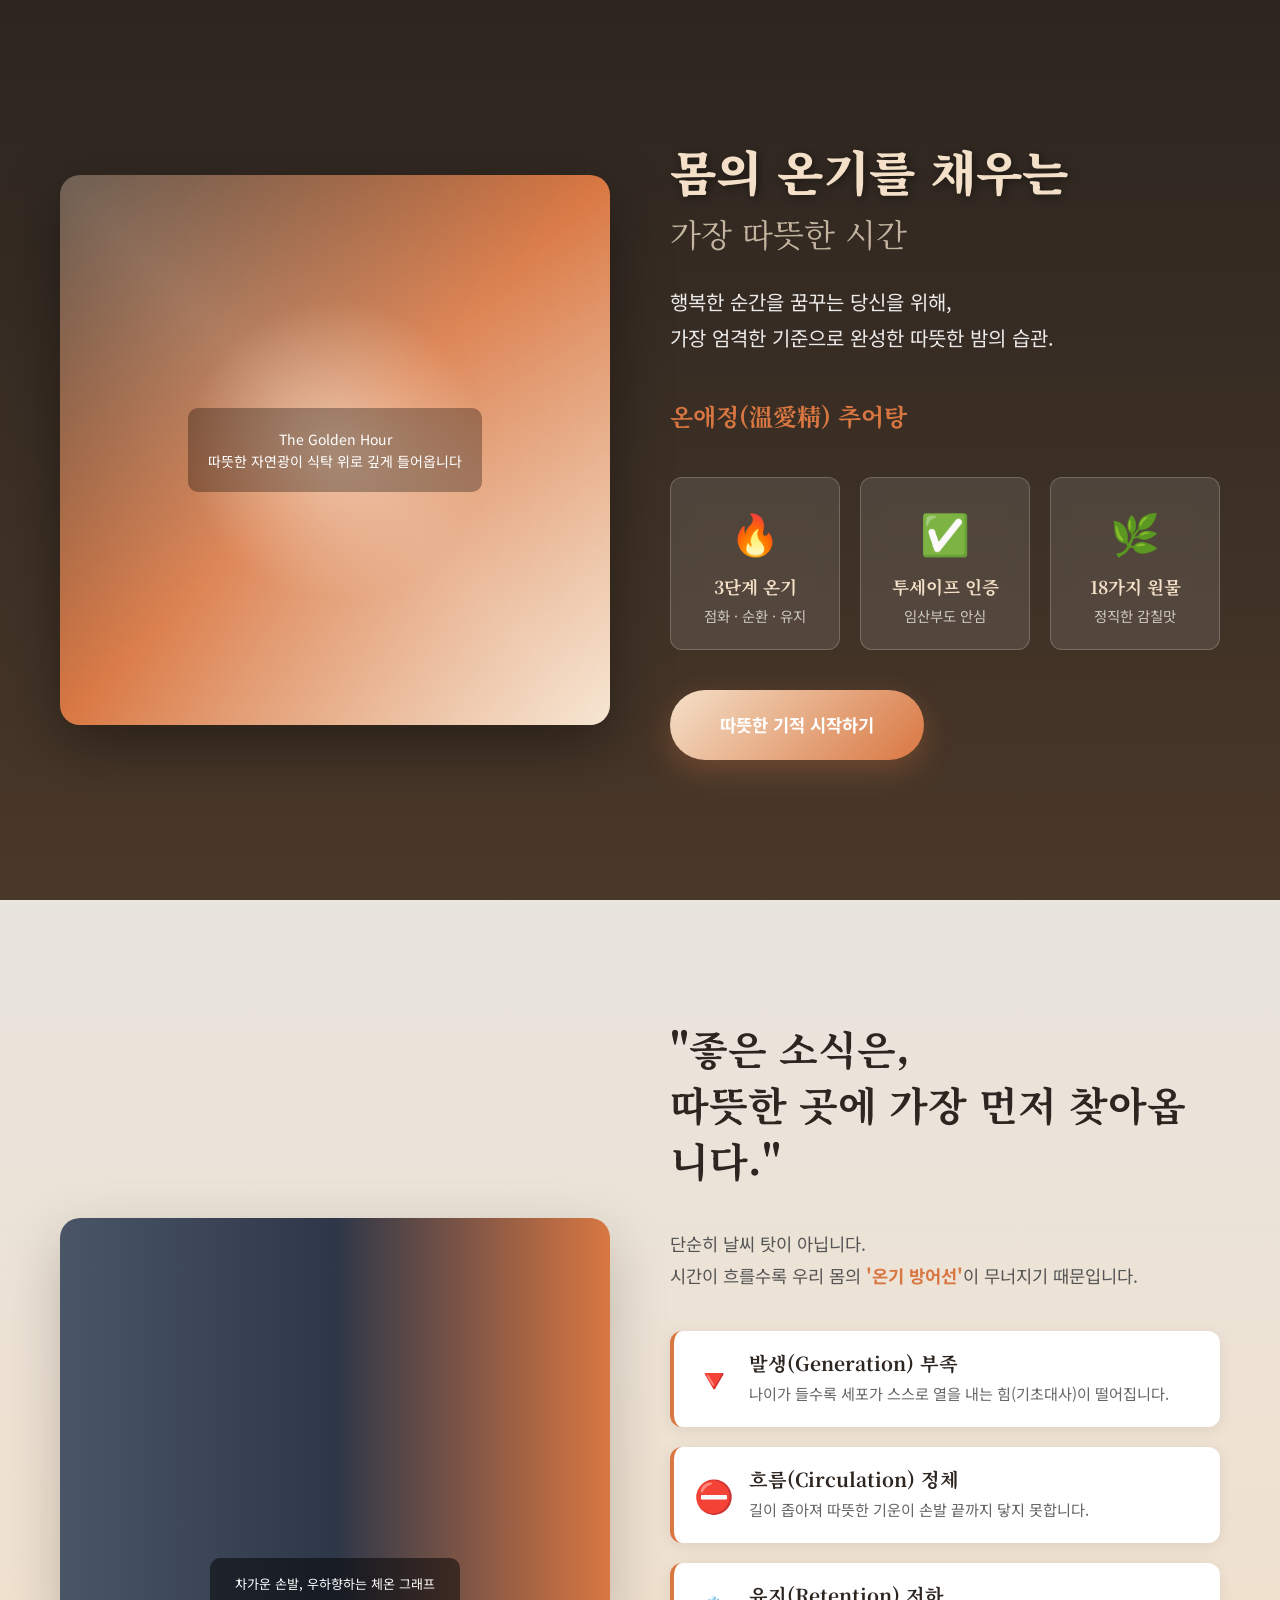
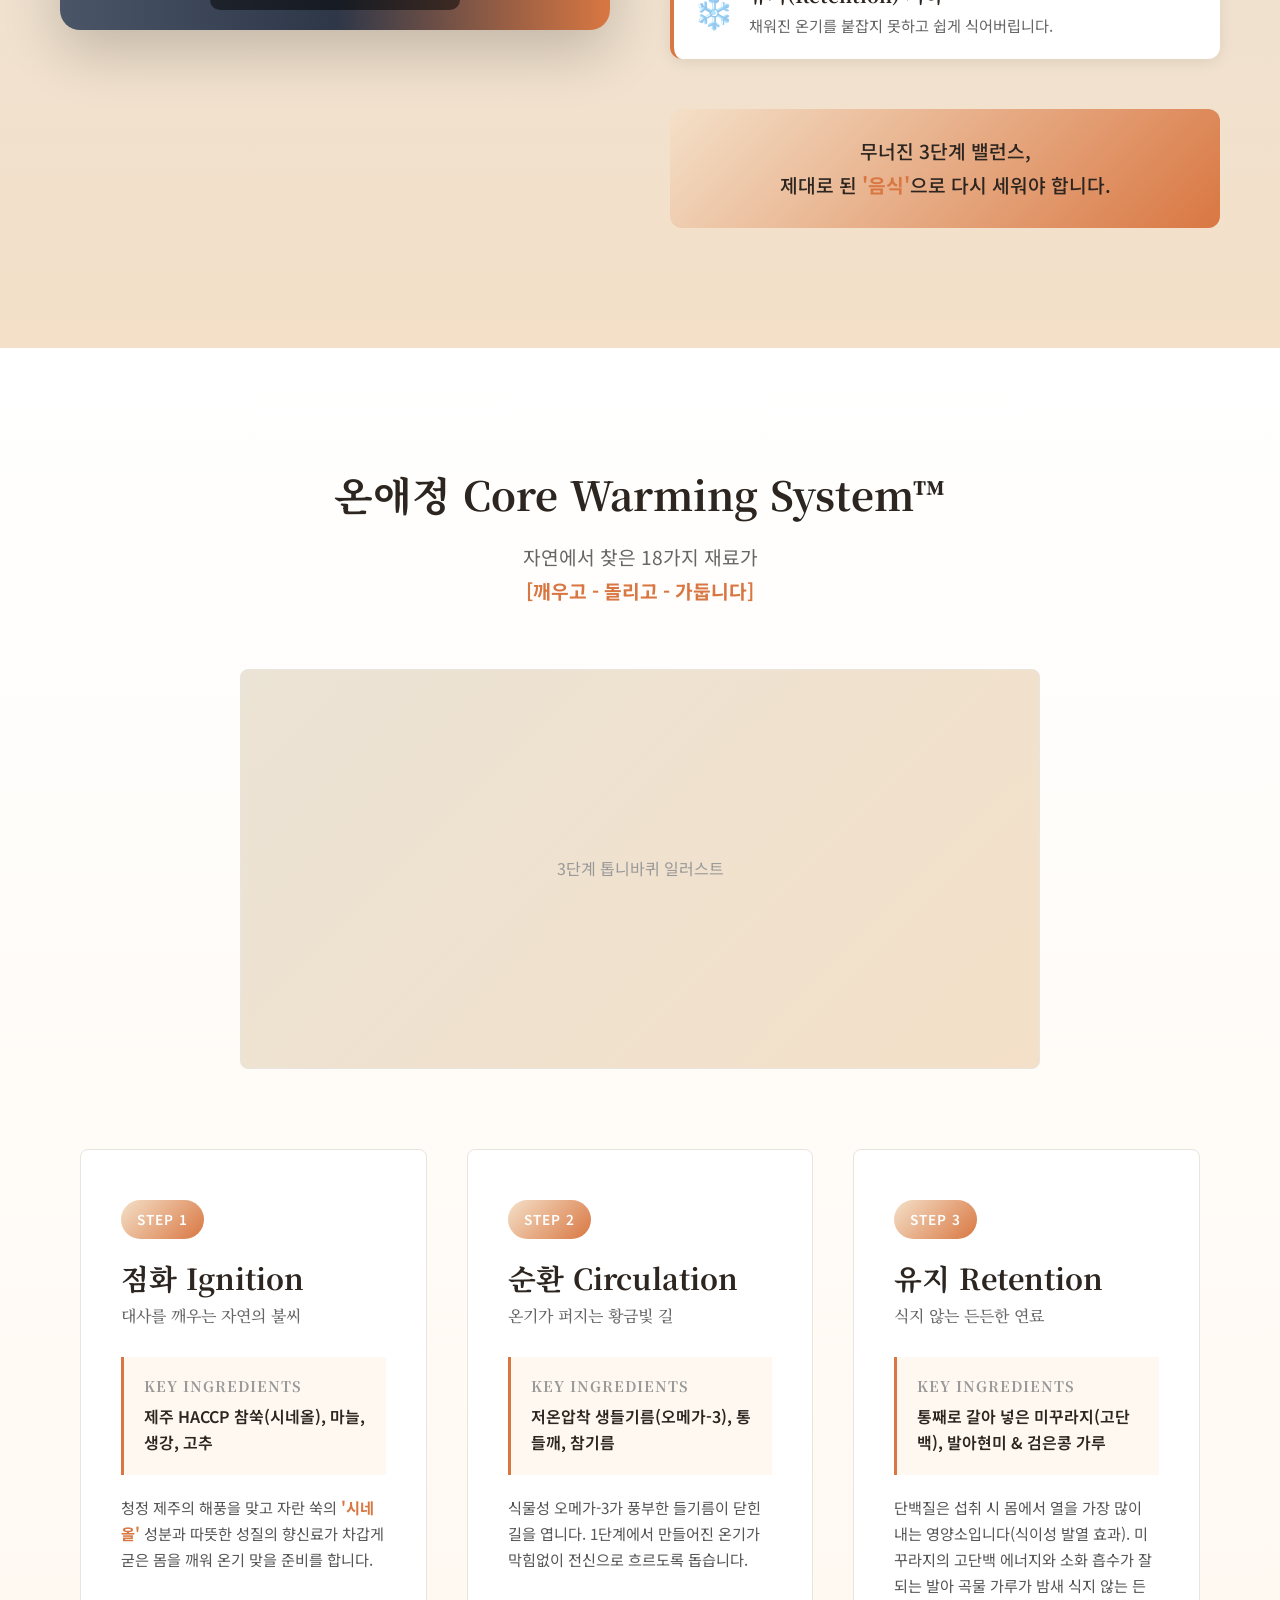
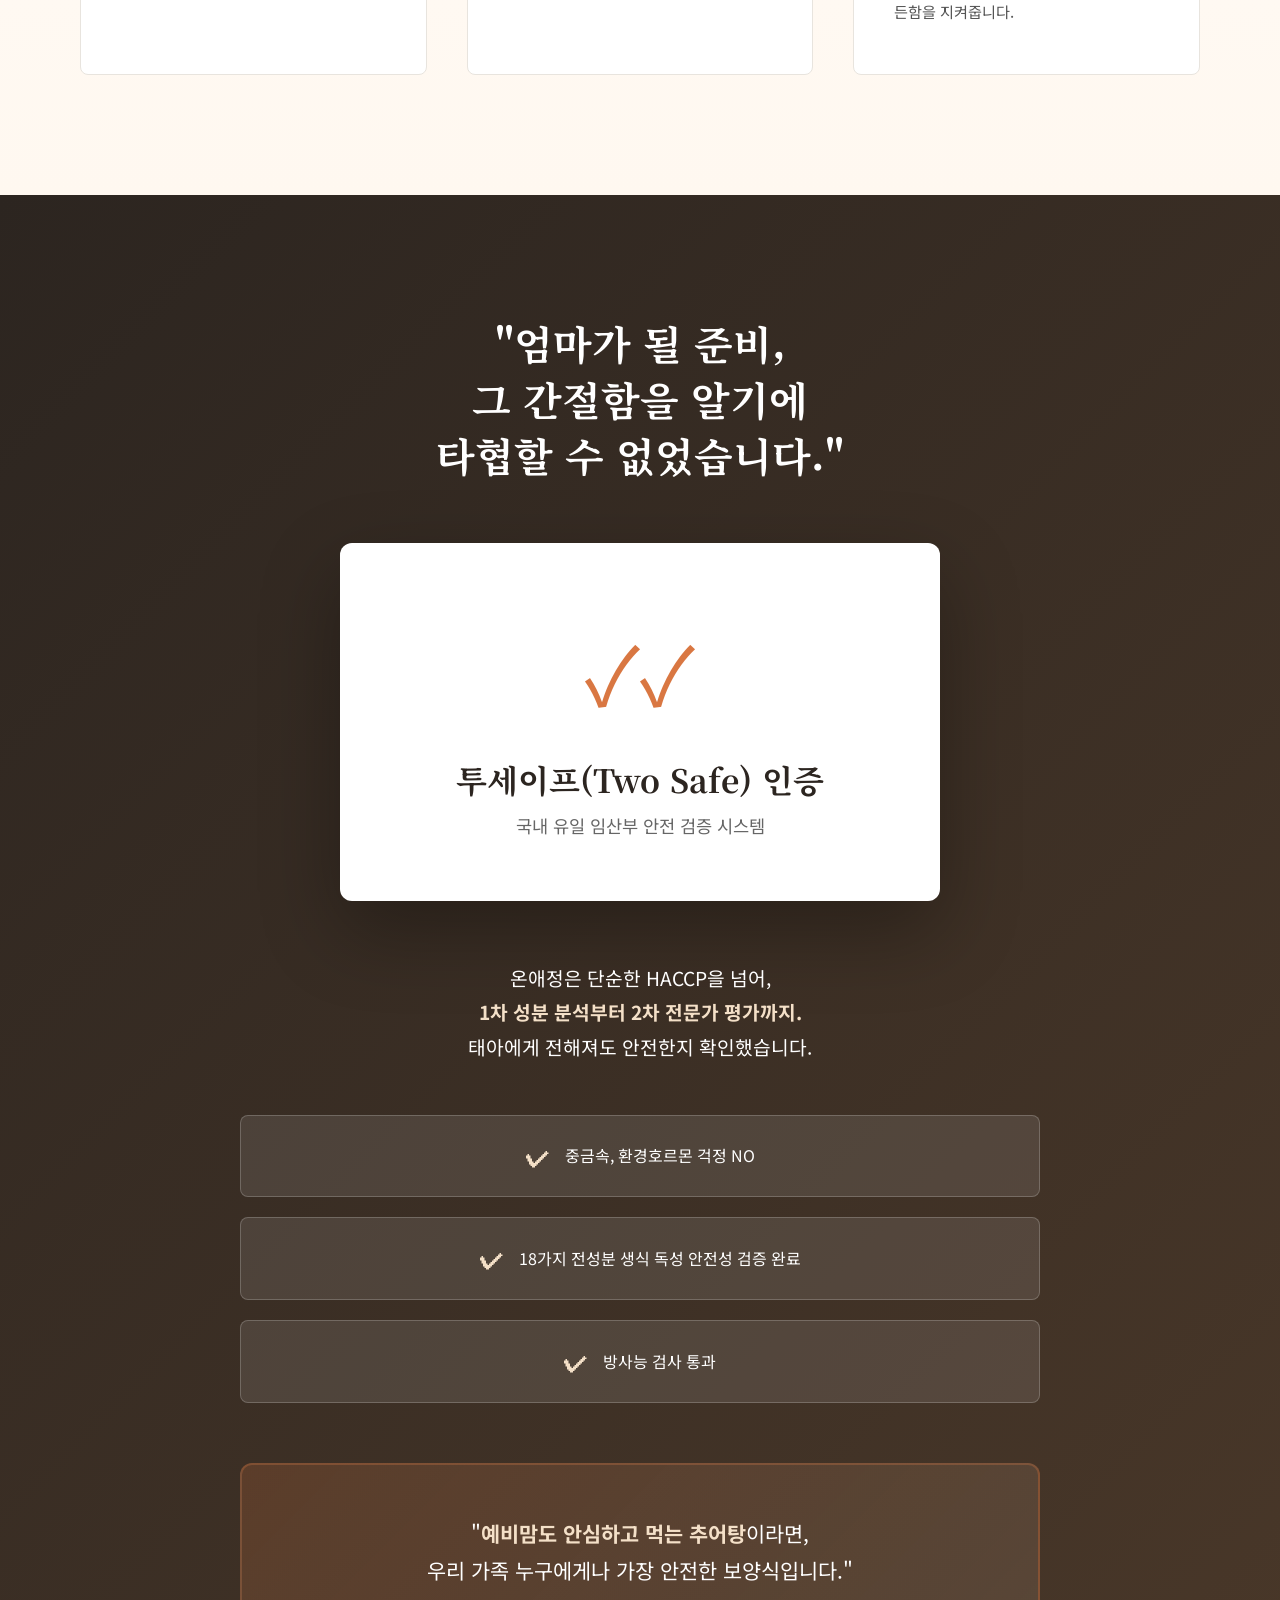
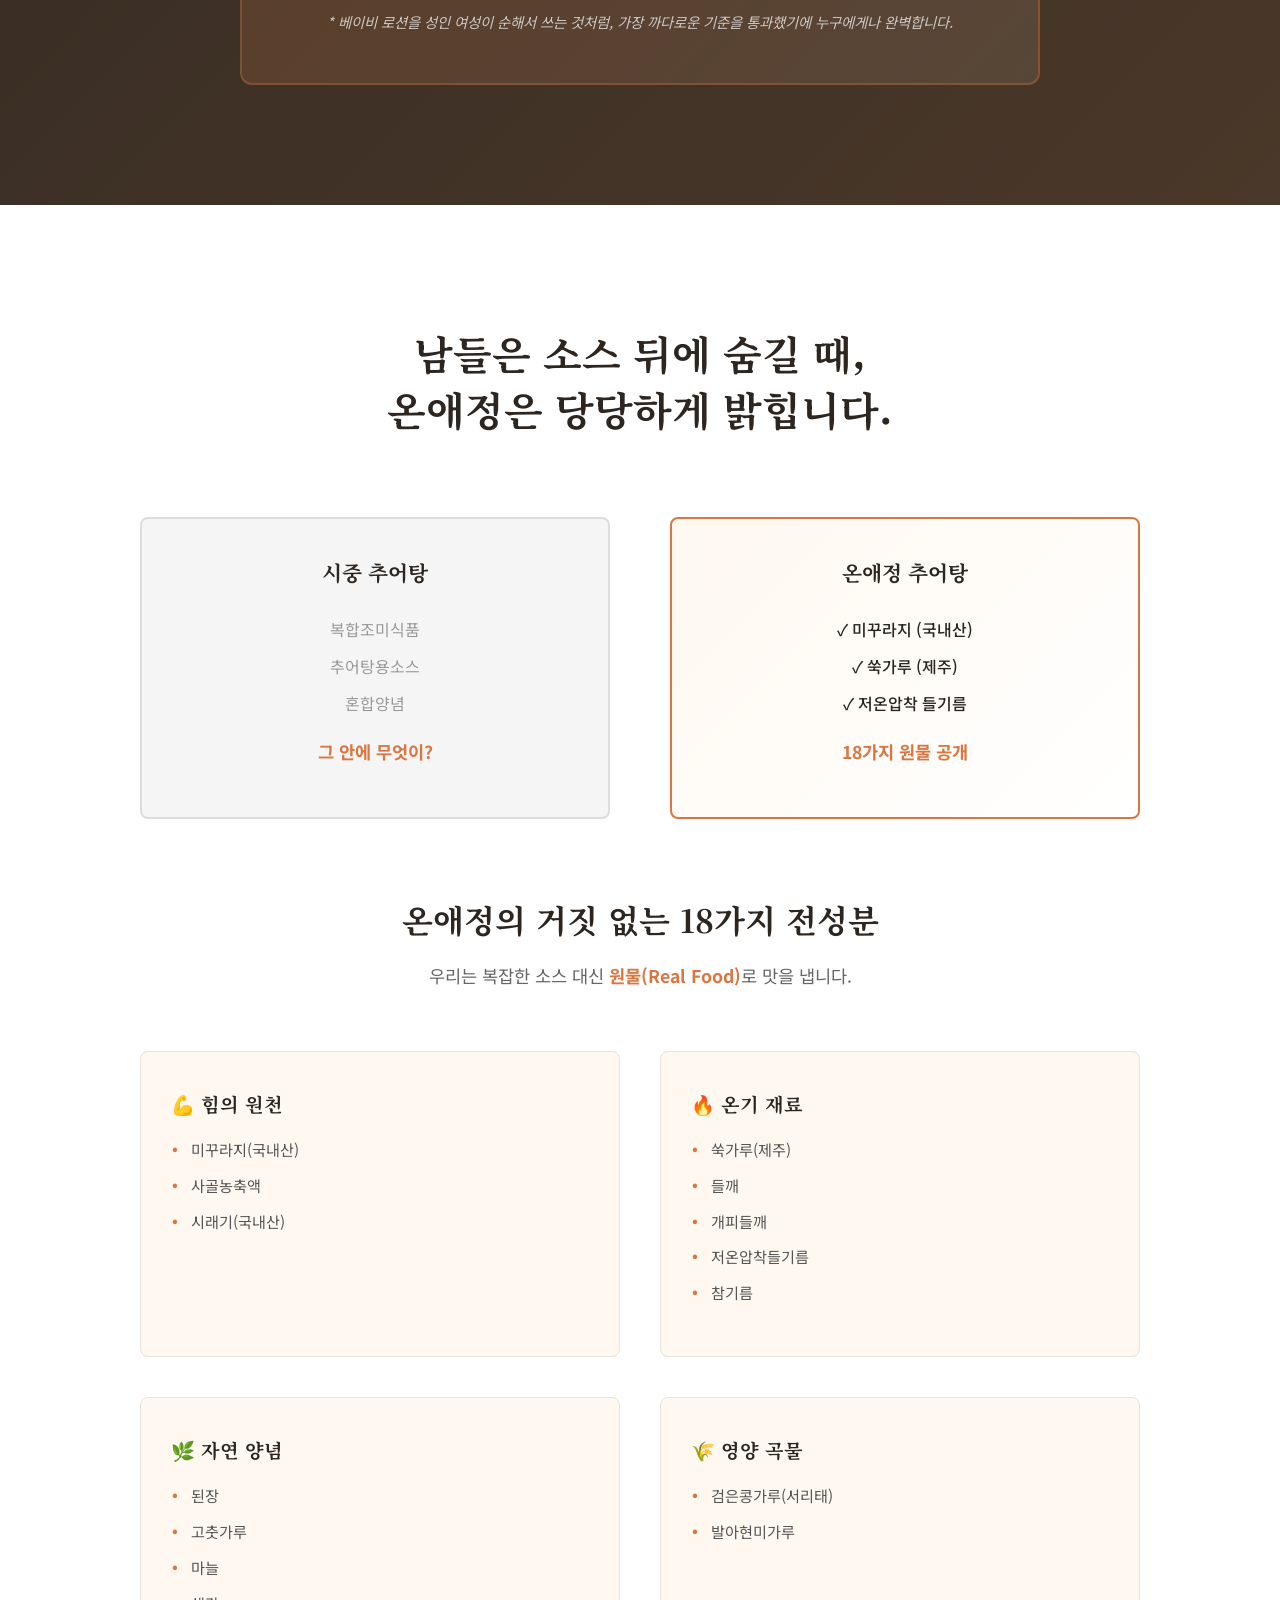
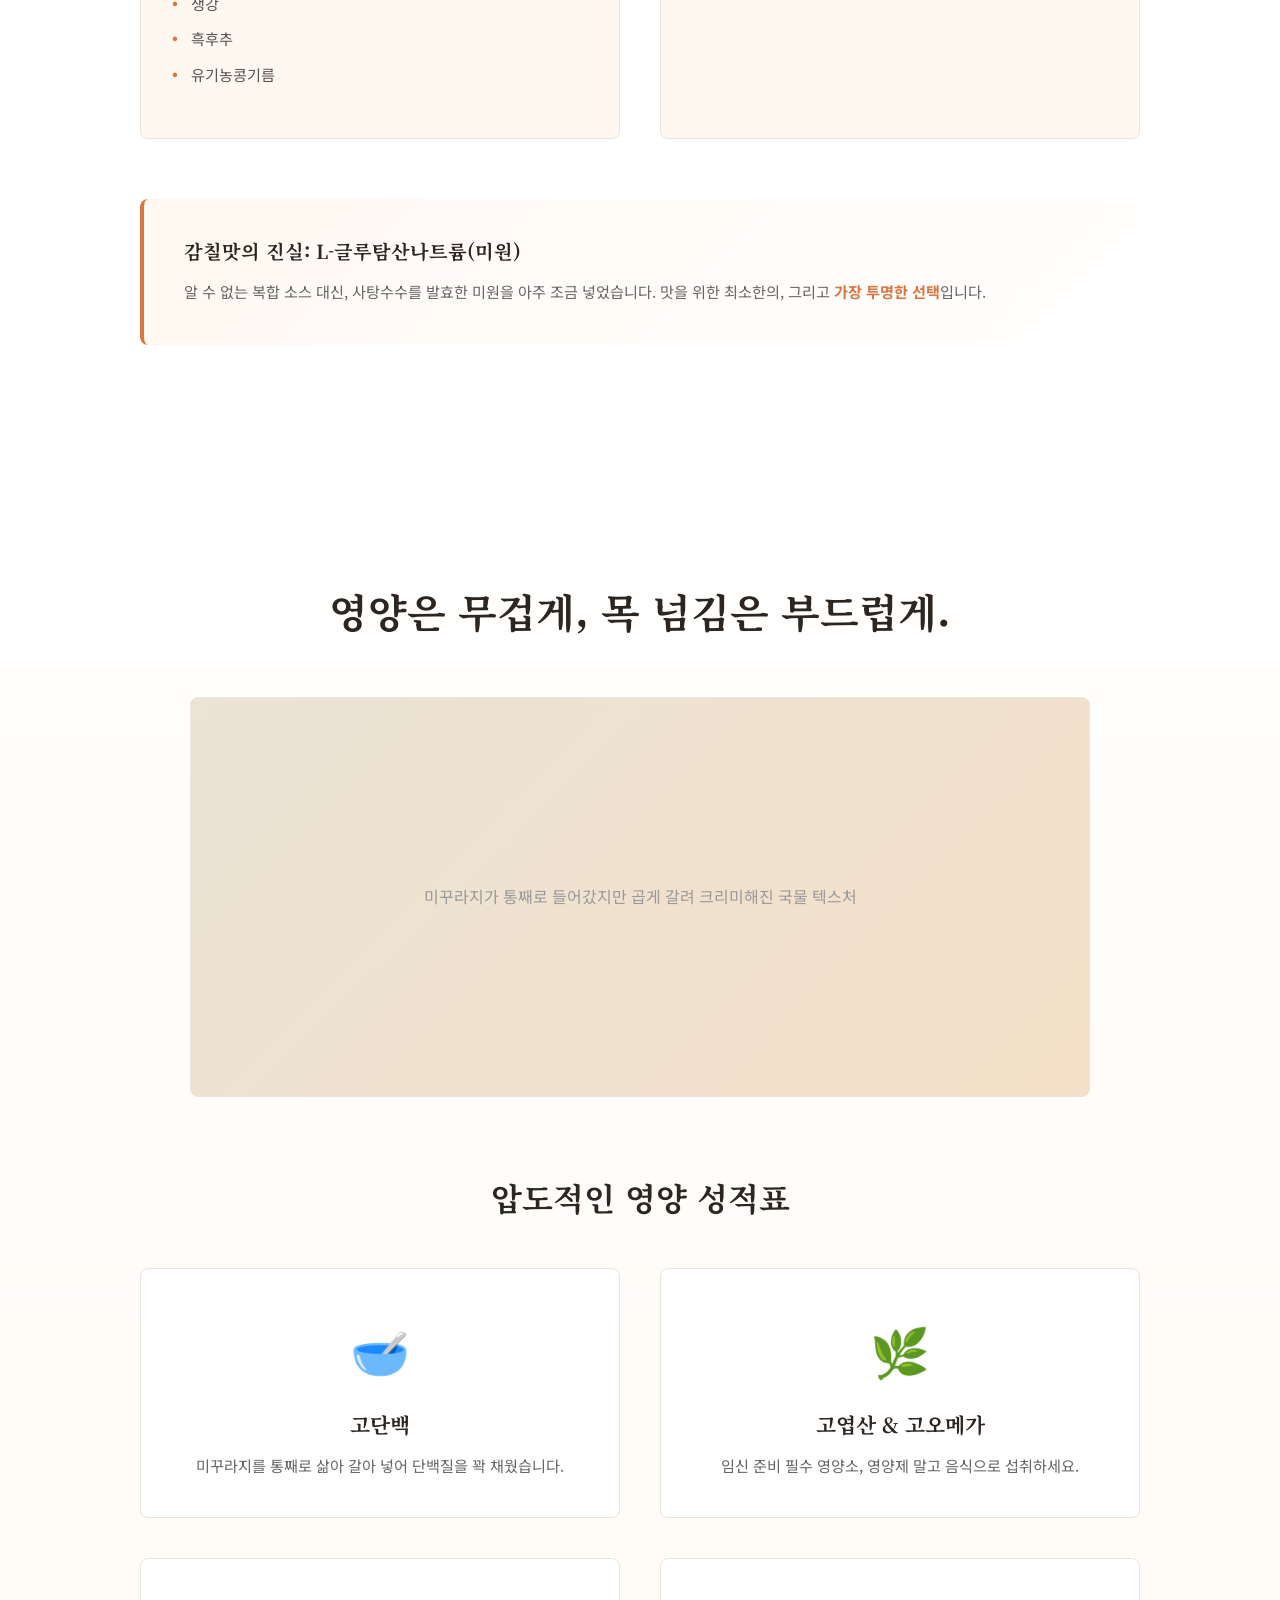
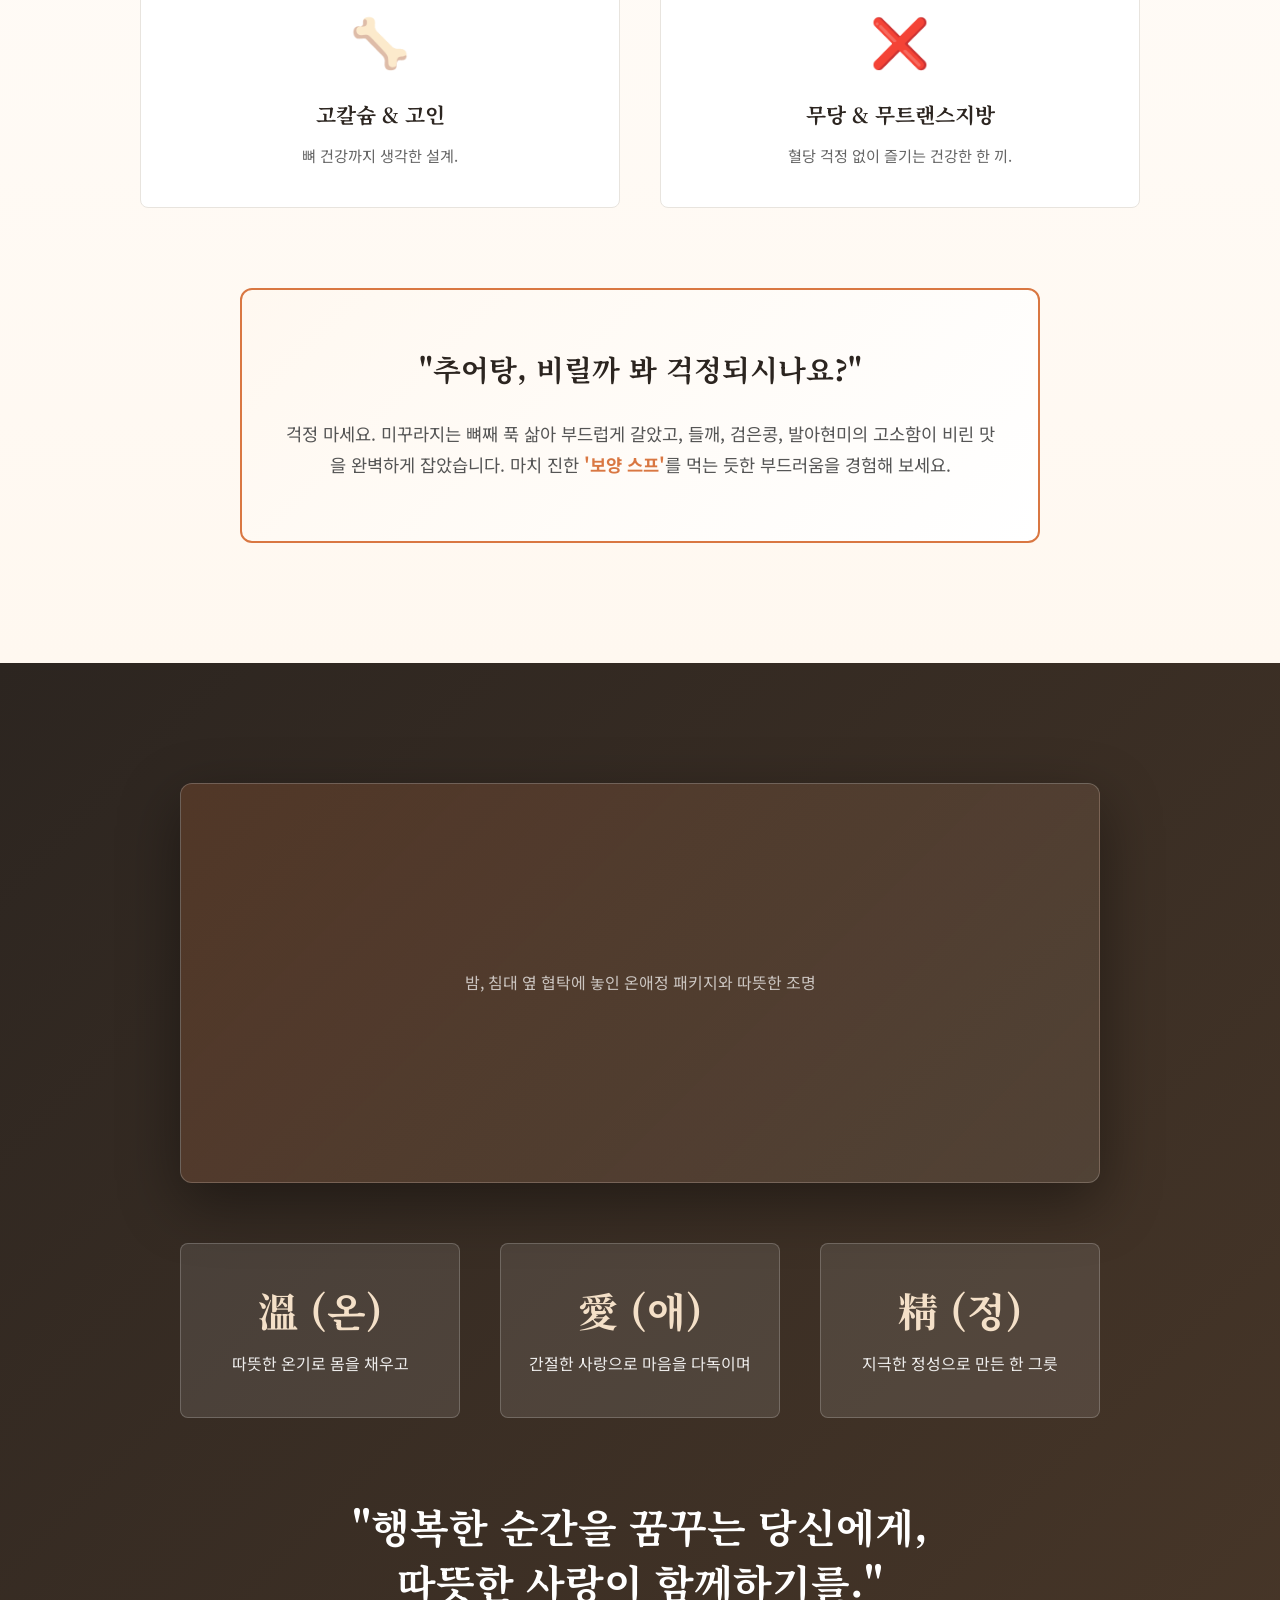
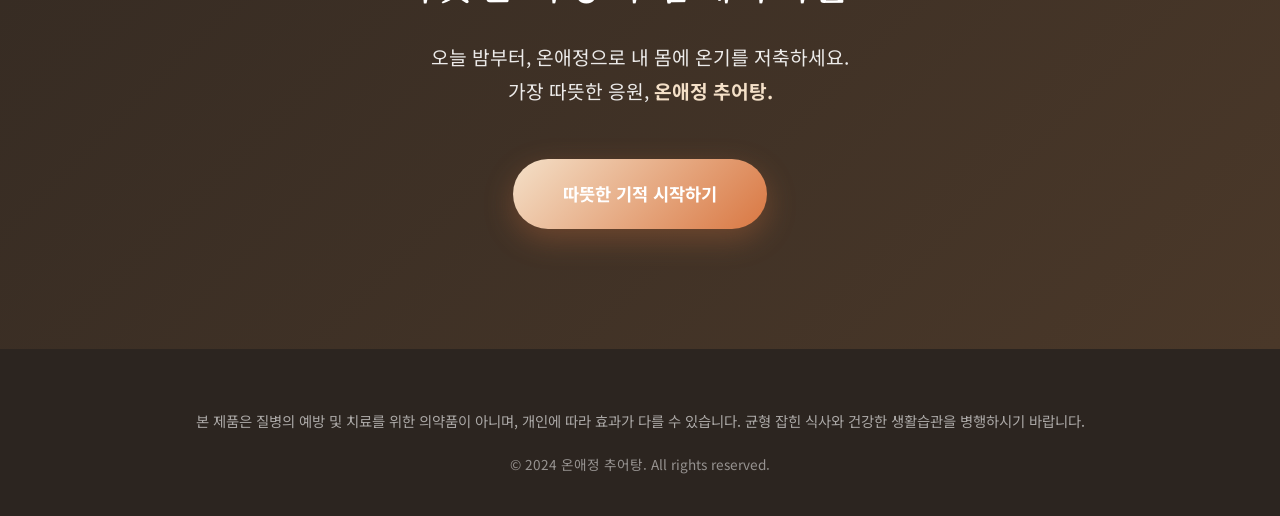
<file: index.html>
<!DOCTYPE html>
<html lang="ko">
<head>
    <meta charset="UTF-8">
    <meta name="viewport" content="width=device-width, initial-scale=1.0">
    <title>온애정 추어탕 - 몸의 온기를 채우는 가장 따뜻한 시간</title>
    <link rel="preconnect" href="https://fonts.googleapis.com">
    <link rel="preconnect" href="https://fonts.gstatic.com" crossorigin>
    <link href="https://fonts.googleapis.com/css2?family=Noto+Sans+KR:wght@300;400;500;600;700;900&family=Noto+Serif+KR:wght@400;600;700;900&display=swap" rel="stylesheet">
    <link rel="stylesheet" href="styles_golden.css">
</head>
<body>
    <!-- Progress Bar -->
    <div class="scroll-progress"></div>

    <!-- SECTION 1. INTRO - The Golden Hour -->
    <section class="intro-section">
        <div class="intro-container">
            <div class="intro-hero-image">
                <!-- AI Generated Image: Golden hour light on dining table -->
                <div class="hero-image-placeholder">
                    <div class="hero-glow"></div>
                    <div class="hero-light-effect"></div>
                    <p class="hero-image-desc">The Golden Hour<br>따뜻한 자연광이 식탁 위로 깊게 들어옵니다</p>
                </div>
            </div>
            
            <div class="intro-content">
                <h1 class="intro-title">
                    <span class="intro-title-main">몸의 온기를 채우는</span>
                    <span class="intro-title-sub">가장 따뜻한 시간</span>
                </h1>
                
                <p class="intro-copy">
                    행복한 순간을 꿈꾸는 당신을 위해,<br>
                    가장 엄격한 기준으로 완성한 따뜻한 밤의 습관.
                </p>
                
                <p class="intro-brand">온애정(溫愛精) 추어탕</p>
                
                <div class="intro-feature-cards">
                    <div class="feature-card">
                        <div class="feature-icon">🔥</div>
                        <h3>3단계 온기</h3>
                        <p>점화 · 순환 · 유지</p>
                    </div>
                    <div class="feature-card">
                        <div class="feature-icon">✅</div>
                        <h3>투세이프 인증</h3>
                        <p>임산부도 안심</p>
                    </div>
                    <div class="feature-card">
                        <div class="feature-icon">🌿</div>
                        <h3>18가지 원물</h3>
                        <p>정직한 감칠맛</p>
                    </div>
                </div>
                
                <a href="#solution" class="intro-cta">따뜻한 기적 시작하기</a>
            </div>
        </div>
    </section>

    <!-- SECTION 2. PROBLEM - 공감과 문제 제기 -->
    <section class="problem-section">
        <div class="problem-container">
            <div class="problem-visual">
                <!-- AI Generated Image: Cold hands, socks, temperature graph -->
                <div class="problem-image-placeholder">
                    <div class="coldness-visual"></div>
                    <p class="problem-image-desc">차가운 손발, 우하향하는 체온 그래프</p>
                </div>
            </div>
            
            <div class="problem-content">
                <h2 class="problem-title">
                    "좋은 소식은,<br>
                    따뜻한 곳에 가장 먼저 찾아옵니다."
                </h2>
                
                <p class="problem-intro">
                    단순히 날씨 탓이 아닙니다.<br>
                    시간이 흐를수록 우리 몸의 <strong>'온기 방어선'</strong>이 무너지기 때문입니다.
                </p>
                
                <div class="problem-list">
                    <div class="problem-item">
                        <div class="problem-icon">🔻</div>
                        <div class="problem-text">
                            <h4>발생(Generation) 부족</h4>
                            <p>나이가 들수록 세포가 스스로 열을 내는 힘(기초대사)이 떨어집니다.</p>
                        </div>
                    </div>
                    <div class="problem-item">
                        <div class="problem-icon">⛔</div>
                        <div class="problem-text">
                            <h4>흐름(Circulation) 정체</h4>
                            <p>길이 좁아져 따뜻한 기운이 손발 끝까지 닿지 못합니다.</p>
                        </div>
                    </div>
                    <div class="problem-item">
                        <div class="problem-icon">❄️</div>
                        <div class="problem-text">
                            <h4>유지(Retention) 저하</h4>
                            <p>채워진 온기를 붙잡지 못하고 쉽게 식어버립니다.</p>
                        </div>
                    </div>
                </div>
                
                <p class="problem-conclusion">
                    무너진 3단계 밸런스,<br>
                    제대로 된 <strong>'음식'</strong>으로 다시 세워야 합니다.
                </p>
            </div>
        </div>
    </section>

    <!-- SECTION 3. SOLUTION - Core Warming System™ -->
    <section id="solution" class="solution-section-anchor">
        <div class="solution-container-anchor">
            <div class="solution-header-anchor">
                <h2 class="solution-title-anchor">온애정 Core Warming System™</h2>
                <p class="solution-subtitle-anchor">
                    자연에서 찾은 18가지 재료가<br>
                    <strong>[깨우고 - 돌리고 - 가둡니다]</strong>
                </p>
            </div>
            
            <!-- AI Generated: 3-step mechanism illustration -->
            <div class="mechanism-visual">
                <div class="mechanism-placeholder">
                    <p>3단계 톱니바퀴 일러스트</p>
                </div>
            </div>
            
            <!-- 3 Steps -->
            <div class="steps-anchor-grid">
                <!-- STEP 1: Ignition -->
                <div class="step-anchor-card">
                    <div class="step-badge">STEP 1</div>
                    <h3 class="step-title-main">점화 Ignition</h3>
                    <h4 class="step-title-sub">대사를 깨우는 자연의 불씨</h4>
                    
                    <div class="step-ingredients">
                        <h5>Key Ingredients</h5>
                        <p>제주 HACCP 참쑥(시네올), 마늘, 생강, 고추</p>
                    </div>
                    
                    <div class="step-logic">
                        <p>
                            청정 제주의 해풍을 맞고 자란 쑥의 <strong>'시네올'</strong> 성분과 
                            따뜻한 성질의 향신료가 차갑게 굳은 몸을 깨워 
                            온기 맞을 준비를 합니다.
                        </p>
                    </div>
                </div>
                
                <!-- STEP 2: Circulation -->
                <div class="step-anchor-card">
                    <div class="step-badge">STEP 2</div>
                    <h3 class="step-title-main">순환 Circulation</h3>
                    <h4 class="step-title-sub">온기가 퍼지는 황금빛 길</h4>
                    
                    <div class="step-ingredients">
                        <h5>Key Ingredients</h5>
                        <p>저온압착 생들기름(오메가-3), 통들깨, 참기름</p>
                    </div>
                    
                    <div class="step-logic">
                        <p>
                            식물성 오메가-3가 풍부한 들기름이 닫힌 길을 엽니다. 
                            1단계에서 만들어진 온기가 막힘없이 전신으로 
                            흐르도록 돕습니다.
                        </p>
                    </div>
                </div>
                
                <!-- STEP 3: Retention -->
                <div class="step-anchor-card">
                    <div class="step-badge">STEP 3</div>
                    <h3 class="step-title-main">유지 Retention</h3>
                    <h4 class="step-title-sub">식지 않는 든든한 연료</h4>
                    
                    <div class="step-ingredients">
                        <h5>Key Ingredients</h5>
                        <p>통째로 갈아 넣은 미꾸라지(고단백), 발아현미 & 검은콩 가루</p>
                    </div>
                    
                    <div class="step-logic">
                        <p>
                            단백질은 섭취 시 몸에서 열을 가장 많이 내는 영양소입니다(식이성 발열 효과). 
                            미꾸라지의 고단백 에너지와 소화 흡수가 잘되는 발아 곡물 가루가 
                            밤새 식지 않는 든든함을 지켜줍니다.
                        </p>
                    </div>
                </div>
            </div>
        </div>
    </section>

    <!-- SECTION 4. SAFETY - 투세이프 인증 (Anchor & Expand) -->
    <section class="safety-section-anchor">
        <div class="safety-container-anchor">
            <div class="safety-header-anchor">
                <h2 class="safety-title-anchor">
                    "엄마가 될 준비,<br>
                    그 간절함을 알기에<br>
                    타협할 수 없었습니다."
                </h2>
            </div>
            
            <!-- Two-Safe Badge (Large) -->
            <div class="twosafe-badge-large">
                <div class="badge-icon-large">✓✓</div>
                <h3>투세이프(Two Safe) 인증</h3>
                <p>국내 유일 임산부 안전 검증 시스템</p>
            </div>
            
            <div class="safety-content-anchor">
                <p class="safety-intro">
                    온애정은 단순한 HACCP을 넘어,<br>
                    <strong>1차 성분 분석부터 2차 전문가 평가까지.</strong><br>
                    태아에게 전해져도 안전한지 확인했습니다.
                </p>
                
                <div class="safety-checks">
                    <div class="check-item">
                        <div class="check-icon">✔</div>
                        <p>중금속, 환경호르몬 걱정 NO</p>
                    </div>
                    <div class="check-item">
                        <div class="check-icon">✔</div>
                        <p>18가지 전성분 생식 독성 안전성 검증 완료</p>
                    </div>
                    <div class="check-item">
                        <div class="check-icon">✔</div>
                        <p>방사능 검사 통과</p>
                    </div>
                </div>
                
                <div class="safety-expand-message">
                    <p class="expand-copy">
                        "<strong>예비맘도 안심하고 먹는 추어탕</strong>이라면,<br>
                        우리 가족 누구에게나 가장 안전한 보양식입니다."
                    </p>
                    <p class="expand-note">
                        * 베이비 로션을 성인 여성이 순해서 쓰는 것처럼, 
                        가장 까다로운 기준을 통과했기에 누구에게나 완벽합니다.
                    </p>
                </div>
            </div>
        </div>
    </section>

    <!-- SECTION 5. TRANSPARENCY - 클린 라벨 -->
    <section class="transparency-section-anchor">
        <div class="transparency-container-anchor">
            <div class="transparency-header-anchor">
                <h2 class="transparency-title-anchor">
                    남들은 소스 뒤에 숨길 때,<br>
                    온애정은 당당하게 밝힙니다.
                </h2>
            </div>
            
            <!-- Visual Comparison -->
            <div class="comparison-visual">
                <div class="comparison-before">
                    <h3>시중 추어탕</h3>
                    <div class="ingredient-hidden">
                        <p>복합조미식품</p>
                        <p>추어탕용소스</p>
                        <p>혼합양념</p>
                        <p class="question">그 안에 무엇이?</p>
                    </div>
                </div>
                <div class="comparison-after">
                    <h3>온애정 추어탕</h3>
                    <div class="ingredient-revealed">
                        <p>✓ 미꾸라지 (국내산)</p>
                        <p>✓ 쑥가루 (제주)</p>
                        <p>✓ 저온압착 들기름</p>
                        <p class="answer">18가지 원물 공개</p>
                    </div>
                </div>
            </div>
            
            <div class="transparency-content">
                <h3 class="ingredients-title">온애정의 거짓 없는 18가지 전성분</h3>
                <p class="ingredients-intro">
                    우리는 복잡한 소스 대신 <strong>원물(Real Food)</strong>로 맛을 냅니다.
                </p>
                
                <div class="ingredients-grid-anchor">
                    <div class="ingredient-category">
                        <h4>💪 힘의 원천</h4>
                        <ul>
                            <li>미꾸라지(국내산)</li>
                            <li>사골농축액</li>
                            <li>시래기(국내산)</li>
                        </ul>
                    </div>
                    
                    <div class="ingredient-category">
                        <h4>🔥 온기 재료</h4>
                        <ul>
                            <li>쑥가루(제주)</li>
                            <li>들깨</li>
                            <li>개피들깨</li>
                            <li>저온압착들기름</li>
                            <li>참기름</li>
                        </ul>
                    </div>
                    
                    <div class="ingredient-category">
                        <h4>🌿 자연 양념</h4>
                        <ul>
                            <li>된장</li>
                            <li>고춧가루</li>
                            <li>마늘</li>
                            <li>생강</li>
                            <li>흑후추</li>
                            <li>유기농콩기름</li>
                        </ul>
                    </div>
                    
                    <div class="ingredient-category">
                        <h4>🌾 영양 곡물</h4>
                        <ul>
                            <li>검은콩가루(서리태)</li>
                            <li>발아현미가루</li>
                        </ul>
                    </div>
                </div>
                
                <!-- MSG 투명 공개 -->
                <div class="msg-transparency">
                    <h4>감칠맛의 진실: L-글루탐산나트륨(미원)</h4>
                    <p class="msg-note">
                        알 수 없는 복합 소스 대신, 사탕수수를 발효한 미원을 아주 조금 넣었습니다. 
                        맛을 위한 최소한의, 그리고 <strong>가장 투명한 선택</strong>입니다.
                    </p>
                </div>
            </div>
        </div>
    </section>

    <!-- SECTION 6. NUTRITION & TASTE - 영양 스펙 & 맛 -->
    <section class="nutrition-section-anchor">
        <div class="nutrition-container-anchor">
            <div class="nutrition-header">
                <h2 class="nutrition-title">영양은 무겁게, 목 넘김은 부드럽게.</h2>
            </div>
            
            <!-- Visual: Creamy texture close-up -->
            <div class="texture-visual">
                <div class="texture-placeholder">
                    <p>미꾸라지가 통째로 들어갔지만 곱게 갈려 크리미해진 국물 텍스처</p>
                </div>
            </div>
            
            <div class="nutrition-specs">
                <h3>압도적인 영양 성적표</h3>
                
                <div class="specs-grid">
                    <div class="spec-card">
                        <div class="spec-icon">🥣</div>
                        <h4>고단백</h4>
                        <p>미꾸라지를 통째로 삶아 갈아 넣어 단백질을 꽉 채웠습니다.</p>
                    </div>
                    
                    <div class="spec-card">
                        <div class="spec-icon">🌿</div>
                        <h4>고엽산 & 고오메가</h4>
                        <p>임신 준비 필수 영양소, 영양제 말고 음식으로 섭취하세요.</p>
                    </div>
                    
                    <div class="spec-card">
                        <div class="spec-icon">🦴</div>
                        <h4>고칼슘 & 고인</h4>
                        <p>뼈 건강까지 생각한 설계.</p>
                    </div>
                    
                    <div class="spec-card">
                        <div class="spec-icon">❌</div>
                        <h4>무당 & 무트랜스지방</h4>
                        <p>혈당 걱정 없이 즐기는 건강한 한 끼.</p>
                    </div>
                </div>
            </div>
            
            <div class="taste-section">
                <h3>"추어탕, 비릴까 봐 걱정되시나요?"</h3>
                <p class="taste-answer">
                    걱정 마세요. 미꾸라지는 뼈째 푹 삶아 부드럽게 갈았고, 
                    들깨, 검은콩, 발아현미의 고소함이 비린 맛을 완벽하게 잡았습니다. 
                    마치 진한 <strong>'보양 스프'</strong>를 먹는 듯한 부드러움을 경험해 보세요.
                </p>
            </div>
        </div>
    </section>

    <!-- SECTION 7. OUTRO - 아웃트로 -->
    <section class="outro-section-anchor">
        <div class="outro-container-anchor">
            <!-- Visual: Peaceful night scene -->
            <div class="outro-visual">
                <div class="outro-image-placeholder">
                    <p>밤, 침대 옆 협탁에 놓인 온애정 패키지와 따뜻한 조명</p>
                </div>
            </div>
            
            <div class="outro-content-anchor">
                <div class="brand-meaning">
                    <div class="meaning-item">
                        <h3>溫 (온)</h3>
                        <p>따뜻한 온기로 몸을 채우고</p>
                    </div>
                    <div class="meaning-item">
                        <h3>愛 (애)</h3>
                        <p>간절한 사랑으로 마음을 다독이며</p>
                    </div>
                    <div class="meaning-item">
                        <h3>精 (정)</h3>
                        <p>지극한 정성으로 만든 한 그릇</p>
                    </div>
                </div>
                
                <h2 class="outro-title">
                    "행복한 순간을 꿈꾸는 당신에게,<br>
                    따뜻한 사랑이 함께하기를."
                </h2>
                
                <p class="outro-copy">
                    오늘 밤부터, 온애정으로 내 몸에 온기를 저축하세요.<br>
                    가장 따뜻한 응원, <strong>온애정 추어탕.</strong>
                </p>
                
                <a href="#" class="outro-cta">따뜻한 기적 시작하기</a>
            </div>
        </div>
    </section>

    <!-- FOOTER -->
    <footer class="footer">
        <div class="footer-container">
            <div class="footer-legal">
                <p class="footer-disclaimer">
                    본 제품은 질병의 예방 및 치료를 위한 의약품이 아니며, 
                    개인에 따라 효과가 다를 수 있습니다. 
                    균형 잡힌 식사와 건강한 생활습관을 병행하시기 바랍니다.
                </p>
                <p class="footer-copyright">
                    &copy; 2024 온애정 추어탕. All rights reserved.
                </p>
            </div>
        </div>
    </footer>

    <script src="script_golden.js"></script>
</body>
</html>
</file>
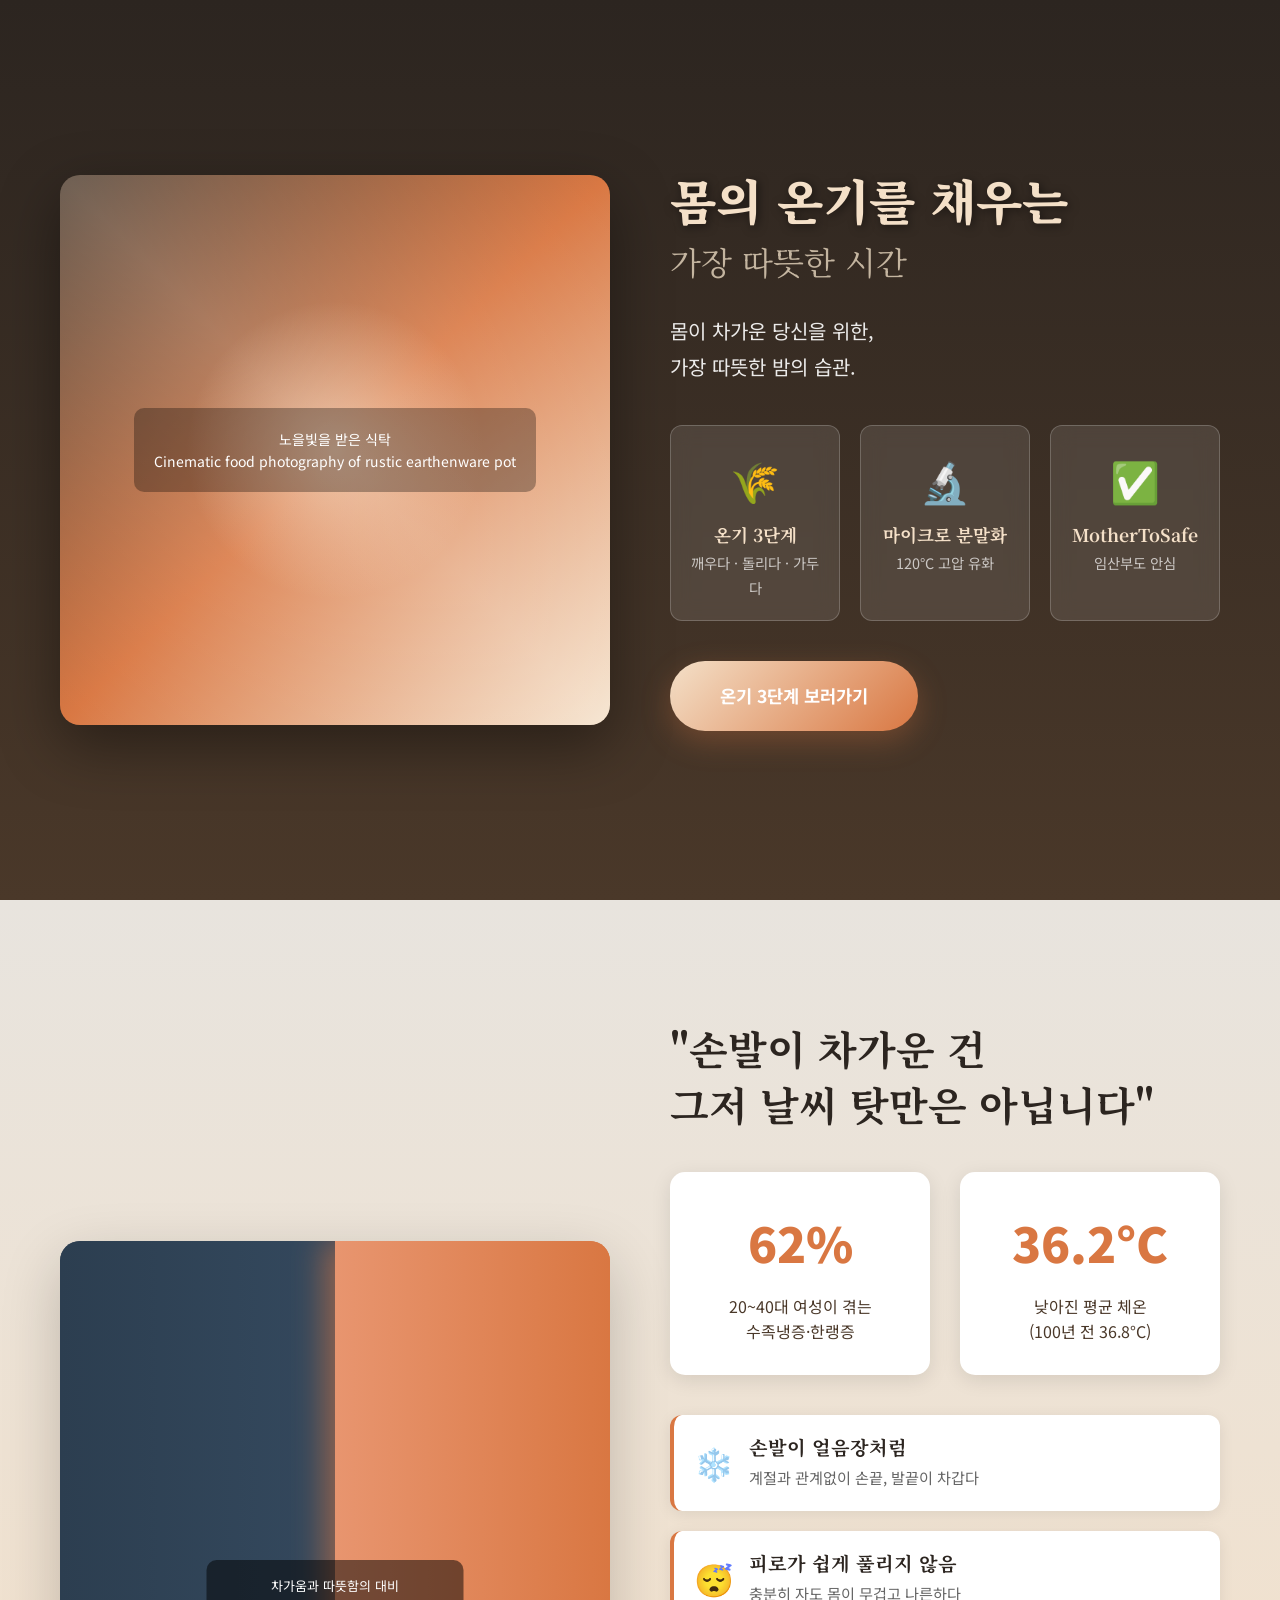
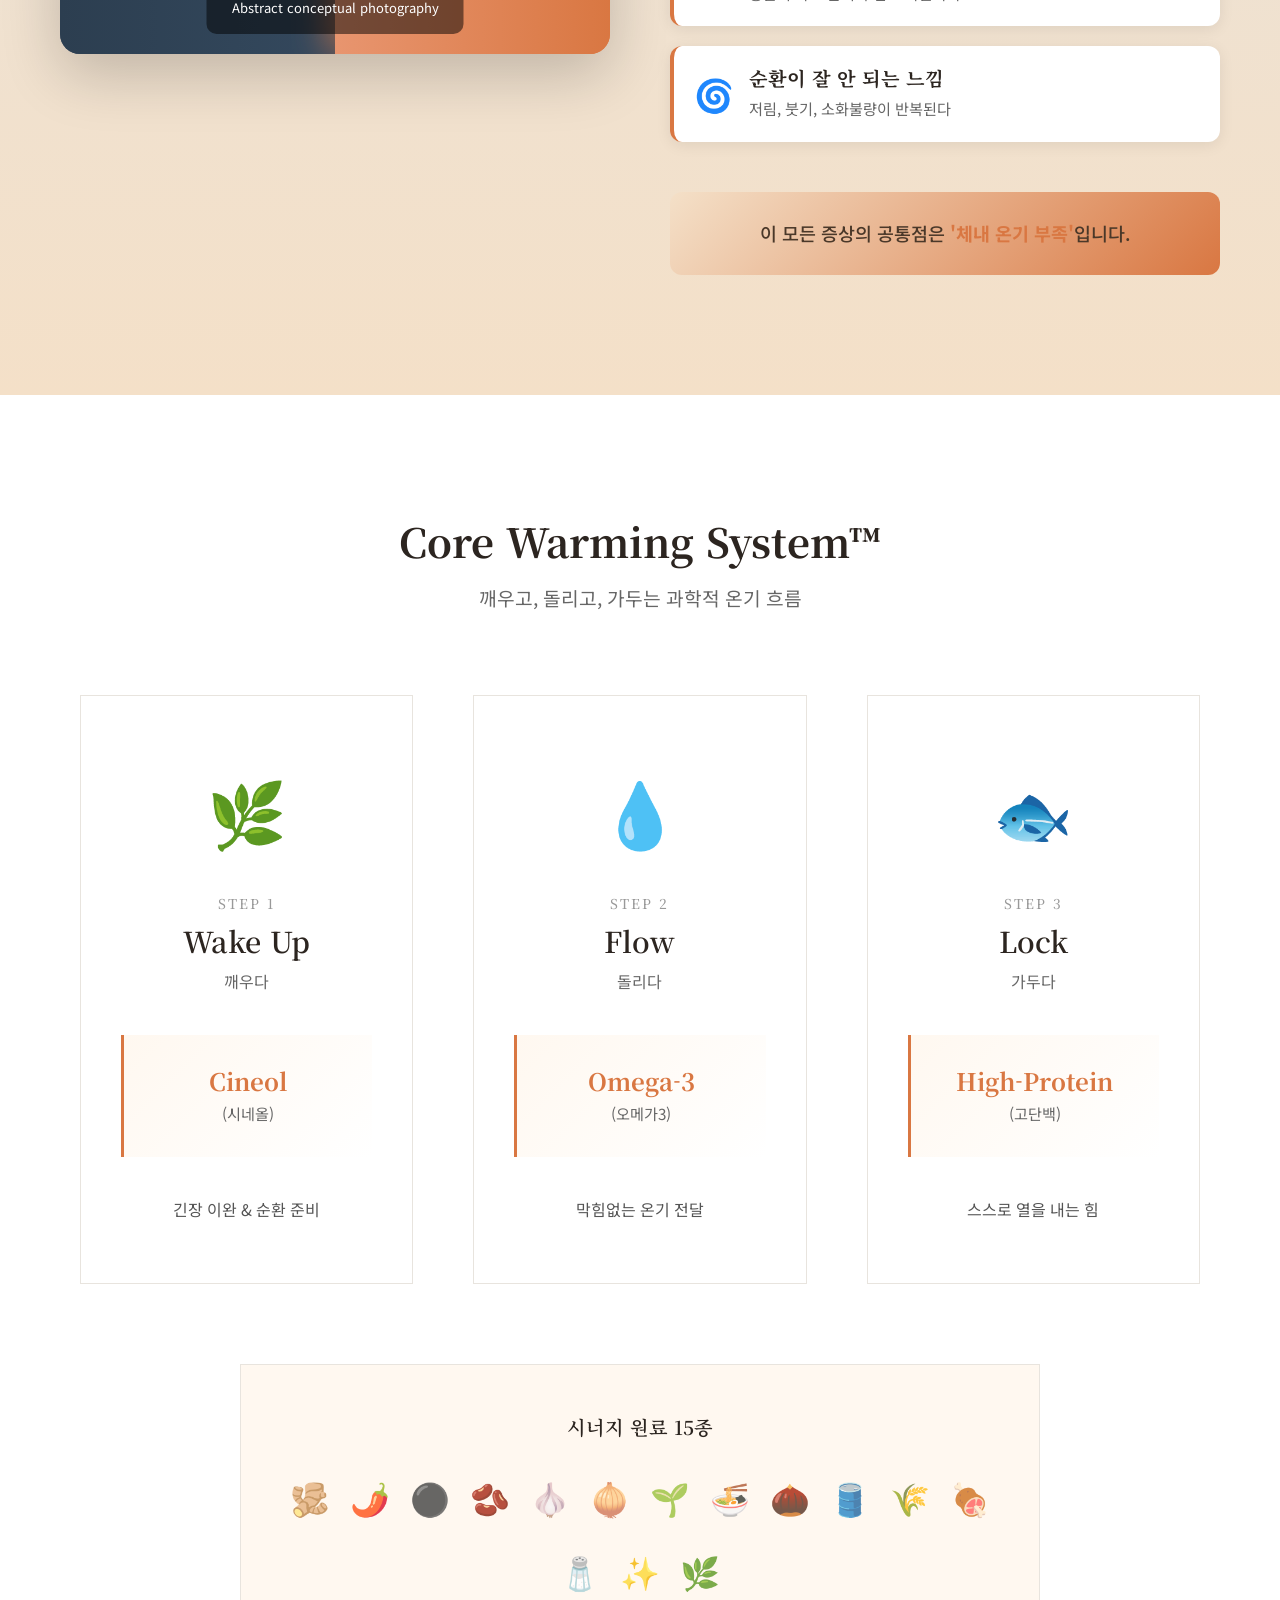
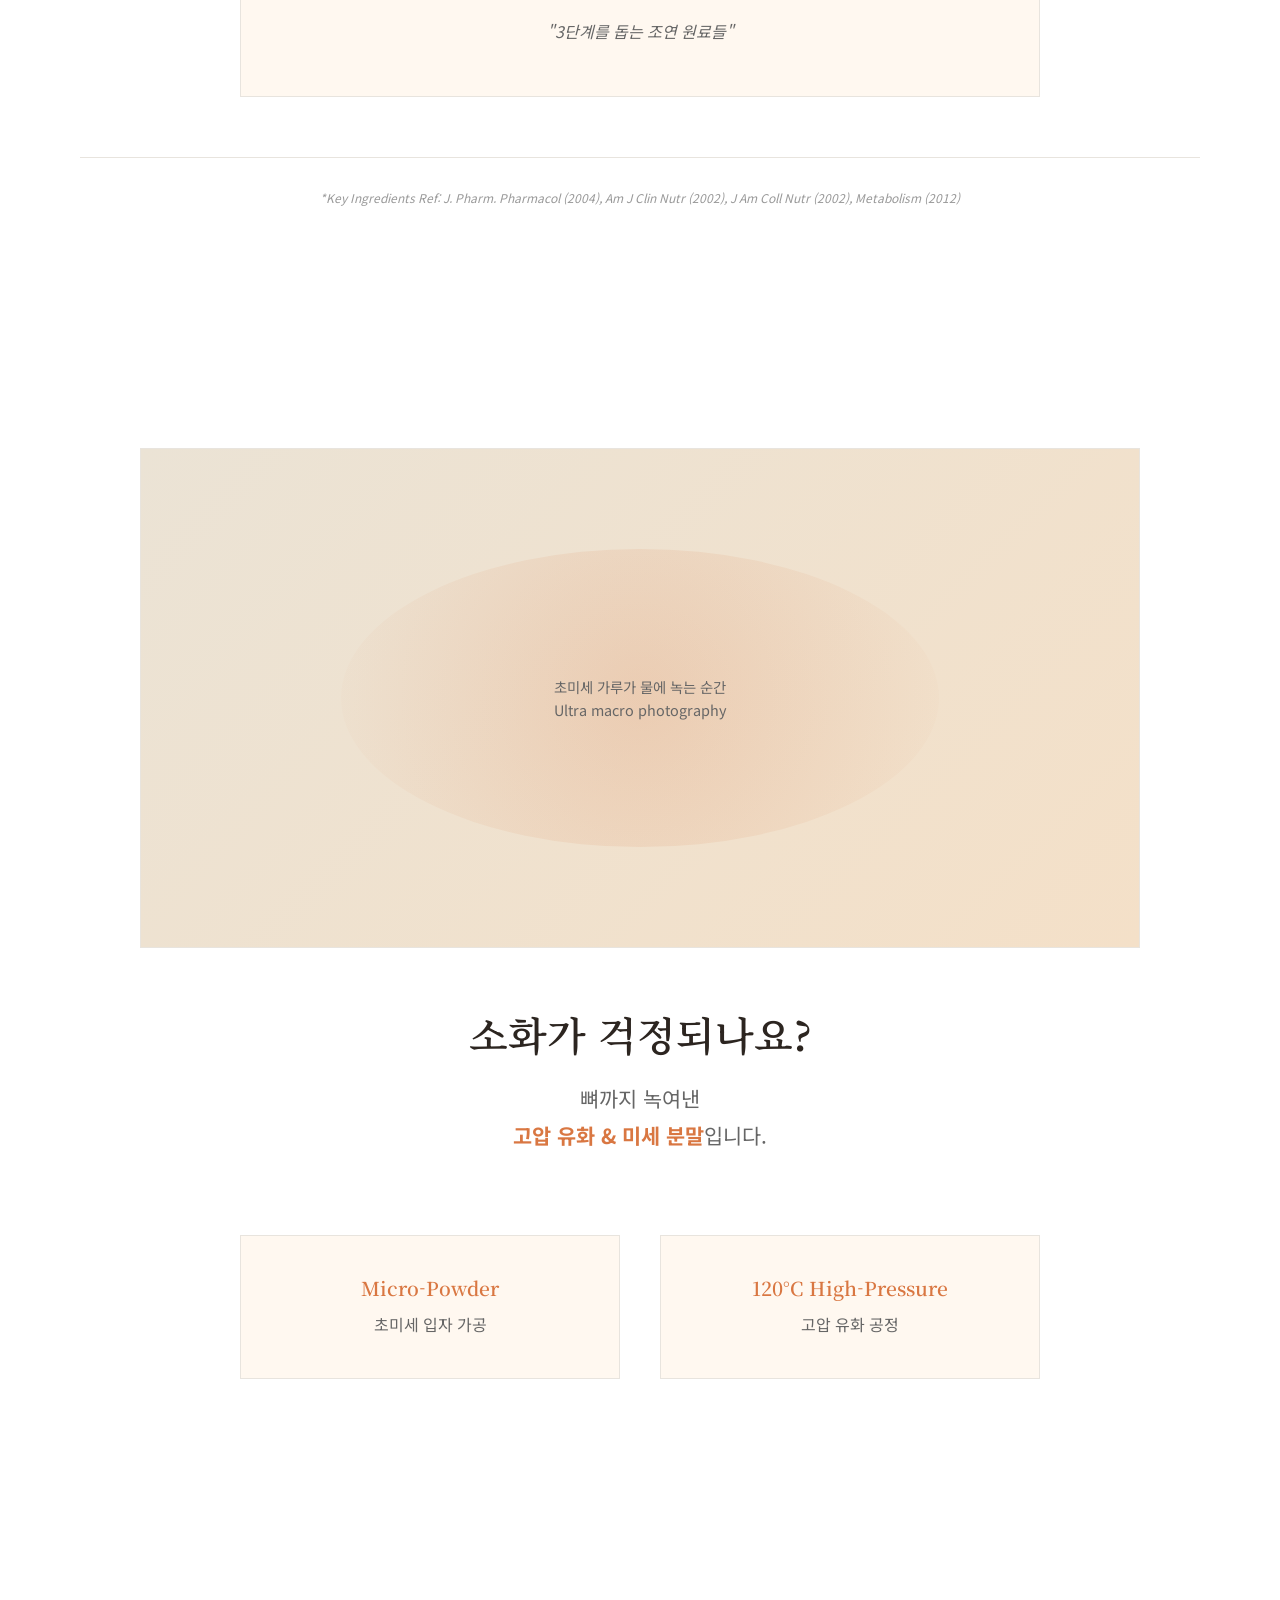
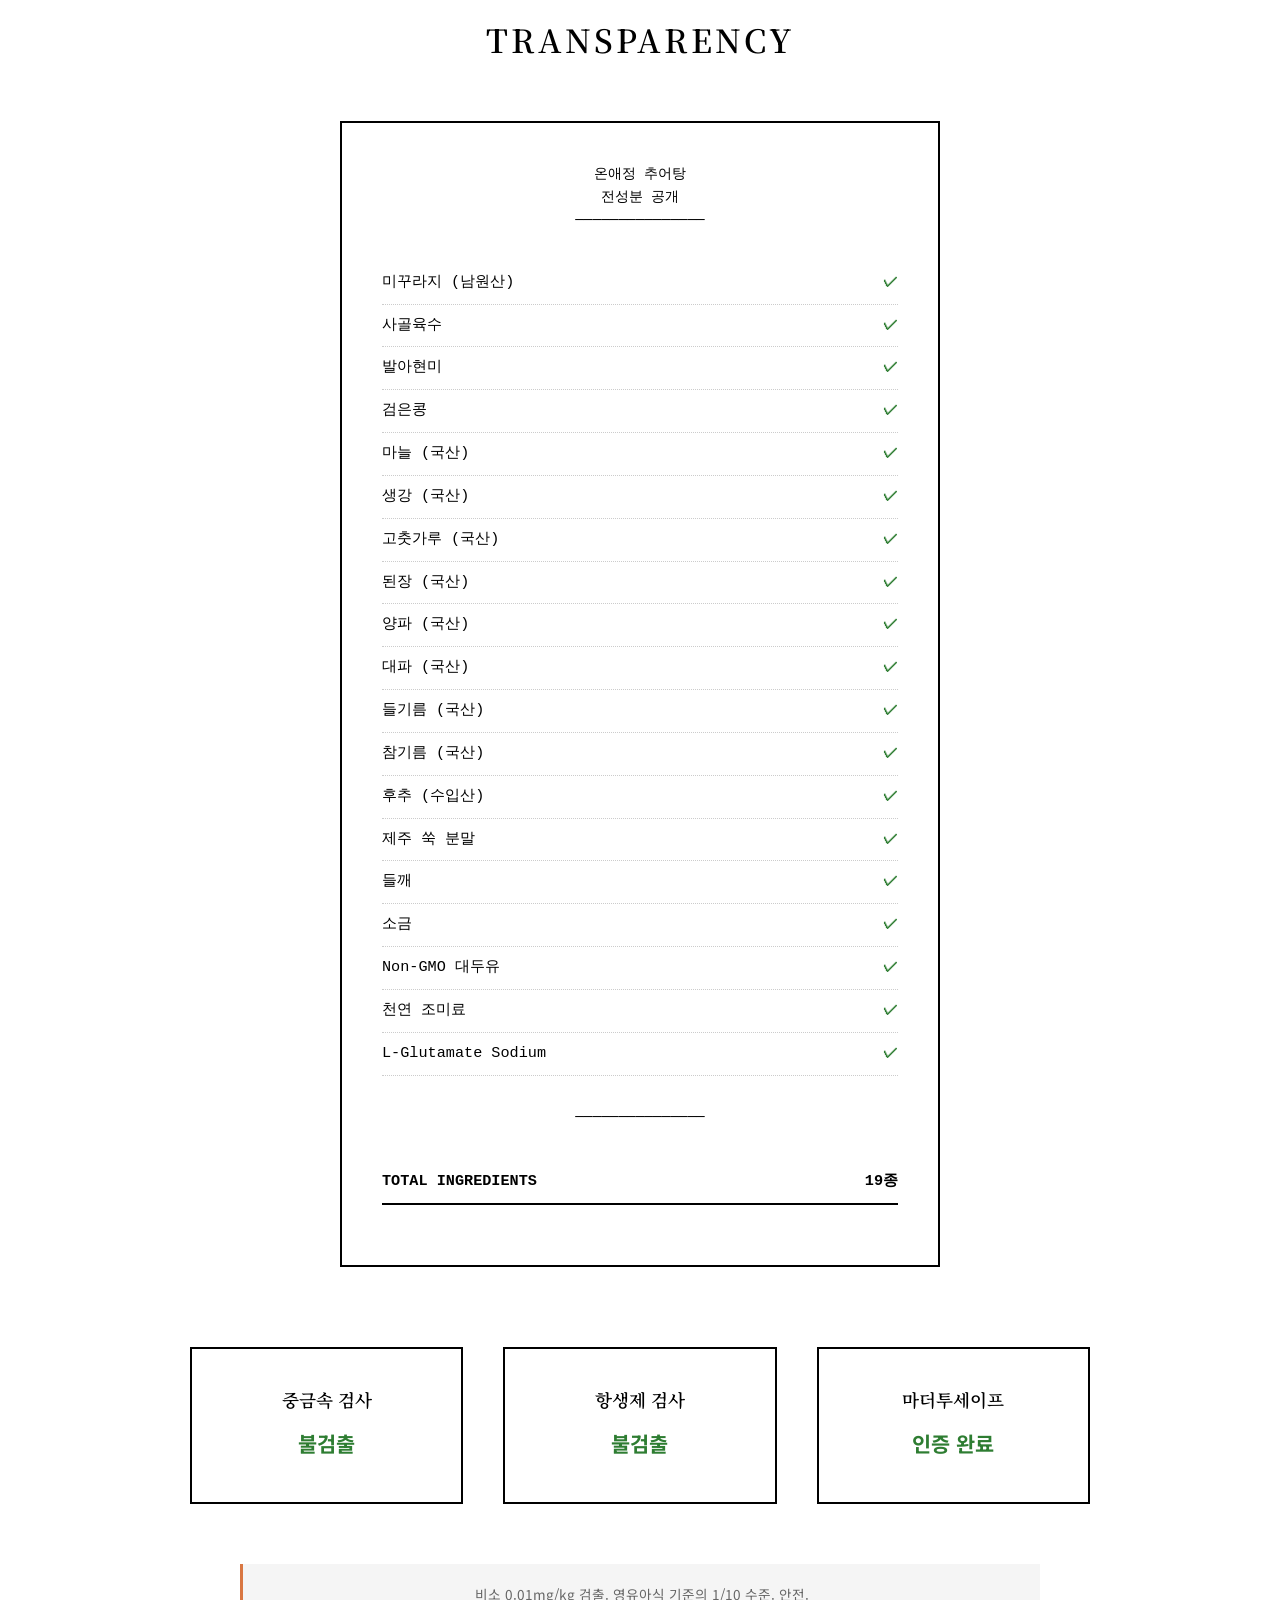
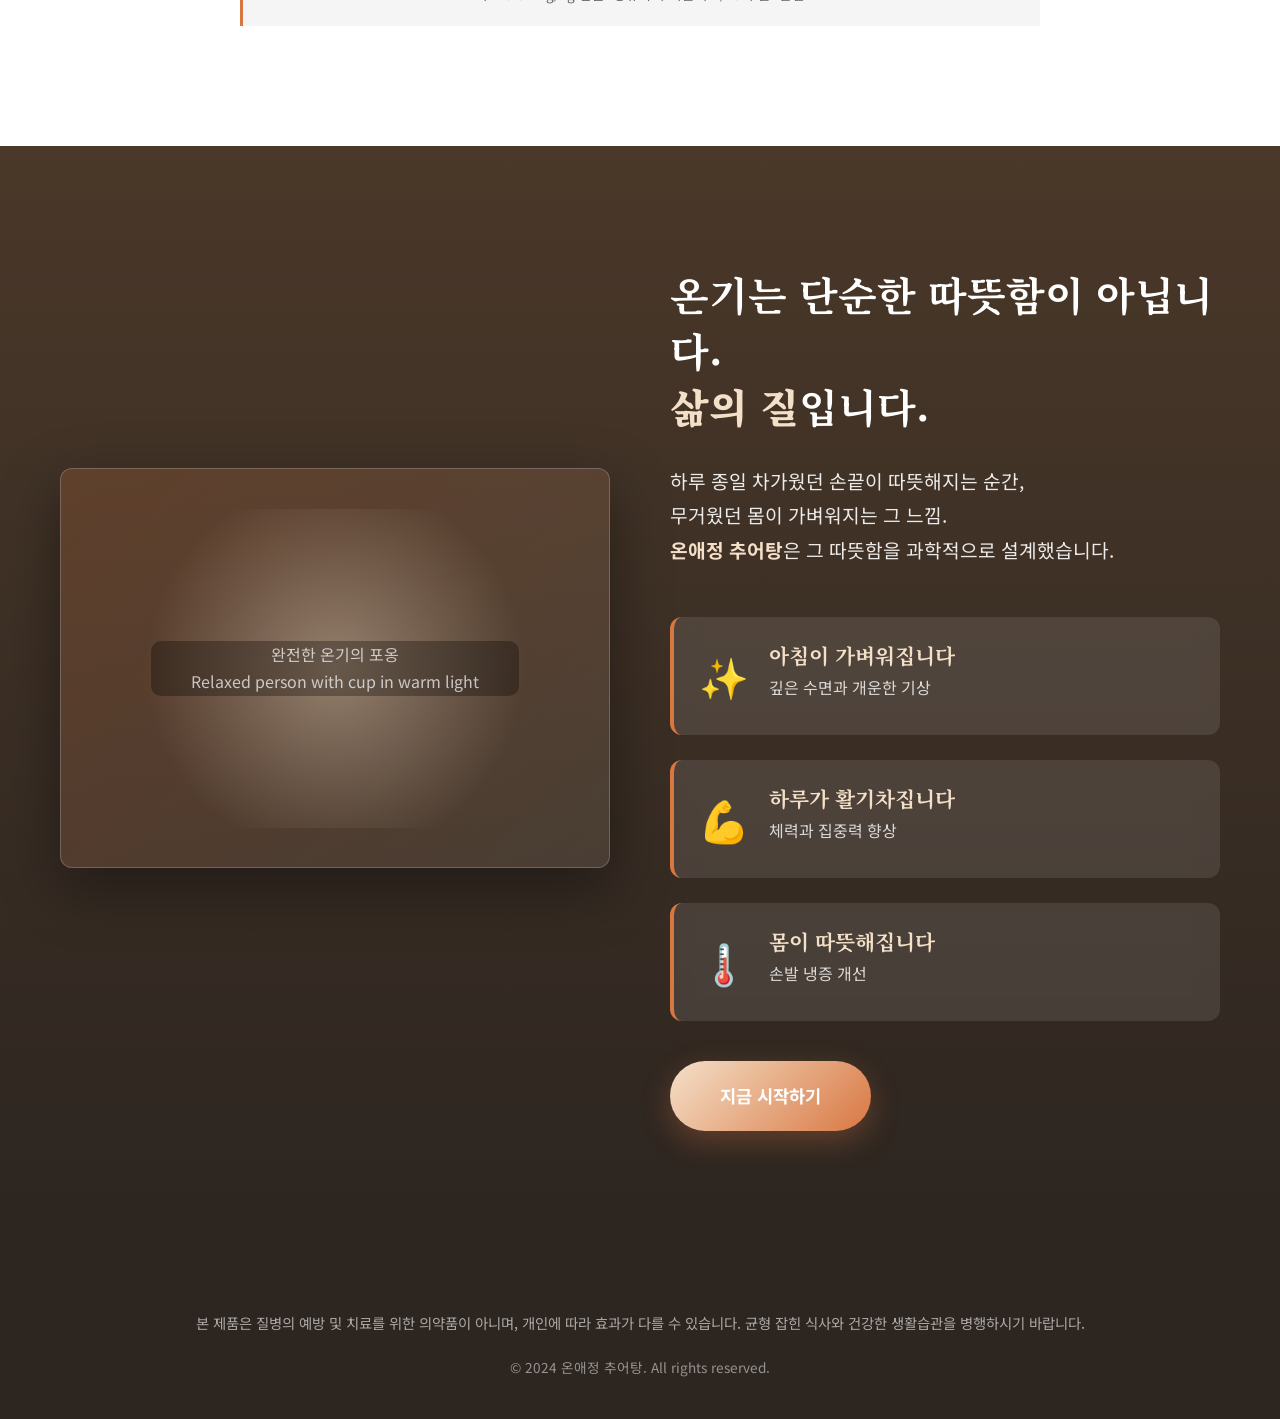
<file: index_before_anchor_expand.html>
<!DOCTYPE html>
<html lang="ko">
<head>
    <meta charset="UTF-8">
    <meta name="viewport" content="width=device-width, initial-scale=1.0">
    <title>온애정 추어탕 - 몸의 온기를 채우는 가장 따뜻한 시간</title>
    <link rel="preconnect" href="https://fonts.googleapis.com">
    <link rel="preconnect" href="https://fonts.gstatic.com" crossorigin>
    <link href="https://fonts.googleapis.com/css2?family=Noto+Sans+KR:wght@300;400;500;600;700;900&family=Noto+Serif+KR:wght@400;600;700;900&display=swap" rel="stylesheet">
    <link rel="stylesheet" href="styles_golden.css">
</head>
<body>
    <!-- Progress Bar -->
    <div class="scroll-progress"></div>

    <!-- SECTION 1. INTRO - 노을빛을 받은 식탁 -->
    <section class="intro-section">
        <div class="intro-container">
            <div class="intro-hero-image">
                <!-- AI Generated Image Placeholder -->
                <div class="hero-image-placeholder">
                    <div class="hero-glow"></div>
                    <div class="hero-light-effect"></div>
                    <p class="hero-image-desc">노을빛을 받은 식탁<br>Cinematic food photography of rustic earthenware pot</p>
                </div>
            </div>
            
            <div class="intro-content">
                <h1 class="intro-title">
                    <span class="intro-title-main">몸의 온기를 채우는</span>
                    <span class="intro-title-sub">가장 따뜻한 시간</span>
                </h1>
                
                <p class="intro-copy">
                    몸이 차가운 당신을 위한,<br>
                    가장 따뜻한 밤의 습관.
                </p>
                
                <div class="intro-feature-cards">
                    <div class="feature-card">
                        <div class="feature-icon">🌾</div>
                        <h3>온기 3단계</h3>
                        <p>깨우다 · 돌리다 · 가두다</p>
                    </div>
                    <div class="feature-card">
                        <div class="feature-icon">🔬</div>
                        <h3>마이크로 분말화</h3>
                        <p>120°C 고압 유화</p>
                    </div>
                    <div class="feature-card">
                        <div class="feature-icon">✅</div>
                        <h3>MotherToSafe</h3>
                        <p>임산부도 안심</p>
                    </div>
                </div>
                
                <a href="#solution" class="intro-cta">온기 3단계 보러가기</a>
            </div>
        </div>
    </section>

    <!-- SECTION 2. PROBLEM - 차가움과 따뜻함의 대비 -->
    <section class="problem-section">
        <div class="problem-container">
            <div class="problem-visual">
                <!-- AI Generated Image Placeholder -->
                <div class="problem-image-placeholder">
                    <div class="coldness-side"></div>
                    <div class="warmth-side"></div>
                    <p class="problem-image-desc">차가움과 따뜻함의 대비<br>Abstract conceptual photography</p>
                </div>
            </div>
            
            <div class="problem-content">
                <h2 class="problem-title">
                    "손발이 차가운 건<br>
                    그저 날씨 탓만은 아닙니다"
                </h2>
                
                <div class="problem-facts">
                    <div class="fact-item">
                        <div class="fact-number">62%</div>
                        <div class="fact-desc">20~40대 여성이 겪는<br>수족냉증·한랭증</div>
                    </div>
                    <div class="fact-item">
                        <div class="fact-number">36.2°C</div>
                        <div class="fact-desc">낮아진 평균 체온<br>(100년 전 36.8°C)</div>
                    </div>
                </div>
                
                <div class="problem-list">
                    <div class="problem-item">
                        <div class="problem-icon">❄️</div>
                        <div class="problem-text">
                            <h4>손발이 얼음장처럼</h4>
                            <p>계절과 관계없이 손끝, 발끝이 차갑다</p>
                        </div>
                    </div>
                    <div class="problem-item">
                        <div class="problem-icon">😴</div>
                        <div class="problem-text">
                            <h4>피로가 쉽게 풀리지 않음</h4>
                            <p>충분히 자도 몸이 무겁고 나른하다</p>
                        </div>
                    </div>
                    <div class="problem-item">
                        <div class="problem-icon">🌀</div>
                        <div class="problem-text">
                            <h4>순환이 잘 안 되는 느낌</h4>
                            <p>저림, 붓기, 소화불량이 반복된다</p>
                        </div>
                    </div>
                </div>
                
                <div class="problem-conclusion">
                    <p>이 모든 증상의 공통점은 <strong>'체내 온기 부족'</strong>입니다.</p>
                </div>
            </div>
        </div>
    </section>

    <!-- SECTION 3. SOLUTION - Clean & Chic 온기 3단계 -->
    <section class="solution-section-clean">
        <div class="solution-container-clean">
            <div class="solution-header-clean">
                <h2 class="solution-title-clean">Core Warming System™</h2>
                <p class="solution-subtitle-clean">
                    깨우고, 돌리고, 가두는 과학적 온기 흐름
                </p>
            </div>
            
            <!-- Clean & Chic 3단 카드 -->
            <div class="steps-clean-grid">
                <!-- STEP 1: Wake Up -->
                <div class="step-clean-card">
                    <div class="step-icon-clean">🌿</div>
                    <h3 class="step-number-clean">STEP 1</h3>
                    <h4 class="step-title-en">Wake Up</h4>
                    <p class="step-title-kr">깨우다</p>
                    
                    <div class="step-keyword">
                        <h5 class="keyword-title">Cineol</h5>
                        <p class="keyword-subtitle">(시네올)</p>
                    </div>
                    
                    <p class="step-oneline">긴장 이완 & 순환 준비</p>
                </div>
                
                <!-- STEP 2: Flow -->
                <div class="step-clean-card">
                    <div class="step-icon-clean">💧</div>
                    <h3 class="step-number-clean">STEP 2</h3>
                    <h4 class="step-title-en">Flow</h4>
                    <p class="step-title-kr">돌리다</p>
                    
                    <div class="step-keyword">
                        <h5 class="keyword-title">Omega-3</h5>
                        <p class="keyword-subtitle">(오메가3)</p>
                    </div>
                    
                    <p class="step-oneline">막힘없는 온기 전달</p>
                </div>
                
                <!-- STEP 3: Lock -->
                <div class="step-clean-card">
                    <div class="step-icon-clean">🐟</div>
                    <h3 class="step-number-clean">STEP 3</h3>
                    <h4 class="step-title-en">Lock</h4>
                    <p class="step-title-kr">가두다</p>
                    
                    <div class="step-keyword">
                        <h5 class="keyword-title">High-Protein</h5>
                        <p class="keyword-subtitle">(고단백)</p>
                    </div>
                    
                    <p class="step-oneline">스스로 열을 내는 힘</p>
                </div>
            </div>
            
            <!-- 시너지 원료 15종 -->
            <div class="synergy-ingredients">
                <h4 class="synergy-title">시너지 원료 15종</h4>
                <div class="ingredient-icons">
                    <span class="ingredient-icon-small" title="생강">🫚</span>
                    <span class="ingredient-icon-small" title="고춧가루">🌶️</span>
                    <span class="ingredient-icon-small" title="흑후추">⚫</span>
                    <span class="ingredient-icon-small" title="검은콩">🫘</span>
                    <span class="ingredient-icon-small" title="마늘">🧄</span>
                    <span class="ingredient-icon-small" title="양파">🧅</span>
                    <span class="ingredient-icon-small" title="대파">🌱</span>
                    <span class="ingredient-icon-small" title="된장">🍜</span>
                    <span class="ingredient-icon-small" title="들깨">🌰</span>
                    <span class="ingredient-icon-small" title="참기름">🛢️</span>
                    <span class="ingredient-icon-small" title="발아현미">🌾</span>
                    <span class="ingredient-icon-small" title="사골육수">🍖</span>
                    <span class="ingredient-icon-small" title="소금">🧂</span>
                    <span class="ingredient-icon-small" title="천연조미료">✨</span>
                    <span class="ingredient-icon-small" title="대두유">🌿</span>
                </div>
                <p class="synergy-subtitle">"3단계를 돕는 조연 원료들"</p>
            </div>
            
            <!-- 하단 각주 -->
            <div class="steps-footer-references">
                <p class="ref-footnote">
                    *Key Ingredients Ref: J. Pharm. Pharmacol (2004), Am J Clin Nutr (2002), J Am Coll Nutr (2002), Metabolism (2012)
                </p>
            </div>
        </div>
    </section>

    <!-- SECTION 4. TECHNOLOGY - Clean & Chic 스타일 -->
    <section class="technology-section-clean">
        <div class="technology-container-clean">
            <!-- 매크로 이미지 Hero -->
            <div class="technology-hero-image">
                <div class="technology-image-placeholder-clean">
                    <div class="powder-dissolving-effect"></div>
                    <p class="tech-image-desc-clean">초미세 가루가 물에 녹는 순간<br>Ultra macro photography</p>
                </div>
            </div>
            
            <!-- 메시지 (간결하게) -->
            <div class="technology-message-clean">
                <h2 class="technology-title-clean">소화가 걱정되나요?</h2>
                <p class="technology-subtitle-clean">
                    뼈까지 녹여낸<br>
                    <strong>고압 유화 & 미세 분말</strong>입니다.
                </p>
            </div>
            
            <!-- 기술 스펙 (최소화) -->
            <div class="technology-specs-clean">
                <div class="spec-item-clean">
                    <h4>Micro-Powder</h4>
                    <p>초미세 입자 가공</p>
                </div>
                <div class="spec-item-clean">
                    <h4>120°C High-Pressure</h4>
                    <p>고압 유화 공정</p>
                </div>
            </div>
        </div>
    </section>

    <!-- SECTION 5. TRANSPARENCY - 영수증 컨셉 (Clean & Chic) -->
    <section class="trust-section-clean">
        <div class="trust-container-clean">
            <h2 class="trust-title-clean">TRANSPARENCY</h2>
            
            
            <!-- 영수증 스타일 박스 -->
            <div class="receipt-box-clean">
                <div class="receipt-header-clean">
                    <p>온애정 추어탕</p>
                    <p>전성분 공개</p>
                    <p>───────────────</p>
                </div>
                
                <div class="receipt-items-clean">
                    <div class="receipt-line-clean">
                        <span class="item-name">미꾸라지 (남원산)</span>
                        <span class="item-check">✓</span>
                    </div>
                    <div class="receipt-line-clean">
                        <span class="item-name">사골육수</span>
                        <span class="item-check">✓</span>
                    </div>
                    <div class="receipt-line-clean">
                        <span class="item-name">발아현미</span>
                        <span class="item-check">✓</span>
                    </div>
                    <div class="receipt-line-clean">
                        <span class="item-name">검은콩</span>
                        <span class="item-check">✓</span>
                    </div>
                    <div class="receipt-line-clean">
                        <span class="item-name">마늘 (국산)</span>
                        <span class="item-check">✓</span>
                    </div>
                    <div class="receipt-line-clean">
                        <span class="item-name">생강 (국산)</span>
                        <span class="item-check">✓</span>
                    </div>
                    <div class="receipt-line-clean">
                        <span class="item-name">고춧가루 (국산)</span>
                        <span class="item-check">✓</span>
                    </div>
                    <div class="receipt-line-clean">
                        <span class="item-name">된장 (국산)</span>
                        <span class="item-check">✓</span>
                    </div>
                    <div class="receipt-line-clean">
                        <span class="item-name">양파 (국산)</span>
                        <span class="item-check">✓</span>
                    </div>
                    <div class="receipt-line-clean">
                        <span class="item-name">대파 (국산)</span>
                        <span class="item-check">✓</span>
                    </div>
                    <div class="receipt-line-clean">
                        <span class="item-name">들기름 (국산)</span>
                        <span class="item-check">✓</span>
                    </div>
                    <div class="receipt-line-clean">
                        <span class="item-name">참기름 (국산)</span>
                        <span class="item-check">✓</span>
                    </div>
                    <div class="receipt-line-clean">
                        <span class="item-name">후추 (수입산)</span>
                        <span class="item-check">✓</span>
                    </div>
                    <div class="receipt-line-clean">
                        <span class="item-name">제주 쑥 분말</span>
                        <span class="item-check">✓</span>
                    </div>
                    <div class="receipt-line-clean">
                        <span class="item-name">들깨</span>
                        <span class="item-check">✓</span>
                    </div>
                    <div class="receipt-line-clean">
                        <span class="item-name">소금</span>
                        <span class="item-check">✓</span>
                    </div>
                    <div class="receipt-line-clean">
                        <span class="item-name">Non-GMO 대두유</span>
                        <span class="item-check">✓</span>
                    </div>
                    <div class="receipt-line-clean">
                        <span class="item-name">천연 조미료</span>
                        <span class="item-check">✓</span>
                    </div>
                    <div class="receipt-line-clean">
                        <span class="item-name">L-Glutamate Sodium</span>
                        <span class="item-check">✓</span>
                    </div>
                </div>
                
                <div class="receipt-footer-clean">
                    <p>───────────────</p>
                    <div class="receipt-line-clean total-line">
                        <span>TOTAL INGREDIENTS</span>
                        <span>19종</span>
                    </div>
                </div>
            </div>
            
            <!-- 검사 성적서 -->
            <div class="certificate-grid-clean">
                <div class="cert-item-clean">
                    <h4>중금속 검사</h4>
                    <p class="cert-result-clean">불검출</p>
                </div>
                <div class="cert-item-clean">
                    <h4>항생제 검사</h4>
                    <p class="cert-result-clean">불검출</p>
                </div>
                <div class="cert-item-clean">
                    <h4>마더투세이프</h4>
                    <p class="cert-result-clean">인증 완료</p>
                </div>
            </div>
            
            <!-- 팩트 메시지 -->
            <div class="trust-footnote-clean">
                <p>비소 0.01mg/kg 검출. 영유아식 기준의 1/10 수준. 안전.</p>
            </div>
        </div>
    </section>

    <!-- SECTION 6. OUTRO - 완전한 온기의 포옹 -->
    <section class="outro-section">
        <div class="outro-container">
            <!-- AI Generated Lifestyle Image -->
            <div class="outro-visual">
                <div class="outro-image-placeholder">
                    <div class="hygge-scene"></div>
                    <p class="outro-image-desc">완전한 온기의 포옹<br>Relaxed person with cup in warm light</p>
                </div>
            </div>
            
            <div class="outro-content">
                <h2 class="outro-title">
                    온기는 단순한 따뜻함이 아닙니다.<br>
                    <span class="outro-emphasis">삶의 질</span>입니다.
                </h2>
                
                <p class="outro-copy">
                    하루 종일 차가웠던 손끝이 따뜻해지는 순간,<br>
                    무거웠던 몸이 가벼워지는 그 느낌.<br>
                    <strong>온애정 추어탕</strong>은 그 따뜻함을 과학적으로 설계했습니다.
                </p>
                
                <div class="outro-benefits">
                    <div class="benefit-item">
                        <div class="benefit-icon">✨</div>
                        <div class="benefit-text">
                            <h4>아침이 가벼워집니다</h4>
                            <p>깊은 수면과 개운한 기상</p>
                        </div>
                    </div>
                    <div class="benefit-item">
                        <div class="benefit-icon">💪</div>
                        <div class="benefit-text">
                            <h4>하루가 활기차집니다</h4>
                            <p>체력과 집중력 향상</p>
                        </div>
                    </div>
                    <div class="benefit-item">
                        <div class="benefit-icon">🌡️</div>
                        <div class="benefit-text">
                            <h4>몸이 따뜻해집니다</h4>
                            <p>손발 냉증 개선</p>
                        </div>
                    </div>
                </div>
                
                <a href="#" class="outro-cta">지금 시작하기</a>
            </div>
        </div>
    </section>

    <!-- FOOTER -->
    <footer class="footer">
        <div class="footer-container">
            <div class="footer-legal">
                <p class="footer-disclaimer">
                    본 제품은 질병의 예방 및 치료를 위한 의약품이 아니며, 
                    개인에 따라 효과가 다를 수 있습니다. 
                    균형 잡힌 식사와 건강한 생활습관을 병행하시기 바랍니다.
                </p>
                <p class="footer-copyright">
                    &copy; 2024 온애정 추어탕. All rights reserved.
                </p>
            </div>
        </div>
    </footer>

    <script src="script_golden.js"></script>
</body>
</html>
</file>
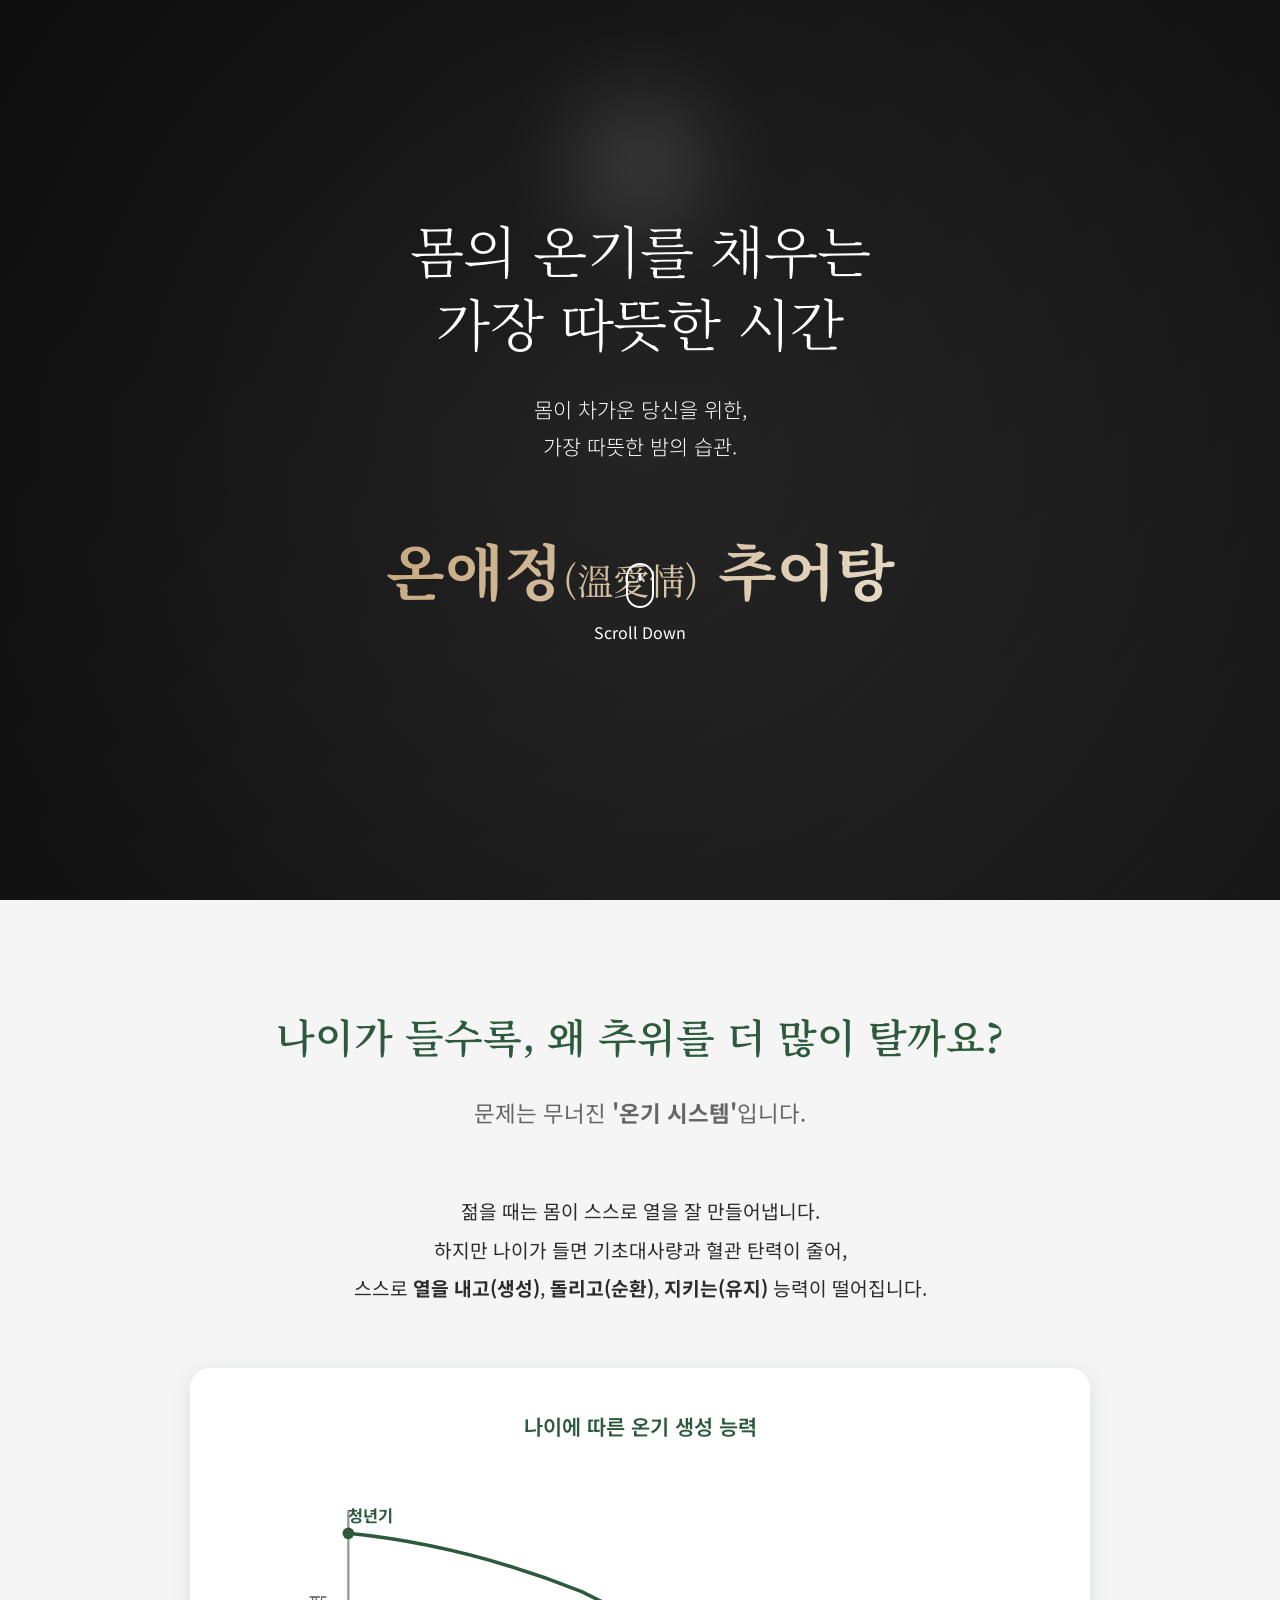
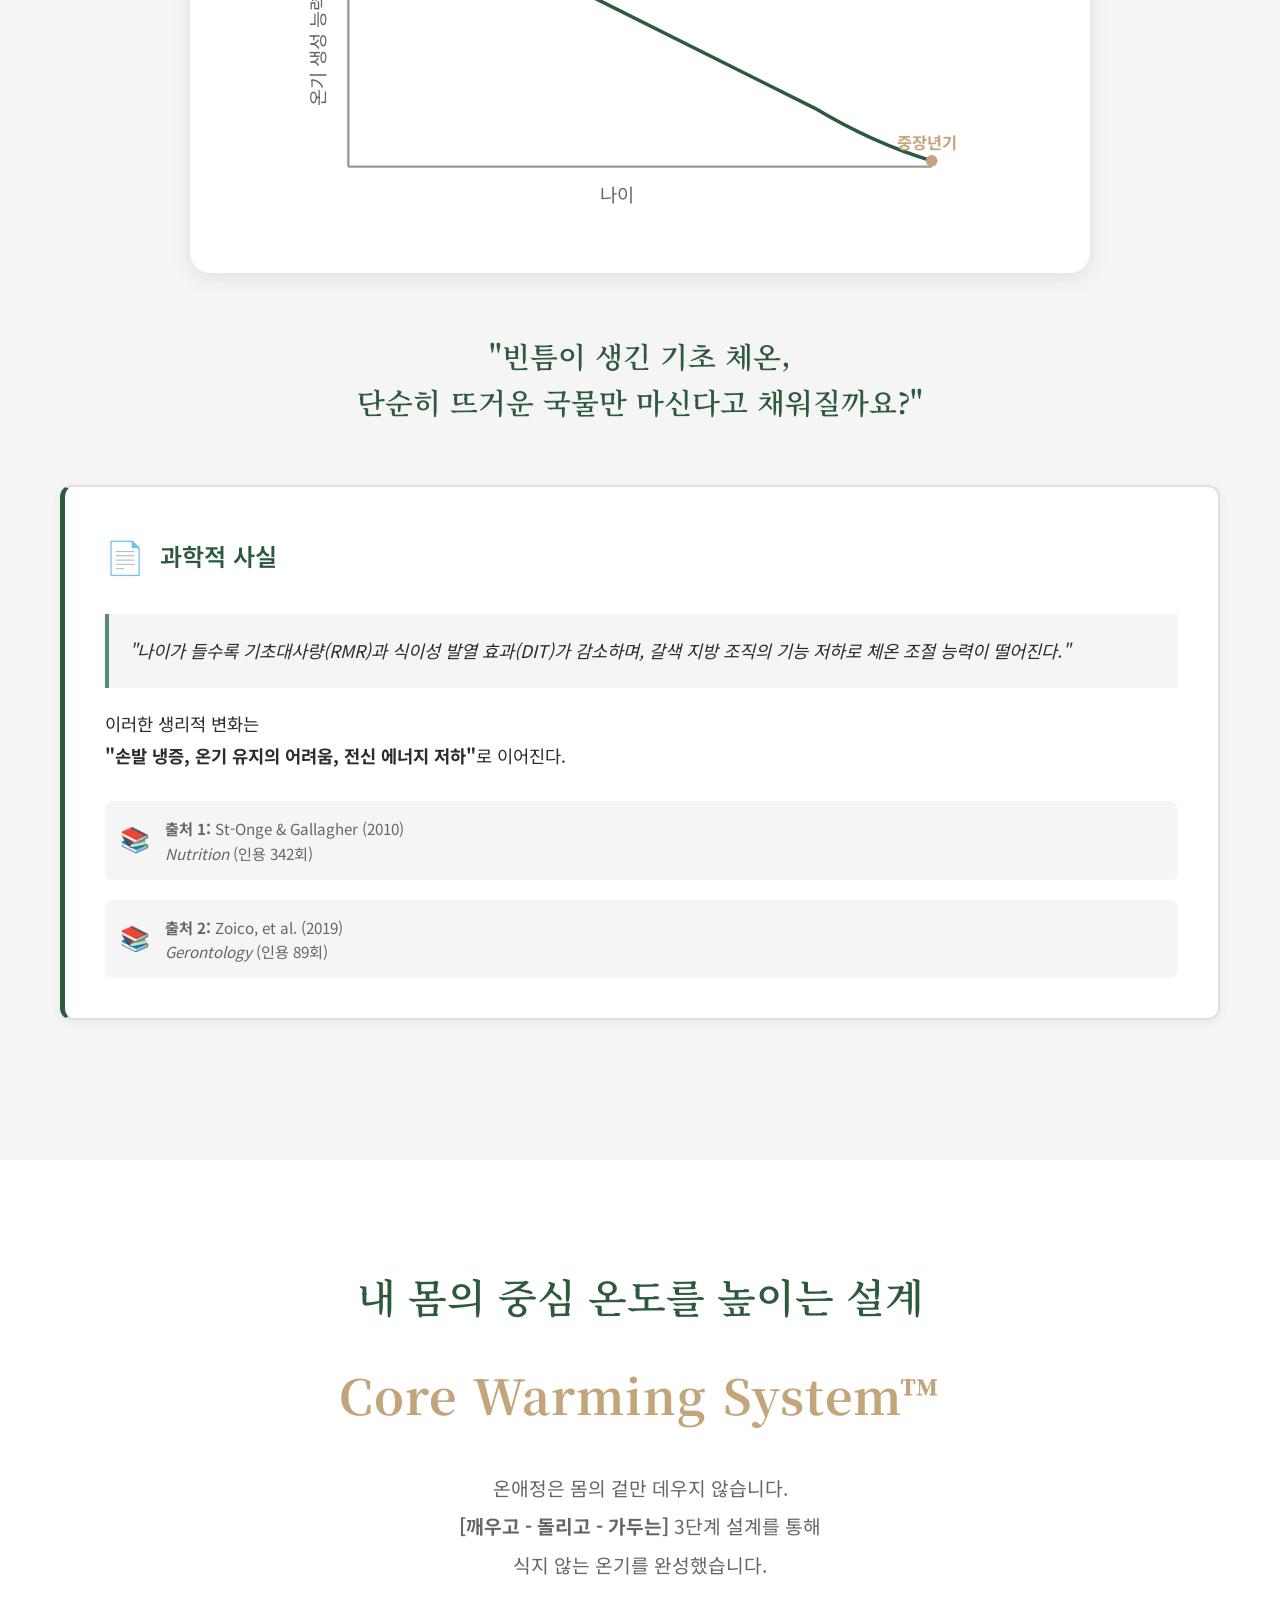
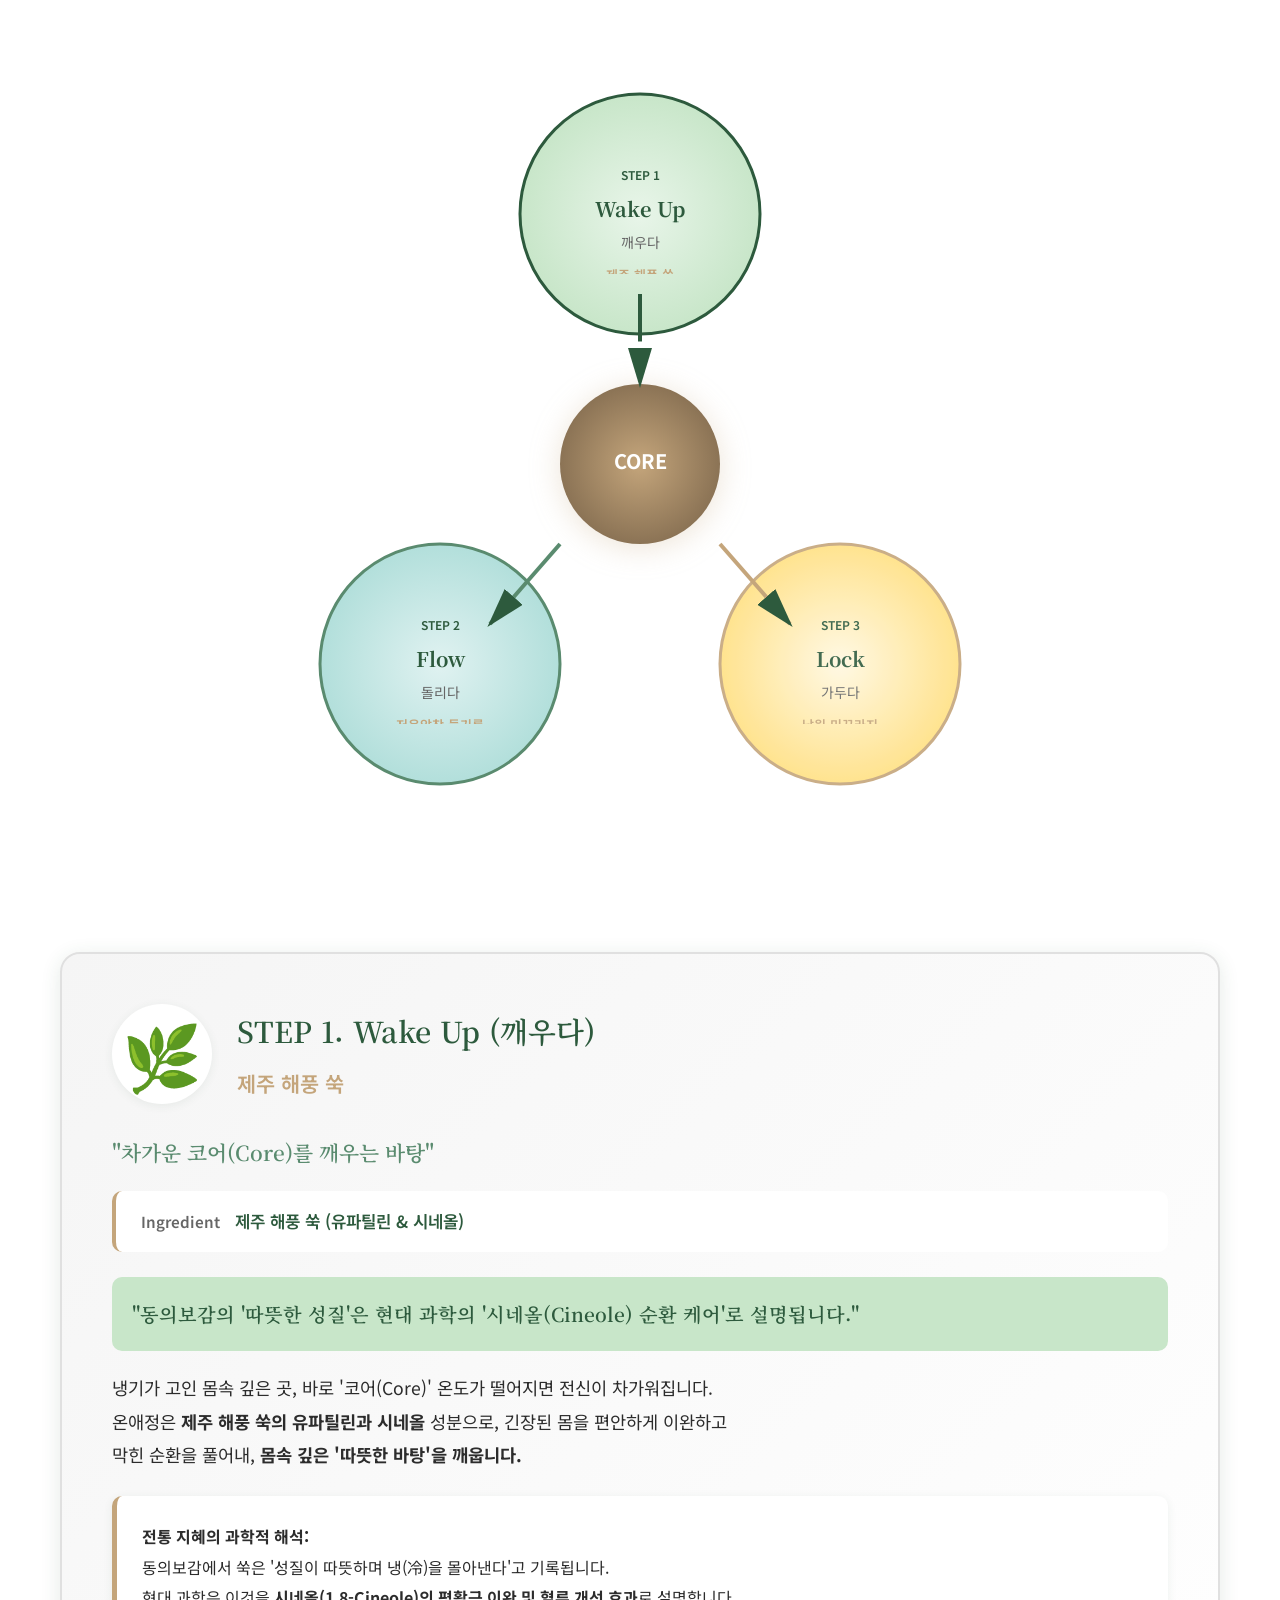
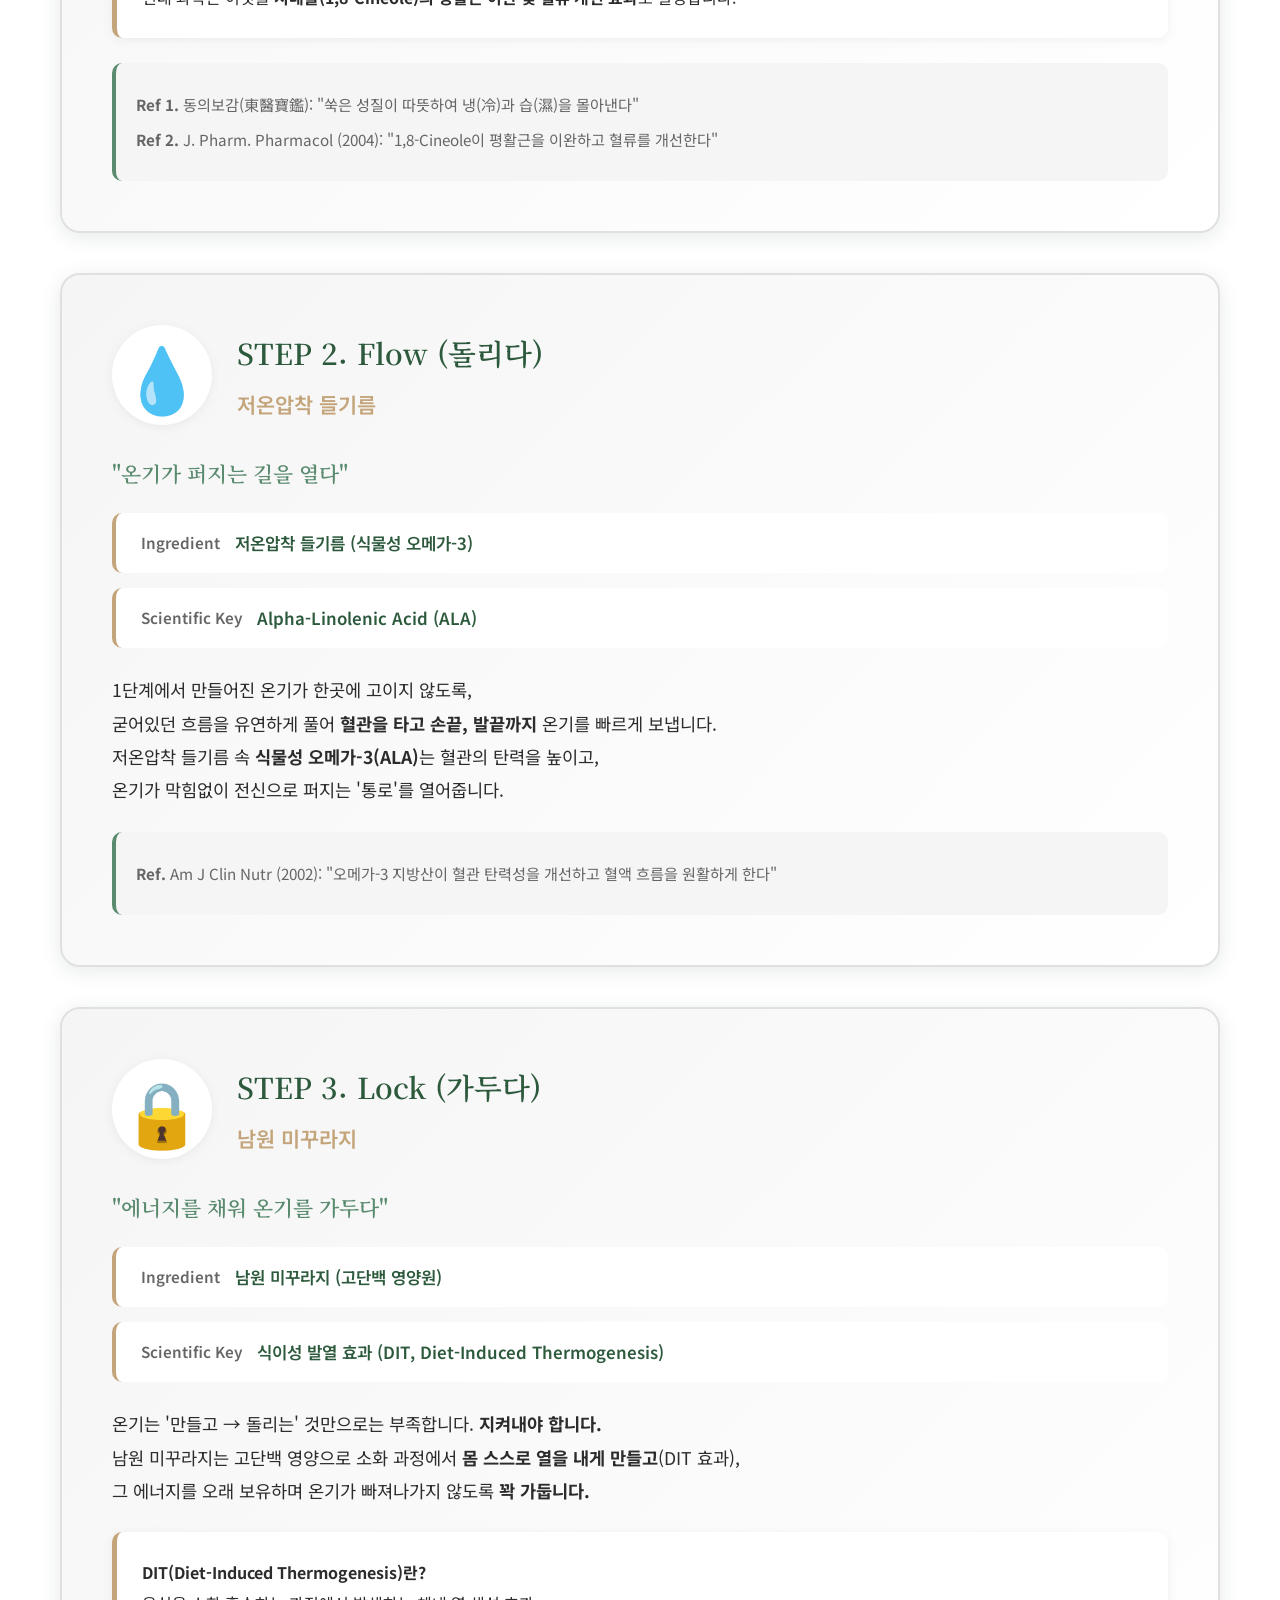
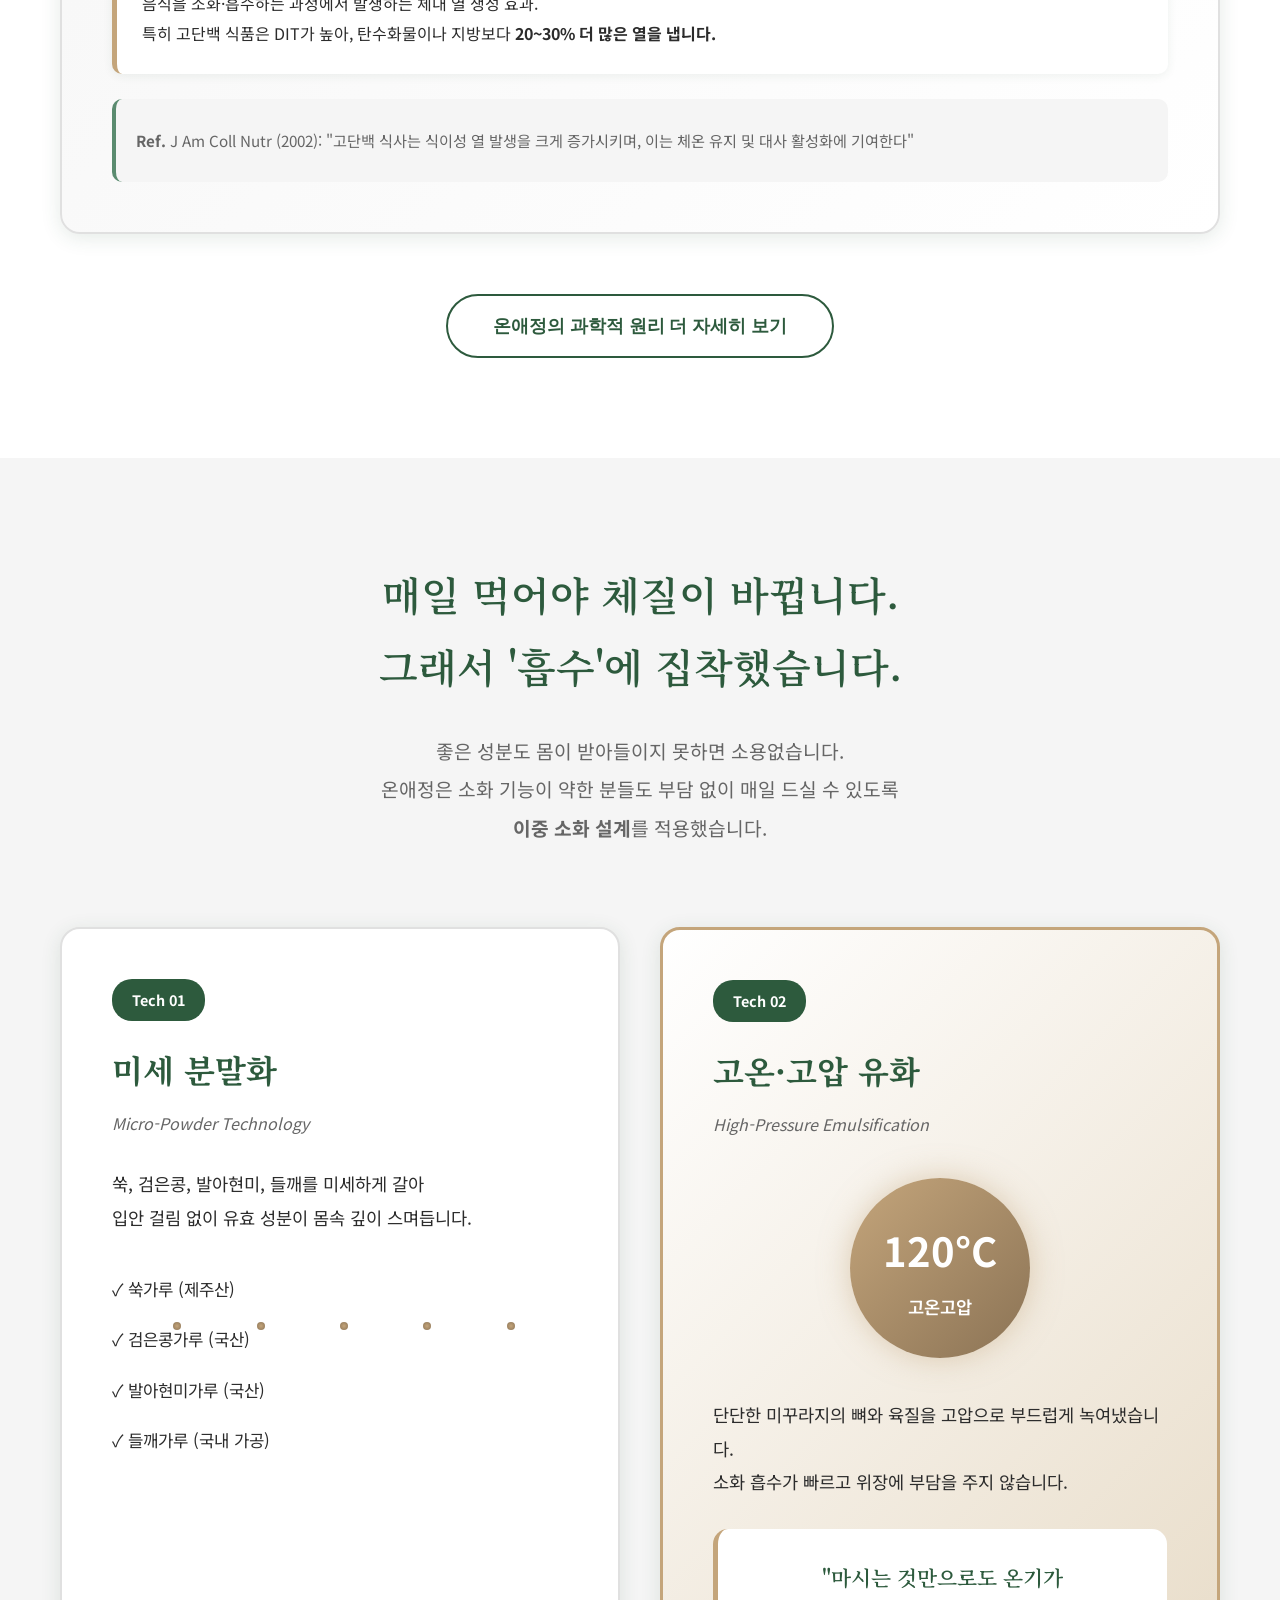
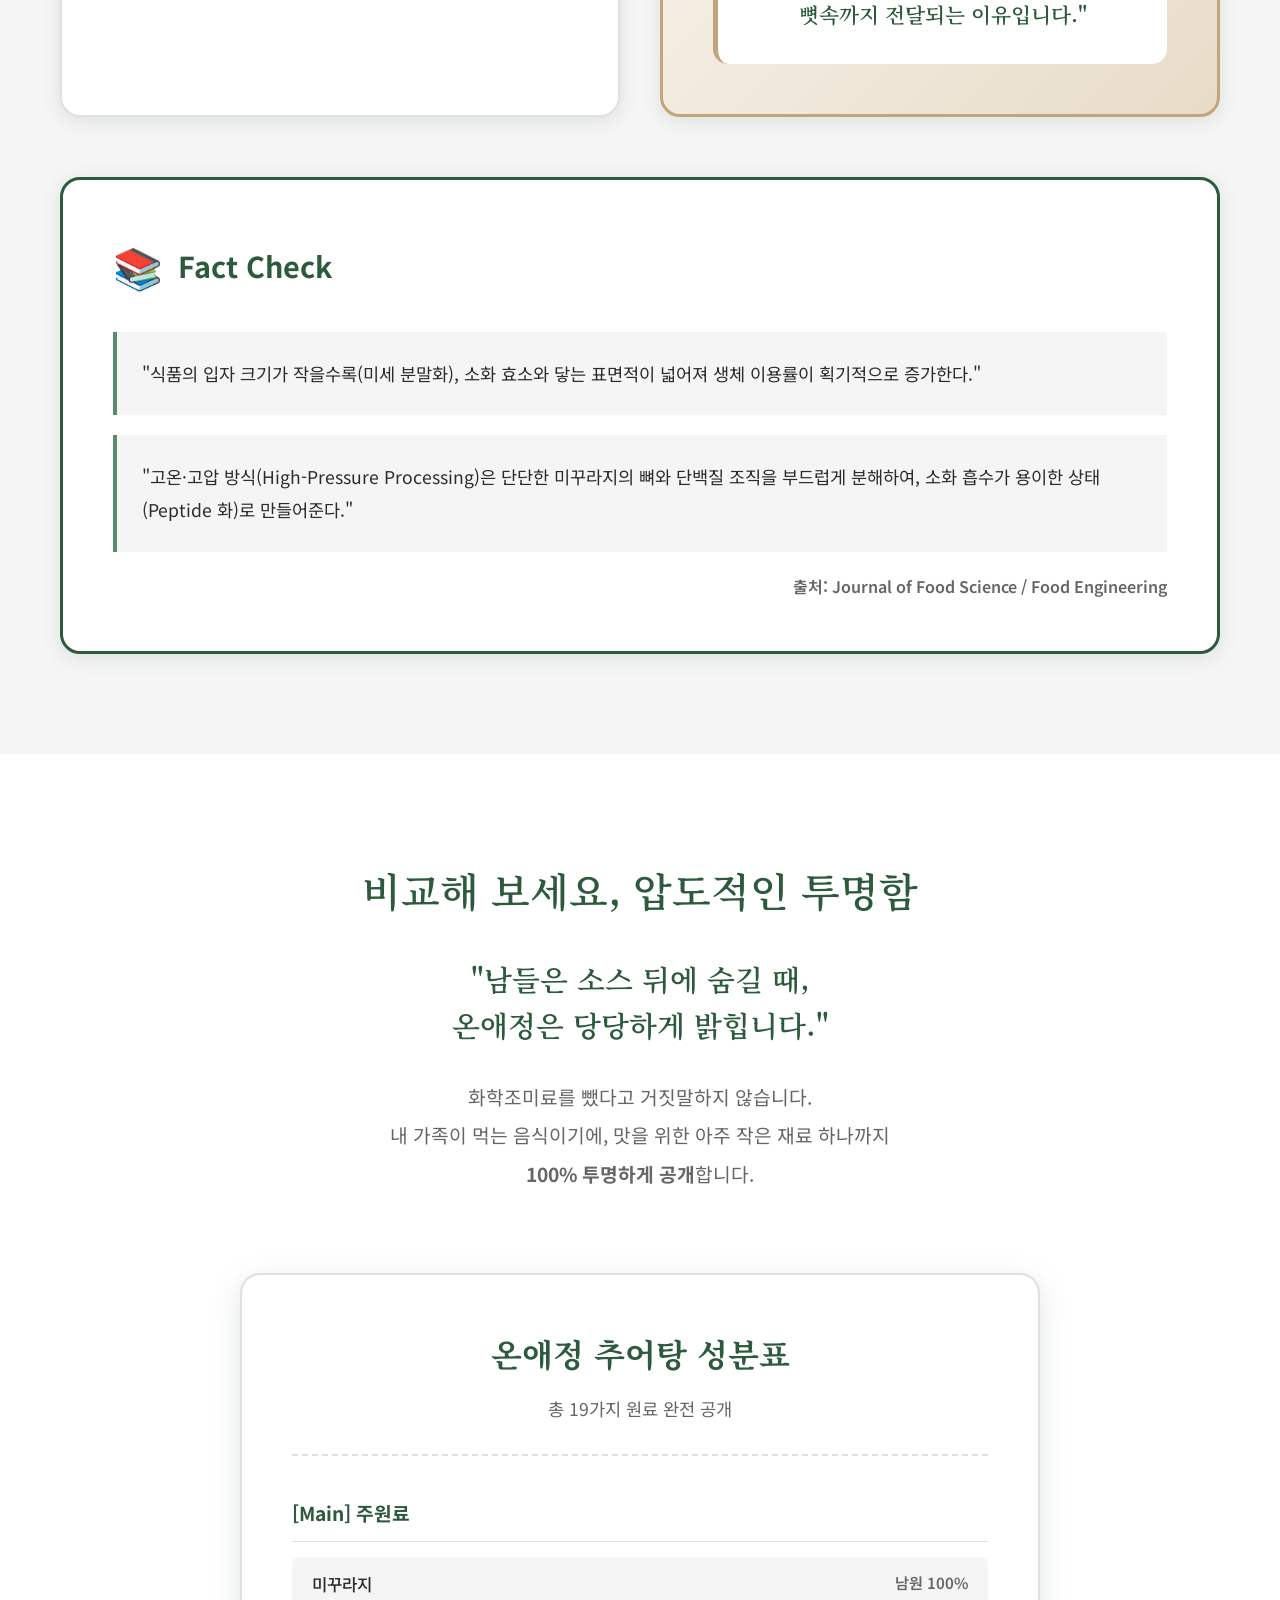
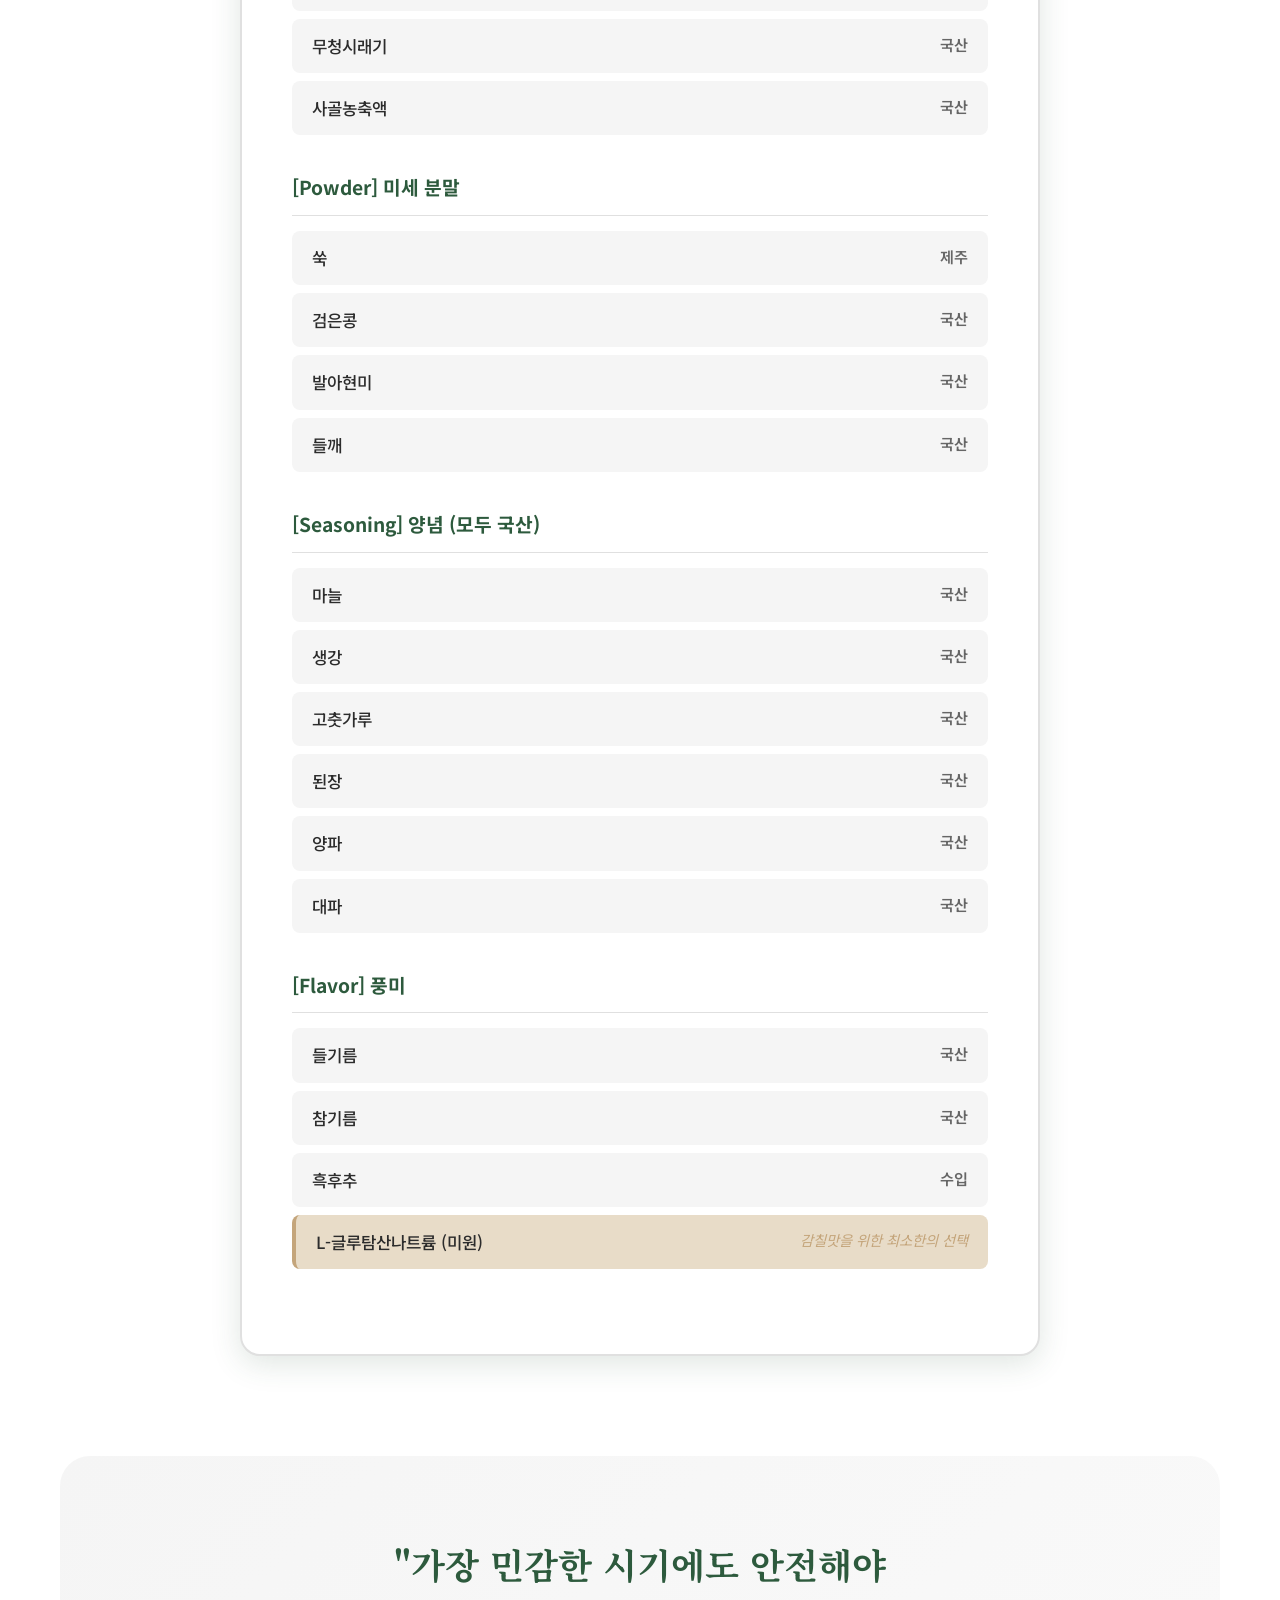
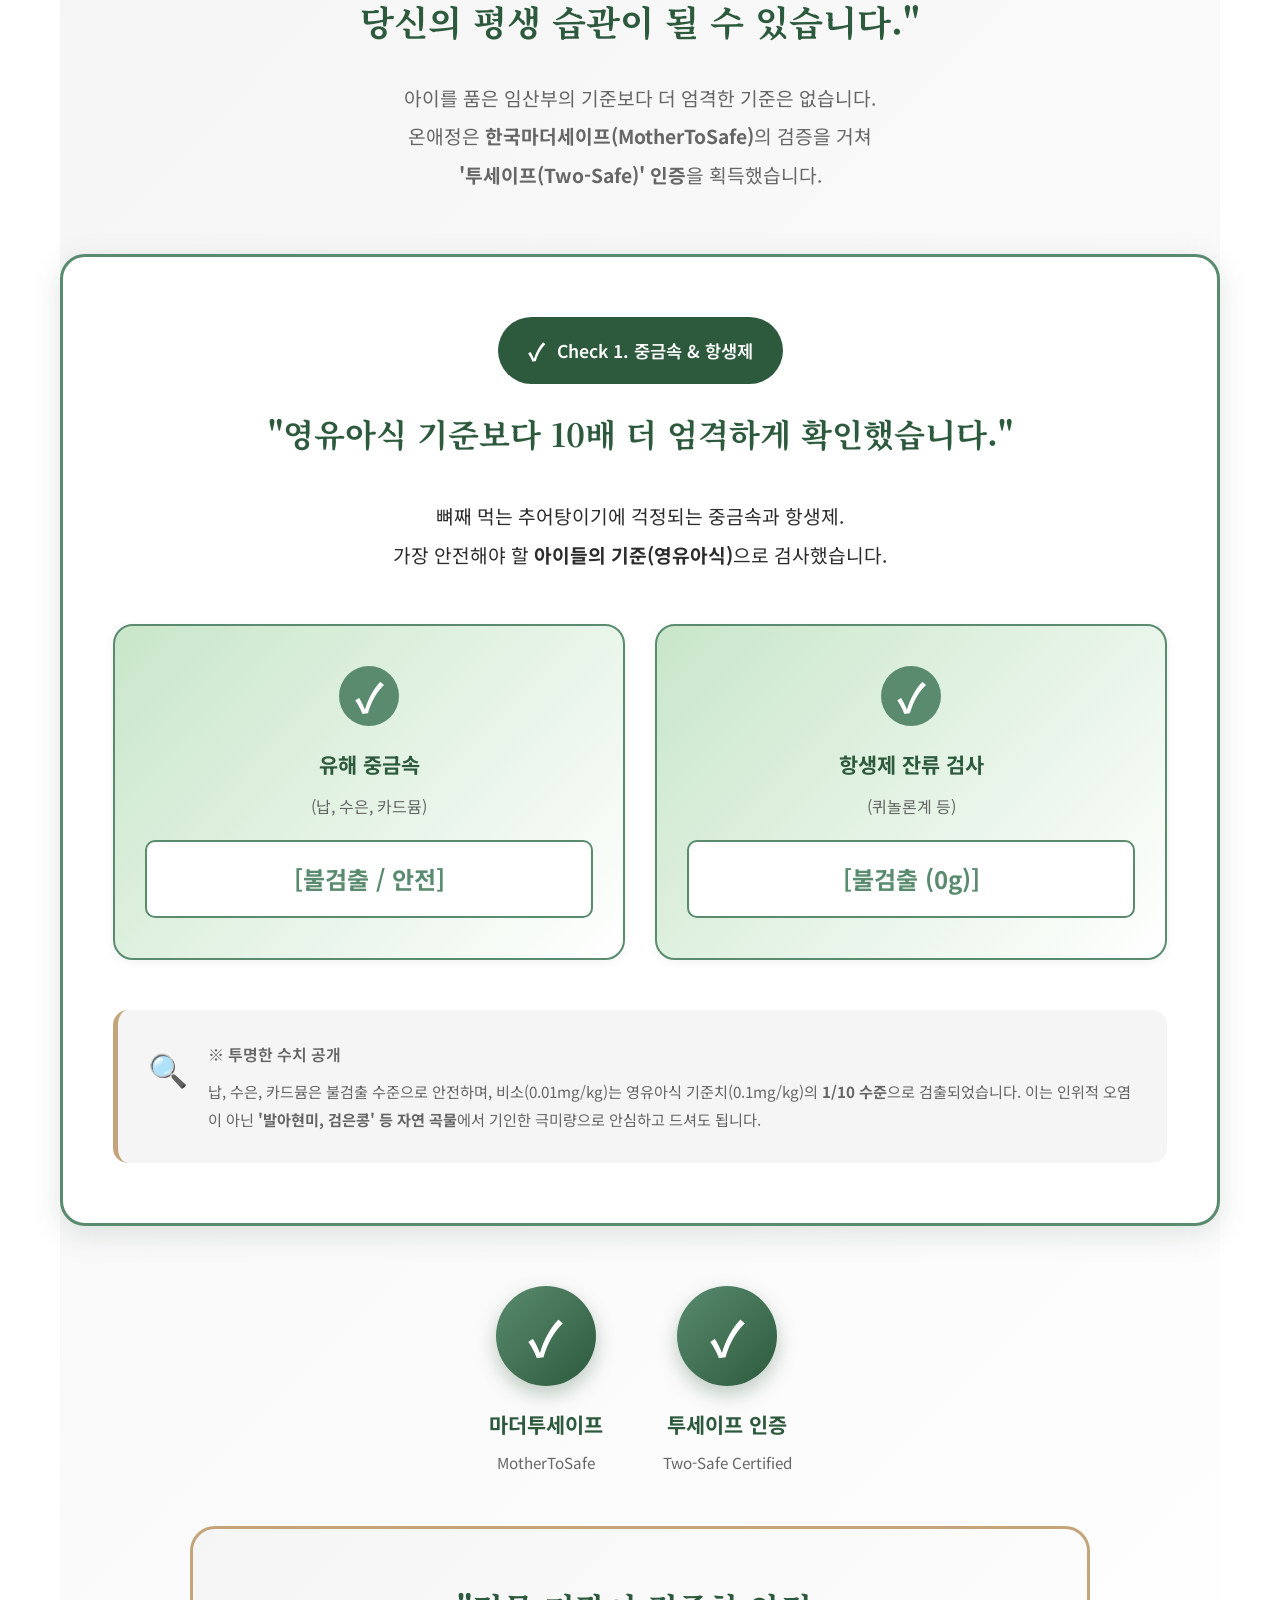
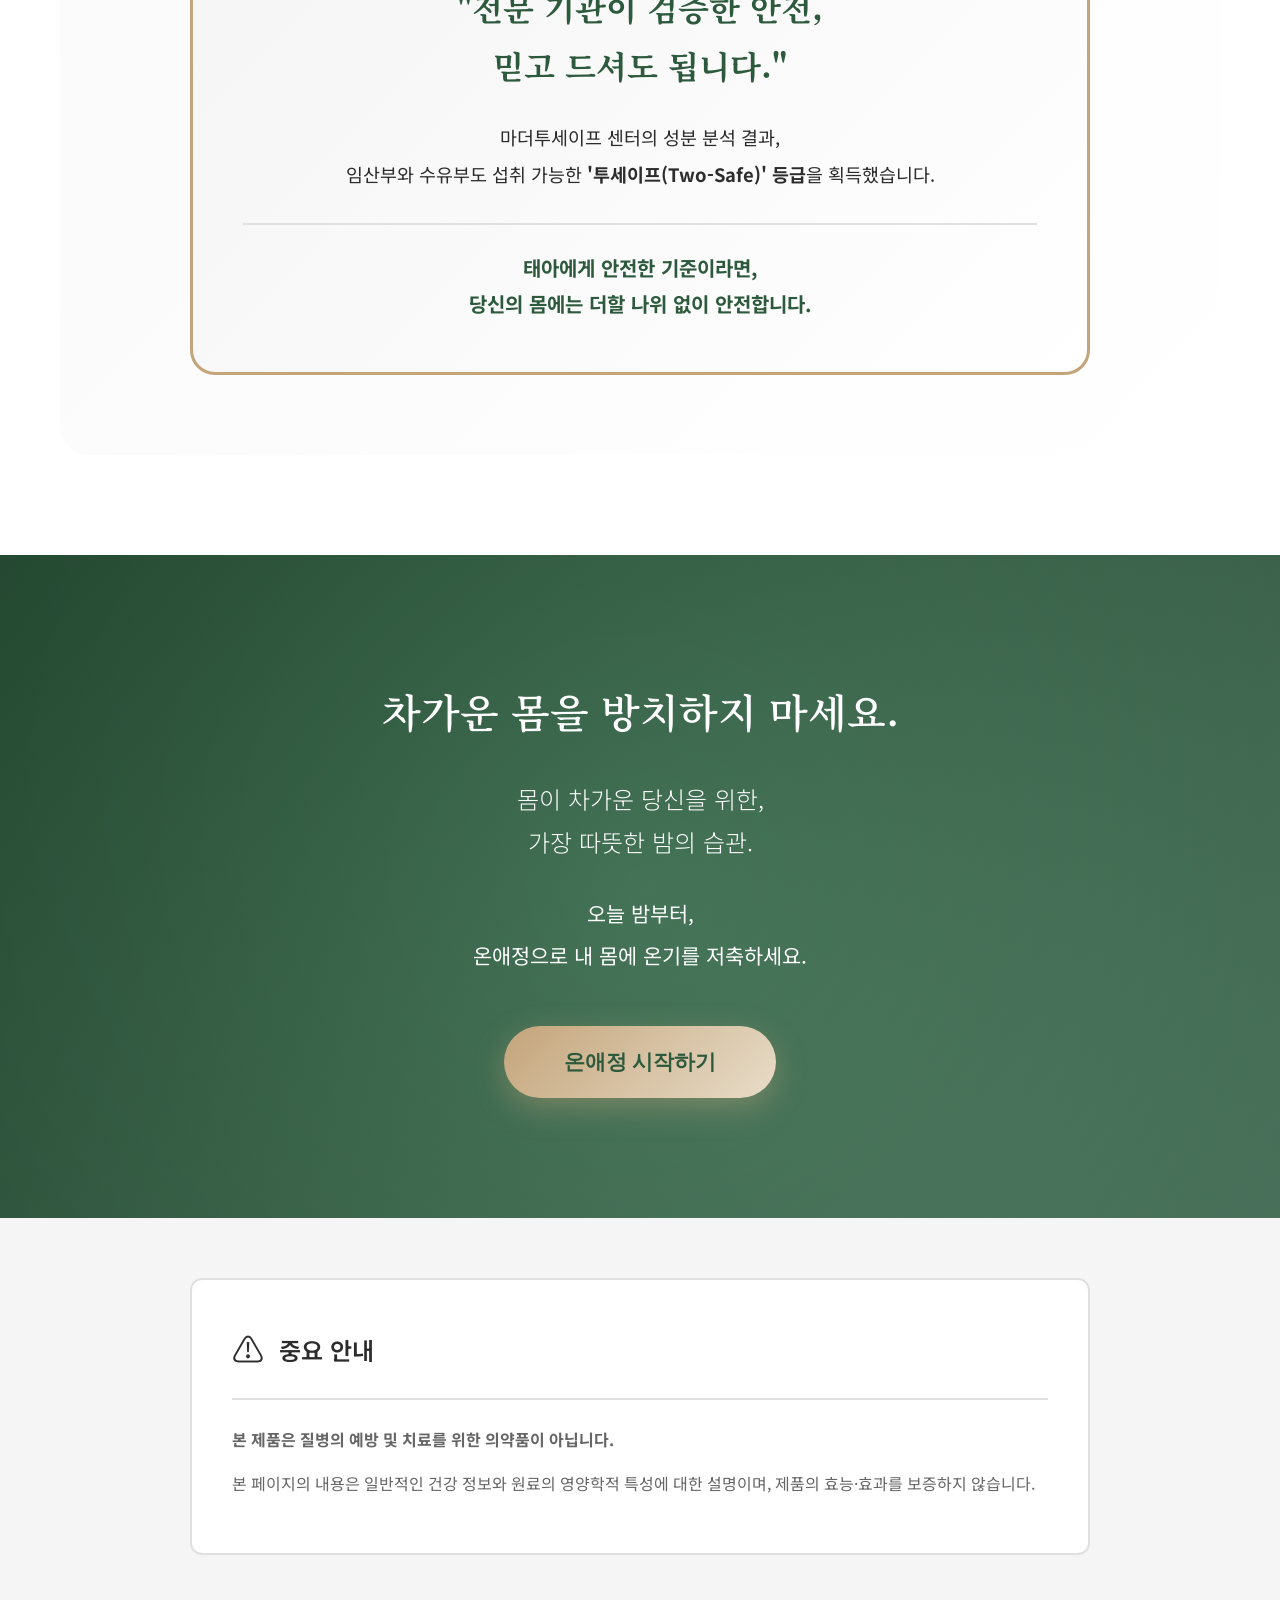
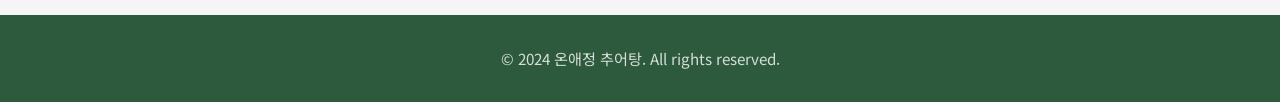
<file: index_before_clean_chic.html>
<!DOCTYPE html>
<html lang="ko">
<head>
    <meta charset="UTF-8">
    <meta name="viewport" content="width=device-width, initial-scale=1.0">
    <title>온애정 추어탕 - 몸의 온기를 채우는 가장 따뜻한 시간</title>
    <link rel="stylesheet" href="styles_v3.css">
    <link rel="preconnect" href="https://fonts.googleapis.com">
    <link rel="preconnect" href="https://fonts.gstatic.com" crossorigin>
    <link href="https://fonts.googleapis.com/css2?family=Noto+Serif+KR:wght@300;400;600;700&family=Noto+Sans+KR:wght@300;400;500;600;700&display=swap" rel="stylesheet">
</head>
<body>
    <!-- SECTION 1: 인트로 (Hook) -->
    <section class="intro-section">
        <div class="intro-overlay"></div>
        <div class="intro-content">
            <div class="steam-effect"></div>
            <h1 class="intro-title fade-in-up">몸의 온기를 채우는<br>가장 따뜻한 시간</h1>
            <p class="intro-subtitle fade-in-up delay-1">몸이 차가운 당신을 위한,<br>가장 따뜻한 밤의 습관.</p>
            <h2 class="brand-name fade-in-up delay-2">온애정<span class="hanja">(溫愛情)</span> 추어탕</h2>
            <div class="scroll-indicator">
                <div class="mouse"></div>
                <p>Scroll Down</p>
            </div>
        </div>
    </section>

    <!-- SECTION 2: 문제 제기 (The Problem) -->
    <section class="problem-section">
        <div class="container">
            <div class="problem-header">
                <h2 class="section-title">나이가 들수록, 왜 추위를 더 많이 탈까요?</h2>
                <p class="section-subtitle">문제는 무너진 <strong>'온기 시스템'</strong>입니다.</p>
            </div>

            <div class="problem-content">
                <div class="problem-text">
                    <p class="problem-desc">
                        젊을 때는 몸이 스스로 열을 잘 만들어냅니다.<br>
                        하지만 나이가 들면 기초대사량과 혈관 탄력이 줄어,<br>
                        스스로 <strong>열을 내고(생성)</strong>, <strong>돌리고(순환)</strong>, <strong>지키는(유지)</strong> 능력이 떨어집니다.
                    </p>
                </div>

                <!-- 그래프 -->
                <div class="aging-graph">
                    <div class="graph-container">
                        <div class="graph-title">나이에 따른 온기 생성 능력</div>
                        <svg viewBox="0 0 600 300" class="graph-svg">
                            <!-- 축 -->
                            <line x1="50" y1="250" x2="550" y2="250" stroke="#999" stroke-width="2"/>
                            <line x1="50" y1="250" x2="50" y2="30" stroke="#999" stroke-width="2"/>
                            
                            <!-- 그래프 선 -->
                            <path class="graph-line" d="M50,50 Q150,60 250,100 Q350,150 450,200 Q500,230 550,245" 
                                  stroke="#2D5A3D" stroke-width="3" fill="none" stroke-dasharray="1000" stroke-dashoffset="1000">
                                <animate attributeName="stroke-dashoffset" from="1000" to="0" dur="2s" fill="freeze" begin="0.5s"/>
                            </path>
                            
                            <!-- 포인트 -->
                            <circle cx="50" cy="50" r="5" fill="#2D5A3D" opacity="0">
                                <animate attributeName="opacity" from="0" to="1" dur="0.3s" begin="2.5s" fill="freeze"/>
                            </circle>
                            <circle cx="550" cy="245" r="5" fill="#C4A57B" opacity="0">
                                <animate attributeName="opacity" from="0" to="1" dur="0.3s" begin="2.5s" fill="freeze"/>
                            </circle>
                            
                            <!-- 라벨 -->
                            <text x="50" y="40" font-size="14" fill="#2D5A3D" font-weight="bold">청년기</text>
                            <text x="520" y="235" font-size="14" fill="#C4A57B" font-weight="bold">중장년기</text>
                            
                            <!-- X축 라벨 -->
                            <text x="280" y="280" font-size="16" fill="#666" text-anchor="middle">나이</text>
                            <!-- Y축 라벨 -->
                            <text x="30" y="150" font-size="16" fill="#666" text-anchor="middle" transform="rotate(-90 30 150)">온기 생성 능력</text>
                        </svg>
                    </div>
                </div>
            </div>

            <div class="problem-emphasis">
                <p class="emphasis-quote">"빈틈이 생긴 기초 체온,<br>단순히 뜨거운 국물만 마신다고 채워질까요?"</p>
            </div>

            <!-- 논문 박스 -->
            <div class="paper-box">
                <div class="paper-header">
                    <span class="paper-icon">📄</span>
                    <h4>과학적 사실</h4>
                </div>
                <div class="paper-content">
                    <blockquote>
                        "나이가 들수록 기초대사량(RMR)과 식이성 발열 효과(DIT)가 감소하며,
                        갈색 지방 조직의 기능 저하로 체온 조절 능력이 떨어진다."
                    </blockquote>
                    <p class="paper-result">
                        이러한 생리적 변화는<br>
                        <strong>"손발 냉증, 온기 유지의 어려움, 전신 에너지 저하"</strong>로 이어진다.
                    </p>
                    <div class="paper-references">
                        <div class="reference-item">
                            <span class="ref-icon">📚</span>
                            <div class="ref-text">
                                <strong>출처 1:</strong> St-Onge & Gallagher (2010)<br>
                                <em>Nutrition</em> (인용 342회)
                            </div>
                        </div>
                        <div class="reference-item">
                            <span class="ref-icon">📚</span>
                            <div class="ref-text">
                                <strong>출처 2:</strong> Zoico, et al. (2019)<br>
                                <em>Gerontology</em> (인용 89회)
                            </div>
                        </div>
                    </div>
                </div>
            </div>
        </div>
    </section>

    <!-- SECTION 3: 솔루션 (Core Warming System) -->
    <section class="solution-section">
        <div class="container">
            <div class="solution-header">
                <h2 class="section-title">내 몸의 중심 온도를 높이는 설계</h2>
                <h3 class="system-title">Core Warming System™</h3>
                <p class="solution-subtitle">
                    온애정은 몸의 겉만 데우지 않습니다.<br>
                    <strong>[깨우고 - 돌리고 - 가두는]</strong> 3단계 설계를 통해<br>
                    식지 않는 온기를 완성했습니다.
                </p>
            </div>

            <!-- 3단계 순환형 다이어그램 -->
            <div class="core-system-diagram">
                <svg viewBox="0 0 800 800" class="system-svg">
                    <!-- 중앙 코어 -->
                    <circle cx="400" cy="400" r="80" fill="url(#coreGradient)" class="core-circle"/>
                    <text x="400" y="405" font-size="20" font-weight="bold" fill="#fff" text-anchor="middle">CORE</text>
                    
                    <!-- STEP 1: Wake Up (상단) -->
                    <g class="step-node step-1" opacity="0">
                        <circle cx="400" cy="150" r="120" fill="url(#step1Gradient)" stroke="#2D5A3D" stroke-width="3"/>
                        <foreignObject x="310" y="90" width="180" height="120">
                            <div xmlns="http://www.w3.org/1999/xhtml" class="step-content">
                                <div class="step-number">STEP 1</div>
                                <div class="step-title">Wake Up</div>
                                <div class="step-subtitle">깨우다</div>
                                <div class="step-ingredient">제주 해풍 쑥</div>
                            </div>
                        </foreignObject>
                        <animate attributeName="opacity" from="0" to="1" dur="0.8s" begin="1s" fill="freeze"/>
                    </g>
                    
                    <!-- STEP 2: Flow (좌하단) -->
                    <g class="step-node step-2" opacity="0">
                        <circle cx="200" cy="600" r="120" fill="url(#step2Gradient)" stroke="#5A8B6F" stroke-width="3"/>
                        <foreignObject x="110" y="540" width="180" height="120">
                            <div xmlns="http://www.w3.org/1999/xhtml" class="step-content">
                                <div class="step-number">STEP 2</div>
                                <div class="step-title">Flow</div>
                                <div class="step-subtitle">돌리다</div>
                                <div class="step-ingredient">저온압착 들기름</div>
                            </div>
                        </foreignObject>
                        <animate attributeName="opacity" from="0" to="1" dur="0.8s" begin="1.8s" fill="freeze"/>
                    </g>
                    
                    <!-- STEP 3: Lock (우하단) -->
                    <g class="step-node step-3" opacity="0">
                        <circle cx="600" cy="600" r="120" fill="url(#step3Gradient)" stroke="#C4A57B" stroke-width="3"/>
                        <foreignObject x="510" y="540" width="180" height="120">
                            <div xmlns="http://www.w3.org/1999/xhtml" class="step-content">
                                <div class="step-number">STEP 3</div>
                                <div class="step-title">Lock</div>
                                <div class="step-subtitle">가두다</div>
                                <div class="step-ingredient">남원 미꾸라지</div>
                            </div>
                        </foreignObject>
                        <animate attributeName="opacity" from="0" to="1" dur="0.8s" begin="2.6s" fill="freeze"/>
                    </g>
                    
                    <!-- 순환 화살표 -->
                    <path class="flow-arrow arrow-1" d="M400,230 L400,320" stroke="#2D5A3D" stroke-width="4" fill="none" marker-end="url(#arrowhead)" stroke-dasharray="90" stroke-dashoffset="90">
                        <animate attributeName="stroke-dashoffset" from="90" to="0" dur="0.6s" begin="3s" fill="freeze"/>
                    </path>
                    <path class="flow-arrow arrow-2" d="M320,480 L250,560" stroke="#5A8B6F" stroke-width="4" fill="none" marker-end="url(#arrowhead)" stroke-dasharray="120" stroke-dashoffset="120">
                        <animate attributeName="stroke-dashoffset" from="120" to="0" dur="0.6s" begin="3.6s" fill="freeze"/>
                    </path>
                    <path class="flow-arrow arrow-3" d="M480,480 L550,560" stroke="#C4A57B" stroke-width="4" fill="none" marker-end="url(#arrowhead)" stroke-dasharray="120" stroke-dashoffset="120">
                        <animate attributeName="stroke-dashoffset" from="120" to="0" dur="0.6s" begin="4.2s" fill="freeze"/>
                    </path>
                    
                    <!-- 그라데이션 정의 -->
                    <defs>
                        <radialGradient id="coreGradient">
                            <stop offset="0%" style="stop-color:#C4A57B;stop-opacity:1" />
                            <stop offset="100%" style="stop-color:#8B7355;stop-opacity:1" />
                        </radialGradient>
                        <radialGradient id="step1Gradient">
                            <stop offset="0%" style="stop-color:#E8F5E9;stop-opacity:1" />
                            <stop offset="100%" style="stop-color:#C8E6C9;stop-opacity:1" />
                        </radialGradient>
                        <radialGradient id="step2Gradient">
                            <stop offset="0%" style="stop-color:#E0F2F1;stop-opacity:1" />
                            <stop offset="100%" style="stop-color:#B2DFDB;stop-opacity:1" />
                        </radialGradient>
                        <radialGradient id="step3Gradient">
                            <stop offset="0%" style="stop-color:#FFF8E1;stop-opacity:1" />
                            <stop offset="100%" style="stop-color:#FFE082;stop-opacity:1" />
                        </radialGradient>
                        <marker id="arrowhead" markerWidth="10" markerHeight="10" refX="9" refY="3" orient="auto">
                            <polygon points="0 0, 10 3, 0 6" fill="#2D5A3D" />
                        </marker>
                    </defs>
                </svg>
            </div>

            <!-- 3단계 상세 설명 -->
            <div class="steps-detail">
                <!-- STEP 1 -->
                <div class="step-detail-card">
                    <div class="step-detail-header">
                        <div class="step-icon-large">🌿</div>
                        <div class="step-detail-title">
                            <h3>STEP 1. Wake Up (깨우다)</h3>
                            <h4>제주 해풍 쑥</h4>
                        </div>
                    </div>
                    <div class="step-detail-content">
                        <p class="step-detail-subtitle">"차가운 코어(Core)를 깨우는 바탕"</p>
                        <div class="step-detail-component">
                            <span class="component-label">Ingredient</span>
                            <span class="component-value">제주 해풍 쑥 (유파틸린 & 시네올)</span>
                        </div>
                        <div class="step-integrated-desc">
                            <p class="integrated-highlight">"동의보감의 '따뜻한 성질'은 현대 과학의 '시네올(Cineole) 순환 케어'로 설명됩니다."</p>
                            <p class="step-detail-desc">
                                냉기가 고인 몸속 깊은 곳, 바로 '코어(Core)' 온도가 떨어지면 전신이 차가워집니다.<br>
                                온애정은 <strong>제주 해풍 쑥의 유파틸린과 시네올</strong> 성분으로, 긴장된 몸을 편안하게 이완하고<br>
                                막힌 순환을 풀어내, <strong>몸속 깊은 '따뜻한 바탕'을 깨웁니다.</strong>
                            </p>
                            <p class="step-scientific-note">
                                <strong>전통 지혜의 과학적 해석:</strong><br>
                                동의보감에서 쑥은 '성질이 따뜻하며 냉(冷)을 몰아낸다'고 기록됩니다.<br>
                                현대 과학은 이것을 <strong>시네올(1,8-Cineole)의 평활근 이완 및 혈류 개선 효과</strong>로 설명합니다.
                            </p>
                        </div>
                        <div class="step-references">
                            <p class="ref-small"><strong>Ref 1.</strong> 동의보감(東醫寶鑑): "쑥은 성질이 따뜻하여 냉(冷)과 습(濕)을 몰아낸다"</p>
                            <p class="ref-small"><strong>Ref 2.</strong> J. Pharm. Pharmacol (2004): "1,8-Cineole이 평활근을 이완하고 혈류를 개선한다"</p>
                        </div>
                    </div>
                </div>

                <!-- STEP 2 -->
                <div class="step-detail-card">
                    <div class="step-detail-header">
                        <div class="step-icon-large">💧</div>
                        <div class="step-detail-title">
                            <h3>STEP 2. Flow (돌리다)</h3>
                            <h4>저온압착 들기름</h4>
                        </div>
                    </div>
                    <div class="step-detail-content">
                        <p class="step-detail-subtitle">"온기가 퍼지는 길을 열다"</p>
                        <div class="step-detail-component">
                            <span class="component-label">Ingredient</span>
                            <span class="component-value">저온압착 들기름 (식물성 오메가-3)</span>
                        </div>
                        <div class="step-detail-component" style="margin-top: 15px;">
                            <span class="component-label">Scientific Key</span>
                            <span class="component-value">Alpha-Linolenic Acid (ALA)</span>
                        </div>
                        <p class="step-detail-desc" style="margin-top: 25px;">
                            1단계에서 만들어진 온기가 한곳에 고이지 않도록,<br>
                            굳어있던 흐름을 유연하게 풀어 <strong>혈관을 타고 손끝, 발끝까지</strong> 온기를 빠르게 보냅니다.<br>
                            저온압착 들기름 속 <strong>식물성 오메가-3(ALA)</strong>는 혈관의 탄력을 높이고,<br>
                            온기가 막힘없이 전신으로 퍼지는 '통로'를 열어줍니다.
                        </p>
                        <div class="step-references">
                            <p class="ref-small"><strong>Ref.</strong> Am J Clin Nutr (2002): "오메가-3 지방산이 혈관 탄력성을 개선하고 혈액 흐름을 원활하게 한다"</p>
                        </div>
                    </div>
                </div>

                <!-- STEP 3 -->
                <div class="step-detail-card">
                    <div class="step-detail-header">
                        <div class="step-icon-large">🔒</div>
                        <div class="step-detail-title">
                            <h3>STEP 3. Lock (가두다)</h3>
                            <h4>남원 미꾸라지</h4>
                        </div>
                    </div>
                    <div class="step-detail-content">
                        <p class="step-detail-subtitle">"에너지를 채워 온기를 가두다"</p>
                        <div class="step-detail-component">
                            <span class="component-label">Ingredient</span>
                            <span class="component-value">남원 미꾸라지 (고단백 영양원)</span>
                        </div>
                        <div class="step-detail-component" style="margin-top: 15px;">
                            <span class="component-label">Scientific Key</span>
                            <span class="component-value">식이성 발열 효과 (DIT, Diet-Induced Thermogenesis)</span>
                        </div>
                        <p class="step-detail-desc" style="margin-top: 25px;">
                            온기는 '만들고 → 돌리는' 것만으로는 부족합니다. <strong>지켜내야 합니다.</strong><br>
                            남원 미꾸라지는 고단백 영양으로 소화 과정에서 <strong>몸 스스로 열을 내게 만들고</strong>(DIT 효과),<br>
                            그 에너지를 오래 보유하며 온기가 빠져나가지 않도록 <strong>꽉 가둡니다.</strong>
                        </p>
                        <p class="step-scientific-note">
                            <strong>DIT(Diet-Induced Thermogenesis)란?</strong><br>
                            음식을 소화·흡수하는 과정에서 발생하는 체내 열 생성 효과.<br>
                            특히 고단백 식품은 DIT가 높아, 탄수화물이나 지방보다 <strong>20~30% 더 많은 열을 냅니다.</strong>
                        </p>
                        <div class="step-references">
                            <p class="ref-small"><strong>Ref.</strong> J Am Coll Nutr (2002): "고단백 식사는 식이성 열 발생을 크게 증가시키며, 이는 체온 유지 및 대사 활성화에 기여한다"</p>
                        </div>
                    </div>
                </div>
            </div>

            <!-- CTA 버튼 -->
            <div class="section-cta">
                <button class="cta-button-secondary">온애정의 과학적 원리 더 자세히 보기</button>
            </div>
        </div>
    </section>

    <!-- SECTION 4: 기술력 (Absorption Technology) -->
    <section class="technology-section">
        <div class="container">
            <div class="tech-header">
                <h2 class="section-title">매일 먹어야 체질이 바뀝니다.<br>그래서 '흡수'에 집착했습니다.</h2>
                <p class="tech-subtitle">
                    좋은 성분도 몸이 받아들이지 못하면 소용없습니다.<br>
                    온애정은 소화 기능이 약한 분들도 부담 없이 매일 드실 수 있도록<br>
                    <strong>이중 소화 설계</strong>를 적용했습니다.
                </p>
            </div>

            <!-- 기술 카드 -->
            <div class="tech-cards">
                <!-- Tech 01 -->
                <div class="tech-card">
                    <div class="tech-card-number">Tech 01</div>
                    <h3 class="tech-card-title">미세 분말화</h3>
                    <p class="tech-card-subtitle">Micro-Powder Technology</p>
                    <div class="tech-card-visual">
                        <div class="powder-animation">
                            <div class="powder-particle"></div>
                            <div class="powder-particle"></div>
                            <div class="powder-particle"></div>
                            <div class="powder-particle"></div>
                            <div class="powder-particle"></div>
                        </div>
                    </div>
                    <p class="tech-card-desc">
                        쑥, 검은콩, 발아현미, 들깨를 미세하게 갈아<br>
                        입안 걸림 없이 유효 성분이 몸속 깊이 스며듭니다.
                    </p>
                    <ul class="tech-card-list">
                        <li>✓ 쑥가루 (제주산)</li>
                        <li>✓ 검은콩가루 (국산)</li>
                        <li>✓ 발아현미가루 (국산)</li>
                        <li>✓ 들깨가루 (국내 가공)</li>
                    </ul>
                </div>

                <!-- Tech 02 -->
                <div class="tech-card tech-card-highlight">
                    <div class="tech-card-number">Tech 02</div>
                    <h3 class="tech-card-title">고온·고압 유화</h3>
                    <p class="tech-card-subtitle">High-Pressure Emulsification</p>
                    <div class="tech-card-visual">
                        <div class="pressure-gauge">
                            <div class="gauge-circle">
                                <div class="gauge-value">120°C</div>
                                <div class="gauge-label">고온고압</div>
                            </div>
                        </div>
                    </div>
                    <p class="tech-card-desc">
                        단단한 미꾸라지의 뼈와 육질을 고압으로 부드럽게 녹여냈습니다.<br>
                        소화 흡수가 빠르고 위장에 부담을 주지 않습니다.
                    </p>
                    <div class="tech-highlight-box">
                        <p>"마시는 것만으로도 온기가<br>뼛속까지 전달되는 이유입니다."</p>
                    </div>
                </div>
            </div>

            <!-- 논문 팩트 체크 -->
            <div class="fact-check-box">
                <div class="fact-header">
                    <span class="fact-icon">📚</span>
                    <h4>Fact Check</h4>
                </div>
                <div class="fact-content">
                    <blockquote>
                        "식품의 입자 크기가 작을수록(미세 분말화), 소화 효소와 닿는 표면적이 넓어져 
                        생체 이용률이 획기적으로 증가한다."
                    </blockquote>
                    <blockquote>
                        "고온·고압 방식(High-Pressure Processing)은 단단한 미꾸라지의 뼈와 단백질 조직을 
                        부드럽게 분해하여, 소화 흡수가 용이한 상태(Peptide 화)로 만들어준다."
                    </blockquote>
                    <p class="fact-source">출처: Journal of Food Science / Food Engineering</p>
                </div>
            </div>
        </div>
    </section>

    <!-- SECTION 5: 투명성 (Transparency) -->
    <section class="transparency-section">
        <div class="container">
            <div class="transparency-header">
                <h2 class="section-title">비교해 보세요, 압도적인 투명함</h2>
                <p class="transparency-quote">"남들은 소스 뒤에 숨길 때,<br>온애정은 당당하게 밝힙니다."</p>
                <p class="transparency-desc">
                    화학조미료를 뺐다고 거짓말하지 않습니다.<br>
                    내 가족이 먹는 음식이기에, 맛을 위한 아주 작은 재료 하나까지<br>
                    <strong>100% 투명하게 공개</strong>합니다.
                </p>
            </div>

            <!-- 성분표 리스트 -->
            <div class="ingredient-receipt">
                <div class="receipt-header">
                    <h3>온애정 추어탕 성분표</h3>
                    <p class="receipt-subtitle">총 19가지 원료 완전 공개</p>
                </div>

                <div class="receipt-category">
                    <h4 class="receipt-category-title">[Main] 주원료</h4>
                    <ul class="receipt-list">
                        <li><span class="item-name">미꾸라지</span><span class="item-origin">남원 100%</span></li>
                        <li><span class="item-name">무청시래기</span><span class="item-origin">국산</span></li>
                        <li><span class="item-name">사골농축액</span><span class="item-origin">국산</span></li>
                    </ul>
                </div>

                <div class="receipt-category">
                    <h4 class="receipt-category-title">[Powder] 미세 분말</h4>
                    <ul class="receipt-list">
                        <li><span class="item-name">쑥</span><span class="item-origin">제주</span></li>
                        <li><span class="item-name">검은콩</span><span class="item-origin">국산</span></li>
                        <li><span class="item-name">발아현미</span><span class="item-origin">국산</span></li>
                        <li><span class="item-name">들깨</span><span class="item-origin">국산</span></li>
                    </ul>
                </div>

                <div class="receipt-category">
                    <h4 class="receipt-category-title">[Seasoning] 양념 (모두 국산)</h4>
                    <ul class="receipt-list">
                        <li><span class="item-name">마늘</span><span class="item-origin">국산</span></li>
                        <li><span class="item-name">생강</span><span class="item-origin">국산</span></li>
                        <li><span class="item-name">고춧가루</span><span class="item-origin">국산</span></li>
                        <li><span class="item-name">된장</span><span class="item-origin">국산</span></li>
                        <li><span class="item-name">양파</span><span class="item-origin">국산</span></li>
                        <li><span class="item-name">대파</span><span class="item-origin">국산</span></li>
                    </ul>
                </div>

                <div class="receipt-category">
                    <h4 class="receipt-category-title">[Flavor] 풍미</h4>
                    <ul class="receipt-list">
                        <li><span class="item-name">들기름</span><span class="item-origin">국산</span></li>
                        <li><span class="item-name">참기름</span><span class="item-origin">국산</span></li>
                        <li><span class="item-name">흑후추</span><span class="item-origin">수입</span></li>
                        <li class="receipt-highlight">
                            <span class="item-name">L-글루탐산나트륨 (미원)</span>
                            <span class="item-note">감칠맛을 위한 최소한의 선택</span>
                        </li>
                    </ul>
                </div>
            </div>

            <!-- 투명성 & 안전 확장 섹션 -->
            <div class="safety-extended-section">
                <h2 class="safety-main-title">"가장 민감한 시기에도 안전해야<br>당신의 평생 습관이 될 수 있습니다."</h2>
                <p class="safety-intro">
                    아이를 품은 임산부의 기준보다 더 엄격한 기준은 없습니다.<br>
                    온애정은 <strong>한국마더세이프(MotherToSafe)</strong>의 검증을 거쳐<br>
                    <strong>'투세이프(Two-Safe)' 인증</strong>을 획득했습니다.
                </p>

                <!-- 통합 검증 박스 -->
                <div class="verification-box-unified">
                    <div class="verification-main-header">
                        <div class="check-badge">
                            <span class="check-icon">✓</span>
                            <span class="check-text">Check 1. 중금속 & 항생제</span>
                        </div>
                        <h3 class="verification-main-title">"영유아식 기준보다 10배 더 엄격하게 확인했습니다."</h3>
                    </div>
                    
                    <p class="verification-main-desc">
                        뼈째 먹는 추어탕이기에 걱정되는 중금속과 항생제.<br>
                        가장 안전해야 할 <strong>아이들의 기준(영유아식)</strong>으로 검사했습니다.
                    </p>

                    <!-- 안전 결과 그리드 -->
                    <div class="safety-results-grid">
                        <div class="safety-result-card">
                            <div class="result-icon">✓</div>
                            <div class="result-title">유해 중금속</div>
                            <div class="result-subtitle">(납, 수은, 카드뮴)</div>
                            <div class="result-status-safe">[불검출 / 안전]</div>
                        </div>
                        <div class="safety-result-card">
                            <div class="result-icon">✓</div>
                            <div class="result-title">항생제 잔류 검사</div>
                            <div class="result-subtitle">(퀴놀론계 등)</div>
                            <div class="result-status-safe">[불검출 (0g)]</div>
                        </div>
                    </div>

                    <!-- 투명 수치 공개 각주 -->
                    <div class="safety-footnote">
                        <div class="footnote-icon">🔍</div>
                        <div class="footnote-content">
                            <p class="footnote-title">※ 투명한 수치 공개</p>
                            <p class="footnote-text">
                                납, 수은, 카드뮴은 불검출 수준으로 안전하며, 비소(0.01mg/kg)는 영유아식 기준치(0.1mg/kg)의 <strong>1/10 수준</strong>으로 검출되었습니다. 
                                이는 인위적 오염이 아닌 <strong>'발아현미, 검은콩' 등 자연 곡물</strong>에서 기인한 극미량으로 안심하고 드셔도 됩니다.
                            </p>
                        </div>
                    </div>
                </div>

                <!-- 인증 및 마무리 -->
                <div class="certification-conclusion">
                    <div class="cert-badges-row">
                        <div class="cert-badge-item">
                            <div class="cert-badge-circle">
                                <span class="cert-badge-icon">✓</span>
                            </div>
                            <p class="cert-badge-name">마더투세이프</p>
                            <p class="cert-badge-sub">MotherToSafe</p>
                        </div>
                        <div class="cert-badge-item">
                            <div class="cert-badge-circle">
                                <span class="cert-badge-icon">✓</span>
                            </div>
                            <p class="cert-badge-name">투세이프 인증</p>
                            <p class="cert-badge-sub">Two-Safe Certified</p>
                        </div>
                    </div>
                    
                    <div class="conclusion-message-box">
                        <p class="conclusion-quote">"전문 기관이 검증한 안전,<br>믿고 드셔도 됩니다."</p>
                        <p class="conclusion-detail">
                            마더투세이프 센터의 성분 분석 결과,<br>
                            임산부와 수유부도 섭취 가능한 <strong>'투세이프(Two-Safe)' 등급</strong>을 획득했습니다.
                        </p>
                        <p class="conclusion-final">
                            <strong>태아에게 안전한 기준이라면,<br>당신의 몸에는 더할 나위 없이 안전합니다.</strong>
                        </p>
                    </div>
                </div>
            </div>
        </div>
    </section>

    <!-- SECTION 6: 아웃트로 (Call to Action) -->
    <section class="outro-section">
        <div class="outro-overlay"></div>
        <div class="container">
            <div class="outro-content">
                <h2 class="outro-title">차가운 몸을 방치하지 마세요.</h2>
                <p class="outro-subtitle">
                    몸이 차가운 당신을 위한,<br>
                    가장 따뜻한 밤의 습관.
                </p>
                <p class="outro-message">
                    오늘 밤부터,<br>
                    온애정으로 내 몸에 온기를 저축하세요.
                </p>
                <button class="cta-button-main">온애정 시작하기</button>
            </div>
        </div>
    </section>

    <!-- 법적 고지사항 -->
    <section class="legal-section">
        <div class="container">
            <div class="legal-notice">
                <div class="legal-header">
                    <span class="legal-icon">⚠️</span>
                    <h3>중요 안내</h3>
                </div>
                <div class="legal-content">
                    <p><strong>본 제품은 질병의 예방 및 치료를 위한 의약품이 아닙니다.</strong></p>
                    <p>본 페이지의 내용은 일반적인 건강 정보와 원료의 영양학적 특성에 대한 설명이며,
                    제품의 효능·효과를 보증하지 않습니다.</p>
                </div>
            </div>
        </div>
    </section>

    <!-- 푸터 -->
    <footer class="footer">
        <div class="container">
            <p>&copy; 2024 온애정 추어탕. All rights reserved.</p>
        </div>
    </footer>

    <script src="script_v3.js"></script>
</body>
</html>
</file>
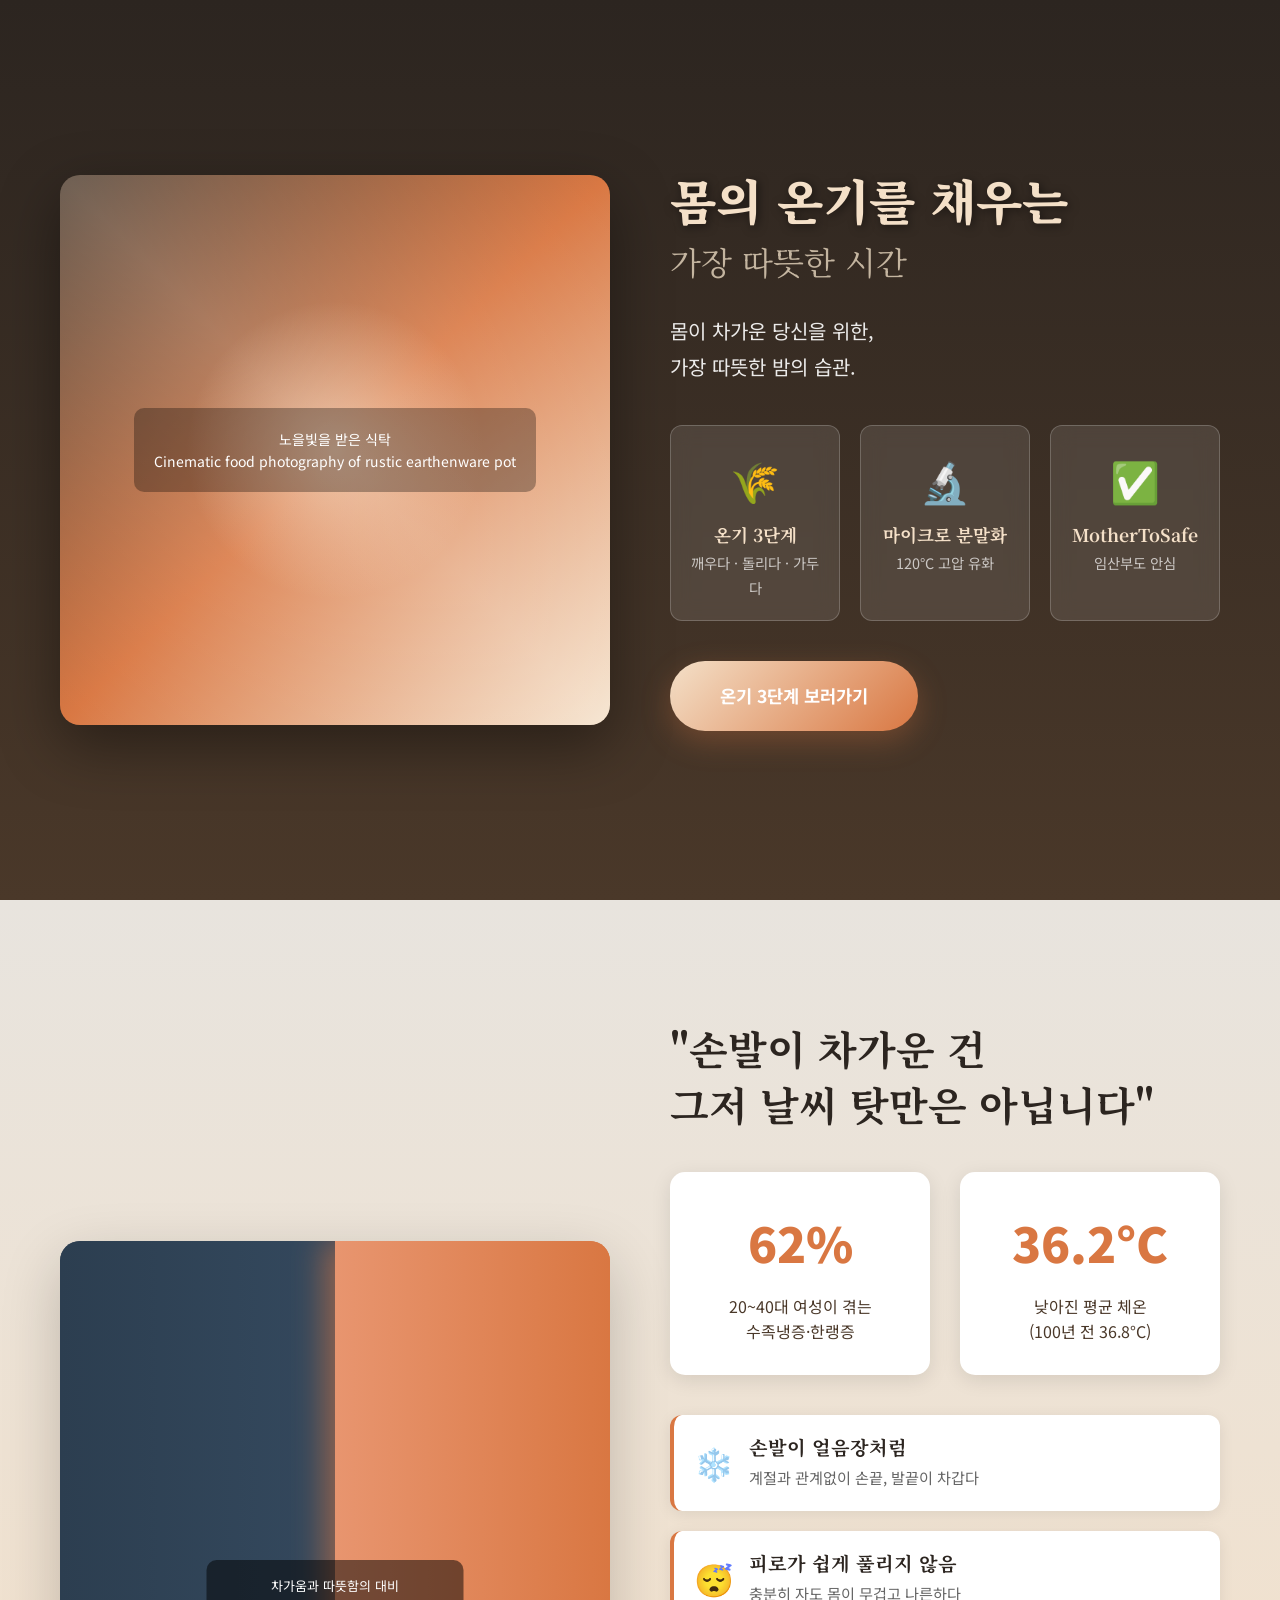
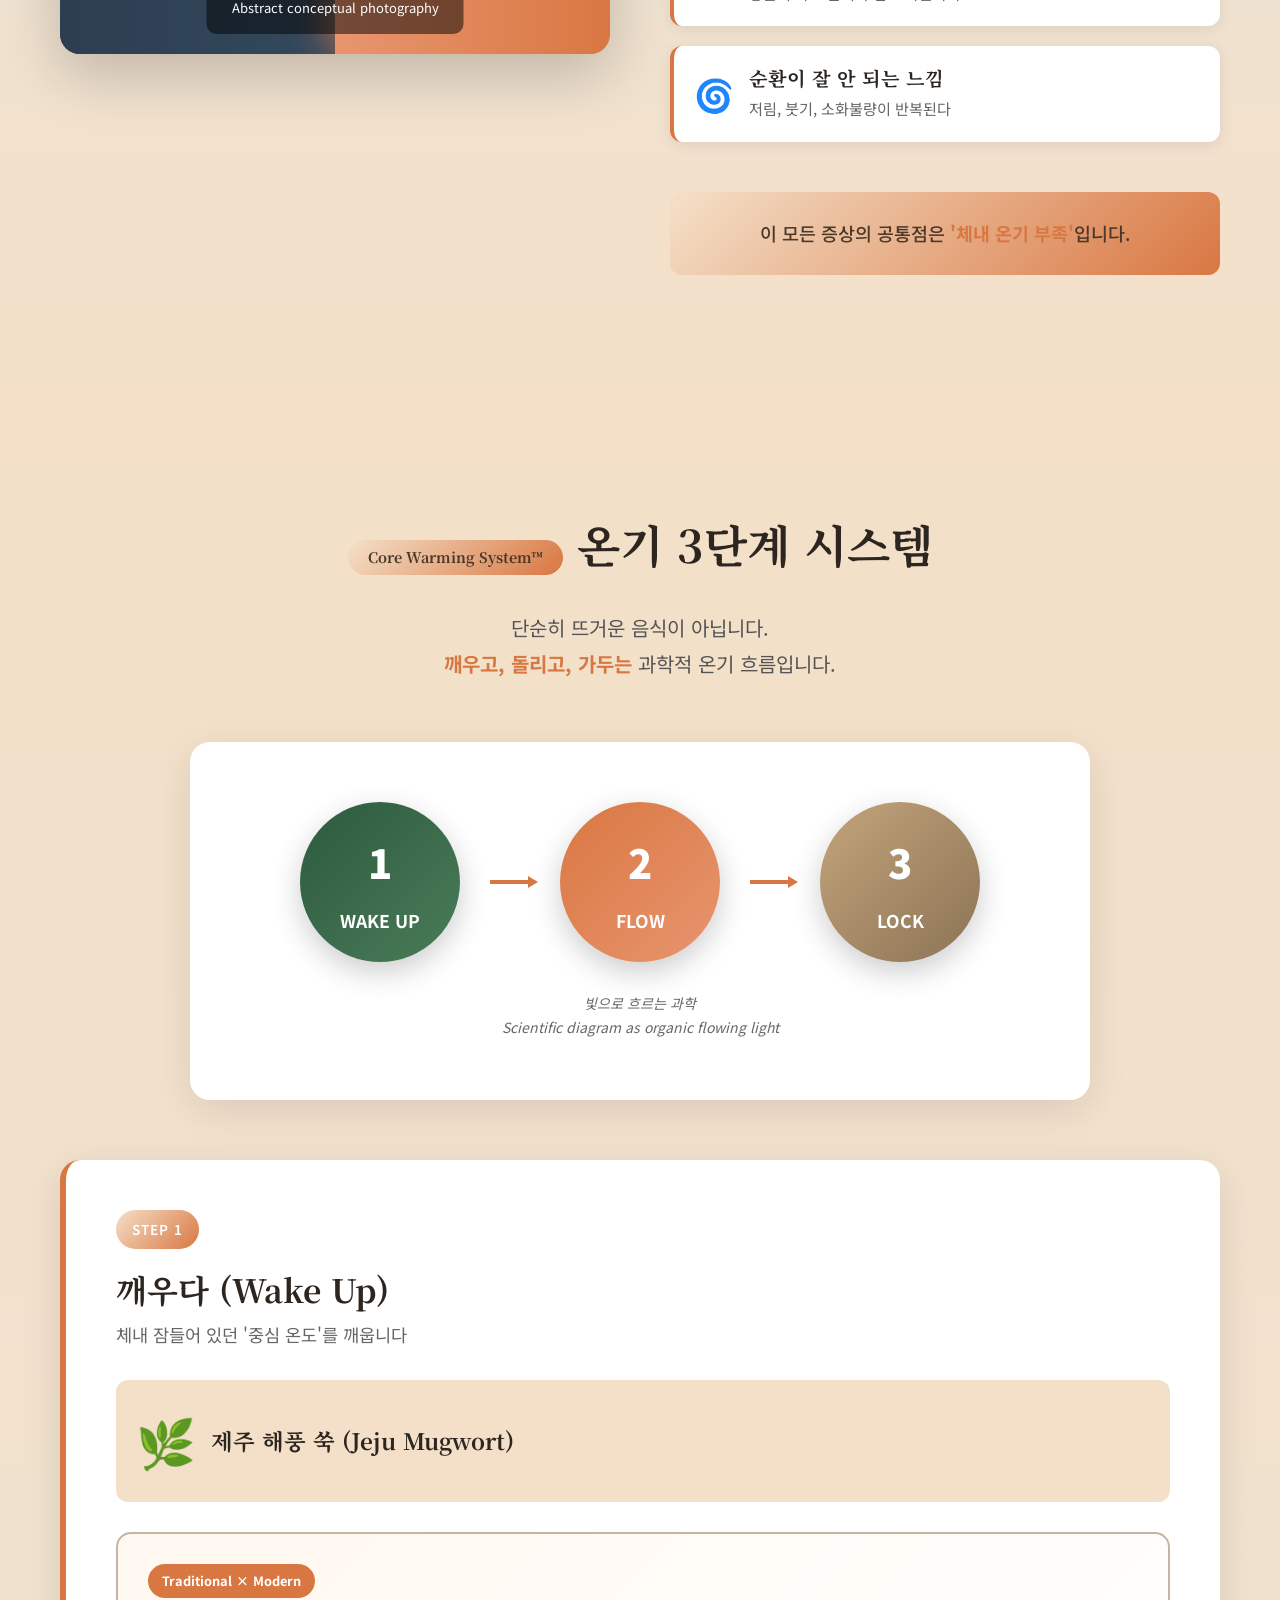
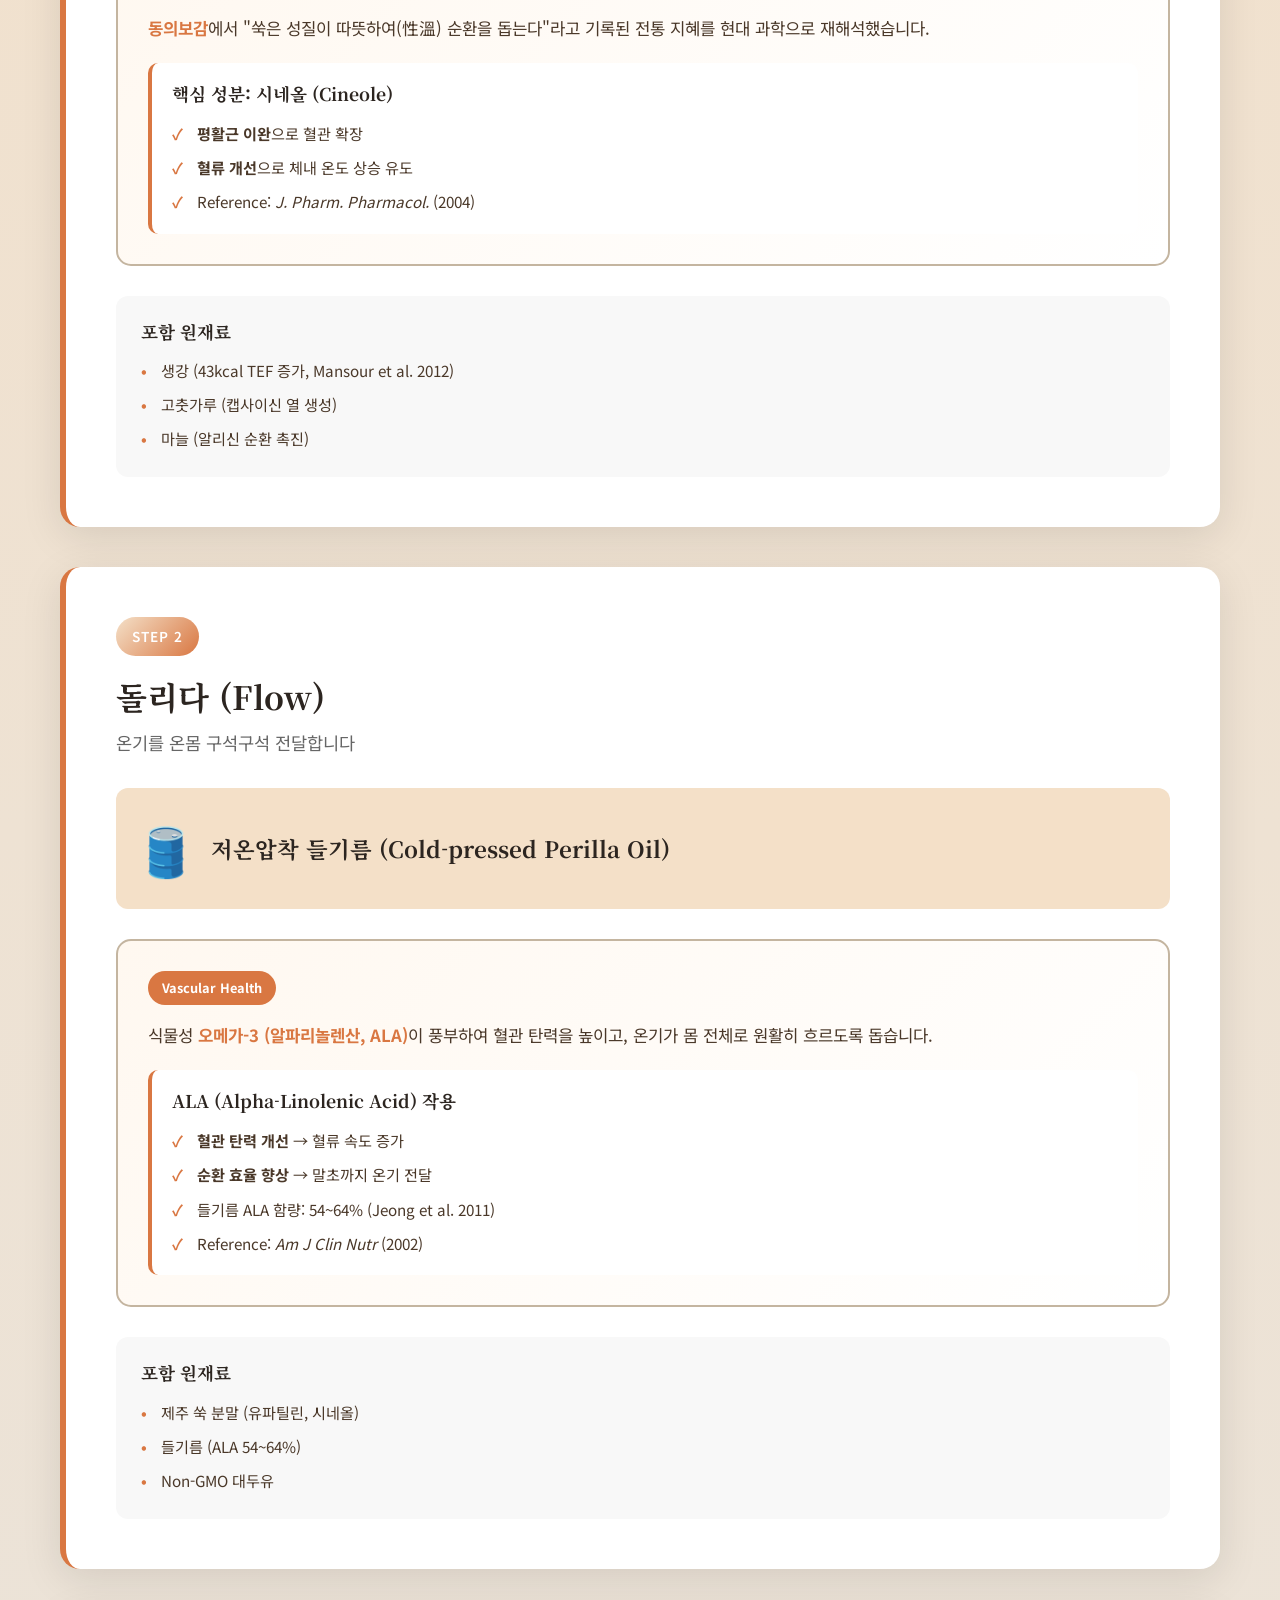
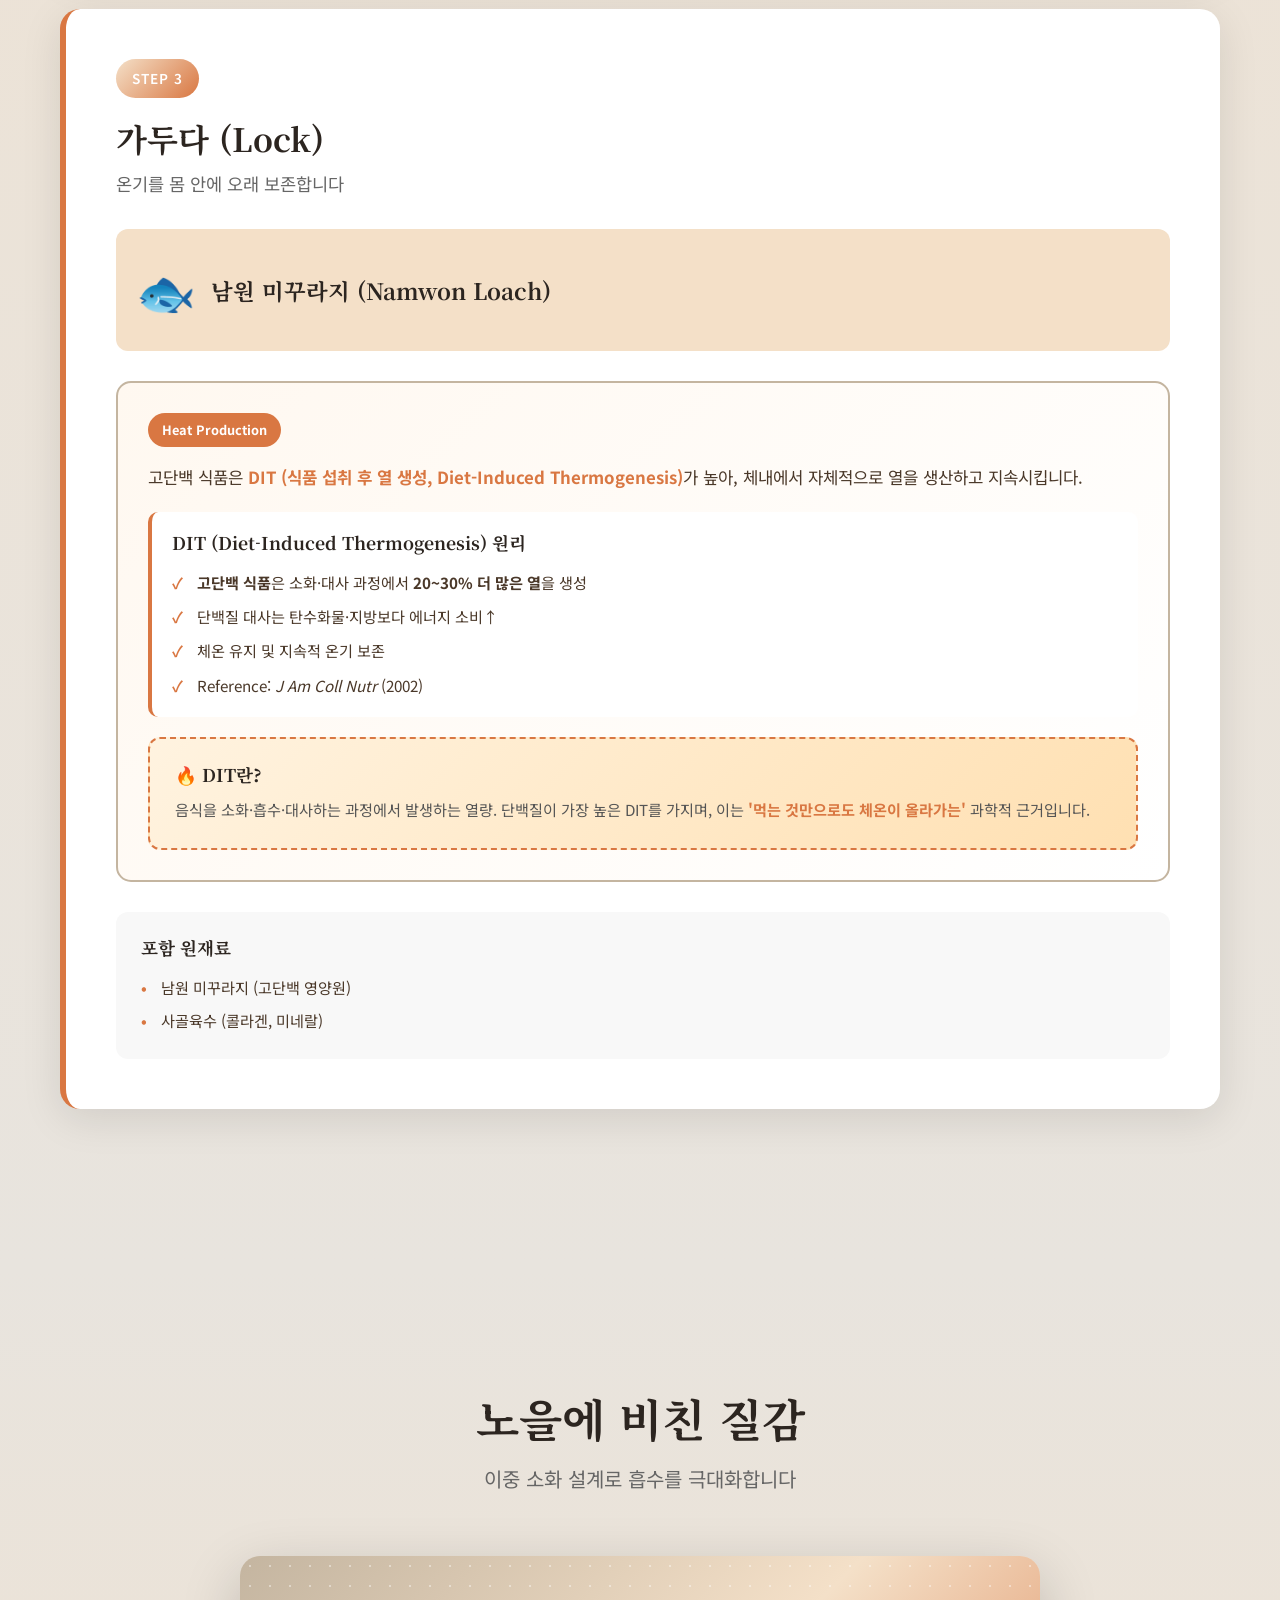
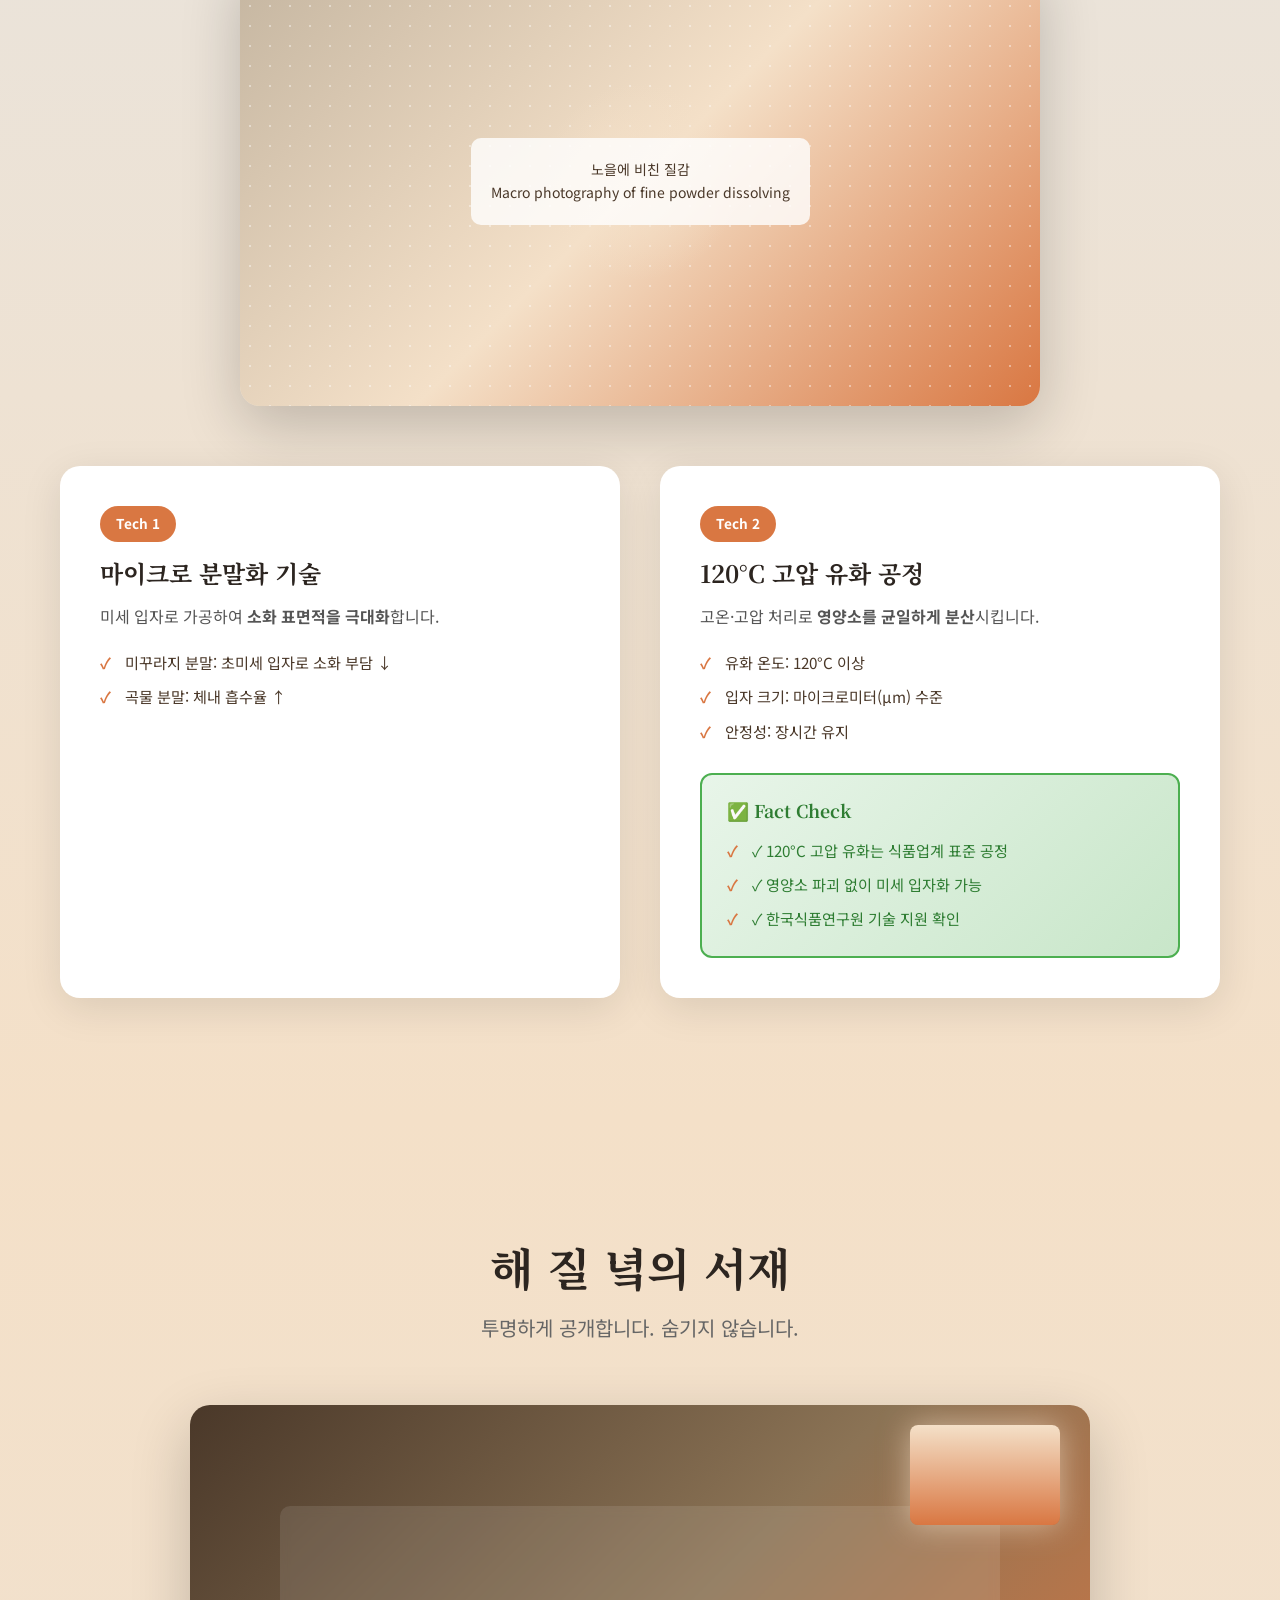
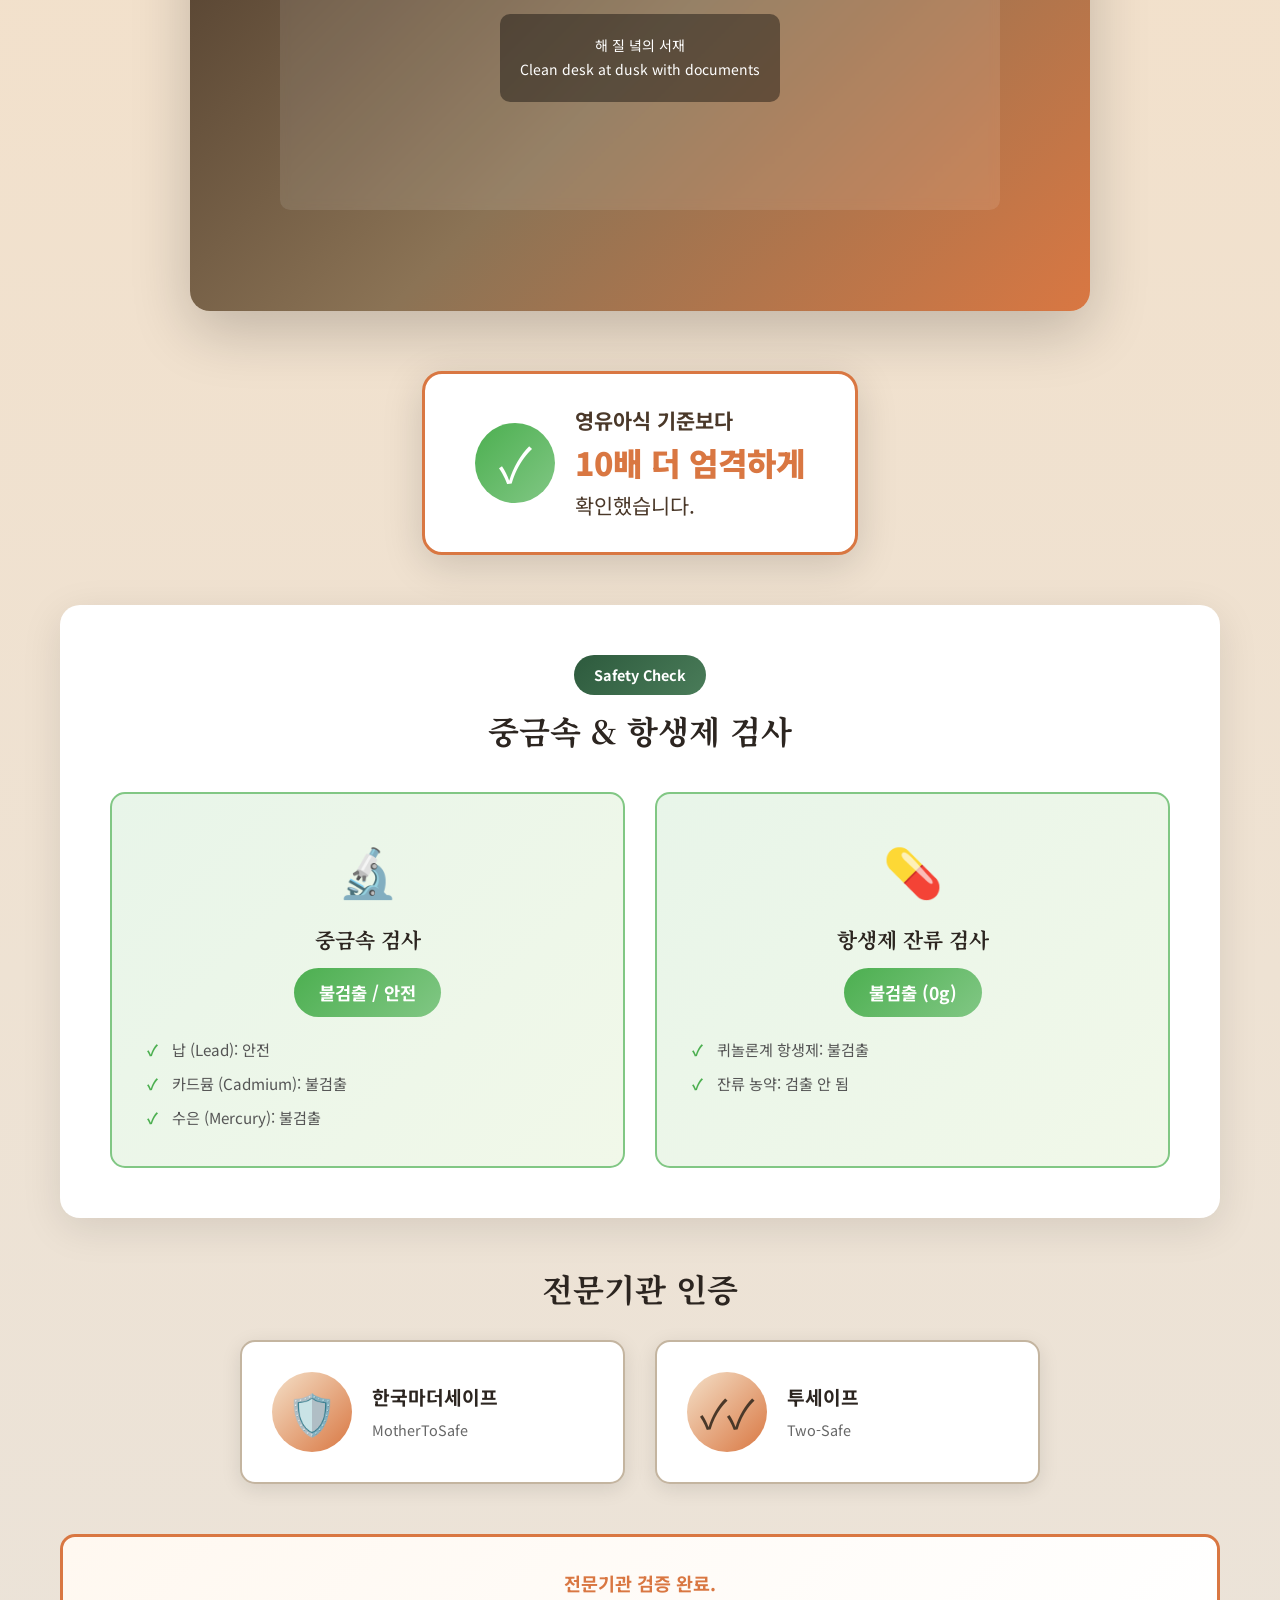
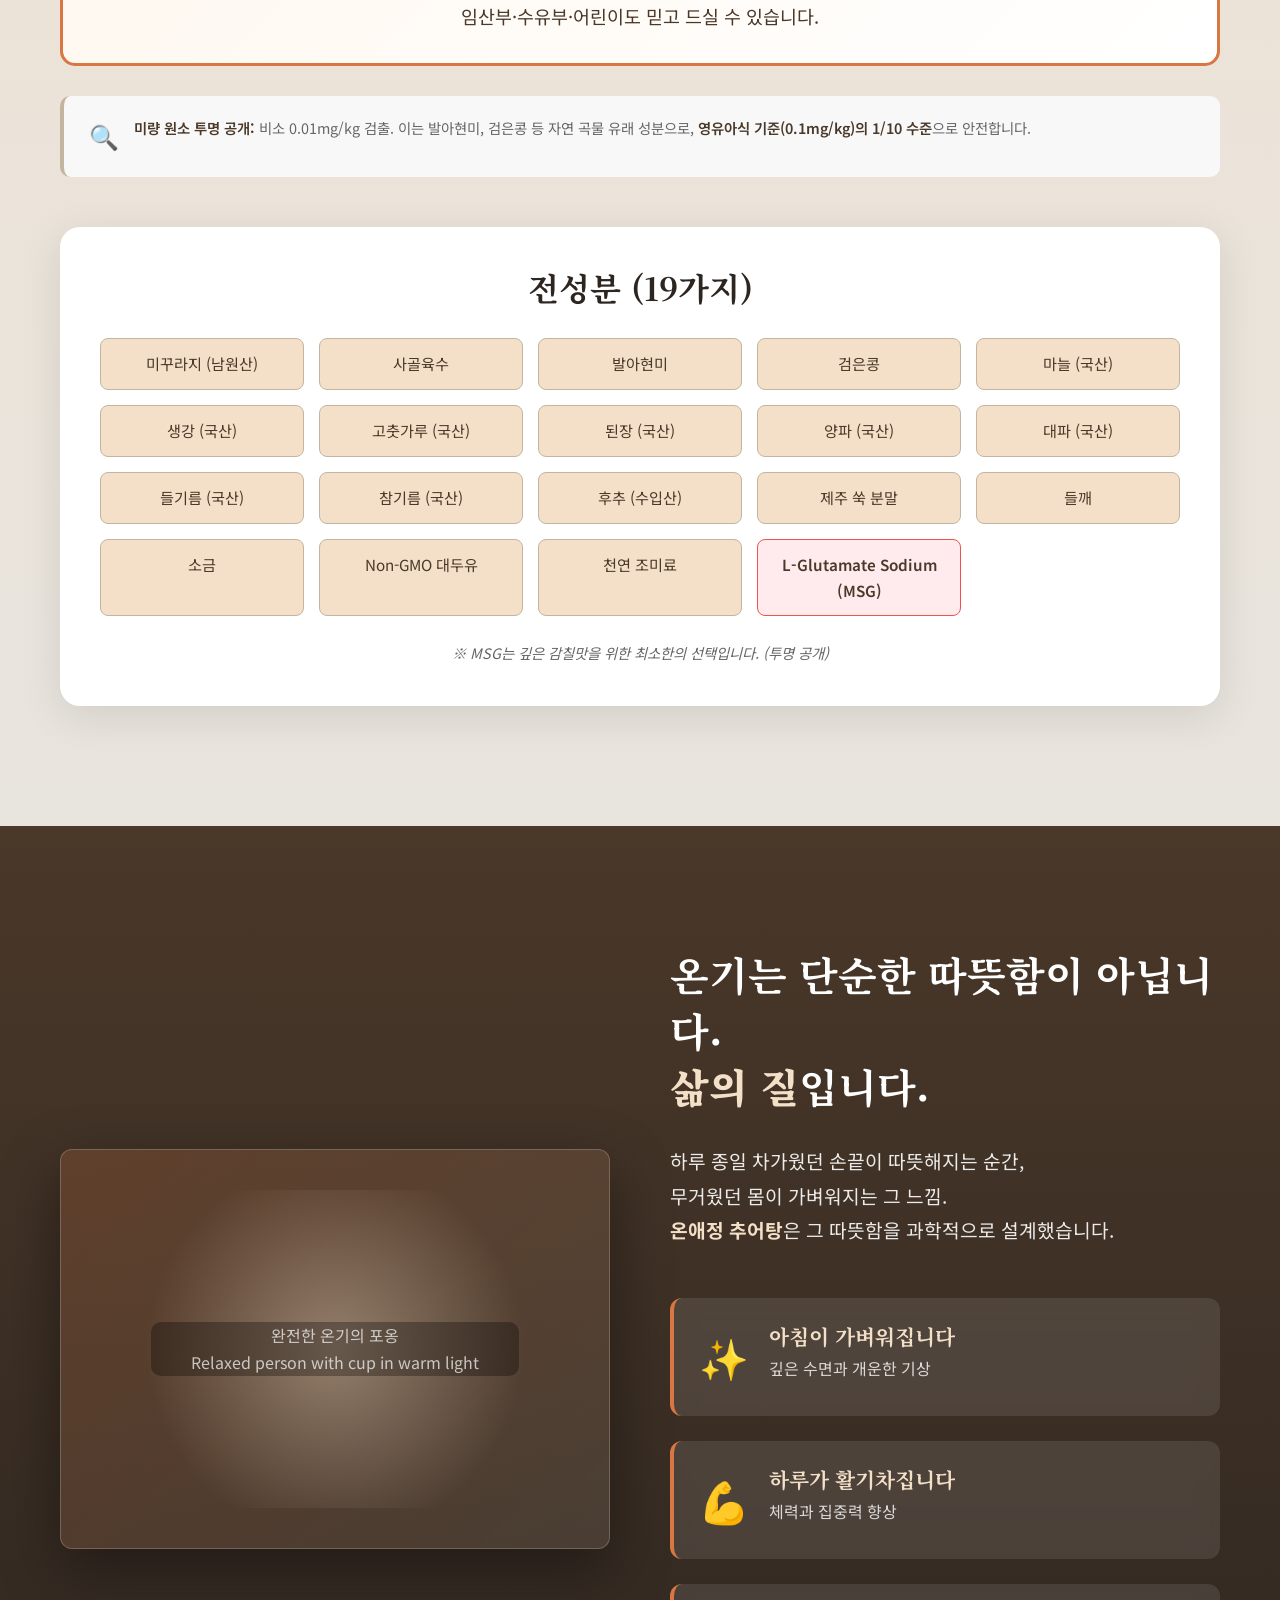
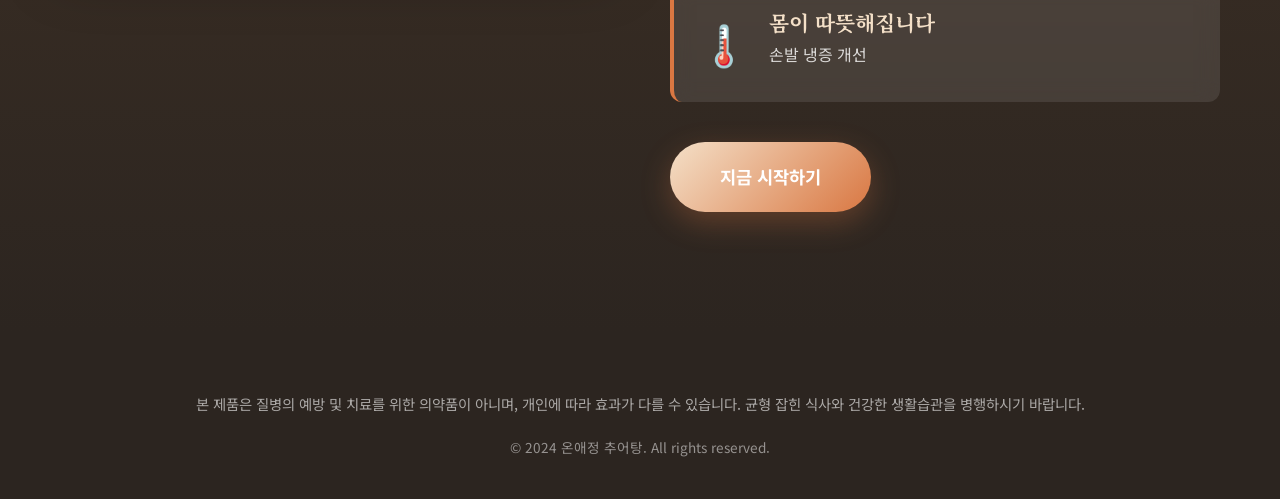
<file: index_golden.html>
<!DOCTYPE html>
<html lang="ko">
<head>
    <meta charset="UTF-8">
    <meta name="viewport" content="width=device-width, initial-scale=1.0">
    <title>온애정 추어탕 - 몸의 온기를 채우는 가장 따뜻한 시간</title>
    <link rel="preconnect" href="https://fonts.googleapis.com">
    <link rel="preconnect" href="https://fonts.gstatic.com" crossorigin>
    <link href="https://fonts.googleapis.com/css2?family=Noto+Sans+KR:wght@300;400;500;600;700;900&family=Noto+Serif+KR:wght@400;600;700;900&display=swap" rel="stylesheet">
    <link rel="stylesheet" href="styles_golden.css">
</head>
<body>
    <!-- Progress Bar -->
    <div class="scroll-progress"></div>

    <!-- SECTION 1. INTRO - 노을빛을 받은 식탁 -->
    <section class="intro-section">
        <div class="intro-container">
            <div class="intro-hero-image">
                <!-- AI Generated Image Placeholder -->
                <div class="hero-image-placeholder">
                    <div class="hero-glow"></div>
                    <div class="hero-light-effect"></div>
                    <p class="hero-image-desc">노을빛을 받은 식탁<br>Cinematic food photography of rustic earthenware pot</p>
                </div>
            </div>
            
            <div class="intro-content">
                <h1 class="intro-title">
                    <span class="intro-title-main">몸의 온기를 채우는</span>
                    <span class="intro-title-sub">가장 따뜻한 시간</span>
                </h1>
                
                <p class="intro-copy">
                    몸이 차가운 당신을 위한,<br>
                    가장 따뜻한 밤의 습관.
                </p>
                
                <div class="intro-feature-cards">
                    <div class="feature-card">
                        <div class="feature-icon">🌾</div>
                        <h3>온기 3단계</h3>
                        <p>깨우다 · 돌리다 · 가두다</p>
                    </div>
                    <div class="feature-card">
                        <div class="feature-icon">🔬</div>
                        <h3>마이크로 분말화</h3>
                        <p>120°C 고압 유화</p>
                    </div>
                    <div class="feature-card">
                        <div class="feature-icon">✅</div>
                        <h3>MotherToSafe</h3>
                        <p>임산부도 안심</p>
                    </div>
                </div>
                
                <a href="#solution" class="intro-cta">온기 3단계 보러가기</a>
            </div>
        </div>
    </section>

    <!-- SECTION 2. PROBLEM - 차가움과 따뜻함의 대비 -->
    <section class="problem-section">
        <div class="problem-container">
            <div class="problem-visual">
                <!-- AI Generated Image Placeholder -->
                <div class="problem-image-placeholder">
                    <div class="coldness-side"></div>
                    <div class="warmth-side"></div>
                    <p class="problem-image-desc">차가움과 따뜻함의 대비<br>Abstract conceptual photography</p>
                </div>
            </div>
            
            <div class="problem-content">
                <h2 class="problem-title">
                    "손발이 차가운 건<br>
                    그저 날씨 탓만은 아닙니다"
                </h2>
                
                <div class="problem-facts">
                    <div class="fact-item">
                        <div class="fact-number">62%</div>
                        <div class="fact-desc">20~40대 여성이 겪는<br>수족냉증·한랭증</div>
                    </div>
                    <div class="fact-item">
                        <div class="fact-number">36.2°C</div>
                        <div class="fact-desc">낮아진 평균 체온<br>(100년 전 36.8°C)</div>
                    </div>
                </div>
                
                <div class="problem-list">
                    <div class="problem-item">
                        <div class="problem-icon">❄️</div>
                        <div class="problem-text">
                            <h4>손발이 얼음장처럼</h4>
                            <p>계절과 관계없이 손끝, 발끝이 차갑다</p>
                        </div>
                    </div>
                    <div class="problem-item">
                        <div class="problem-icon">😴</div>
                        <div class="problem-text">
                            <h4>피로가 쉽게 풀리지 않음</h4>
                            <p>충분히 자도 몸이 무겁고 나른하다</p>
                        </div>
                    </div>
                    <div class="problem-item">
                        <div class="problem-icon">🌀</div>
                        <div class="problem-text">
                            <h4>순환이 잘 안 되는 느낌</h4>
                            <p>저림, 붓기, 소화불량이 반복된다</p>
                        </div>
                    </div>
                </div>
                
                <div class="problem-conclusion">
                    <p>이 모든 증상의 공통점은 <strong>'체내 온기 부족'</strong>입니다.</p>
                </div>
            </div>
        </div>
    </section>

    <!-- SECTION 3. SOLUTION - 빛으로 흐르는 과학 (Core Warming System) -->
    <section class="solution-section">
        <div class="solution-container">
            <div class="solution-header">
                <h2 class="solution-title">
                    <span class="title-badge">Core Warming System™</span>
                    온기 3단계 시스템
                </h2>
                <p class="solution-subtitle">
                    단순히 뜨거운 음식이 아닙니다.<br>
                    <strong>깨우고, 돌리고, 가두는</strong> 과학적 온기 흐름입니다.
                </p>
            </div>
            
            <!-- AI Generated Diagram Image -->
            <div class="solution-visual">
                <div class="solution-diagram-placeholder">
                    <div class="diagram-flow">
                        <div class="flow-circle circle-wake">
                            <span class="circle-number">1</span>
                            <span class="circle-label">Wake Up</span>
                        </div>
                        <div class="flow-arrow"></div>
                        <div class="flow-circle circle-flow">
                            <span class="circle-number">2</span>
                            <span class="circle-label">Flow</span>
                        </div>
                        <div class="flow-arrow"></div>
                        <div class="flow-circle circle-lock">
                            <span class="circle-number">3</span>
                            <span class="circle-label">Lock</span>
                        </div>
                    </div>
                    <p class="diagram-image-desc">빛으로 흐르는 과학<br>Scientific diagram as organic flowing light</p>
                </div>
            </div>
            
            <!-- STEP 1: Wake Up - 깨우다 -->
            <div class="step-card step-wake">
                <div class="step-header">
                    <div class="step-badge">STEP 1</div>
                    <h3 class="step-title">깨우다 (Wake Up)</h3>
                    <p class="step-subtitle">체내 잠들어 있던 '중심 온도'를 깨웁니다</p>
                </div>
                
                <div class="step-content">
                    <div class="step-ingredient">
                        <div class="ingredient-icon">🌿</div>
                        <h4>제주 해풍 쑥 (Jeju Mugwort)</h4>
                    </div>
                    
                    <div class="step-science">
                        <div class="science-badge">Traditional × Modern</div>
                        <p class="science-text">
                            <strong>동의보감</strong>에서 "쑥은 성질이 따뜻하여(性溫) 순환을 돕는다"라고 기록된 전통 지혜를 현대 과학으로 재해석했습니다.
                        </p>
                        <div class="science-detail">
                            <h5>핵심 성분: 시네올 (Cineole)</h5>
                            <ul>
                                <li><strong>평활근 이완</strong>으로 혈관 확장</li>
                                <li><strong>혈류 개선</strong>으로 체내 온도 상승 유도</li>
                                <li>Reference: <em>J. Pharm. Pharmacol.</em> (2004)</li>
                            </ul>
                        </div>
                    </div>
                    
                    <div class="step-ingredients-list">
                        <h5>포함 원재료</h5>
                        <ul>
                            <li>생강 (43kcal TEF 증가, Mansour et al. 2012)</li>
                            <li>고춧가루 (캡사이신 열 생성)</li>
                            <li>마늘 (알리신 순환 촉진)</li>
                        </ul>
                    </div>
                </div>
            </div>
            
            <!-- STEP 2: Flow - 돌리다 -->
            <div class="step-card step-flow">
                <div class="step-header">
                    <div class="step-badge">STEP 2</div>
                    <h3 class="step-title">돌리다 (Flow)</h3>
                    <p class="step-subtitle">온기를 온몸 구석구석 전달합니다</p>
                </div>
                
                <div class="step-content">
                    <div class="step-ingredient">
                        <div class="ingredient-icon">🛢️</div>
                        <h4>저온압착 들기름 (Cold-pressed Perilla Oil)</h4>
                    </div>
                    
                    <div class="step-science">
                        <div class="science-badge">Vascular Health</div>
                        <p class="science-text">
                            식물성 <strong>오메가-3 (알파리놀렌산, ALA)</strong>이 풍부하여 혈관 탄력을 높이고, 온기가 몸 전체로 원활히 흐르도록 돕습니다.
                        </p>
                        <div class="science-detail">
                            <h5>ALA (Alpha-Linolenic Acid) 작용</h5>
                            <ul>
                                <li><strong>혈관 탄력 개선</strong> → 혈류 속도 증가</li>
                                <li><strong>순환 효율 향상</strong> → 말초까지 온기 전달</li>
                                <li>들기름 ALA 함량: 54~64% (Jeong et al. 2011)</li>
                                <li>Reference: <em>Am J Clin Nutr</em> (2002)</li>
                            </ul>
                        </div>
                    </div>
                    
                    <div class="step-ingredients-list">
                        <h5>포함 원재료</h5>
                        <ul>
                            <li>제주 쑥 분말 (유파틸린, 시네올)</li>
                            <li>들기름 (ALA 54~64%)</li>
                            <li>Non-GMO 대두유</li>
                        </ul>
                    </div>
                </div>
            </div>
            
            <!-- STEP 3: Lock - 가두다 -->
            <div class="step-card step-lock">
                <div class="step-header">
                    <div class="step-badge">STEP 3</div>
                    <h3 class="step-title">가두다 (Lock)</h3>
                    <p class="step-subtitle">온기를 몸 안에 오래 보존합니다</p>
                </div>
                
                <div class="step-content">
                    <div class="step-ingredient">
                        <div class="ingredient-icon">🐟</div>
                        <h4>남원 미꾸라지 (Namwon Loach)</h4>
                    </div>
                    
                    <div class="step-science">
                        <div class="science-badge">Heat Production</div>
                        <p class="science-text">
                            고단백 식품은 <strong>DIT (식품 섭취 후 열 생성, Diet-Induced Thermogenesis)</strong>가 높아, 체내에서 자체적으로 열을 생산하고 지속시킵니다.
                        </p>
                        <div class="science-detail">
                            <h5>DIT (Diet-Induced Thermogenesis) 원리</h5>
                            <ul>
                                <li><strong>고단백 식품</strong>은 소화·대사 과정에서 <strong>20~30% 더 많은 열</strong>을 생성</li>
                                <li>단백질 대사는 탄수화물·지방보다 에너지 소비↑</li>
                                <li>체온 유지 및 지속적 온기 보존</li>
                                <li>Reference: <em>J Am Coll Nutr</em> (2002)</li>
                            </ul>
                        </div>
                        
                        <div class="dit-concept-box">
                            <h5>🔥 DIT란?</h5>
                            <p>음식을 소화·흡수·대사하는 과정에서 발생하는 열량. 단백질이 가장 높은 DIT를 가지며, 이는 <strong>'먹는 것만으로도 체온이 올라가는'</strong> 과학적 근거입니다.</p>
                        </div>
                    </div>
                    
                    <div class="step-ingredients-list">
                        <h5>포함 원재료</h5>
                        <ul>
                            <li>남원 미꾸라지 (고단백 영양원)</li>
                            <li>사골육수 (콜라겐, 미네랄)</li>
                        </ul>
                    </div>
                </div>
            </div>
        </div>
    </section>

    <!-- SECTION 4. TECHNOLOGY - 노을에 비친 질감 -->
    <section class="technology-section">
        <div class="technology-container">
            <div class="technology-header">
                <h2 class="technology-title">노을에 비친 질감</h2>
                <p class="technology-subtitle">이중 소화 설계로 흡수를 극대화합니다</p>
            </div>
            
            <!-- AI Generated Macro Image -->
            <div class="technology-visual">
                <div class="technology-image-placeholder">
                    <div class="powder-particles"></div>
                    <div class="golden-backlight"></div>
                    <p class="tech-image-desc">노을에 비친 질감<br>Macro photography of fine powder dissolving</p>
                </div>
            </div>
            
            <div class="technology-content">
                <div class="tech-card">
                    <div class="tech-badge">Tech 1</div>
                    <h3>마이크로 분말화 기술</h3>
                    <p>미세 입자로 가공하여 <strong>소화 표면적을 극대화</strong>합니다.</p>
                    <ul>
                        <li>미꾸라지 분말: 초미세 입자로 소화 부담 ↓</li>
                        <li>곡물 분말: 체내 흡수율 ↑</li>
                    </ul>
                </div>
                
                <div class="tech-card">
                    <div class="tech-badge">Tech 2</div>
                    <h3>120°C 고압 유화 공정</h3>
                    <p>고온·고압 처리로 <strong>영양소를 균일하게 분산</strong>시킵니다.</p>
                    <ul>
                        <li>유화 온도: 120°C 이상</li>
                        <li>입자 크기: 마이크로미터(μm) 수준</li>
                        <li>안정성: 장시간 유지</li>
                    </ul>
                    
                    <div class="tech-fact-check">
                        <h4>✅ Fact Check</h4>
                        <ul>
                            <li>✓ 120°C 고압 유화는 식품업계 표준 공정</li>
                            <li>✓ 영양소 파괴 없이 미세 입자화 가능</li>
                            <li>✓ 한국식품연구원 기술 지원 확인</li>
                        </ul>
                    </div>
                </div>
            </div>
        </div>
    </section>

    <!-- SECTION 5. TRANSPARENCY - 해 질 녘의 서재 -->
    <section class="transparency-section">
        <div class="transparency-container">
            <div class="transparency-header">
                <h2 class="transparency-title">해 질 녘의 서재</h2>
                <p class="transparency-subtitle">투명하게 공개합니다. 숨기지 않습니다.</p>
            </div>
            
            <!-- AI Generated Study Image -->
            <div class="transparency-visual">
                <div class="transparency-image-placeholder">
                    <div class="desk-scene"></div>
                    <div class="sunset-window"></div>
                    <p class="transparency-image-desc">해 질 녘의 서재<br>Clean desk at dusk with documents</p>
                </div>
            </div>
            
            <!-- Main Safety Message -->
            <div class="safety-main-message">
                <div class="safety-badge-large">
                    <div class="badge-icon">✓</div>
                    <div class="badge-text">
                        <strong>영유아식 기준보다</strong><br>
                        <span class="badge-emphasis">10배 더 엄격하게</span><br>
                        확인했습니다.
                    </div>
                </div>
            </div>
            
            <!-- Safety Check Box -->
            <div class="safety-check-box">
                <div class="check-header">
                    <div class="check-badge">Safety Check</div>
                    <h3>중금속 & 항생제 검사</h3>
                </div>
                
                <div class="safety-results">
                    <div class="result-card">
                        <div class="result-icon">🔬</div>
                        <h4>중금속 검사</h4>
                        <div class="result-status">
                            <span class="status-badge status-safe">불검출 / 안전</span>
                        </div>
                        <ul class="result-details">
                            <li>납 (Lead): 안전</li>
                            <li>카드뮴 (Cadmium): 불검출</li>
                            <li>수은 (Mercury): 불검출</li>
                        </ul>
                    </div>
                    
                    <div class="result-card">
                        <div class="result-icon">💊</div>
                        <h4>항생제 잔류 검사</h4>
                        <div class="result-status">
                            <span class="status-badge status-safe">불검출 (0g)</span>
                        </div>
                        <ul class="result-details">
                            <li>퀴놀론계 항생제: 불검출</li>
                            <li>잔류 농약: 검출 안 됨</li>
                        </ul>
                    </div>
                </div>
            </div>
            
            <!-- Certification Badges -->
            <div class="certification-section">
                <h3 class="certification-title">전문기관 인증</h3>
                <div class="certification-badges">
                    <div class="cert-badge cert-mothertosafe">
                        <div class="cert-icon">🛡️</div>
                        <div class="cert-text">
                            <strong>한국마더세이프</strong>
                            <span>MotherToSafe</span>
                        </div>
                    </div>
                    <div class="cert-badge cert-twosafe">
                        <div class="cert-icon">✓✓</div>
                        <div class="cert-text">
                            <strong>투세이프</strong>
                            <span>Two-Safe</span>
                        </div>
                    </div>
                </div>
            </div>
            
            <!-- Safety Conclusion -->
            <div class="safety-conclusion">
                <p>
                    <strong>전문기관 검증 완료.</strong><br>
                    임산부·수유부·어린이도 믿고 드실 수 있습니다.
                </p>
            </div>
            
            <!-- Arsenic Footnote (작고 안심되게) -->
            <div class="safety-footnote">
                <div class="footnote-icon">🔍</div>
                <p>
                    <strong>미량 원소 투명 공개:</strong> 비소 0.01mg/kg 검출. 
                    이는 발아현미, 검은콩 등 자연 곡물 유래 성분으로, 
                    <strong>영유아식 기준(0.1mg/kg)의 1/10 수준</strong>으로 안전합니다.
                </p>
            </div>
            
            <!-- Ingredient List -->
            <div class="ingredient-receipt">
                <h3>전성분 (19가지)</h3>
                <div class="ingredient-grid">
                    <div class="ingredient-item">미꾸라지 (남원산)</div>
                    <div class="ingredient-item">사골육수</div>
                    <div class="ingredient-item">발아현미</div>
                    <div class="ingredient-item">검은콩</div>
                    <div class="ingredient-item">마늘 (국산)</div>
                    <div class="ingredient-item">생강 (국산)</div>
                    <div class="ingredient-item">고춧가루 (국산)</div>
                    <div class="ingredient-item">된장 (국산)</div>
                    <div class="ingredient-item">양파 (국산)</div>
                    <div class="ingredient-item">대파 (국산)</div>
                    <div class="ingredient-item">들기름 (국산)</div>
                    <div class="ingredient-item">참기름 (국산)</div>
                    <div class="ingredient-item">후추 (수입산)</div>
                    <div class="ingredient-item">제주 쑥 분말</div>
                    <div class="ingredient-item">들깨</div>
                    <div class="ingredient-item">소금</div>
                    <div class="ingredient-item">Non-GMO 대두유</div>
                    <div class="ingredient-item">천연 조미료</div>
                    <div class="ingredient-item ingredient-msg">L-Glutamate Sodium (MSG)</div>
                </div>
                <p class="ingredient-note">
                    ※ MSG는 깊은 감칠맛을 위한 최소한의 선택입니다. (투명 공개)
                </p>
            </div>
        </div>
    </section>

    <!-- SECTION 6. OUTRO - 완전한 온기의 포옹 -->
    <section class="outro-section">
        <div class="outro-container">
            <!-- AI Generated Lifestyle Image -->
            <div class="outro-visual">
                <div class="outro-image-placeholder">
                    <div class="hygge-scene"></div>
                    <p class="outro-image-desc">완전한 온기의 포옹<br>Relaxed person with cup in warm light</p>
                </div>
            </div>
            
            <div class="outro-content">
                <h2 class="outro-title">
                    온기는 단순한 따뜻함이 아닙니다.<br>
                    <span class="outro-emphasis">삶의 질</span>입니다.
                </h2>
                
                <p class="outro-copy">
                    하루 종일 차가웠던 손끝이 따뜻해지는 순간,<br>
                    무거웠던 몸이 가벼워지는 그 느낌.<br>
                    <strong>온애정 추어탕</strong>은 그 따뜻함을 과학적으로 설계했습니다.
                </p>
                
                <div class="outro-benefits">
                    <div class="benefit-item">
                        <div class="benefit-icon">✨</div>
                        <div class="benefit-text">
                            <h4>아침이 가벼워집니다</h4>
                            <p>깊은 수면과 개운한 기상</p>
                        </div>
                    </div>
                    <div class="benefit-item">
                        <div class="benefit-icon">💪</div>
                        <div class="benefit-text">
                            <h4>하루가 활기차집니다</h4>
                            <p>체력과 집중력 향상</p>
                        </div>
                    </div>
                    <div class="benefit-item">
                        <div class="benefit-icon">🌡️</div>
                        <div class="benefit-text">
                            <h4>몸이 따뜻해집니다</h4>
                            <p>손발 냉증 개선</p>
                        </div>
                    </div>
                </div>
                
                <a href="#" class="outro-cta">지금 시작하기</a>
            </div>
        </div>
    </section>

    <!-- FOOTER -->
    <footer class="footer">
        <div class="footer-container">
            <div class="footer-legal">
                <p class="footer-disclaimer">
                    본 제품은 질병의 예방 및 치료를 위한 의약품이 아니며, 
                    개인에 따라 효과가 다를 수 있습니다. 
                    균형 잡힌 식사와 건강한 생활습관을 병행하시기 바랍니다.
                </p>
                <p class="footer-copyright">
                    &copy; 2024 온애정 추어탕. All rights reserved.
                </p>
            </div>
        </div>
    </footer>

    <script src="script_golden.js"></script>
</body>
</html>
</file>
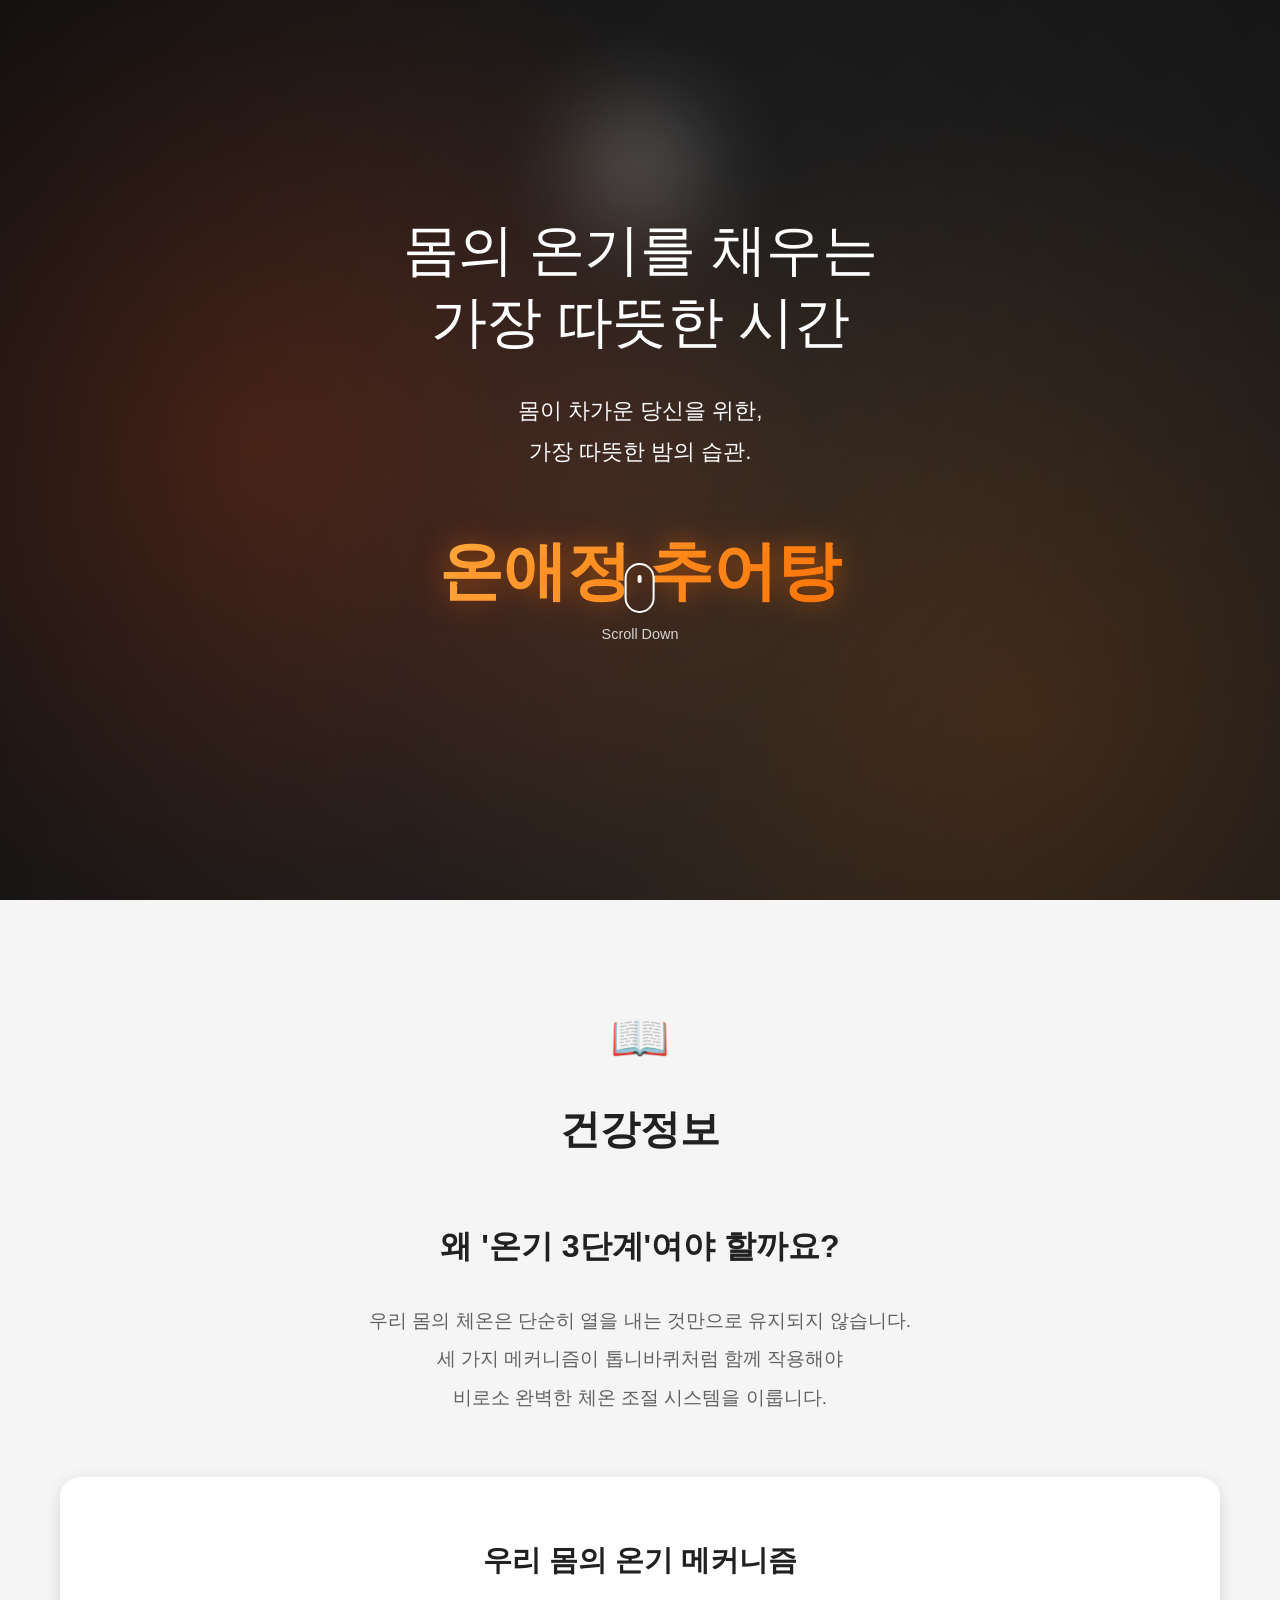
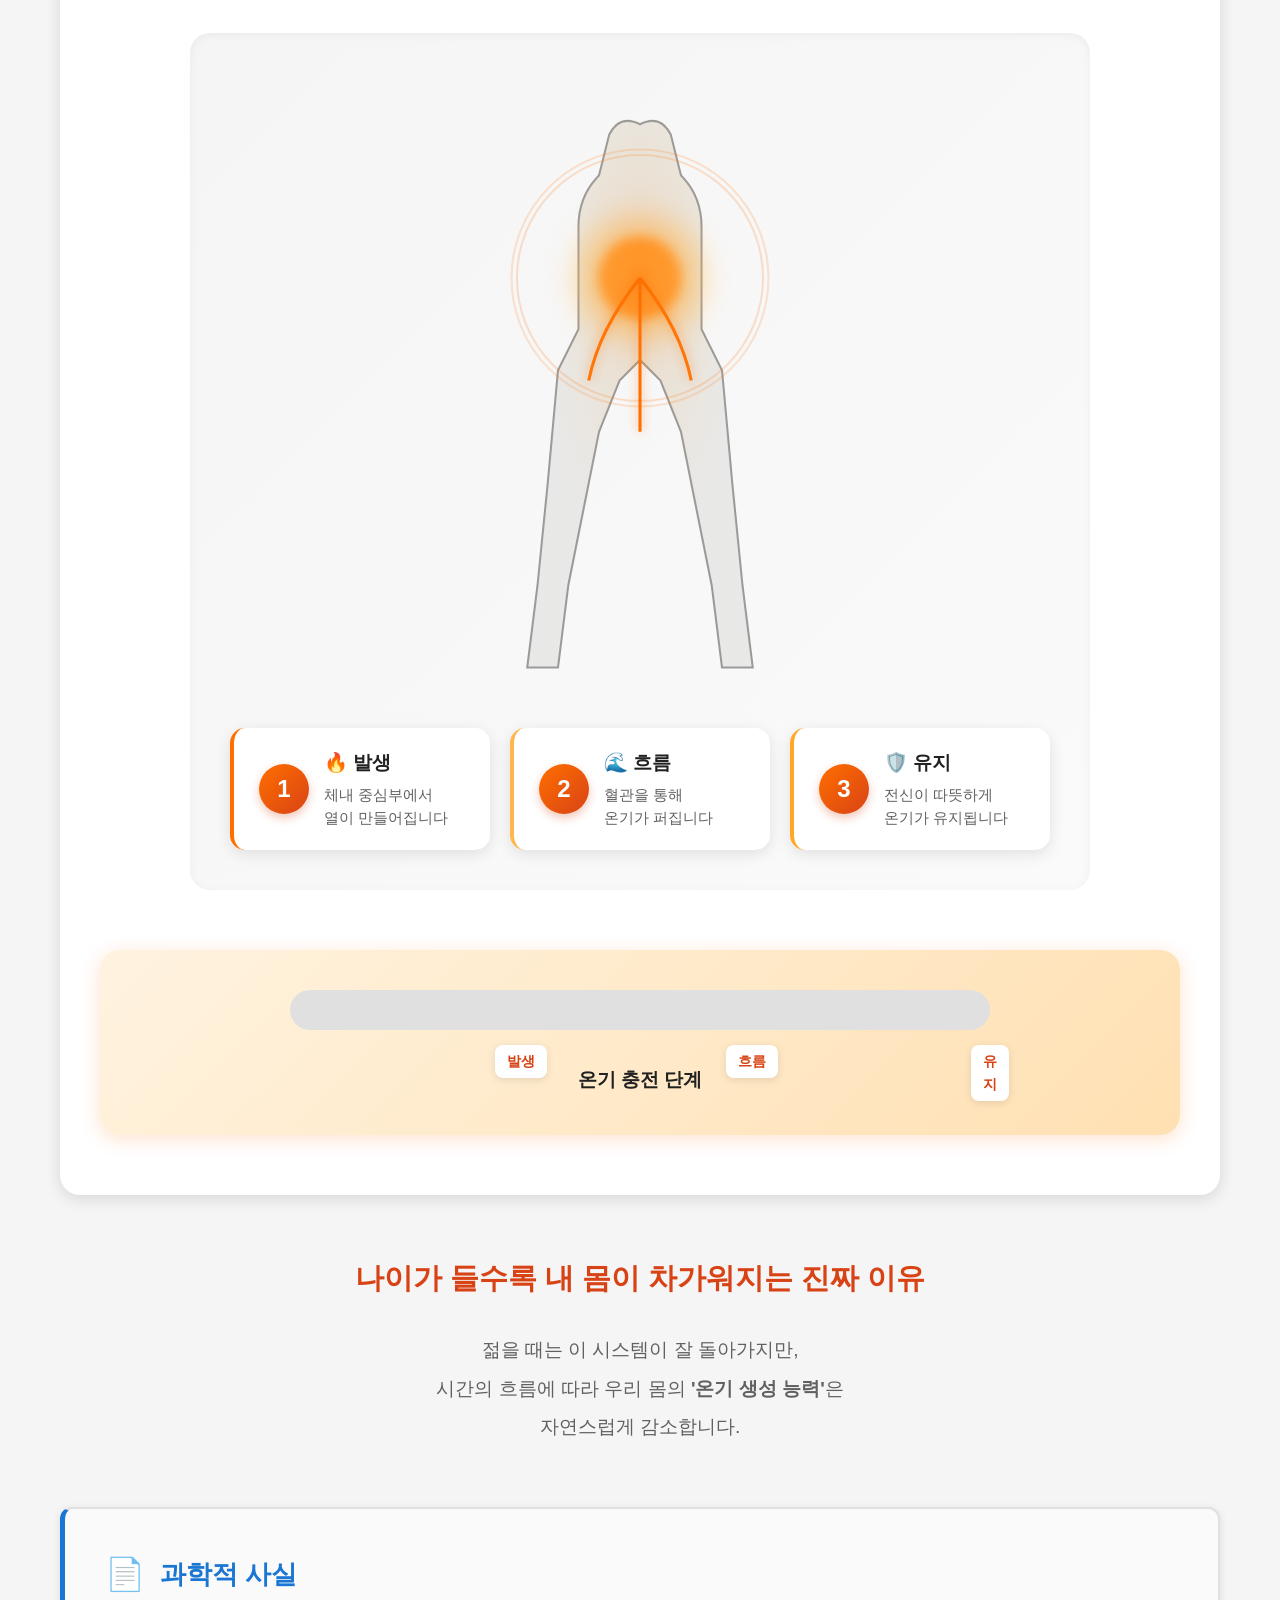
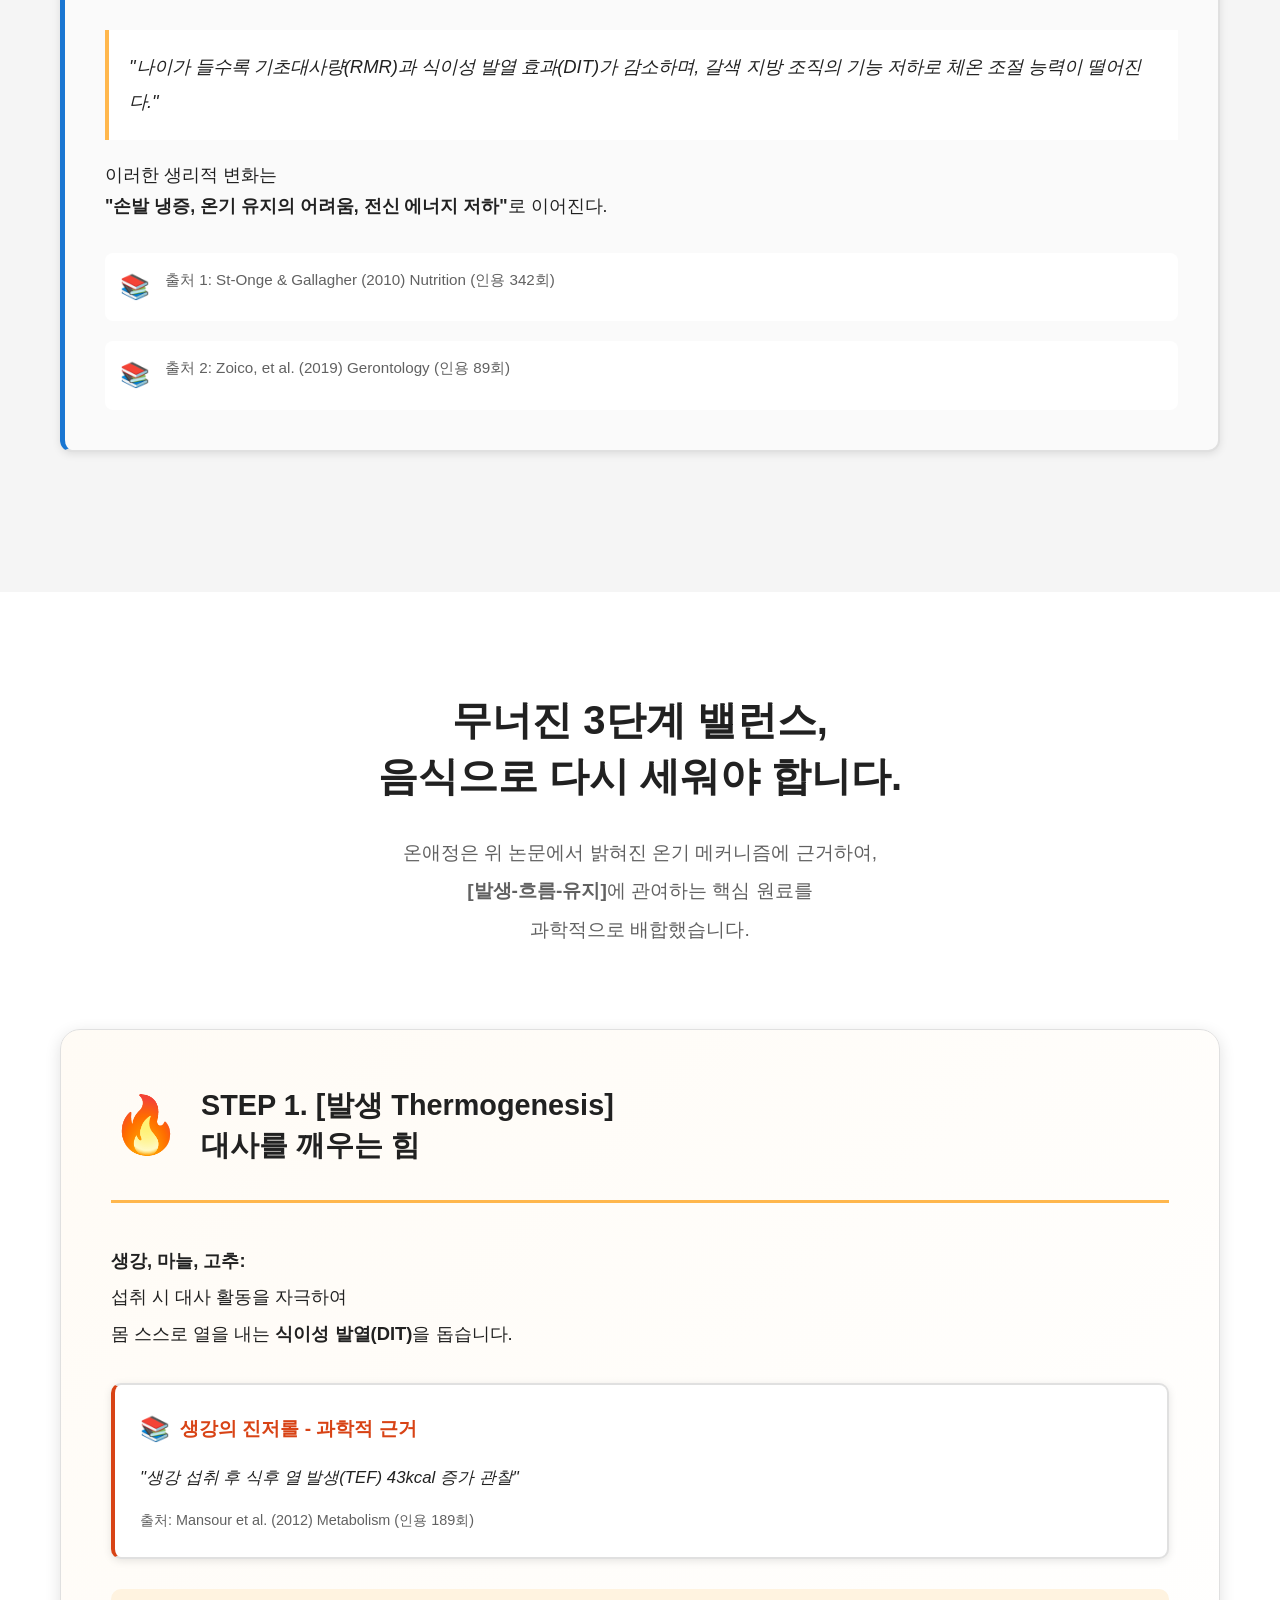
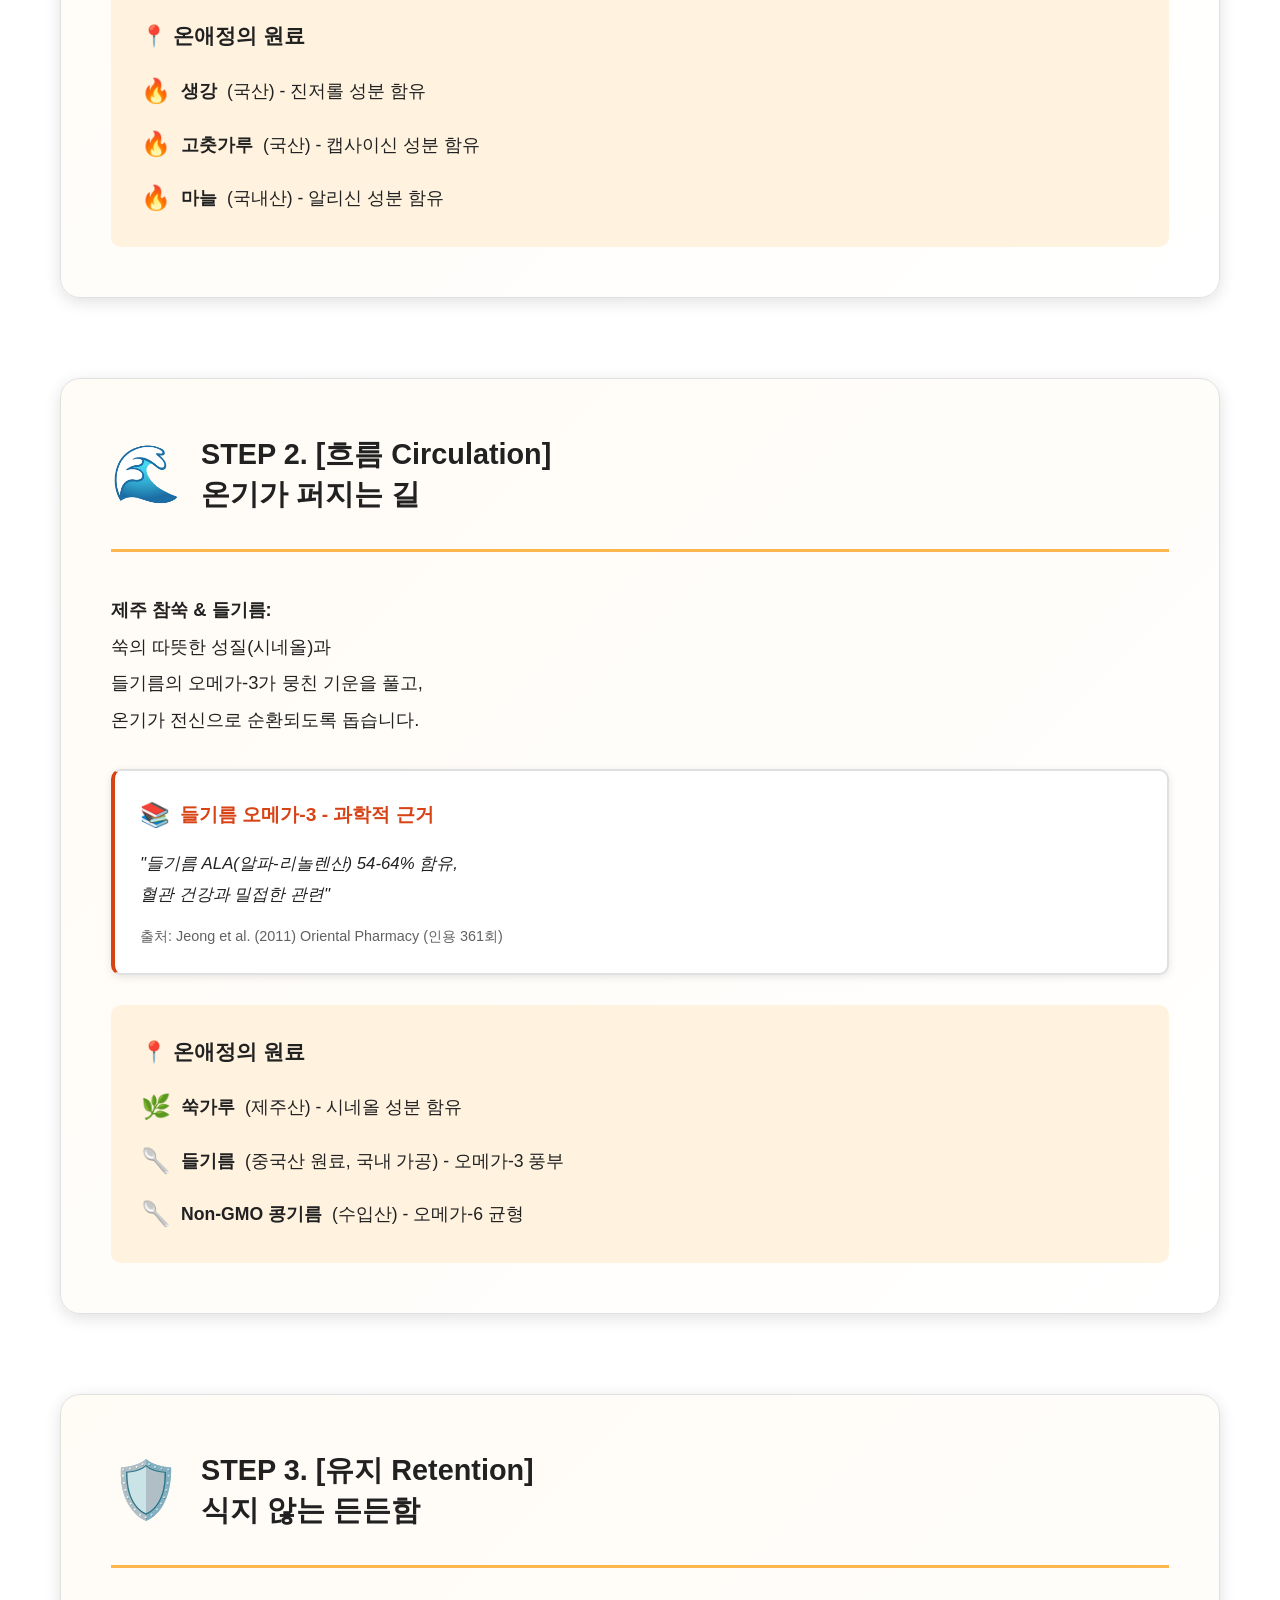
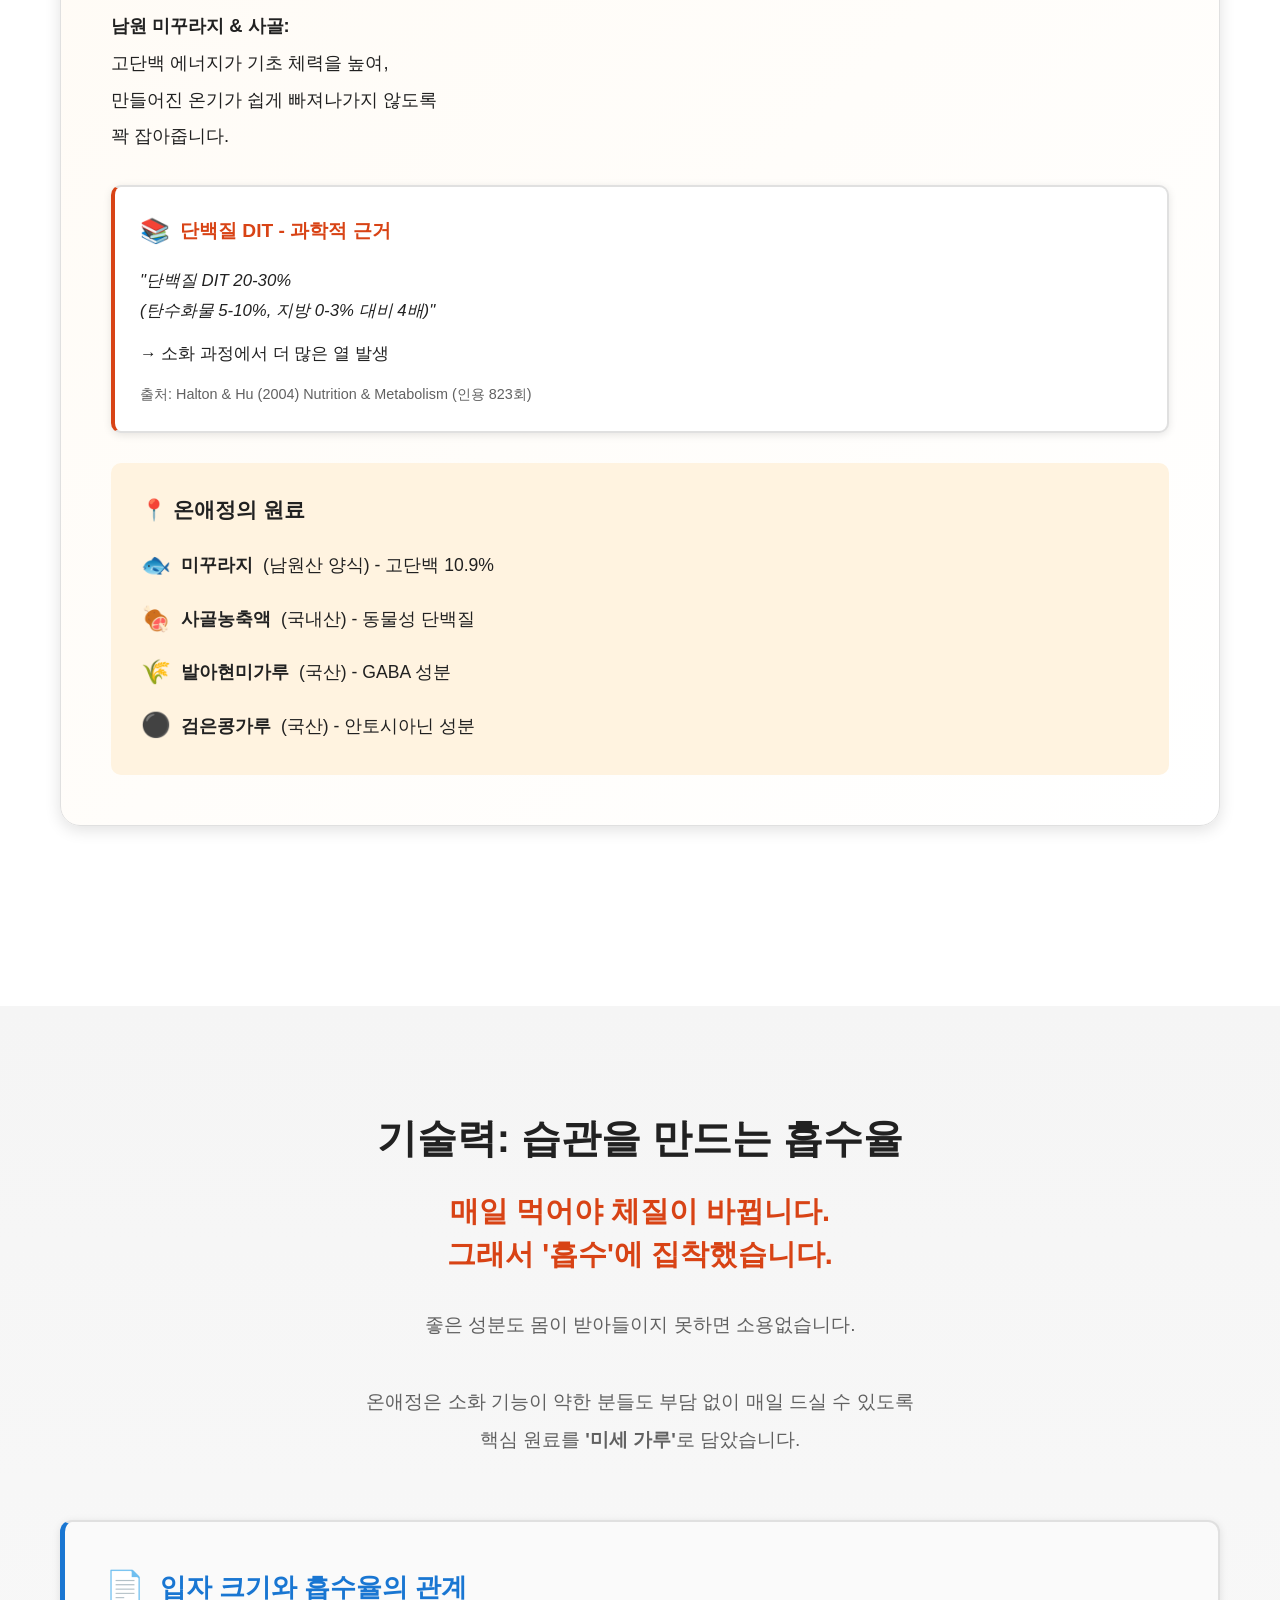
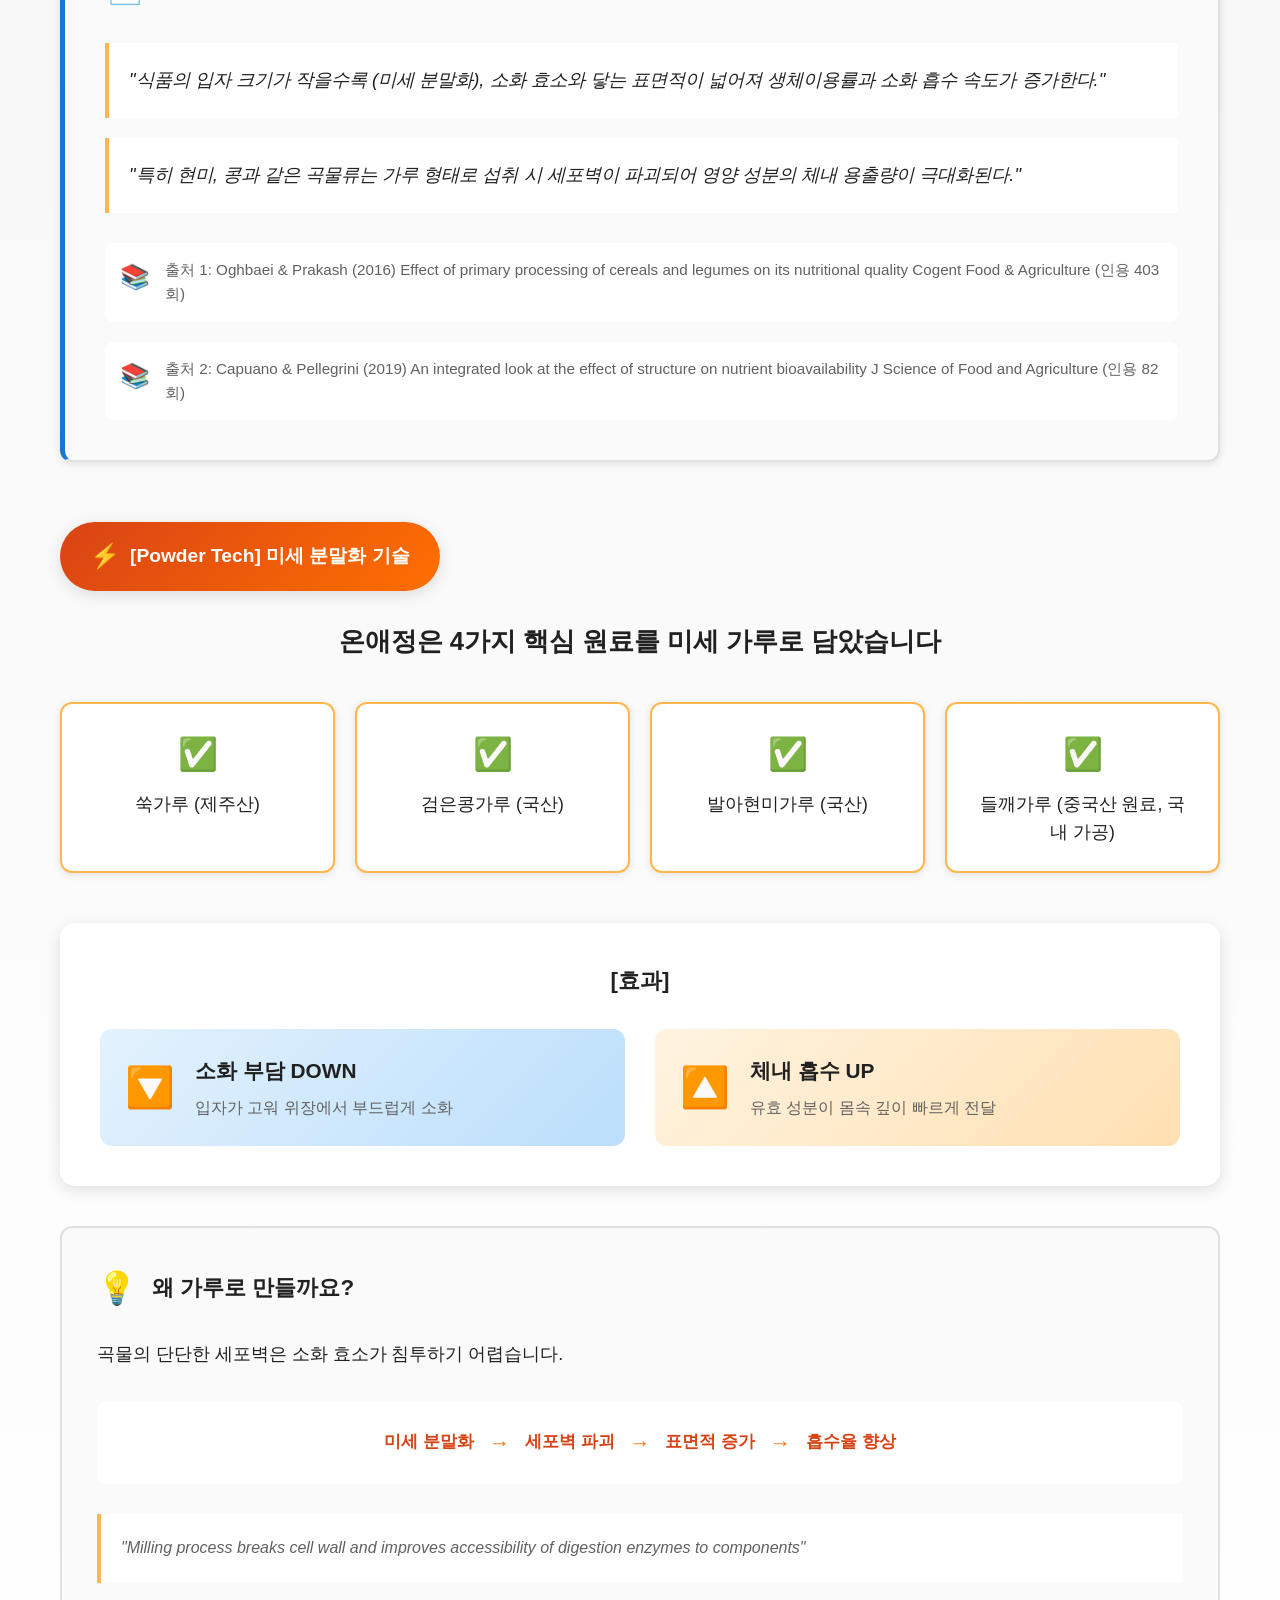
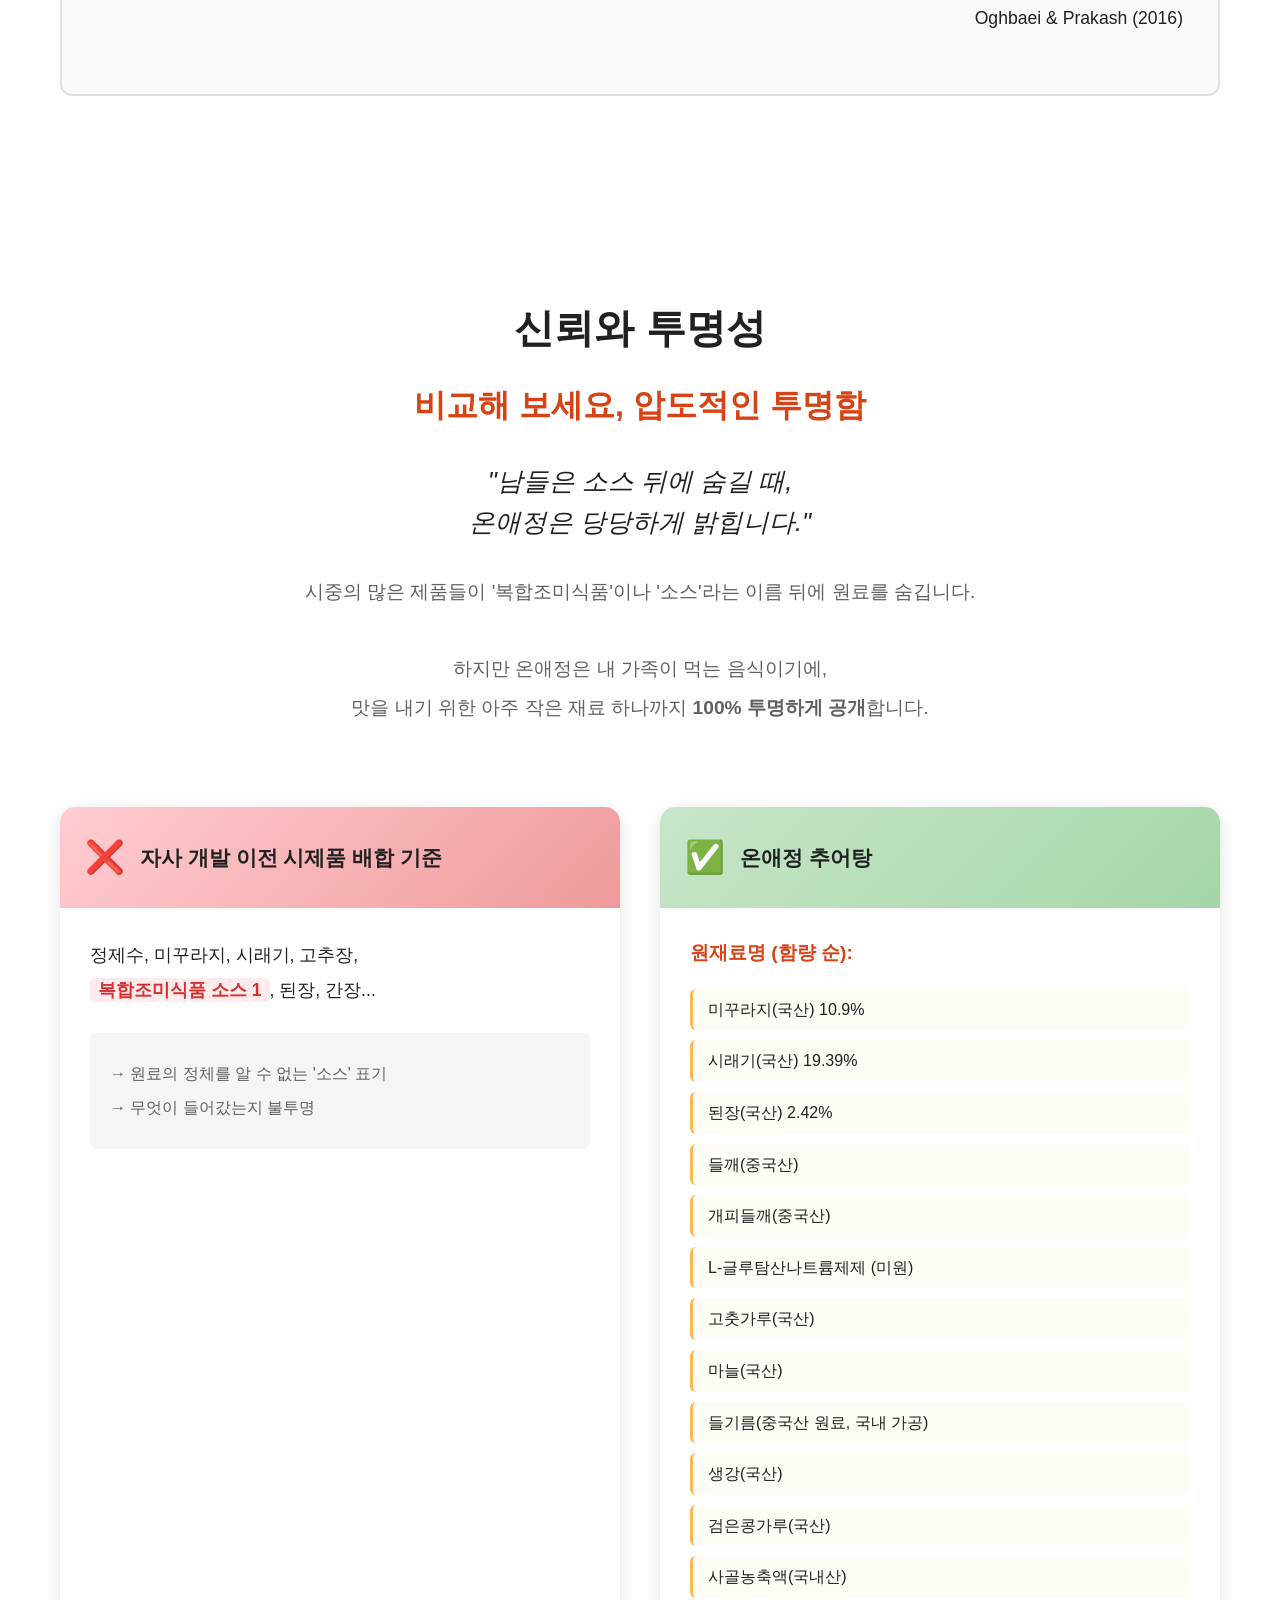
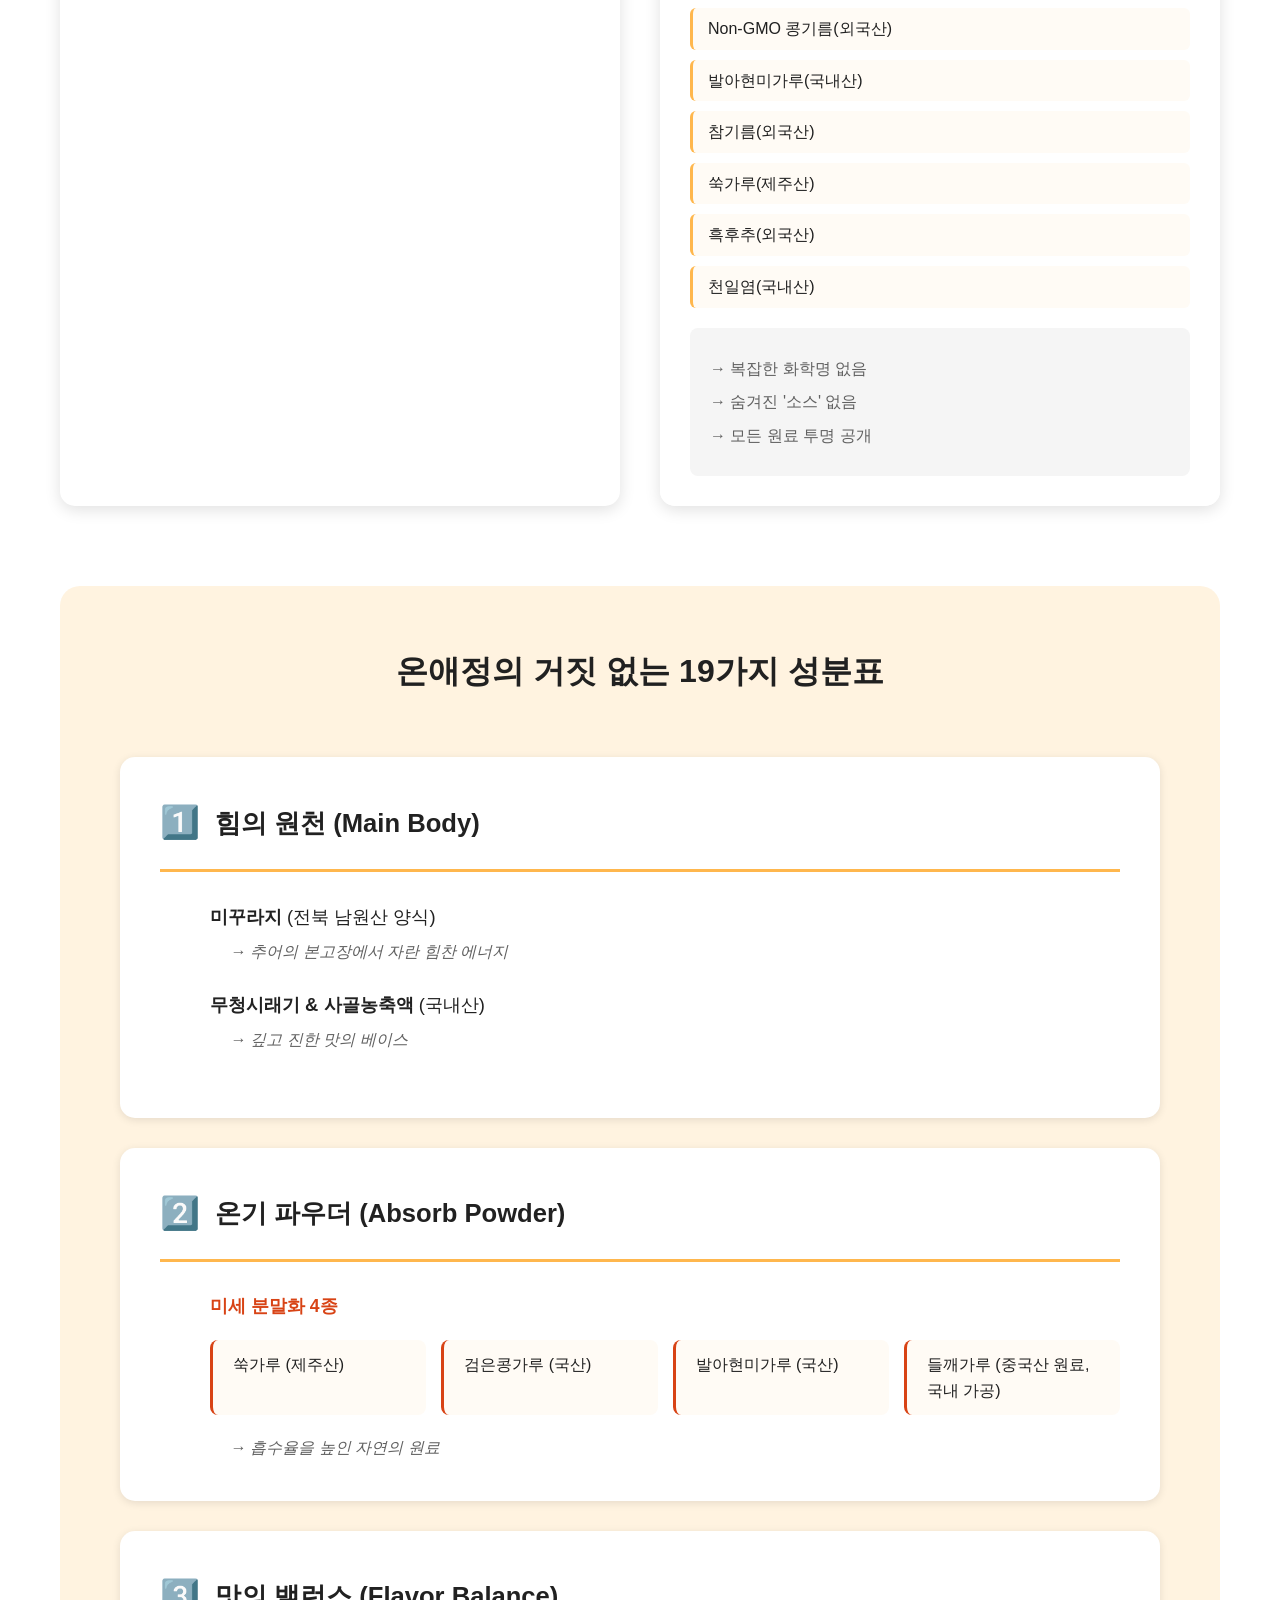
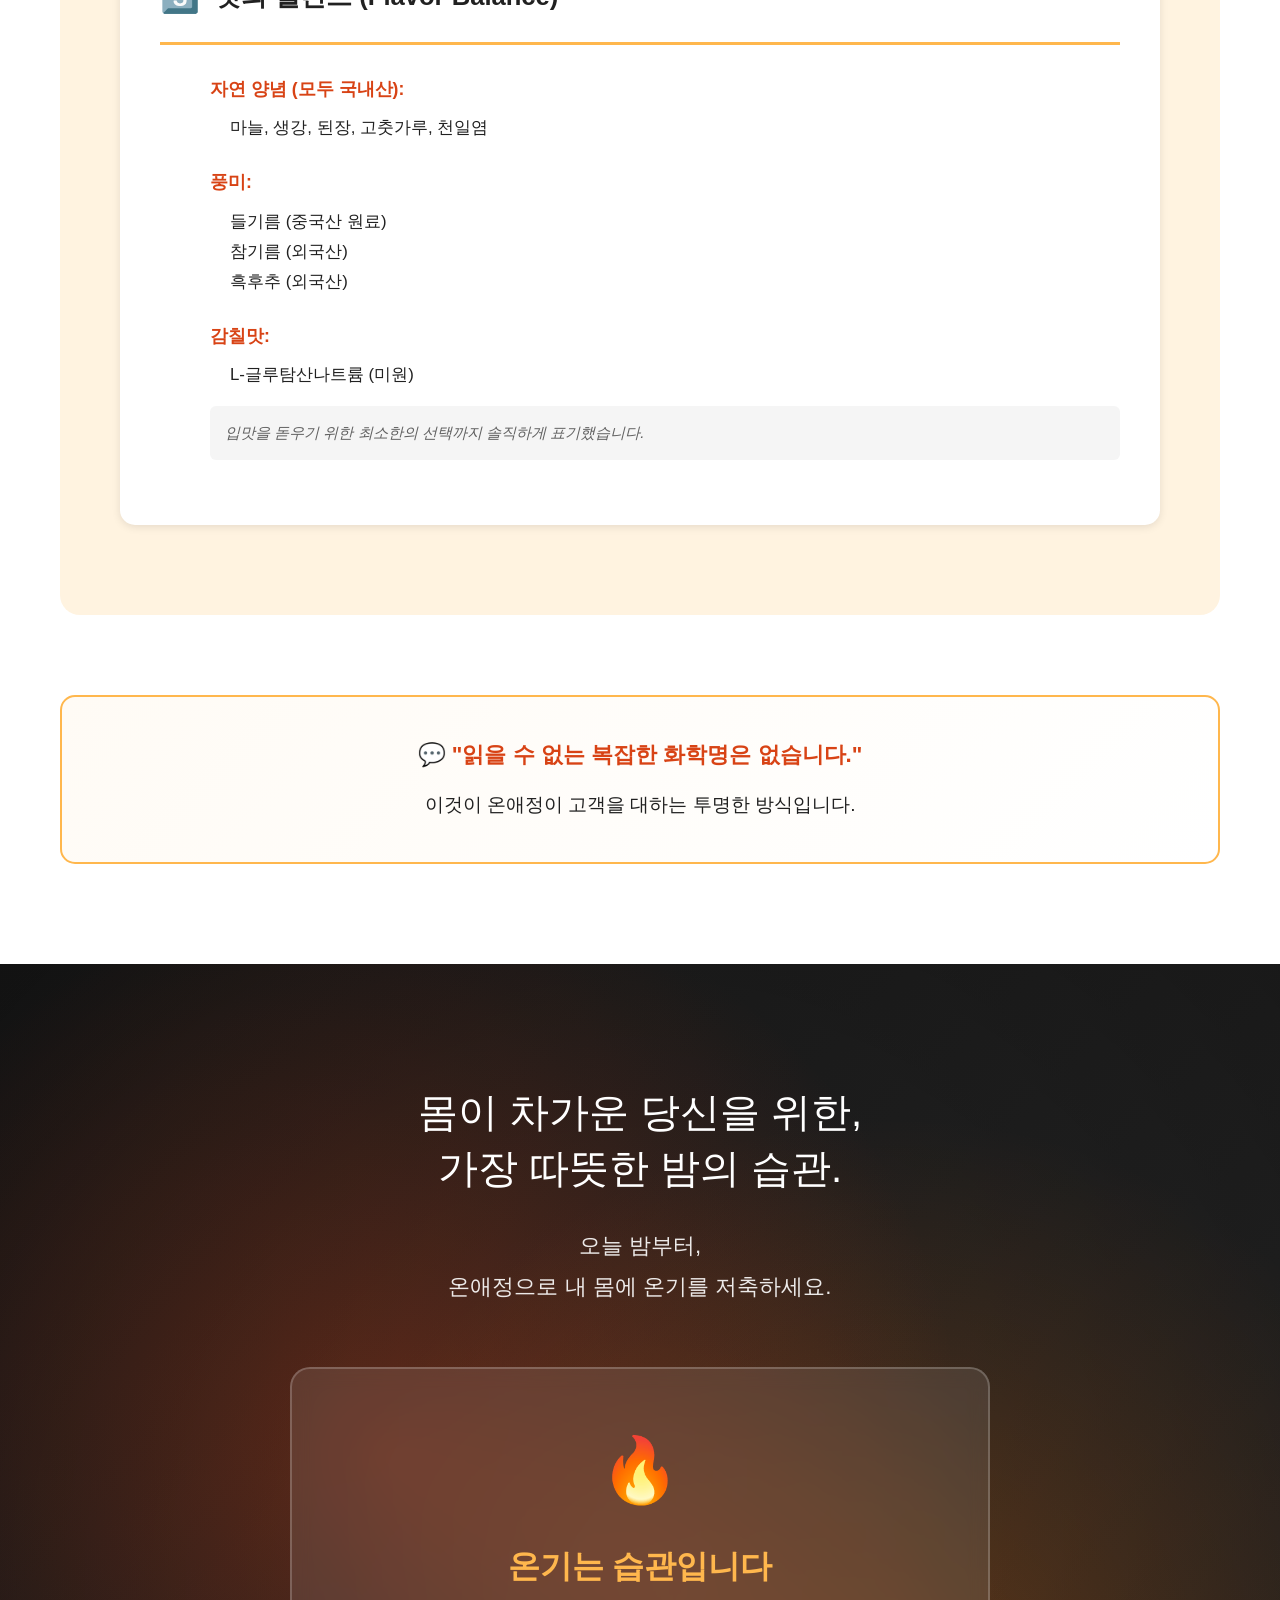
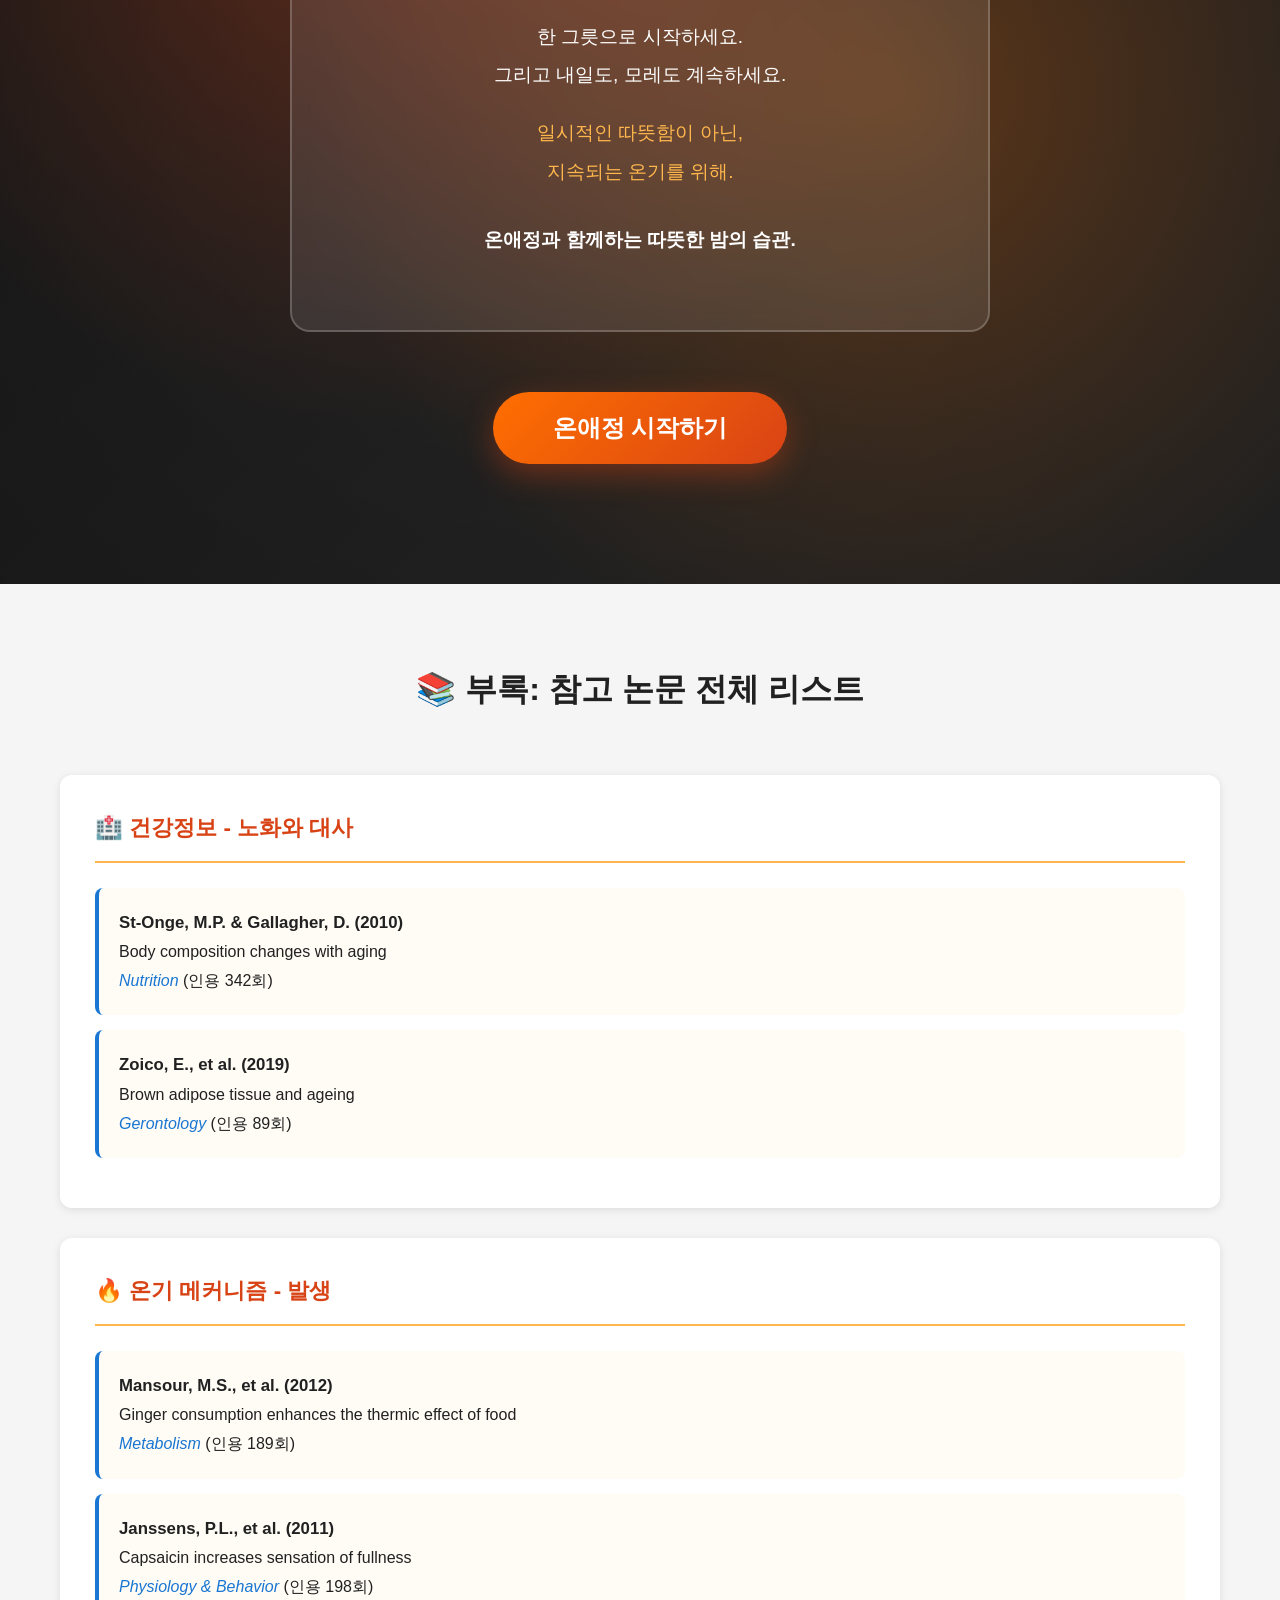
<file: index_v2_backup.html>
<!DOCTYPE html>
<html lang="ko">
<head>
    <meta charset="UTF-8">
    <meta name="viewport" content="width=device-width, initial-scale=1.0">
    <title>온애정 추어탕 - 몸의 온기를 채우는 가장 따뜻한 시간</title>
    <link rel="stylesheet" href="styles.css">
</head>
<body>
    <!-- 인트로 섹션 -->
    <section class="intro-section">
        <div class="intro-overlay"></div>
        <div class="intro-content">
            <div class="steam-effect"></div>
            <h1 class="intro-title fade-in-up">몸의 온기를 채우는<br>가장 따뜻한 시간</h1>
            <p class="intro-subtitle fade-in-up delay-1">몸이 차가운 당신을 위한,<br>가장 따뜻한 밤의 습관.</p>
            <h2 class="brand-name fade-in-up delay-2">온애정 추어탕</h2>
            <div class="scroll-indicator">
                <div class="mouse"></div>
                <p>Scroll Down</p>
            </div>
        </div>
    </section>

    <!-- 건강 정보 섹션 -->
    <section class="health-info-section">
        <div class="container">
            <div class="section-header">
                <span class="section-icon">📖</span>
                <h2 class="section-title">건강정보</h2>
            </div>

            <div class="content-block">
                <h3 class="question-title">왜 '온기 3단계'여야 할까요?</h3>
                <p class="description">우리 몸의 체온은 단순히 열을 내는 것만으로 유지되지 않습니다.<br>
                세 가지 메커니즘이 톱니바퀴처럼 함께 작용해야<br>
                비로소 완벽한 체온 조절 시스템을 이룹니다.</p>
            </div>

            <!-- 온기 메커니즘 다이어그램 -->
            <div class="mechanism-diagram">
                <h4 class="diagram-title">우리 몸의 온기 메커니즘</h4>
                
                <!-- 인체 실루엣으로 온기 흐름 시각화 -->
                <div class="body-warmth-visual">
                    <svg viewBox="0 0 800 600" class="warmth-svg">
                        <!-- 인체 실루엣 -->
                        <path class="body-silhouette" d="M400,50 Q380,40 370,60 L360,100 Q340,120 340,150 L340,250 Q330,270 320,290 L310,400 L300,500 L290,580 L320,580 L330,500 L340,450 L350,400 L360,350 L380,300 L400,280 L420,300 L440,350 L450,400 L460,450 L470,500 L480,580 L510,580 L500,500 L490,400 L480,290 Q470,270 460,250 L460,150 Q460,120 440,100 L430,60 Q420,40 400,50 Z" fill="#E8E8E8" stroke="#999" stroke-width="2"/>
                        
                        <!-- STEP 1: 발생 - 중앙에서 시작 -->
                        <g class="warmth-step step-1">
                            <circle class="heat-core" cx="400" cy="200" r="0">
                                <animate attributeName="r" from="0" to="40" dur="2s" begin="0s" fill="freeze"/>
                                <animate attributeName="opacity" from="0" to="1" dur="1s" begin="0s" fill="freeze"/>
                            </circle>
                            <circle class="heat-glow" cx="400" cy="200" r="0">
                                <animate attributeName="r" from="0" to="60" dur="2s" begin="0s" fill="freeze"/>
                                <animate attributeName="opacity" from="0" to="0.6" dur="1s" begin="0s" fill="freeze"/>
                            </circle>
                        </g>
                        
                        <!-- STEP 2: 흐름 - 사방으로 퍼짐 -->
                        <g class="warmth-step step-2">
                            <circle class="warmth-wave wave-1" cx="400" cy="200" r="40">
                                <animate attributeName="r" from="40" to="120" dur="2s" begin="2s" fill="freeze"/>
                                <animate attributeName="opacity" from="0" to="0.7" dur="0.5s" begin="2s" fill="freeze"/>
                                <animate attributeName="opacity" from="0.7" to="0.2" dur="1.5s" begin="2.5s" fill="freeze"/>
                            </circle>
                            <circle class="warmth-wave wave-2" cx="400" cy="200" r="40">
                                <animate attributeName="r" from="40" to="140" dur="2.5s" begin="2.3s" fill="freeze"/>
                                <animate attributeName="opacity" from="0" to="0.5" dur="0.5s" begin="2.3s" fill="freeze"/>
                                <animate attributeName="opacity" from="0.5" to="0.1" dur="2s" begin="2.8s" fill="freeze"/>
                            </circle>
                            <!-- 혈관 따라 흐르는 효과 -->
                            <path class="flow-path path-left" d="M400,200 Q360,250 350,300" stroke="#FF6F00" stroke-width="3" fill="none" stroke-dasharray="150" stroke-dashoffset="150">
                                <animate attributeName="stroke-dashoffset" from="150" to="0" dur="2s" begin="2s" fill="freeze"/>
                            </path>
                            <path class="flow-path path-right" d="M400,200 Q440,250 450,300" stroke="#FF6F00" stroke-width="3" fill="none" stroke-dasharray="150" stroke-dashoffset="150">
                                <animate attributeName="stroke-dashoffset" from="150" to="0" dur="2s" begin="2s" fill="freeze"/>
                            </path>
                            <path class="flow-path path-down" d="M400,200 L400,350" stroke="#FF6F00" stroke-width="3" fill="none" stroke-dasharray="150" stroke-dashoffset="150">
                                <animate attributeName="stroke-dashoffset" from="150" to="0" dur="2s" begin="2s" fill="freeze"/>
                            </path>
                        </g>
                        
                        <!-- STEP 3: 유지 - 전신이 따뜻해짐 -->
                        <g class="warmth-step step-3">
                            <path class="body-filled" d="M400,50 Q380,40 370,60 L360,100 Q340,120 340,150 L340,250 Q330,270 320,290 L310,400 L300,500 L290,580 L320,580 L330,500 L340,450 L350,400 L360,350 L380,300 L400,280 L420,300 L440,350 L450,400 L460,450 L470,500 L480,580 L510,580 L500,500 L490,400 L480,290 Q470,270 460,250 L460,150 Q460,120 440,100 L430,60 Q420,40 400,50 Z" fill="url(#warmthGradient)" opacity="0">
                                <animate attributeName="opacity" from="0" to="0.8" dur="2s" begin="4s" fill="freeze"/>
                            </path>
                        </g>
                        
                        <!-- 그라데이션 정의 -->
                        <defs>
                            <radialGradient id="warmthGradient" cx="50%" cy="30%">
                                <stop offset="0%" style="stop-color:#FF6F00;stop-opacity:0.9" />
                                <stop offset="50%" style="stop-color:#FFB74D;stop-opacity:0.6" />
                                <stop offset="100%" style="stop-color:#FFF3E0;stop-opacity:0.2" />
                            </radialGradient>
                        </defs>
                    </svg>
                    
                    <!-- 단계별 설명 -->
                    <div class="warmth-explanation">
                        <div class="warmth-step-label step-1-label">
                            <div class="label-number">1</div>
                            <div class="label-content">
                                <h5>🔥 발생</h5>
                                <p>체내 중심부에서<br>열이 만들어집니다</p>
                            </div>
                        </div>
                        <div class="warmth-step-label step-2-label">
                            <div class="label-number">2</div>
                            <div class="label-content">
                                <h5>🌊 흐름</h5>
                                <p>혈관을 통해<br>온기가 퍼집니다</p>
                            </div>
                        </div>
                        <div class="warmth-step-label step-3-label">
                            <div class="label-number">3</div>
                            <div class="label-content">
                                <h5>🛡️ 유지</h5>
                                <p>전신이 따뜻하게<br>온기가 유지됩니다</p>
                            </div>
                        </div>
                    </div>
                </div>
                
                <!-- 온도 게이지 -->
                <div class="temperature-gauge">
                    <div class="gauge-container">
                        <div class="gauge-bg"></div>
                        <div class="gauge-fill" data-target="100"></div>
                        <div class="gauge-markers">
                            <div class="marker" data-step="1" style="left: 33%">발생</div>
                            <div class="marker" data-step="2" style="left: 66%">흐름</div>
                            <div class="marker" data-step="3" style="left: 100%">유지</div>
                        </div>
                    </div>
                    <p class="gauge-label">온기 충전 단계</p>
                </div>
            </div>

            <div class="content-block">
                <h3 class="emphasis-title">나이가 들수록 내 몸이 차가워지는 진짜 이유</h3>
                <p class="description">젊을 때는 이 시스템이 잘 돌아가지만,<br>
                시간의 흐름에 따라 우리 몸의 <strong>'온기 생성 능력'</strong>은<br>
                자연스럽게 감소합니다.</p>
            </div>

            <!-- 논문 박스 1 -->
            <div class="paper-box">
                <div class="paper-header">
                    <span class="paper-icon">📄</span>
                    <h4>과학적 사실</h4>
                </div>
                <div class="paper-content">
                    <blockquote>
                        "나이가 들수록 기초대사량(RMR)과 식이성 발열 효과(DIT)가 감소하며,
                        갈색 지방 조직의 기능 저하로 체온 조절 능력이 떨어진다."
                    </blockquote>
                    <p class="paper-result">
                        이러한 생리적 변화는<br>
                        <strong>"손발 냉증, 온기 유지의 어려움, 전신 에너지 저하"</strong>로 이어진다.
                    </p>
                    <div class="paper-references">
                        <div class="reference-item">
                            <span class="ref-icon">📚</span>
                            <div class="ref-text">
                                <strong>출처 1:</strong> St-Onge & Gallagher (2010)<br>
                                <em>Nutrition</em> (인용 342회)
                            </div>
                        </div>
                        <div class="reference-item">
                            <span class="ref-icon">📚</span>
                            <div class="ref-text">
                                <strong>출처 2:</strong> Zoico, et al. (2019)<br>
                                <em>Gerontology</em> (인용 89회)
                            </div>
                        </div>
                    </div>
                </div>
            </div>
        </div>
    </section>

    <!-- 온애정 솔루션 섹션 -->
    <section class="solution-section">
        <div class="container">
            <div class="solution-intro">
                <h2 class="solution-title">무너진 3단계 밸런스,<br>음식으로 다시 세워야 합니다.</h2>
                <p class="solution-desc">
                    온애정은 위 논문에서 밝혀진 온기 메커니즘에 근거하여,<br>
                    <strong>[발생-흐름-유지]</strong>에 관여하는 핵심 원료를<br>
                    과학적으로 배합했습니다.
                </p>
            </div>

            <!-- STEP 1: 발생 -->
            <div class="solution-step">
                <div class="step-header">
                    <span class="step-emoji">🔥</span>
                    <h3>STEP 1. [발생 Thermogenesis]<br>대사를 깨우는 힘</h3>
                </div>
                <div class="step-content">
                    <div class="step-text">
                        <p class="step-description">
                            <strong>생강, 마늘, 고추:</strong><br>
                            섭취 시 대사 활동을 자극하여<br>
                            몸 스스로 열을 내는 <strong>식이성 발열(DIT)</strong>을 돕습니다.
                        </p>
                    </div>
                    
                    <!-- 생강 논문 박스 -->
                    <div class="mini-paper-box">
                        <div class="mini-paper-header">
                            <span>📚</span>
                            <h5>생강의 진저롤 - 과학적 근거</h5>
                        </div>
                        <blockquote class="mini-quote">
                            "생강 섭취 후 식후 열 발생(TEF) 43kcal 증가 관찰"
                        </blockquote>
                        <p class="mini-reference">
                            출처: Mansour et al. (2012)<br>
                            <em>Metabolism</em> (인용 189회)
                        </p>
                    </div>

                    <!-- 원료 리스트 -->
                    <div class="ingredients-list">
                        <h5>📍 온애정의 원료</h5>
                        <ul>
                            <li><span class="ing-icon">🔥</span> <strong>생강</strong> (국산) - 진저롤 성분 함유</li>
                            <li><span class="ing-icon">🔥</span> <strong>고춧가루</strong> (국산) - 캡사이신 성분 함유</li>
                            <li><span class="ing-icon">🔥</span> <strong>마늘</strong> (국내산) - 알리신 성분 함유</li>
                        </ul>
                    </div>
                </div>
            </div>

            <!-- STEP 2: 흐름 -->
            <div class="solution-step">
                <div class="step-header">
                    <span class="step-emoji">🌊</span>
                    <h3>STEP 2. [흐름 Circulation]<br>온기가 퍼지는 길</h3>
                </div>
                <div class="step-content">
                    <div class="step-text">
                        <p class="step-description">
                            <strong>제주 참쑥 & 들기름:</strong><br>
                            쑥의 따뜻한 성질(시네올)과<br>
                            들기름의 오메가-3가 뭉친 기운을 풀고,<br>
                            온기가 전신으로 순환되도록 돕습니다.
                        </p>
                    </div>
                    
                    <!-- 들기름 논문 박스 -->
                    <div class="mini-paper-box">
                        <div class="mini-paper-header">
                            <span>📚</span>
                            <h5>들기름 오메가-3 - 과학적 근거</h5>
                        </div>
                        <blockquote class="mini-quote">
                            "들기름 ALA(알파-리놀렌산) 54-64% 함유,<br>
                            혈관 건강과 밀접한 관련"
                        </blockquote>
                        <p class="mini-reference">
                            출처: Jeong et al. (2011)<br>
                            <em>Oriental Pharmacy</em> (인용 361회)
                        </p>
                    </div>

                    <!-- 원료 리스트 -->
                    <div class="ingredients-list">
                        <h5>📍 온애정의 원료</h5>
                        <ul>
                            <li><span class="ing-icon">🌿</span> <strong>쑥가루</strong> (제주산) - 시네올 성분 함유</li>
                            <li><span class="ing-icon">🥄</span> <strong>들기름</strong> (중국산 원료, 국내 가공) - 오메가-3 풍부</li>
                            <li><span class="ing-icon">🥄</span> <strong>Non-GMO 콩기름</strong> (수입산) - 오메가-6 균형</li>
                        </ul>
                    </div>
                </div>
            </div>

            <!-- STEP 3: 유지 -->
            <div class="solution-step">
                <div class="step-header">
                    <span class="step-emoji">🛡️</span>
                    <h3>STEP 3. [유지 Retention]<br>식지 않는 든든함</h3>
                </div>
                <div class="step-content">
                    <div class="step-text">
                        <p class="step-description">
                            <strong>남원 미꾸라지 & 사골:</strong><br>
                            고단백 에너지가 기초 체력을 높여,<br>
                            만들어진 온기가 쉽게 빠져나가지 않도록<br>
                            꽉 잡아줍니다.
                        </p>
                    </div>
                    
                    <!-- 단백질 논문 박스 -->
                    <div class="mini-paper-box">
                        <div class="mini-paper-header">
                            <span>📚</span>
                            <h5>단백질 DIT - 과학적 근거</h5>
                        </div>
                        <blockquote class="mini-quote">
                            "단백질 DIT 20-30%<br>
                            (탄수화물 5-10%, 지방 0-3% 대비 4배)"
                        </blockquote>
                        <p class="mini-result">
                            → 소화 과정에서 더 많은 열 발생
                        </p>
                        <p class="mini-reference">
                            출처: Halton & Hu (2004)<br>
                            <em>Nutrition & Metabolism</em> (인용 823회)
                        </p>
                    </div>

                    <!-- 원료 리스트 -->
                    <div class="ingredients-list">
                        <h5>📍 온애정의 원료</h5>
                        <ul>
                            <li><span class="ing-icon">🐟</span> <strong>미꾸라지</strong> (남원산 양식) - 고단백 10.9%</li>
                            <li><span class="ing-icon">🍖</span> <strong>사골농축액</strong> (국내산) - 동물성 단백질</li>
                            <li><span class="ing-icon">🌾</span> <strong>발아현미가루</strong> (국산) - GABA 성분</li>
                            <li><span class="ing-icon">⚫</span> <strong>검은콩가루</strong> (국산) - 안토시아닌 성분</li>
                        </ul>
                    </div>
                </div>
            </div>
        </div>
    </section>

    <!-- 기술력 섹션 -->
    <section class="technology-section">
        <div class="container">
            <div class="tech-intro">
                <h2 class="tech-title">기술력: 습관을 만드는 흡수율</h2>
                <h3 class="tech-subtitle">매일 먹어야 체질이 바뀝니다.<br>그래서 '흡수'에 집착했습니다.</h3>
                <p class="tech-description">
                    좋은 성분도 몸이 받아들이지 못하면 소용없습니다.<br><br>
                    온애정은 소화 기능이 약한 분들도 부담 없이 매일 드실 수 있도록<br>
                    핵심 원료를 <strong>'미세 가루'</strong>로 담았습니다.
                </p>
            </div>

            <!-- 흡수율 논문 박스 -->
            <div class="paper-box absorption-paper">
                <div class="paper-header">
                    <span class="paper-icon">📄</span>
                    <h4>입자 크기와 흡수율의 관계</h4>
                </div>
                <div class="paper-content">
                    <blockquote>
                        "식품의 입자 크기가 작을수록 (미세 분말화), 소화 효소와 닿는
                        표면적이 넓어져 생체이용률과 소화 흡수 속도가 증가한다."
                    </blockquote>
                    <blockquote>
                        "특히 현미, 콩과 같은 곡물류는 가루 형태로 섭취 시 세포벽이 파괴되어
                        영양 성분의 체내 용출량이 극대화된다."
                    </blockquote>
                    <div class="paper-references">
                        <div class="reference-item">
                            <span class="ref-icon">📚</span>
                            <div class="ref-text">
                                <strong>출처 1:</strong> Oghbaei & Prakash (2016)<br>
                                <em>Effect of primary processing of cereals and legumes on its nutritional quality</em><br>
                                Cogent Food & Agriculture (인용 403회)
                            </div>
                        </div>
                        <div class="reference-item">
                            <span class="ref-icon">📚</span>
                            <div class="ref-text">
                                <strong>출처 2:</strong> Capuano & Pellegrini (2019)<br>
                                <em>An integrated look at the effect of structure on nutrient bioavailability</em><br>
                                J Science of Food and Agriculture (인용 82회)
                            </div>
                        </div>
                    </div>
                </div>
            </div>

            <!-- 미세 분말화 기술 -->
            <div class="powder-tech">
                <div class="powder-badge">
                    <span class="badge-icon">⚡</span>
                    <span class="badge-text">[Powder Tech] 미세 분말화 기술</span>
                </div>
                <h4 class="powder-title">온애정은 4가지 핵심 원료를 미세 가루로 담았습니다</h4>
                
                <div class="powder-grid">
                    <div class="powder-item">
                        <span class="powder-icon">✅</span>
                        <p>쑥가루 (제주산)</p>
                    </div>
                    <div class="powder-item">
                        <span class="powder-icon">✅</span>
                        <p>검은콩가루 (국산)</p>
                    </div>
                    <div class="powder-item">
                        <span class="powder-icon">✅</span>
                        <p>발아현미가루 (국산)</p>
                    </div>
                    <div class="powder-item">
                        <span class="powder-icon">✅</span>
                        <p>들깨가루 (중국산 원료, 국내 가공)</p>
                    </div>
                </div>

                <!-- 효과 표시 -->
                <div class="effect-display">
                    <h5>[효과]</h5>
                    <div class="effect-items">
                        <div class="effect-item down">
                            <span class="effect-arrow">🔽</span>
                            <div class="effect-text">
                                <strong>소화 부담 DOWN</strong>
                                <p>입자가 고워 위장에서 부드럽게 소화</p>
                            </div>
                        </div>
                        <div class="effect-item up">
                            <span class="effect-arrow">🔼</span>
                            <div class="effect-text">
                                <strong>체내 흡수 UP</strong>
                                <p>유효 성분이 몸속 깊이 빠르게 전달</p>
                            </div>
                        </div>
                    </div>
                </div>

                <!-- 왜 가루로 만들까요? -->
                <div class="info-box">
                    <div class="info-header">
                        <span class="info-icon">💡</span>
                        <h5>왜 가루로 만들까요?</h5>
                    </div>
                    <div class="info-content">
                        <p>곡물의 단단한 세포벽은 소화 효소가 침투하기 어렵습니다.</p>
                        <div class="process-flow">
                            <span>미세 분말화</span>
                            <span class="arrow-right">→</span>
                            <span>세포벽 파괴</span>
                            <span class="arrow-right">→</span>
                            <span>표면적 증가</span>
                            <span class="arrow-right">→</span>
                            <span>흡수율 향상</span>
                        </div>
                        <blockquote class="info-quote">
                            "Milling process breaks cell wall and improves accessibility of digestion enzymes to components"
                        </blockquote>
                        <p class="info-reference">Oghbaei & Prakash (2016)</p>
                    </div>
                </div>
            </div>
        </div>
    </section>

    <!-- 신뢰와 투명성 섹션 -->
    <section class="transparency-section">
        <div class="container">
            <div class="transparency-intro">
                <h2 class="trans-title">신뢰와 투명성</h2>
                <h3 class="trans-subtitle">비교해 보세요, 압도적인 투명함</h3>
                <p class="trans-quote">"남들은 소스 뒤에 숨길 때,<br>온애정은 당당하게 밝힙니다."</p>
                <p class="trans-description">
                    시중의 많은 제품들이 '복합조미식품'이나 '소스'라는 이름 뒤에 원료를 숨깁니다.<br><br>
                    하지만 온애정은 내 가족이 먹는 음식이기에,<br>
                    맛을 내기 위한 아주 작은 재료 하나까지 <strong>100% 투명하게 공개</strong>합니다.
                </p>
            </div>

            <!-- 비교 테이블 -->
            <div class="comparison-table">
                <div class="comparison-item before">
                    <div class="comparison-header bad">
                        <span class="comparison-icon">❌</span>
                        <h4>자사 개발 이전 시제품 배합 기준</h4>
                    </div>
                    <div class="comparison-content">
                        <p class="ingredient-text">
                            정제수, 미꾸라지, 시래기, 고추장,<br>
                            <strong class="highlight-bad">복합조미식품 소스 1</strong>, 된장, 간장...
                        </p>
                        <div class="comparison-note">
                            <p>→ 원료의 정체를 알 수 없는 '소스' 표기</p>
                            <p>→ 무엇이 들어갔는지 불투명</p>
                        </div>
                    </div>
                </div>

                <div class="comparison-item after">
                    <div class="comparison-header good">
                        <span class="comparison-icon">✅</span>
                        <h4>온애정 추어탕</h4>
                    </div>
                    <div class="comparison-content">
                        <p class="ingredient-label">원재료명 (함량 순):</p>
                        <ul class="ingredient-list-detail">
                            <li>미꾸라지(국산) 10.9%</li>
                            <li>시래기(국산) 19.39%</li>
                            <li>된장(국산) 2.42%</li>
                            <li>들깨(중국산)</li>
                            <li>개피들깨(중국산)</li>
                            <li>L-글루탐산나트륨제제 (미원)</li>
                            <li>고춧가루(국산)</li>
                            <li>마늘(국산)</li>
                            <li>들기름(중국산 원료, 국내 가공)</li>
                            <li>생강(국산)</li>
                            <li>검은콩가루(국산)</li>
                            <li>사골농축액(국내산)</li>
                            <li>Non-GMO 콩기름(외국산)</li>
                            <li>발아현미가루(국내산)</li>
                            <li>참기름(외국산)</li>
                            <li>쑥가루(제주산)</li>
                            <li>흑후추(외국산)</li>
                            <li>천일염(국내산)</li>
                        </ul>
                        <div class="comparison-note">
                            <p>→ 복잡한 화학명 없음</p>
                            <p>→ 숨겨진 '소스' 없음</p>
                            <p>→ 모든 원료 투명 공개</p>
                        </div>
                    </div>
                </div>
            </div>

            <!-- 19가지 성분표 -->
            <div class="ingredient-breakdown">
                <h3 class="breakdown-title">온애정의 거짓 없는 19가지 성분표</h3>

                <div class="breakdown-category">
                    <div class="category-header">
                        <span class="category-number">1️⃣</span>
                        <h4>힘의 원천 (Main Body)</h4>
                    </div>
                    <div class="category-content">
                        <div class="ingredient-detail">
                            <p><strong>미꾸라지</strong> (전북 남원산 양식)</p>
                            <span class="ingredient-desc">→ 추어의 본고장에서 자란 힘찬 에너지</span>
                        </div>
                        <div class="ingredient-detail">
                            <p><strong>무청시래기 & 사골농축액</strong> (국내산)</p>
                            <span class="ingredient-desc">→ 깊고 진한 맛의 베이스</span>
                        </div>
                    </div>
                </div>

                <div class="breakdown-category">
                    <div class="category-header">
                        <span class="category-number">2️⃣</span>
                        <h4>온기 파우더 (Absorb Powder)</h4>
                    </div>
                    <div class="category-content">
                        <p class="category-subtitle">미세 분말화 4종</p>
                        <ul class="powder-list">
                            <li>쑥가루 (제주산)</li>
                            <li>검은콩가루 (국산)</li>
                            <li>발아현미가루 (국산)</li>
                            <li>들깨가루 (중국산 원료, 국내 가공)</li>
                        </ul>
                        <span class="ingredient-desc">→ 흡수율을 높인 자연의 원료</span>
                    </div>
                </div>

                <div class="breakdown-category">
                    <div class="category-header">
                        <span class="category-number">3️⃣</span>
                        <h4>맛의 밸런스 (Flavor Balance)</h4>
                    </div>
                    <div class="category-content">
                        <div class="flavor-group">
                            <p class="flavor-label">자연 양념 (모두 국내산):</p>
                            <p class="flavor-items">마늘, 생강, 된장, 고춧가루, 천일염</p>
                        </div>
                        <div class="flavor-group">
                            <p class="flavor-label">풍미:</p>
                            <p class="flavor-items">
                                들기름 (중국산 원료)<br>
                                참기름 (외국산)<br>
                                흑후추 (외국산)
                            </p>
                        </div>
                        <div class="flavor-group">
                            <p class="flavor-label">감칠맛:</p>
                            <p class="flavor-items">L-글루탐산나트륨 (미원)</p>
                            <span class="flavor-note">
                                입맛을 돋우기 위한 최소한의 선택까지 솔직하게 표기했습니다.
                            </span>
                        </div>
                    </div>
                </div>
            </div>

            <!-- 마무리 메시지 -->
            <div class="transparency-message">
                <p class="message-quote">💬 "읽을 수 없는 복잡한 화학명은 없습니다."</p>
                <p class="message-text">이것이 온애정이 고객을 대하는 투명한 방식입니다.</p>
            </div>
        </div>
    </section>

    <!-- 아웃트로 / CTA 섹션 -->
    <section class="outro-section">
        <div class="outro-overlay"></div>
        <div class="container">
            <div class="outro-content">
                <h2 class="outro-title">몸이 차가운 당신을 위한,<br>가장 따뜻한 밤의 습관.</h2>
                <p class="outro-subtitle">오늘 밤부터,<br>온애정으로 내 몸에 온기를 저축하세요.</p>
                
                <div class="habit-box">
                    <span class="habit-icon">🔥</span>
                    <h3>온기는 습관입니다</h3>
                    <p>한 그릇으로 시작하세요.<br>그리고 내일도, 모레도 계속하세요.</p>
                    <p class="habit-emphasis">일시적인 따뜻함이 아닌,<br>지속되는 온기를 위해.</p>
                    <p class="habit-brand">온애정과 함께하는 따뜻한 밤의 습관.</p>
                </div>

                <button class="cta-button">온애정 시작하기</button>
            </div>
        </div>
    </section>

    <!-- 부록: 참고 논문 섹션 -->
    <section class="references-section">
        <div class="container">
            <h2 class="references-title">📚 부록: 참고 논문 전체 리스트</h2>
            
            <div class="reference-category">
                <h3>🏥 건강정보 - 노화와 대사</h3>
                <ul class="reference-list">
                    <li>
                        <strong>St-Onge, M.P. & Gallagher, D. (2010)</strong><br>
                        Body composition changes with aging<br>
                        <em>Nutrition</em> (인용 342회)
                    </li>
                    <li>
                        <strong>Zoico, E., et al. (2019)</strong><br>
                        Brown adipose tissue and ageing<br>
                        <em>Gerontology</em> (인용 89회)
                    </li>
                </ul>
            </div>

            <div class="reference-category">
                <h3>🔥 온기 메커니즘 - 발생</h3>
                <ul class="reference-list">
                    <li>
                        <strong>Mansour, M.S., et al. (2012)</strong><br>
                        Ginger consumption enhances the thermic effect of food<br>
                        <em>Metabolism</em> (인용 189회)
                    </li>
                    <li>
                        <strong>Janssens, P.L., et al. (2011)</strong><br>
                        Capsaicin increases sensation of fullness<br>
                        <em>Physiology & Behavior</em> (인용 198회)
                    </li>
                    <li>
                        <strong>Srinivasan, K. (2007)</strong><br>
                        Black pepper and its pungent principle-piperine<br>
                        <em>Critical Reviews in Food Science</em> (인용 1,168회)
                    </li>
                </ul>
            </div>

            <div class="reference-category">
                <h3>🌊 온기 메커니즘 - 흐름</h3>
                <ul class="reference-list">
                    <li>
                        <strong>Jeong, S.M., et al. (2011)</strong><br>
                        Quality characteristics of perilla seed oils<br>
                        <em>Archives of Pharmacal Research</em> (인용 361회)
                    </li>
                    <li>
                        <strong>Simopoulos, A.P. (2002)</strong><br>
                        The importance of the omega-6/omega-3 ratio<br>
                        <em>Biomedicine & Pharmacotherapy</em> (인용 3,891회)
                    </li>
                </ul>
            </div>

            <div class="reference-category">
                <h3>🛡️ 온기 메커니즘 - 유지</h3>
                <ul class="reference-list">
                    <li>
                        <strong>Halton, T.L. & Hu, F.B. (2004)</strong><br>
                        The effects of high protein diets<br>
                        <em>Nutrition & Metabolism</em> (인용 823회)
                    </li>
                    <li>
                        <strong>Xu, J.G., et al. (2016)</strong><br>
                        GABA content and γ-glutamyl transpeptidase activity<br>
                        <em>European Food Research and Technology</em> (인용 117회)
                    </li>
                </ul>
            </div>

            <div class="reference-category">
                <h3>🔬 흡수율 기술 - 미세 분말화</h3>
                <ul class="reference-list">
                    <li>
                        <strong>Oghbaei, M. & Prakash, J. (2016)</strong><br>
                        Effect of primary processing of cereals and legumes on its nutritional quality: A comprehensive review<br>
                        <em>Cogent Food & Agriculture</em> (인용 403회)
                    </li>
                    <li>
                        <strong>Capuano, E. & Pellegrini, N. (2019)</strong><br>
                        An integrated look at the effect of structure on nutrient bioavailability in plant foods<br>
                        <em>Journal of the Science of Food and Agriculture</em> (인용 82회)
                    </li>
                    <li>
                        <strong>Sandberg, A.S. (2002)</strong><br>
                        Bioavailability of minerals in legumes<br>
                        <em>British Journal of Nutrition</em> (인용 677회)
                    </li>
                </ul>
            </div>

            <div class="reference-summary">
                <p><strong>총 12편 논문 인용</strong></p>
                <p><strong>총 인용 횟수: 9,068회</strong></p>
            </div>
        </div>
    </section>

    <!-- 법적 고지사항 -->
    <section class="legal-section">
        <div class="container">
            <div class="legal-notice">
                <div class="legal-header">
                    <span class="legal-icon">⚠️</span>
                    <h3>중요 안내</h3>
                </div>
                <div class="legal-content">
                    <p><strong>본 제품은 질병의 예방 및 치료를 위한 의약품이 아닙니다.</strong></p>
                    <p>본 페이지의 내용은:</p>
                    <ul>
                        <li>• 노화와 대사에 관한 일반적 건강 정보</li>
                        <li>• 원료의 영양학적 특성</li>
                        <li>• 공개된 학술 논문 인용</li>
                    </ul>
                    <p>제품의 효능·효과를 보증하지 않으며,<br>
                    꾸준한 섭취와 건강한 생활 습관이 함께해야 합니다.</p>
                </div>
            </div>
        </div>
    </section>

    <!-- 푸터 -->
    <footer class="footer">
        <div class="container">
            <p>&copy; 2024 온애정 추어탕. All rights reserved.</p>
        </div>
    </footer>

    <script src="script.js"></script>
</body>
</html>
</file>
<file: styles_golden.css>
/* ================================================================
   온애정 추어탕 - Golden Hour Warmth
   Cinematic Premium Design
   ================================================================ */

/* ----------------------------------------------------------------
   1. RESET & BASE
   ---------------------------------------------------------------- */
* {
    margin: 0;
    padding: 0;
    box-sizing: border-box;
}

:root {
    /* Golden Hour Color Palette */
    --burnt-orange: #D97742;
    --warm-greige: #C4B5A0;
    --deep-brown: #4A3829;
    --golden-light: #F4E0C8;
    --sunset-glow: #E8956F;
    --dark-charcoal: #2C2520;
    
    /* Gradients */
    --golden-gradient: linear-gradient(135deg, #F4E0C8 0%, #D97742 100%);
    --sunset-gradient: linear-gradient(180deg, #E8956F 0%, #D97742 50%, #4A3829 100%);
    
    /* Typography */
    --font-sans: 'Noto Sans KR', sans-serif;
    --font-serif: 'Noto Serif KR', serif;
    
    /* Spacing */
    --section-padding: 120px 0;
    --container-width: 1200px;
}

body {
    font-family: var(--font-sans);
    color: var(--deep-brown);
    background: var(--golden-light);
    line-height: 1.7;
    overflow-x: hidden;
}

h1, h2, h3, h4, h5, h6 {
    font-family: var(--font-serif);
    font-weight: 700;
    line-height: 1.3;
}

a {
    text-decoration: none;
    color: inherit;
}

/* ----------------------------------------------------------------
   2. SCROLL PROGRESS BAR
   ---------------------------------------------------------------- */
.scroll-progress {
    position: fixed;
    top: 0;
    left: 0;
    width: 0%;
    height: 4px;
    background: var(--golden-gradient);
    z-index: 9999;
    transition: width 0.2s ease;
}

/* ----------------------------------------------------------------
   3. SECTION 1: INTRO - 노을빛을 받은 식탁
   ---------------------------------------------------------------- */
.intro-section {
    min-height: 100vh;
    background: linear-gradient(to bottom, #2C2520 0%, #4A3829 100%);
    padding: var(--section-padding);
    display: flex;
    align-items: center;
    justify-content: center;
    position: relative;
    overflow: hidden;
}

.intro-container {
    max-width: var(--container-width);
    width: 100%;
    margin: 0 auto;
    padding: 0 20px;
    display: grid;
    grid-template-columns: 1fr 1fr;
    gap: 60px;
    align-items: center;
}

.intro-hero-image {
    position: relative;
}

.hero-image-placeholder {
    width: 100%;
    aspect-ratio: 1 / 1;
    background: linear-gradient(135deg, #4A3829 0%, #D97742 50%, #F4E0C8 100%);
    border-radius: 20px;
    display: flex;
    align-items: center;
    justify-content: center;
    position: relative;
    overflow: hidden;
    box-shadow: 0 20px 60px rgba(0,0,0,0.4);
}

.hero-glow {
    position: absolute;
    width: 300px;
    height: 300px;
    background: radial-gradient(circle, rgba(244,224,200,0.6) 0%, transparent 70%);
    animation: glow-pulse 4s ease-in-out infinite;
}

@keyframes glow-pulse {
    0%, 100% { transform: scale(1); opacity: 0.6; }
    50% { transform: scale(1.2); opacity: 1; }
}

.hero-light-effect {
    position: absolute;
    top: 0;
    left: 0;
    width: 100%;
    height: 100%;
    background: linear-gradient(45deg, transparent 0%, rgba(255,255,255,0.2) 50%, transparent 100%);
    animation: light-sweep 6s linear infinite;
}

@keyframes light-sweep {
    0% { transform: translateX(-100%) translateY(-100%); }
    100% { transform: translateX(100%) translateY(100%); }
}

.hero-image-desc {
    position: relative;
    z-index: 2;
    color: white;
    font-size: 14px;
    text-align: center;
    line-height: 1.6;
    padding: 20px;
    background: rgba(0,0,0,0.3);
    border-radius: 10px;
}

.intro-content {
    color: white;
}

.intro-title {
    display: flex;
    flex-direction: column;
    gap: 10px;
    margin-bottom: 30px;
}

.intro-title-main {
    font-size: 3rem;
    font-weight: 900;
    color: var(--golden-light);
    text-shadow: 2px 2px 10px rgba(0,0,0,0.5);
}

.intro-title-sub {
    font-size: 2rem;
    font-weight: 400;
    color: var(--warm-greige);
}

.intro-copy {
    font-size: 1.25rem;
    line-height: 1.8;
    margin-bottom: 40px;
    color: rgba(255,255,255,0.9);
}

.intro-feature-cards {
    display: grid;
    grid-template-columns: repeat(3, 1fr);
    gap: 20px;
    margin-bottom: 40px;
}

.feature-card {
    background: rgba(255,255,255,0.1);
    border: 1px solid rgba(255,255,255,0.2);
    border-radius: 12px;
    padding: 20px;
    text-align: center;
    backdrop-filter: blur(10px);
    transition: all 0.3s ease;
}

.feature-card:hover {
    background: rgba(255,255,255,0.15);
    transform: translateY(-5px);
    box-shadow: 0 10px 30px rgba(217,119,66,0.3);
}

.feature-icon {
    font-size: 2.5rem;
    margin-bottom: 10px;
}

.feature-card h3 {
    font-size: 1.1rem;
    margin-bottom: 5px;
    color: var(--golden-light);
}

.feature-card p {
    font-size: 0.9rem;
    color: rgba(255,255,255,0.7);
}

.intro-cta {
    display: inline-block;
    padding: 18px 40px;
    background: var(--golden-gradient);
    color: var(--deep-brown);
    font-weight: 700;
    font-size: 1.1rem;
    border-radius: 50px;
    box-shadow: 0 10px 30px rgba(217,119,66,0.4);
    transition: all 0.3s ease;
}

.intro-cta:hover {
    transform: translateY(-3px);
    box-shadow: 0 15px 40px rgba(217,119,66,0.6);
}

/* ----------------------------------------------------------------
   4. SECTION 2: PROBLEM - 차가움과 따뜻함의 대비
   ---------------------------------------------------------------- */
.problem-section {
    background: linear-gradient(to bottom, #E8E4DE 0%, #F4E0C8 100%);
    padding: var(--section-padding);
}

.problem-container {
    max-width: var(--container-width);
    width: 100%;
    margin: 0 auto;
    padding: 0 20px;
    display: grid;
    grid-template-columns: 1fr 1fr;
    gap: 60px;
    align-items: center;
}

.problem-visual {
    position: relative;
}

.problem-image-placeholder {
    width: 100%;
    aspect-ratio: 4 / 3;
    background: linear-gradient(90deg, #4A5568 0%, #2D3748 50%, #D97742 100%);
    border-radius: 20px;
    position: relative;
    overflow: hidden;
    box-shadow: 0 20px 60px rgba(0,0,0,0.2);
}

.coldness-side {
    position: absolute;
    left: 0;
    top: 0;
    width: 50%;
    height: 100%;
    background: linear-gradient(to right, #2C3E50, #34495E);
}

.warmth-side {
    position: absolute;
    right: 0;
    top: 0;
    width: 50%;
    height: 100%;
    background: linear-gradient(to left, #D97742, #E8956F);
    box-shadow: -10px 0 30px rgba(217,119,66,0.6);
}

.problem-image-desc {
    position: absolute;
    bottom: 20px;
    left: 50%;
    transform: translateX(-50%);
    color: white;
    font-size: 13px;
    text-align: center;
    padding: 15px 25px;
    background: rgba(0,0,0,0.5);
    border-radius: 10px;
    z-index: 10;
}

.problem-content {
    color: var(--deep-brown);
}

.problem-title {
    font-size: 2.5rem;
    line-height: 1.4;
    margin-bottom: 40px;
    color: var(--dark-charcoal);
}

.problem-facts {
    display: grid;
    grid-template-columns: repeat(2, 1fr);
    gap: 30px;
    margin-bottom: 40px;
}

.fact-item {
    text-align: center;
    padding: 30px 20px;
    background: white;
    border-radius: 15px;
    box-shadow: 0 5px 20px rgba(0,0,0,0.1);
}

.fact-number {
    font-size: 3rem;
    font-weight: 900;
    color: var(--burnt-orange);
    margin-bottom: 10px;
}

.fact-desc {
    font-size: 1rem;
    line-height: 1.6;
    color: var(--deep-brown);
}

.problem-list {
    display: flex;
    flex-direction: column;
    gap: 20px;
    margin-bottom: 40px;
}

.problem-item {
    display: flex;
    align-items: flex-start;
    gap: 15px;
    padding: 20px;
    background: white;
    border-radius: 12px;
    border-left: 4px solid var(--burnt-orange);
    box-shadow: 0 3px 15px rgba(0,0,0,0.08);
    transition: all 0.3s ease;
}

.problem-item:hover {
    transform: translateX(10px);
    box-shadow: 0 5px 20px rgba(217,119,66,0.2);
}

.problem-icon {
    font-size: 2rem;
    flex-shrink: 0;
}

.problem-text h4 {
    font-size: 1.2rem;
    margin-bottom: 5px;
    color: var(--dark-charcoal);
}

.problem-text p {
    font-size: 0.95rem;
    color: #666;
}

.problem-conclusion {
    padding: 25px;
    background: var(--golden-gradient);
    border-radius: 12px;
    text-align: center;
}

.problem-conclusion p {
    font-size: 1.15rem;
    color: var(--deep-brown);
}

.problem-conclusion strong {
    font-weight: 700;
    color: var(--dark-charcoal);
}

/* ----------------------------------------------------------------
   5. SECTION 3: SOLUTION - 빛으로 흐르는 과학
   ---------------------------------------------------------------- */
.solution-section {
    background: linear-gradient(to bottom, #F4E0C8 0%, #E8E4DE 100%);
    padding: var(--section-padding);
}

.solution-container {
    max-width: var(--container-width);
    width: 100%;
    margin: 0 auto;
    padding: 0 20px;
}

.solution-header {
    text-align: center;
    margin-bottom: 60px;
}

.solution-title {
    font-size: 2.8rem;
    margin-bottom: 20px;
    color: var(--dark-charcoal);
}

.title-badge {
    display: inline-block;
    padding: 8px 20px;
    background: var(--golden-gradient);
    border-radius: 50px;
    font-size: 0.9rem;
    font-weight: 700;
    color: var(--deep-brown);
    margin-bottom: 15px;
}

.solution-subtitle {
    font-size: 1.25rem;
    line-height: 1.8;
    color: #555;
}

.solution-subtitle strong {
    color: var(--burnt-orange);
    font-weight: 700;
}

.solution-visual {
    margin-bottom: 60px;
}

.solution-diagram-placeholder {
    max-width: 900px;
    margin: 0 auto;
    padding: 60px 40px;
    background: white;
    border-radius: 20px;
    box-shadow: 0 10px 40px rgba(0,0,0,0.1);
}

.diagram-flow {
    display: flex;
    align-items: center;
    justify-content: center;
    gap: 30px;
}

.flow-circle {
    width: 160px;
    height: 160px;
    border-radius: 50%;
    display: flex;
    flex-direction: column;
    align-items: center;
    justify-content: center;
    gap: 10px;
    box-shadow: 0 10px 30px rgba(0,0,0,0.2);
    transition: all 0.3s ease;
}

.flow-circle:hover {
    transform: scale(1.1);
}

.circle-wake {
    background: linear-gradient(135deg, #2D5A3D, #4A7C59);
}

.circle-flow {
    background: linear-gradient(135deg, #D97742, #E8956F);
}

.circle-lock {
    background: linear-gradient(135deg, #C4A57B, #8B7355);
}

.circle-number {
    font-size: 2.5rem;
    font-weight: 900;
    color: white;
}

.circle-label {
    font-size: 1.1rem;
    font-weight: 700;
    color: white;
    text-transform: uppercase;
}

.flow-arrow {
    width: 40px;
    height: 4px;
    background: var(--burnt-orange);
    position: relative;
}

.flow-arrow::after {
    content: '';
    position: absolute;
    right: -8px;
    top: 50%;
    transform: translateY(-50%);
    width: 0;
    height: 0;
    border-left: 10px solid var(--burnt-orange);
    border-top: 6px solid transparent;
    border-bottom: 6px solid transparent;
}

.diagram-image-desc {
    text-align: center;
    margin-top: 30px;
    font-size: 14px;
    color: #666;
    font-style: italic;
}

/* STEP CARDS */
.step-card {
    background: white;
    border-radius: 20px;
    padding: 50px;
    margin-bottom: 40px;
    box-shadow: 0 10px 40px rgba(0,0,0,0.1);
    border-left: 6px solid var(--burnt-orange);
    transition: all 0.3s ease;
}

.step-card:hover {
    box-shadow: 0 15px 50px rgba(217,119,66,0.2);
    transform: translateY(-5px);
}

.step-header {
    margin-bottom: 30px;
}

.step-badge {
    display: inline-block;
    padding: 6px 16px;
    background: var(--golden-gradient);
    border-radius: 50px;
    font-size: 0.85rem;
    font-weight: 700;
    color: var(--deep-brown);
    margin-bottom: 15px;
}

.step-title {
    font-size: 2rem;
    margin-bottom: 10px;
    color: var(--dark-charcoal);
}

.step-subtitle {
    font-size: 1.1rem;
    color: #666;
}

.step-content {
    display: flex;
    flex-direction: column;
    gap: 30px;
}

.step-ingredient {
    display: flex;
    align-items: center;
    gap: 15px;
    padding: 20px;
    background: var(--golden-light);
    border-radius: 12px;
}

.ingredient-icon {
    font-size: 3rem;
}

.step-ingredient h4 {
    font-size: 1.4rem;
    color: var(--dark-charcoal);
}

.step-science {
    padding: 30px;
    background: linear-gradient(135deg, #FFF8F0 0%, #FFF 100%);
    border-radius: 15px;
    border: 2px solid var(--warm-greige);
}

.science-badge {
    display: inline-block;
    padding: 6px 14px;
    background: var(--burnt-orange);
    color: white;
    border-radius: 50px;
    font-size: 0.8rem;
    font-weight: 700;
    margin-bottom: 15px;
}

.science-text {
    font-size: 1.05rem;
    line-height: 1.8;
    margin-bottom: 20px;
    color: var(--deep-brown);
}

.science-text strong {
    color: var(--burnt-orange);
    font-weight: 700;
}

.science-detail {
    padding: 20px;
    background: white;
    border-radius: 10px;
    border-left: 4px solid var(--burnt-orange);
}

.science-detail h5 {
    font-size: 1.1rem;
    margin-bottom: 15px;
    color: var(--dark-charcoal);
}

.science-detail ul {
    list-style: none;
    display: flex;
    flex-direction: column;
    gap: 10px;
}

.science-detail li {
    padding-left: 25px;
    position: relative;
    font-size: 0.95rem;
    line-height: 1.6;
}

.science-detail li::before {
    content: '✓';
    position: absolute;
    left: 0;
    color: var(--burnt-orange);
    font-weight: 700;
}

.dit-concept-box {
    margin-top: 20px;
    padding: 25px;
    background: linear-gradient(135deg, #FFF3E0, #FFE0B2);
    border-radius: 12px;
    border: 2px dashed var(--burnt-orange);
}

.dit-concept-box h5 {
    font-size: 1.1rem;
    margin-bottom: 10px;
    color: var(--dark-charcoal);
}

.dit-concept-box p {
    font-size: 0.95rem;
    line-height: 1.7;
    color: #555;
}

.dit-concept-box strong {
    color: var(--burnt-orange);
    font-weight: 700;
}

.step-ingredients-list {
    padding: 25px;
    background: #F8F8F8;
    border-radius: 12px;
}

.step-ingredients-list h5 {
    font-size: 1.1rem;
    margin-bottom: 15px;
    color: var(--dark-charcoal);
}

.step-ingredients-list ul {
    list-style: none;
    display: flex;
    flex-direction: column;
    gap: 8px;
}

.step-ingredients-list li {
    padding-left: 20px;
    position: relative;
    font-size: 0.95rem;
}

.step-ingredients-list li::before {
    content: '•';
    position: absolute;
    left: 0;
    color: var(--burnt-orange);
    font-weight: 700;
}

/* ----------------------------------------------------------------
   6. SECTION 4: TECHNOLOGY - 노을에 비친 질감
   ---------------------------------------------------------------- */
.technology-section {
    background: linear-gradient(to bottom, #E8E4DE 0%, #F4E0C8 100%);
    padding: var(--section-padding);
}

.technology-container {
    max-width: var(--container-width);
    width: 100%;
    margin: 0 auto;
    padding: 0 20px;
}

.technology-header {
    text-align: center;
    margin-bottom: 60px;
}

.technology-title {
    font-size: 2.8rem;
    margin-bottom: 15px;
    color: var(--dark-charcoal);
}

.technology-subtitle {
    font-size: 1.25rem;
    color: #666;
}

.technology-visual {
    margin-bottom: 60px;
}

.technology-image-placeholder {
    max-width: 800px;
    margin: 0 auto;
    aspect-ratio: 16 / 9;
    background: linear-gradient(135deg, #C4B5A0 0%, #F4E0C8 50%, #D97742 100%);
    border-radius: 20px;
    position: relative;
    overflow: hidden;
    box-shadow: 0 20px 60px rgba(0,0,0,0.2);
    display: flex;
    align-items: center;
    justify-content: center;
}

.powder-particles {
    position: absolute;
    width: 100%;
    height: 100%;
    background: radial-gradient(circle, rgba(255,255,255,0.4) 1px, transparent 1px);
    background-size: 20px 20px;
    animation: particle-float 8s linear infinite;
}

@keyframes particle-float {
    0% { transform: translateY(0); }
    100% { transform: translateY(-100%); }
}

.golden-backlight {
    position: absolute;
    width: 200px;
    height: 200px;
    background: radial-gradient(circle, rgba(244,224,200,0.8) 0%, transparent 70%);
    animation: backlight-pulse 3s ease-in-out infinite;
}

@keyframes backlight-pulse {
    0%, 100% { transform: scale(1); opacity: 0.6; }
    50% { transform: scale(1.3); opacity: 1; }
}

.tech-image-desc {
    position: relative;
    z-index: 10;
    color: var(--deep-brown);
    font-size: 14px;
    text-align: center;
    padding: 20px;
    background: rgba(255,255,255,0.8);
    border-radius: 10px;
}

.technology-content {
    display: grid;
    grid-template-columns: repeat(2, 1fr);
    gap: 40px;
}

.tech-card {
    background: white;
    border-radius: 20px;
    padding: 40px;
    box-shadow: 0 10px 40px rgba(0,0,0,0.1);
    transition: all 0.3s ease;
}

.tech-card:hover {
    transform: translateY(-10px);
    box-shadow: 0 20px 50px rgba(217,119,66,0.2);
}

.tech-badge {
    display: inline-block;
    padding: 6px 16px;
    background: var(--burnt-orange);
    color: white;
    border-radius: 50px;
    font-size: 0.85rem;
    font-weight: 700;
    margin-bottom: 15px;
}

.tech-card h3 {
    font-size: 1.5rem;
    margin-bottom: 15px;
    color: var(--dark-charcoal);
}

.tech-card > p {
    font-size: 1rem;
    line-height: 1.7;
    margin-bottom: 20px;
    color: #555;
}

.tech-card ul {
    list-style: none;
    display: flex;
    flex-direction: column;
    gap: 10px;
    margin-bottom: 20px;
}

.tech-card li {
    padding-left: 25px;
    position: relative;
    font-size: 0.95rem;
    line-height: 1.6;
}

.tech-card li::before {
    content: '✓';
    position: absolute;
    left: 0;
    color: var(--burnt-orange);
    font-weight: 700;
}

.tech-fact-check {
    margin-top: 30px;
    padding: 25px;
    background: linear-gradient(135deg, #E8F5E9, #C8E6C9);
    border-radius: 12px;
    border: 2px solid #4CAF50;
}

.tech-fact-check h4 {
    font-size: 1.1rem;
    margin-bottom: 15px;
    color: #2E7D32;
}

.tech-fact-check ul {
    margin-bottom: 0;
}

.tech-fact-check li {
    color: #2E7D32;
}

/* ----------------------------------------------------------------
   6.5. SECTION 4.5: RECOMMENDATION - 추천 대상 (Checklist)
   ---------------------------------------------------------------- */
.recommendation-section {
    background: #EBE3D5; /* Warm Sand */
    padding: var(--section-padding);
}

.recommendation-container {
    max-width: var(--container-width);
    width: 100%;
    margin: 0 auto;
    padding: 0 20px;
}

.recommendation-header {
    text-align: center;
    margin-bottom: 60px;
}

.recommendation-title {
    font-size: 2.5rem;
    margin-bottom: 20px;
    color: var(--dark-charcoal);
}

.recommendation-subtitle {
    font-size: 1.25rem;
    line-height: 1.8;
    color: #555;
}

.recommendation-subtitle strong {
    color: var(--burnt-orange);
    font-weight: 700;
}

.recommendation-grid {
    display: grid;
    grid-template-columns: repeat(2, 1fr);
    gap: 40px;
    margin-bottom: 50px;
}

.recommendation-card {
    background: white;
    border-radius: 20px;
    padding: 40px;
    box-shadow: 0 5px 20px rgba(0,0,0,0.08);
    transition: all 0.3s ease;
    border: 2px solid transparent;
}

.recommendation-card:hover {
    transform: translateY(-8px);
    box-shadow: 0 15px 40px rgba(217,119,66,0.2);
    border-color: var(--burnt-orange);
}

.card-illustration {
    margin-bottom: 30px;
}

.illustration-placeholder {
    width: 100%;
    aspect-ratio: 1 / 1;
    background: linear-gradient(135deg, #FFF8F0 0%, #FFF 100%);
    border-radius: 15px;
    display: flex;
    flex-direction: column;
    align-items: center;
    justify-content: center;
    padding: 30px;
    border: 2px solid var(--warm-greige);
}

.line-art {
    width: 100%;
    max-width: 200px;
    height: auto;
    margin-bottom: 15px;
}

.illustration-desc {
    font-size: 0.85rem;
    color: #999;
    font-style: italic;
    text-align: center;
}

.card-content {
    display: flex;
    flex-direction: column;
    gap: 15px;
}

.card-badge {
    display: inline-block;
    align-self: flex-start;
    padding: 6px 16px;
    background: var(--burnt-orange);
    color: white;
    border-radius: 50px;
    font-size: 0.85rem;
    font-weight: 700;
}

.card-title {
    font-size: 1.5rem;
    color: var(--dark-charcoal);
    margin-bottom: 5px;
}

.card-situation {
    font-size: 1rem;
    line-height: 1.7;
    color: #666;
    margin-bottom: 10px;
}

.card-connection {
    padding: 15px 20px;
    background: linear-gradient(135deg, #FFF8F0 0%, #FFEFD5 100%);
    border-radius: 10px;
    border-left: 3px solid var(--burnt-orange);
}

.connection-label {
    display: block;
    font-size: 0.8rem;
    font-weight: 600;
    color: var(--burnt-orange);
    margin-bottom: 5px;
    text-transform: uppercase;
}

.connection-text {
    font-size: 0.95rem;
    color: var(--deep-brown);
    font-weight: 500;
}

.recommendation-footer {
    text-align: center;
    padding: 40px;
    background: white;
    border-radius: 15px;
    box-shadow: 0 5px 20px rgba(0,0,0,0.08);
}

.footer-message {
    font-size: 1.2rem;
    line-height: 1.8;
    color: var(--deep-brown);
}

.footer-message strong {
    color: var(--burnt-orange);
    font-weight: 700;
}

/* ----------------------------------------------------------------
   7. SECTION 5: TRANSPARENCY - 해 질 녘의 서재
   ---------------------------------------------------------------- */
.transparency-section {
    background: linear-gradient(to bottom, #F4E0C8 0%, #E8E4DE 100%);
    padding: var(--section-padding);
}

.transparency-container {
    max-width: var(--container-width);
    width: 100%;
    margin: 0 auto;
    padding: 0 20px;
}

.transparency-header {
    text-align: center;
    margin-bottom: 60px;
}

.transparency-title {
    font-size: 2.8rem;
    margin-bottom: 15px;
    color: var(--dark-charcoal);
}

.transparency-subtitle {
    font-size: 1.25rem;
    color: #666;
}

.transparency-visual {
    margin-bottom: 60px;
}

.transparency-image-placeholder {
    max-width: 900px;
    margin: 0 auto;
    aspect-ratio: 16 / 9;
    background: linear-gradient(135deg, #4A3829 0%, #8B7355 50%, #D97742 100%);
    border-radius: 20px;
    position: relative;
    overflow: hidden;
    box-shadow: 0 20px 60px rgba(0,0,0,0.2);
    display: flex;
    align-items: center;
    justify-content: center;
}

.desk-scene {
    position: absolute;
    width: 80%;
    height: 60%;
    background: rgba(255,255,255,0.1);
    border-radius: 10px;
    backdrop-filter: blur(5px);
}

.sunset-window {
    position: absolute;
    top: 20px;
    right: 30px;
    width: 150px;
    height: 100px;
    background: linear-gradient(to bottom, #F4E0C8, #D97742);
    border-radius: 8px;
    box-shadow: 0 0 30px rgba(244,224,200,0.6);
}

.transparency-image-desc {
    position: relative;
    z-index: 10;
    color: white;
    font-size: 14px;
    text-align: center;
    padding: 20px;
    background: rgba(0,0,0,0.4);
    border-radius: 10px;
}

/* Main Safety Message */
.safety-main-message {
    text-align: center;
    margin-bottom: 50px;
}

.safety-badge-large {
    display: inline-flex;
    align-items: center;
    gap: 20px;
    padding: 30px 50px;
    background: white;
    border-radius: 20px;
    box-shadow: 0 10px 40px rgba(0,0,0,0.15);
    border: 3px solid var(--burnt-orange);
}

.badge-icon {
    width: 80px;
    height: 80px;
    background: linear-gradient(135deg, #4CAF50, #81C784);
    border-radius: 50%;
    display: flex;
    align-items: center;
    justify-content: center;
    font-size: 3rem;
    color: white;
    flex-shrink: 0;
}

.badge-text {
    text-align: left;
    font-size: 1.3rem;
    line-height: 1.6;
    color: var(--deep-brown);
}

.badge-emphasis {
    font-size: 2rem;
    font-weight: 900;
    color: var(--burnt-orange);
}

/* Safety Check Box */
.safety-check-box {
    background: white;
    border-radius: 20px;
    padding: 50px;
    margin-bottom: 50px;
    box-shadow: 0 10px 40px rgba(0,0,0,0.1);
}

.check-header {
    text-align: center;
    margin-bottom: 40px;
}

.check-badge {
    display: inline-block;
    padding: 8px 20px;
    background: linear-gradient(135deg, #2D5A3D, #4A7C59);
    color: white;
    border-radius: 50px;
    font-size: 0.9rem;
    font-weight: 700;
    margin-bottom: 15px;
}

.check-header h3 {
    font-size: 2rem;
    color: var(--dark-charcoal);
}

.safety-results {
    display: grid;
    grid-template-columns: repeat(2, 1fr);
    gap: 30px;
}

.result-card {
    background: linear-gradient(135deg, #E8F5E9, #F1F8E9);
    border-radius: 15px;
    padding: 35px;
    border: 2px solid #81C784;
    transition: all 0.3s ease;
}

.result-card:hover {
    transform: translateY(-5px);
    box-shadow: 0 10px 30px rgba(129,199,132,0.3);
}

.result-icon {
    font-size: 3rem;
    text-align: center;
    margin-bottom: 15px;
}

.result-card h4 {
    font-size: 1.3rem;
    text-align: center;
    margin-bottom: 15px;
    color: var(--dark-charcoal);
}

.result-status {
    text-align: center;
    margin-bottom: 20px;
}

.status-badge {
    display: inline-block;
    padding: 10px 25px;
    border-radius: 50px;
    font-weight: 700;
    font-size: 1.1rem;
}

.status-safe {
    background: linear-gradient(135deg, #4CAF50, #81C784);
    color: white;
}

.result-details {
    list-style: none;
    display: flex;
    flex-direction: column;
    gap: 8px;
}

.result-details li {
    padding-left: 25px;
    position: relative;
    font-size: 0.95rem;
    color: #555;
}

.result-details li::before {
    content: '✓';
    position: absolute;
    left: 0;
    color: #4CAF50;
    font-weight: 700;
}

/* Certification Section */
.certification-section {
    margin-bottom: 50px;
}

.certification-title {
    text-align: center;
    font-size: 2rem;
    margin-bottom: 30px;
    color: var(--dark-charcoal);
}

.certification-badges {
    display: grid;
    grid-template-columns: repeat(2, 1fr);
    gap: 30px;
    max-width: 800px;
    margin: 0 auto;
}

.cert-badge {
    display: flex;
    align-items: center;
    gap: 20px;
    padding: 30px;
    background: white;
    border-radius: 15px;
    box-shadow: 0 5px 20px rgba(0,0,0,0.1);
    border: 2px solid var(--warm-greige);
    transition: all 0.3s ease;
}

.cert-badge:hover {
    transform: translateY(-5px);
    box-shadow: 0 10px 30px rgba(217,119,66,0.2);
}

.cert-icon {
    width: 80px;
    height: 80px;
    background: var(--golden-gradient);
    border-radius: 50%;
    display: flex;
    align-items: center;
    justify-content: center;
    font-size: 2.5rem;
    flex-shrink: 0;
}

.cert-text {
    display: flex;
    flex-direction: column;
    gap: 5px;
}

.cert-text strong {
    font-size: 1.2rem;
    color: var(--dark-charcoal);
}

.cert-text span {
    font-size: 0.9rem;
    color: #666;
}

/* Safety Conclusion */
.safety-conclusion {
    padding: 30px;
    background: linear-gradient(135deg, #FFF8F0, #FFF);
    border-radius: 15px;
    border: 3px solid var(--burnt-orange);
    text-align: center;
    margin-bottom: 30px;
}

.safety-conclusion p {
    font-size: 1.15rem;
    line-height: 1.8;
    color: var(--deep-brown);
}

.safety-conclusion strong {
    color: var(--burnt-orange);
    font-weight: 700;
}

/* Safety Footnote */
.safety-footnote {
    padding: 20px 25px;
    background: #F8F8F8;
    border-radius: 10px;
    border-left: 4px solid var(--warm-greige);
    display: flex;
    align-items: flex-start;
    gap: 15px;
    margin-bottom: 50px;
}

.footnote-icon {
    font-size: 1.5rem;
    flex-shrink: 0;
}

.safety-footnote p {
    font-size: 0.9rem;
    line-height: 1.7;
    color: #666;
}

.safety-footnote strong {
    color: var(--deep-brown);
    font-weight: 600;
}

/* Ingredient Receipt */
.ingredient-receipt {
    background: white;
    border-radius: 20px;
    padding: 40px;
    box-shadow: 0 10px 40px rgba(0,0,0,0.1);
}

.ingredient-receipt h3 {
    font-size: 2rem;
    text-align: center;
    margin-bottom: 30px;
    color: var(--dark-charcoal);
}

.ingredient-grid {
    display: grid;
    grid-template-columns: repeat(auto-fill, minmax(200px, 1fr));
    gap: 15px;
    margin-bottom: 25px;
}

.ingredient-item {
    padding: 12px 18px;
    background: var(--golden-light);
    border-radius: 8px;
    text-align: center;
    font-size: 0.95rem;
    color: var(--deep-brown);
    border: 1px solid var(--warm-greige);
    transition: all 0.2s ease;
}

.ingredient-item:hover {
    background: var(--burnt-orange);
    color: white;
    transform: scale(1.05);
}

.ingredient-msg {
    background: #FFEBEE;
    border: 1px solid #EF5350;
    font-weight: 600;
}

.ingredient-note {
    font-size: 0.9rem;
    color: #666;
    text-align: center;
    font-style: italic;
}

/* ----------------------------------------------------------------
   8. SECTION 6: OUTRO - 완전한 온기의 포옹
   ---------------------------------------------------------------- */
.outro-section {
    background: linear-gradient(to bottom, #4A3829 0%, #2C2520 100%);
    padding: var(--section-padding);
    color: white;
}

.outro-container {
    max-width: var(--container-width);
    width: 100%;
    margin: 0 auto;
    padding: 0 20px;
    display: grid;
    grid-template-columns: 1fr 1fr;
    gap: 60px;
    align-items: center;
}

.outro-visual {
    position: relative;
}

.outro-image-placeholder {
    width: 100%;
    aspect-ratio: 1 / 1;
    background: linear-gradient(135deg, #8B7355 0%, #D97742 50%, #F4E0C8 100%);
    border-radius: 20px;
    position: relative;
    overflow: hidden;
    box-shadow: 0 20px 60px rgba(0,0,0,0.4);
    display: flex;
    align-items: center;
    justify-content: center;
}

.hygge-scene {
    position: absolute;
    width: 80%;
    height: 80%;
    background: radial-gradient(circle, rgba(244,224,200,0.4) 0%, transparent 70%);
    animation: hygge-glow 4s ease-in-out infinite;
}

@keyframes hygge-glow {
    0%, 100% { transform: scale(1); opacity: 0.6; }
    50% { transform: scale(1.1); opacity: 1; }
}

.outro-image-desc {
    position: relative;
    z-index: 10;
    color: white;
    font-size: 14px;
    text-align: center;
    padding: 20px;
    background: rgba(0,0,0,0.3);
    border-radius: 10px;
}

.outro-content {
    color: white;
}

.outro-title {
    font-size: 2.5rem;
    line-height: 1.4;
    margin-bottom: 30px;
}

.outro-emphasis {
    color: var(--golden-light);
    font-weight: 900;
}

.outro-copy {
    font-size: 1.15rem;
    line-height: 1.8;
    margin-bottom: 40px;
    color: rgba(255,255,255,0.9);
}

.outro-copy strong {
    color: var(--burnt-orange);
    font-weight: 700;
}

.outro-benefits {
    display: flex;
    flex-direction: column;
    gap: 25px;
    margin-bottom: 40px;
}

.benefit-item {
    display: flex;
    align-items: flex-start;
    gap: 20px;
    padding: 25px;
    background: rgba(255,255,255,0.1);
    border-radius: 12px;
    border-left: 4px solid var(--burnt-orange);
    backdrop-filter: blur(10px);
    transition: all 0.3s ease;
}

.benefit-item:hover {
    background: rgba(255,255,255,0.15);
    transform: translateX(10px);
}

.benefit-icon {
    font-size: 2.5rem;
    flex-shrink: 0;
}

.benefit-text h4 {
    font-size: 1.3rem;
    margin-bottom: 5px;
    color: var(--golden-light);
}

.benefit-text p {
    font-size: 1rem;
    color: rgba(255,255,255,0.8);
}

.outro-cta {
    display: inline-block;
    padding: 18px 50px;
    background: var(--golden-gradient);
    color: var(--deep-brown);
    font-weight: 700;
    font-size: 1.2rem;
    border-radius: 50px;
    box-shadow: 0 10px 30px rgba(217,119,66,0.4);
    transition: all 0.3s ease;
}

.outro-cta:hover {
    transform: translateY(-3px);
    box-shadow: 0 15px 40px rgba(217,119,66,0.6);
}

/* ----------------------------------------------------------------
   9. FOOTER
   ---------------------------------------------------------------- */
.footer {
    background: var(--dark-charcoal);
    padding: 60px 0 40px;
    color: rgba(255,255,255,0.7);
}

.footer-container {
    max-width: var(--container-width);
    width: 100%;
    margin: 0 auto;
    padding: 0 20px;
}

.footer-legal {
    text-align: center;
}

.footer-disclaimer {
    font-size: 0.9rem;
    line-height: 1.7;
    margin-bottom: 20px;
    color: rgba(255,255,255,0.6);
}

.footer-copyright {
    font-size: 0.85rem;
    color: rgba(255,255,255,0.5);
}

/* ----------------------------------------------------------------
   10. RESPONSIVE DESIGN
   ---------------------------------------------------------------- */
@media (max-width: 1024px) {
    :root {
        --section-padding: 80px 0;
    }
    
    .intro-container,
    .problem-container,
    .outro-container {
        grid-template-columns: 1fr;
        gap: 40px;
    }
    
    .intro-title-main {
        font-size: 2.5rem;
    }
    
    .intro-title-sub {
        font-size: 1.6rem;
    }
    
    .intro-feature-cards {
        grid-template-columns: 1fr;
    }
    
    .problem-title,
    .solution-title,
    .technology-title,
    .transparency-title {
        font-size: 2.2rem;
    }
    
    .diagram-flow {
        flex-direction: column;
    }
    
    .flow-arrow {
        width: 4px;
        height: 40px;
        transform: rotate(90deg);
    }
    
    .technology-content,
    .safety-results,
    .certification-badges,
    .recommendation-grid {
        grid-template-columns: 1fr;
    }
    
    .recommendation-title {
        font-size: 2rem;
    }
}

@media (max-width: 768px) {
    :root {
        --section-padding: 60px 0;
    }
    
    body {
        font-size: 14px;
    }
    
    .intro-title-main {
        font-size: 2rem;
    }
    
    .intro-title-sub {
        font-size: 1.3rem;
    }
    
    .problem-facts {
        grid-template-columns: 1fr;
    }
    
    .fact-number {
        font-size: 2.5rem;
    }
    
    .step-card {
        padding: 30px 20px;
    }
    
    .step-title {
        font-size: 1.5rem;
    }
    
    .tech-card {
        padding: 25px;
    }
    
    .safety-badge-large {
        flex-direction: column;
        padding: 30px;
        text-align: center;
    }
    
    .badge-text {
        text-align: center;
        font-size: 1.1rem;
    }
    
    .badge-emphasis {
        font-size: 1.6rem;
    }
    
    .safety-check-box {
        padding: 30px 20px;
    }
    
    .ingredient-grid {
        grid-template-columns: 1fr;
    }
    
    .outro-title {
        font-size: 2rem;
    }
    
    .recommendation-card {
        padding: 25px;
    }
    
    .card-title {
        font-size: 1.3rem;
    }
    
    .recommendation-title {
        font-size: 1.8rem;
    }
}

/* ----------------------------------------------------------------
   11. SCROLL ANIMATIONS
   ---------------------------------------------------------------- */
.fade-in {
    opacity: 0;
    transform: translateY(30px);
    transition: opacity 0.8s ease, transform 0.8s ease;
}

.fade-in.visible {
    opacity: 1;
    transform: translateY(0);
}

.slide-in-left {
    opacity: 0;
    transform: translateX(-50px);
    transition: opacity 0.8s ease, transform 0.8s ease;
}

.slide-in-left.visible {
    opacity: 1;
    transform: translateX(0);
}

.slide-in-right {
    opacity: 0;
    transform: translateX(50px);
    transition: opacity 0.8s ease, transform 0.8s ease;
}

.slide-in-right.visible {
    opacity: 1;
    transform: translateX(0);
}

/* ================================================================
   CLEAN & CHIC REDESIGN - Aesop/Honest Style
   ================================================================ */

/* ----------------------------------------------------------------
   SECTION 3. SOLUTION - Clean & Chic (온기 3단계)
   ---------------------------------------------------------------- */
.solution-section-clean {
    background: #FFF;
    padding: 120px 0;
}

.solution-container-clean {
    max-width: 1200px;
    margin: 0 auto;
    padding: 0 40px;
}

.solution-header-clean {
    text-align: center;
    margin-bottom: 80px;
}

.solution-title-clean {
    font-size: 2.5rem;
    font-weight: 700;
    color: #2C2520;
    margin-bottom: 15px;
    font-family: var(--font-serif);
}

.solution-subtitle-clean {
    font-size: 1.2rem;
    color: #666;
    font-weight: 400;
}

/* 3단 카드 그리드 */
.steps-clean-grid {
    display: grid;
    grid-template-columns: repeat(3, 1fr);
    gap: 60px;
    max-width: 1200px;
    margin: 0 auto;
    padding: 0;
}

.step-clean-card {
    text-align: center;
    padding: 60px 40px;
    background: white;
    border-radius: 0; /* 각진 모서리 */
    border: 1px solid #E8E4DE;
    transition: all 0.3s ease;
}

.step-clean-card:hover {
    transform: translateY(-10px);
    box-shadow: 0 20px 60px rgba(0,0,0,0.08);
}

.step-icon-clean {
    font-size: 4rem;
    margin-bottom: 30px;
}

.step-number-clean {
    font-size: 0.85rem;
    font-weight: 500;
    color: #999;
    letter-spacing: 2px;
    margin-bottom: 10px;
    text-transform: uppercase;
}

.step-title-en {
    font-size: 1.8rem;
    font-weight: 600;
    color: #2C2520;
    margin-bottom: 8px;
    font-family: var(--font-serif);
}

.step-title-kr {
    font-size: 1rem;
    font-weight: 400;
    color: #666;
    margin-bottom: 40px;
}

.step-keyword {
    margin: 40px 0;
    padding: 30px 20px;
    background: linear-gradient(135deg, #FFF8F0, #FFF);
    border-left: 3px solid #D97742;
}

.keyword-title {
    font-size: 1.5rem;
    font-weight: 700;
    color: #D97742;
    margin-bottom: 5px;
}

.keyword-subtitle {
    font-size: 0.95rem;
    color: #666;
}

.step-oneline {
    font-size: 1rem;
    line-height: 1.6;
    color: #555;
    margin-top: 30px;
}

/* 시너지 원료 15종 */
.synergy-ingredients {
    max-width: 800px;
    margin: 80px auto 0;
    padding: 50px 40px;
    background: #FFF8F0;
    border: 1px solid #E8E4DE;
    border-radius: 0;
    text-align: center;
}

.synergy-title {
    font-size: 1.2rem;
    font-weight: 600;
    color: #2C2520;
    margin-bottom: 30px;
}

.ingredient-icons {
    display: flex;
    flex-wrap: wrap;
    justify-content: center;
    gap: 20px;
    margin-bottom: 20px;
}

.ingredient-icon-small {
    font-size: 2rem;
    opacity: 0.8;
    transition: all 0.3s ease;
    cursor: help;
}

.ingredient-icon-small:hover {
    opacity: 1;
    transform: scale(1.2);
}

.synergy-subtitle {
    font-size: 1rem;
    color: #666;
    font-style: italic;
}

/* 하단 각주 */
.steps-footer-references {
    text-align: center;
    margin-top: 60px;
    padding-top: 30px;
    border-top: 1px solid #E8E4DE;
}

.ref-footnote {
    font-size: 0.75rem;
    color: #999;
    font-style: italic;
}

/* ----------------------------------------------------------------
   SECTION 4. TECHNOLOGY - Clean & Chic
   ---------------------------------------------------------------- */
.technology-section-clean {
    background: #FFFFFF;
    padding: 120px 0;
}

.technology-container-clean {
    max-width: 1200px;
    margin: 0 auto;
    padding: 0 40px;
}

.technology-hero-image {
    width: 100%;
    max-width: 1000px;
    margin: 0 auto 60px;
    overflow: hidden;
    border-radius: 0; /* 각진 모서리 */
}

.technology-image-placeholder-clean {
    width: 100%;
    height: 500px;
    background: linear-gradient(135deg, #EBE3D5, #F4E0C8);
    display: flex;
    flex-direction: column;
    align-items: center;
    justify-content: center;
    position: relative;
    border: 1px solid #E8E4DE;
}

.powder-dissolving-effect {
    width: 60%;
    height: 60%;
    background: radial-gradient(circle, rgba(217,119,66,0.2), transparent);
    border-radius: 50%;
    position: absolute;
    animation: pulse 3s infinite;
}

@keyframes pulse {
    0%, 100% { transform: scale(1); opacity: 0.5; }
    50% { transform: scale(1.2); opacity: 0.8; }
}

.tech-image-desc-clean {
    font-size: 0.9rem;
    color: #666;
    text-align: center;
    line-height: 1.6;
    position: relative;
    z-index: 2;
}

.technology-message-clean {
    text-align: center;
    margin-bottom: 80px;
}

.technology-title-clean {
    font-size: 2.5rem;
    font-weight: 600;
    color: #2C2520;
    margin-bottom: 20px;
}

.technology-subtitle-clean {
    font-size: 1.3rem;
    line-height: 1.8;
    color: #666;
}

.technology-subtitle-clean strong {
    color: #D97742;
    font-weight: 700;
}

.technology-specs-clean {
    display: grid;
    grid-template-columns: repeat(2, 1fr);
    gap: 40px;
    max-width: 800px;
    margin: 0 auto;
}

.spec-item-clean {
    text-align: center;
    padding: 40px;
    background: #FFF8F0;
    border: 1px solid #E8E4DE;
    border-radius: 0; /* 각진 모서리 */
    transition: all 0.3s ease;
}

.spec-item-clean:hover {
    transform: translateY(-5px);
    box-shadow: 0 10px 30px rgba(0,0,0,0.05);
}

.spec-item-clean h4 {
    font-size: 1.2rem;
    font-weight: 600;
    color: #D97742;
    margin-bottom: 10px;
}

.spec-item-clean p {
    font-size: 1rem;
    color: #666;
}

/* ----------------------------------------------------------------
   SECTION 5. TRANSPARENCY - 영수증 컨셉
   ---------------------------------------------------------------- */
.trust-section-clean {
    background: #FFFFFF; /* Pure White */
    padding: 120px 0;
}

.trust-container-clean {
    max-width: 1200px;
    margin: 0 auto;
    padding: 0 40px;
}

.trust-title-clean {
    font-size: 2rem;
    font-weight: 600;
    color: #000000;
    text-align: center;
    letter-spacing: 3px;
    margin-bottom: 60px;
}

.receipt-box-clean {
    max-width: 600px;
    margin: 0 auto 80px;
    padding: 40px;
    background: #FFFFFF;
    border: 2px solid #000000;
    border-radius: 0; /* 각진 모서리 */
    font-family: 'Courier New', monospace; /* 영수증 폰트 */
}

.receipt-header-clean,
.receipt-footer-clean {
    text-align: center;
    margin-bottom: 20px;
}

.receipt-header-clean p,
.receipt-footer-clean p {
    font-size: 0.9rem;
    color: #000000;
    line-height: 1.6;
}

.receipt-items-clean {
    margin: 30px 0;
}

.receipt-line-clean {
    display: flex;
    justify-content: space-between;
    padding: 8px 0;
    border-bottom: 1px dotted #CCCCCC;
    font-size: 0.95rem;
    color: #000000;
}

.receipt-line-clean.total-line {
    border-bottom: 2px solid #000000;
    font-weight: 700;
    margin-top: 20px;
    padding-top: 20px;
}

.item-check {
    color: #2E7D32;
    font-weight: 700;
}

.certificate-grid-clean {
    display: grid;
    grid-template-columns: repeat(3, 1fr);
    gap: 40px;
    max-width: 900px;
    margin: 0 auto 60px;
}

.cert-item-clean {
    text-align: center;
    padding: 40px 20px;
    background: #FFFFFF;
    border: 2px solid #000000;
    border-radius: 0; /* 각진 모서리 */
    transition: all 0.3s ease;
}

.cert-item-clean:hover {
    transform: translateY(-5px);
    box-shadow: 0 10px 30px rgba(0,0,0,0.1);
}

.cert-item-clean h4 {
    font-size: 1.1rem;
    font-weight: 600;
    color: #000000;
    margin-bottom: 15px;
}

.cert-result-clean {
    font-size: 1.3rem;
    font-weight: 700;
    color: #2E7D32;
}

.trust-footnote-clean {
    text-align: center;
    padding: 20px;
    background: #F5F5F5;
    border-left: 3px solid #D97742;
    max-width: 800px;
    margin: 0 auto;
}

.trust-footnote-clean p {
    font-size: 0.85rem;
    color: #666;
    line-height: 1.6;
}

/* ----------------------------------------------------------------
   RESPONSIVE - Clean & Chic
   ---------------------------------------------------------------- */
@media (max-width: 768px) {
    /* SECTION 3: Solution */
    .steps-clean-grid {
        grid-template-columns: 1fr;
        gap: 40px;
    }
    
    .step-clean-card {
        padding: 40px 30px;
    }
    
    .solution-title-clean {
        font-size: 2rem;
    }
    
    .solution-subtitle-clean {
        font-size: 1rem;
    }
    
    .synergy-ingredients {
        padding: 40px 20px;
    }
    
    /* SECTION 4: Technology */
    .technology-specs-clean {
        grid-template-columns: 1fr;
        gap: 20px;
    }
    
    .technology-title-clean {
        font-size: 2rem;
    }
    
    .technology-subtitle-clean {
        font-size: 1.1rem;
    }
    
    /* SECTION 5: Transparency */
    .certificate-grid-clean {
        grid-template-columns: 1fr;
        gap: 20px;
    }
    
    .receipt-box-clean {
        padding: 30px 20px;
    }
    
    .trust-title-clean {
        font-size: 1.5rem;
    }
}

/* ================================================================
   ANCHOR & EXPAND REDESIGN - 임신 준비 여성 기준 확장 전략
   ================================================================ */

/* ----------------------------------------------------------------
   SECTION 2. PROBLEM - 공감과 문제 제기 (Updated)
   ---------------------------------------------------------------- */
.problem-intro {
    font-size: 1.1rem;
    line-height: 1.8;
    color: #555;
    margin-bottom: 40px;
}

.problem-intro strong {
    color: #D97742;
    font-weight: 700;
}

.problem-conclusion {
    font-size: 1.2rem;
    line-height: 1.8;
    color: #2C2520;
    margin-top: 50px;
    text-align: center;
    font-weight: 500;
}

.problem-conclusion strong {
    color: #D97742;
    font-weight: 700;
}

/* ----------------------------------------------------------------
   SECTION 3. SOLUTION - Anchor Style (Updated)
   ---------------------------------------------------------------- */
.solution-section-anchor {
    background: linear-gradient(180deg, #FFF 0%, #FFF8F0 100%);
    padding: 120px 0;
}

.solution-container-anchor {
    max-width: 1200px;
    margin: 0 auto;
    padding: 0 40px;
}

.solution-header-anchor {
    text-align: center;
    margin-bottom: 60px;
}

.solution-title-anchor {
    font-size: 2.5rem;
    font-weight: 700;
    color: #2C2520;
    margin-bottom: 20px;
    font-family: var(--font-serif);
}

.solution-subtitle-anchor {
    font-size: 1.2rem;
    line-height: 1.8;
    color: #666;
}

.solution-subtitle-anchor strong {
    color: #D97742;
    font-weight: 700;
}

.mechanism-visual {
    max-width: 800px;
    margin: 0 auto 80px;
}

.mechanism-placeholder {
    width: 100%;
    height: 400px;
    background: linear-gradient(135deg, #EBE3D5, #F4E0C8);
    display: flex;
    align-items: center;
    justify-content: center;
    border: 1px solid #E8E4DE;
    border-radius: 8px;
}

.mechanism-placeholder p {
    font-size: 1rem;
    color: #999;
    text-align: center;
}

.steps-anchor-grid {
    display: grid;
    grid-template-columns: repeat(3, 1fr);
    gap: 40px;
    margin-top: 60px;
}

.step-anchor-card {
    background: #FFF;
    padding: 50px 40px;
    border: 1px solid #E8E4DE;
    border-radius: 8px;
    transition: all 0.3s ease;
}

.step-anchor-card:hover {
    transform: translateY(-10px);
    box-shadow: 0 20px 60px rgba(0,0,0,0.08);
}

.step-badge {
    display: inline-block;
    padding: 8px 16px;
    background: var(--golden-gradient);
    color: #FFF;
    font-size: 0.85rem;
    font-weight: 600;
    letter-spacing: 1px;
    border-radius: 20px;
    margin-bottom: 20px;
}

.step-title-main {
    font-size: 1.8rem;
    font-weight: 700;
    color: #2C2520;
    margin-bottom: 10px;
    font-family: var(--font-serif);
}

.step-title-sub {
    font-size: 1rem;
    color: #666;
    margin-bottom: 30px;
    font-weight: 500;
}

.step-ingredients {
    background: #FFF8F0;
    padding: 20px;
    border-left: 3px solid #D97742;
    margin-bottom: 20px;
}

.step-ingredients h5 {
    font-size: 0.9rem;
    color: #999;
    margin-bottom: 8px;
    text-transform: uppercase;
    letter-spacing: 1px;
}

.step-ingredients p {
    font-size: 1rem;
    color: #2C2520;
    font-weight: 600;
    line-height: 1.6;
}

.step-logic {
    margin-top: 20px;
}

.step-logic p {
    font-size: 0.95rem;
    line-height: 1.7;
    color: #555;
}

.step-logic strong {
    color: #D97742;
    font-weight: 700;
}

/* ----------------------------------------------------------------
   SECTION 4. SAFETY - 투세이프 인증 (Anchor & Expand 핵심)
   ---------------------------------------------------------------- */
.safety-section-anchor {
    background: linear-gradient(135deg, #2C2520 0%, #4A3829 100%);
    padding: 120px 0;
    color: #FFF;
}

.safety-container-anchor {
    max-width: 1000px;
    margin: 0 auto;
    padding: 0 40px;
    text-align: center;
}

.safety-header-anchor {
    margin-bottom: 60px;
}

.safety-title-anchor {
    font-size: 2.5rem;
    font-weight: 700;
    line-height: 1.4;
    color: #FFF;
    margin-bottom: 40px;
    font-family: var(--font-serif);
}

.twosafe-badge-large {
    max-width: 600px;
    margin: 0 auto 60px;
    padding: 60px 40px;
    background: #FFF;
    border-radius: 12px;
    box-shadow: 0 30px 80px rgba(0,0,0,0.3);
}

.badge-icon-large {
    font-size: 5rem;
    margin-bottom: 20px;
    color: #D97742;
}

.twosafe-badge-large h3 {
    font-size: 2rem;
    font-weight: 700;
    color: #2C2520;
    margin-bottom: 10px;
}

.twosafe-badge-large p {
    font-size: 1.1rem;
    color: #666;
}

.safety-content-anchor {
    max-width: 800px;
    margin: 0 auto;
}

.safety-intro {
    font-size: 1.2rem;
    line-height: 1.8;
    margin-bottom: 50px;
}

.safety-intro strong {
    color: #F4E0C8;
    font-weight: 700;
}

.safety-checks {
    display: grid;
    grid-template-columns: 1fr;
    gap: 20px;
    margin-bottom: 60px;
}

.check-item {
    display: flex;
    align-items: center;
    justify-content: center;
    gap: 15px;
    padding: 20px;
    background: rgba(255,255,255,0.1);
    border-radius: 8px;
    border: 1px solid rgba(255,255,255,0.2);
}

.check-icon {
    font-size: 1.5rem;
    color: #F4E0C8;
}

.check-item p {
    font-size: 1rem;
    color: #FFF;
    margin: 0;
}

.safety-expand-message {
    background: linear-gradient(135deg, rgba(217,119,66,0.2), rgba(244,224,200,0.1));
    padding: 50px 40px;
    border-radius: 12px;
    border: 2px solid rgba(217,119,66,0.3);
    margin-top: 60px;
}

.expand-copy {
    font-size: 1.3rem;
    line-height: 1.8;
    color: #FFF;
    margin-bottom: 20px;
}

.expand-copy strong {
    color: #F4E0C8;
    font-weight: 700;
}

.expand-note {
    font-size: 0.9rem;
    color: rgba(255,255,255,0.7);
    font-style: italic;
    line-height: 1.6;
}

/* ----------------------------------------------------------------
   SECTION 5. TRANSPARENCY - 클린 라벨
   ---------------------------------------------------------------- */
.transparency-section-anchor {
    background: #FFF;
    padding: 120px 0;
}

.transparency-container-anchor {
    max-width: 1200px;
    margin: 0 auto;
    padding: 0 40px;
}

.transparency-header-anchor {
    text-align: center;
    margin-bottom: 80px;
}

.transparency-title-anchor {
    font-size: 2.5rem;
    font-weight: 700;
    line-height: 1.4;
    color: #2C2520;
    font-family: var(--font-serif);
}

.comparison-visual {
    display: grid;
    grid-template-columns: 1fr 1fr;
    gap: 60px;
    max-width: 1000px;
    margin: 0 auto 80px;
}

.comparison-before,
.comparison-after {
    text-align: center;
    padding: 40px;
    border-radius: 8px;
}

.comparison-before {
    background: #F5F5F5;
    border: 2px solid #DDD;
}

.comparison-after {
    background: linear-gradient(135deg, #FFF8F0, #FFF);
    border: 2px solid #D97742;
}

.comparison-before h3,
.comparison-after h3 {
    font-size: 1.3rem;
    margin-bottom: 30px;
    color: #2C2520;
}

.ingredient-hidden,
.ingredient-revealed {
    margin-top: 20px;
}

.ingredient-hidden p {
    font-size: 1rem;
    color: #999;
    margin-bottom: 10px;
}

.ingredient-hidden .question {
    font-size: 1.1rem;
    color: #D97742;
    font-weight: 700;
    margin-top: 20px;
}

.ingredient-revealed p {
    font-size: 1rem;
    color: #2C2520;
    margin-bottom: 10px;
    font-weight: 500;
}

.ingredient-revealed .answer {
    font-size: 1.1rem;
    color: #D97742;
    font-weight: 700;
    margin-top: 20px;
}

.transparency-content {
    max-width: 1000px;
    margin: 0 auto;
}

.ingredients-title {
    font-size: 2rem;
    font-weight: 700;
    color: #2C2520;
    text-align: center;
    margin-bottom: 20px;
}

.ingredients-intro {
    font-size: 1.1rem;
    text-align: center;
    color: #666;
    margin-bottom: 60px;
}

.ingredients-intro strong {
    color: #D97742;
    font-weight: 700;
}

.ingredients-grid-anchor {
    display: grid;
    grid-template-columns: repeat(2, 1fr);
    gap: 40px;
    margin-bottom: 60px;
}

.ingredient-category {
    background: #FFF8F0;
    padding: 40px 30px;
    border-radius: 8px;
    border: 1px solid #E8E4DE;
}

.ingredient-category h4 {
    font-size: 1.2rem;
    font-weight: 700;
    color: #2C2520;
    margin-bottom: 20px;
}

.ingredient-category ul {
    list-style: none;
    padding: 0;
}

.ingredient-category li {
    font-size: 0.95rem;
    color: #555;
    margin-bottom: 10px;
    padding-left: 20px;
    position: relative;
}

.ingredient-category li::before {
    content: "·";
    position: absolute;
    left: 0;
    color: #D97742;
    font-weight: 700;
    font-size: 1.5rem;
    line-height: 1;
}

.msg-transparency {
    background: linear-gradient(135deg, #FFF8F0, #FFF);
    padding: 40px;
    border-radius: 8px;
    border-left: 4px solid #D97742;
}

.msg-transparency h4 {
    font-size: 1.2rem;
    font-weight: 700;
    color: #2C2520;
    margin-bottom: 15px;
}

.msg-note {
    font-size: 0.95rem;
    line-height: 1.7;
    color: #666;
}

.msg-note strong {
    color: #D97742;
    font-weight: 700;
}

/* ----------------------------------------------------------------
   SECTION 6. NUTRITION & TASTE - 영양 스펙 & 맛
   ---------------------------------------------------------------- */
.nutrition-section-anchor {
    background: linear-gradient(180deg, #FFF 0%, #FFF8F0 100%);
    padding: 120px 0;
}

.nutrition-container-anchor {
    max-width: 1200px;
    margin: 0 auto;
    padding: 0 40px;
}

.nutrition-header {
    text-align: center;
    margin-bottom: 60px;
}

.nutrition-title {
    font-size: 2.5rem;
    font-weight: 700;
    color: #2C2520;
    font-family: var(--font-serif);
}

.texture-visual {
    max-width: 900px;
    margin: 0 auto 80px;
}

.texture-placeholder {
    width: 100%;
    height: 400px;
    background: linear-gradient(135deg, #EBE3D5, #F4E0C8);
    display: flex;
    align-items: center;
    justify-content: center;
    border: 1px solid #E8E4DE;
    border-radius: 8px;
}

.texture-placeholder p {
    font-size: 1rem;
    color: #999;
    text-align: center;
    padding: 0 40px;
}

.nutrition-specs {
    max-width: 1000px;
    margin: 0 auto 80px;
}

.nutrition-specs h3 {
    font-size: 2rem;
    font-weight: 700;
    color: #2C2520;
    text-align: center;
    margin-bottom: 50px;
}

.specs-grid {
    display: grid;
    grid-template-columns: repeat(2, 1fr);
    gap: 40px;
}

.spec-card {
    background: #FFF;
    padding: 40px;
    border: 1px solid #E8E4DE;
    border-radius: 8px;
    text-align: center;
    transition: all 0.3s ease;
}

.spec-card:hover {
    transform: translateY(-10px);
    box-shadow: 0 20px 60px rgba(0,0,0,0.08);
}

.spec-icon {
    font-size: 3rem;
    margin-bottom: 20px;
}

.spec-card h4 {
    font-size: 1.3rem;
    font-weight: 700;
    color: #2C2520;
    margin-bottom: 15px;
}

.spec-card p {
    font-size: 0.95rem;
    line-height: 1.6;
    color: #666;
}

.taste-section {
    max-width: 800px;
    margin: 0 auto;
    text-align: center;
    background: linear-gradient(135deg, #FFF8F0, #FFF);
    padding: 60px 40px;
    border-radius: 12px;
    border: 2px solid #D97742;
}

.taste-section h3 {
    font-size: 1.8rem;
    font-weight: 700;
    color: #2C2520;
    margin-bottom: 30px;
}

.taste-answer {
    font-size: 1.1rem;
    line-height: 1.8;
    color: #555;
}

.taste-answer strong {
    color: #D97742;
    font-weight: 700;
}

/* ----------------------------------------------------------------
   SECTION 7. OUTRO - 아웃트로
   ---------------------------------------------------------------- */
.outro-section-anchor {
    background: linear-gradient(135deg, #2C2520 0%, #4A3829 100%);
    padding: 120px 0;
    color: #FFF;
}

.outro-container-anchor {
    max-width: 1000px;
    margin: 0 auto;
    padding: 0 40px;
}

.outro-visual {
    margin-bottom: 60px;
}

.outro-image-placeholder {
    width: 100%;
    height: 400px;
    background: linear-gradient(135deg, rgba(217,119,66,0.2), rgba(244,224,200,0.1));
    display: flex;
    align-items: center;
    justify-content: center;
    border-radius: 12px;
    border: 1px solid rgba(255,255,255,0.2);
}

.outro-image-placeholder p {
    font-size: 1rem;
    color: rgba(255,255,255,0.7);
    text-align: center;
    padding: 0 40px;
}

.outro-content-anchor {
    text-align: center;
}

.brand-meaning {
    display: grid;
    grid-template-columns: repeat(3, 1fr);
    gap: 40px;
    margin-bottom: 80px;
}

.meaning-item {
    padding: 40px 20px;
    background: rgba(255,255,255,0.1);
    border-radius: 8px;
    border: 1px solid rgba(255,255,255,0.2);
}

.meaning-item h3 {
    font-size: 2.5rem;
    font-weight: 700;
    color: #F4E0C8;
    margin-bottom: 15px;
    font-family: var(--font-serif);
}

.meaning-item p {
    font-size: 1rem;
    color: rgba(255,255,255,0.9);
    line-height: 1.6;
}

.outro-title {
    font-size: 2.5rem;
    font-weight: 700;
    line-height: 1.4;
    color: #FFF;
    margin-bottom: 30px;
    font-family: var(--font-serif);
}

.outro-copy {
    font-size: 1.2rem;
    line-height: 1.8;
    color: rgba(255,255,255,0.9);
    margin-bottom: 50px;
}

.outro-copy strong {
    color: #F4E0C8;
    font-weight: 700;
}

.intro-cta,
.outro-cta {
    display: inline-block;
    padding: 20px 50px;
    background: var(--golden-gradient);
    color: #FFF;
    font-size: 1.1rem;
    font-weight: 700;
    text-decoration: none;
    border-radius: 50px;
    transition: all 0.3s ease;
    box-shadow: 0 10px 30px rgba(217,119,66,0.3);
}

.intro-cta:hover,
.outro-cta:hover {
    transform: translateY(-5px);
    box-shadow: 0 15px 40px rgba(217,119,66,0.4);
}

.intro-brand {
    font-size: 1.5rem;
    font-weight: 700;
    color: #D97742;
    margin-bottom: 40px;
    font-family: var(--font-serif);
}

/* ----------------------------------------------------------------
   RESPONSIVE - Anchor & Expand
   ---------------------------------------------------------------- */
@media (max-width: 1024px) {
    .steps-anchor-grid {
        grid-template-columns: 1fr;
        gap: 40px;
    }
    
    .comparison-visual {
        grid-template-columns: 1fr;
        gap: 40px;
    }
    
    .ingredients-grid-anchor {
        grid-template-columns: 1fr;
    }
    
    .specs-grid {
        grid-template-columns: 1fr;
    }
    
    .brand-meaning {
        grid-template-columns: 1fr;
        gap: 30px;
    }
}

@media (max-width: 768px) {
    .solution-title-anchor,
    .safety-title-anchor,
    .transparency-title-anchor,
    .nutrition-title,
    .outro-title {
        font-size: 2rem;
    }
    
    .step-anchor-card {
        padding: 40px 30px;
    }
    
    .twosafe-badge-large {
        padding: 40px 30px;
    }
    
    .badge-icon-large {
        font-size: 4rem;
    }
    
    .safety-expand-message {
        padding: 40px 30px;
    }
    
    .expand-copy {
        font-size: 1.1rem;
    }
    
    .ingredient-category {
        padding: 30px 20px;
    }
    
    .taste-section {
        padding: 40px 30px;
    }
    
    .meaning-item {
        padding: 30px 20px;
    }
}
</file>
<file: styles_v3.css>
/* 온애정 추어탕 V3 - Premium Scientific Design */

/* 전역 설정 */
* {
    margin: 0;
    padding: 0;
    box-sizing: border-box;
}

:root {
    /* 프리미엄 색상 팔레트 */
    --deep-green: #2D5A3D;
    --medium-green: #5A8B6F;
    --light-green: #C8E6C9;
    --warm-gold: #C4A57B;
    --dark-gold: #8B7355;
    --light-gold: #E8DCC8;
    
    /* 중성색 */
    --white: #FFFFFF;
    --light-gray: #F5F5F5;
    --medium-gray: #E0E0E0;
    --text-dark: #2C2C2C;
    --text-gray: #666666;
    
    /* 그림자 */
    --shadow-sm: 0 2px 10px rgba(45, 90, 61, 0.08);
    --shadow-md: 0 4px 20px rgba(45, 90, 61, 0.12);
    --shadow-lg: 0 8px 30px rgba(45, 90, 61, 0.15);
}

body {
    font-family: 'Noto Sans KR', -apple-system, BlinkMacSystemFont, sans-serif;
    line-height: 1.8;
    color: var(--text-dark);
    overflow-x: hidden;
}

.container {
    max-width: 1200px;
    margin: 0 auto;
    padding: 0 20px;
}

/* 인트로 섹션 */
.intro-section {
    position: relative;
    height: 100vh;
    background: linear-gradient(135deg, #1a1a1a 0%, #2d2d2d 100%);
    display: flex;
    align-items: center;
    justify-content: center;
    overflow: hidden;
}

.intro-overlay {
    position: absolute;
    inset: 0;
    background: radial-gradient(circle at center, transparent 0%, rgba(0,0,0,0.5) 100%);
}

.intro-content {
    position: relative;
    z-index: 2;
    text-align: center;
    color: var(--white);
}

.steam-effect {
    position: absolute;
    top: -150px;
    left: 50%;
    transform: translateX(-50%);
    width: 200px;
    height: 200px;
    background: radial-gradient(circle, rgba(255,255,255,0.2) 0%, transparent 70%);
    border-radius: 50%;
    filter: blur(40px);
    animation: steam 4s ease-in-out infinite;
}

@keyframes steam {
    0%, 100% { transform: translateX(-50%) translateY(0); opacity: 0.2; }
    50% { transform: translateX(-50%) translateY(-20px); opacity: 0.4; }
}

.intro-title {
    font-family: 'Noto Serif KR', serif;
    font-size: 3.5rem;
    font-weight: 300;
    margin-bottom: 2rem;
    letter-spacing: -0.5px;
    line-height: 1.3;
}

.intro-subtitle {
    font-size: 1.3rem;
    font-weight: 300;
    margin-bottom: 3rem;
    opacity: 0.9;
}

.brand-name {
    font-family: 'Noto Serif KR', serif;
    font-size: 3.8rem;
    font-weight: 700;
    background: linear-gradient(135deg, var(--warm-gold) 0%, var(--light-gold) 100%);
    -webkit-background-clip: text;
    -webkit-text-fill-color: transparent;
    background-clip: text;
    margin-bottom: 4rem;
}

.hanja {
    font-size: 0.6em;
    font-weight: 400;
}

/* 스크롤 인디케이터 */
.scroll-indicator {
    position: absolute;
    bottom: 40px;
    left: 50%;
    transform: translateX(-50%);
    text-align: center;
    animation: bounce 2s infinite;
}

.mouse {
    width: 28px;
    height: 45px;
    border: 2px solid var(--white);
    border-radius: 14px;
    margin: 0 auto 10px;
    position: relative;
}

.mouse::before {
    content: '';
    position: absolute;
    top: 8px;
    left: 50%;
    transform: translateX(-50%);
    width: 3px;
    height: 8px;
    background: var(--white);
    border-radius: 2px;
    animation: scroll 1.5s infinite;
}

@keyframes scroll {
    0% { opacity: 1; transform: translateX(-50%) translateY(0); }
    100% { opacity: 0; transform: translateX(-50%) translateY(15px); }
}

@keyframes bounce {
    0%, 20%, 50%, 80%, 100% { transform: translateX(-50%) translateY(0); }
    40% { transform: translateX(-50%) translateY(-10px); }
    60% { transform: translateX(-50%) translateY(-5px); }
}

/* 애니메이션 */
.fade-in-up {
    opacity: 0;
    transform: translateY(30px);
    animation: fadeInUp 1s ease forwards;
}

.delay-1 { animation-delay: 0.3s; }
.delay-2 { animation-delay: 0.6s; }

@keyframes fadeInUp {
    to { opacity: 1; transform: translateY(0); }
}

/* 문제 제기 섹션 */
.problem-section {
    background: var(--light-gray);
    padding: 100px 0;
}

.problem-header {
    text-align: center;
    margin-bottom: 60px;
}

.section-title {
    font-family: 'Noto Serif KR', serif;
    font-size: 2.5rem;
    font-weight: 600;
    color: var(--deep-green);
    margin-bottom: 20px;
}

.section-subtitle {
    font-size: 1.4rem;
    color: var(--text-gray);
    margin-top: 20px;
}

.problem-content {
    max-width: 900px;
    margin: 0 auto 60px;
}

.problem-desc {
    font-size: 1.2rem;
    line-height: 2;
    color: var(--text-dark);
    text-align: center;
    margin-bottom: 60px;
}

/* 그래프 */
.aging-graph {
    background: white;
    border-radius: 20px;
    padding: 40px;
    box-shadow: var(--shadow-md);
}

.graph-container {
    max-width: 700px;
    margin: 0 auto;
}

.graph-title {
    text-align: center;
    font-size: 1.3rem;
    font-weight: 600;
    color: var(--deep-green);
    margin-bottom: 30px;
}

.graph-svg {
    width: 100%;
    height: auto;
}

.problem-emphasis {
    text-align: center;
    margin: 60px 0;
}

.emphasis-quote {
    font-family: 'Noto Serif KR', serif;
    font-size: 1.8rem;
    font-weight: 600;
    color: var(--deep-green);
    line-height: 1.6;
}

/* 논문 박스 */
.paper-box {
    background: white;
    border: 2px solid var(--medium-gray);
    border-left: 5px solid var(--deep-green);
    border-radius: 12px;
    padding: 40px;
    margin: 40px 0;
    box-shadow: var(--shadow-sm);
}

.paper-header {
    display: flex;
    align-items: center;
    gap: 15px;
    margin-bottom: 30px;
}

.paper-icon {
    font-size: 2rem;
}

.paper-header h4 {
    font-size: 1.5rem;
    font-weight: 600;
    color: var(--deep-green);
}

.paper-content blockquote {
    font-size: 1.1rem;
    line-height: 1.9;
    padding: 20px;
    background: var(--light-gray);
    border-left: 4px solid var(--medium-green);
    margin: 20px 0;
    font-style: italic;
}

.paper-result {
    font-size: 1.1rem;
    margin: 20px 0;
}

.paper-references {
    display: flex;
    flex-direction: column;
    gap: 20px;
    margin-top: 30px;
}

.reference-item {
    display: flex;
    gap: 15px;
    padding: 15px;
    background: var(--light-gray);
    border-radius: 8px;
}

.ref-icon {
    font-size: 1.5rem;
}

.ref-text {
    font-size: 0.95rem;
    line-height: 1.6;
    color: var(--text-gray);
}

/* 솔루션 섹션 */
.solution-section {
    background: white;
    padding: 100px 0;
}

.solution-header {
    text-align: center;
    margin-bottom: 80px;
}

.system-title {
    font-family: 'Noto Serif KR', serif;
    font-size: 3rem;
    font-weight: 700;
    color: var(--warm-gold);
    margin: 20px 0;
    letter-spacing: 1px;
}

.solution-subtitle {
    font-size: 1.2rem;
    color: var(--text-gray);
    line-height: 2;
    margin-top: 30px;
}

/* Core System 다이어그램 */
.core-system-diagram {
    max-width: 800px;
    margin: 80px auto;
}

.system-svg {
    width: 100%;
    height: auto;
}

.core-circle {
    filter: drop-shadow(0 4px 15px rgba(196, 165, 123, 0.3));
}

.step-content {
    text-align: center;
    padding: 10px;
}

.step-number {
    font-size: 12px;
    font-weight: 600;
    color: var(--deep-green);
    margin-bottom: 5px;
}

.step-title {
    font-family: 'Noto Serif KR', serif;
    font-size: 20px;
    font-weight: 700;
    color: var(--deep-green);
    margin-bottom: 3px;
}

.step-subtitle {
    font-size: 14px;
    color: var(--text-gray);
    margin-bottom: 8px;
}

.step-ingredient {
    font-size: 13px;
    font-weight: 600;
    color: var(--warm-gold);
}

/* 단계별 상세 카드 */
.steps-detail {
    display: grid;
    gap: 40px;
    margin-top: 80px;
}

.step-detail-card {
    background: linear-gradient(135deg, var(--light-gray) 0%, white 100%);
    border-radius: 20px;
    padding: 50px;
    box-shadow: var(--shadow-md);
    border: 2px solid var(--medium-gray);
    transition: transform 0.3s ease, box-shadow 0.3s ease;
}

.step-detail-card:hover {
    transform: translateY(-5px);
    box-shadow: var(--shadow-lg);
}

.step-detail-header {
    display: flex;
    align-items: center;
    gap: 25px;
    margin-bottom: 30px;
}

.step-icon-large {
    font-size: 4rem;
    background: white;
    width: 100px;
    height: 100px;
    border-radius: 50%;
    display: flex;
    align-items: center;
    justify-content: center;
    box-shadow: var(--shadow-sm);
}

.step-detail-title h3 {
    font-family: 'Noto Serif KR', serif;
    font-size: 1.8rem;
    font-weight: 600;
    color: var(--deep-green);
    margin-bottom: 8px;
}

.step-detail-title h4 {
    font-size: 1.3rem;
    font-weight: 600;
    color: var(--warm-gold);
}

.step-detail-subtitle {
    font-family: 'Noto Serif KR', serif;
    font-size: 1.3rem;
    font-weight: 600;
    color: var(--medium-green);
    margin-bottom: 20px;
}

.step-detail-desc {
    font-size: 1.1rem;
    line-height: 1.9;
    color: var(--text-dark);
    margin-bottom: 25px;
}

.step-detail-component {
    display: flex;
    align-items: center;
    gap: 15px;
    padding: 15px 25px;
    background: white;
    border-radius: 10px;
    border-left: 4px solid var(--warm-gold);
}

.component-label {
    font-size: 0.95rem;
    font-weight: 600;
    color: var(--text-gray);
}

.component-value {
    font-size: 1.05rem;
    font-weight: 600;
    color: var(--deep-green);
}

/* CTA 버튼 */
.section-cta {
    text-align: center;
    margin-top: 60px;
}

.cta-button-secondary {
    padding: 18px 45px;
    font-size: 1.1rem;
    font-weight: 600;
    color: var(--deep-green);
    background: white;
    border: 2px solid var(--deep-green);
    border-radius: 50px;
    cursor: pointer;
    transition: all 0.3s ease;
}

.cta-button-secondary:hover {
    background: var(--deep-green);
    color: white;
    transform: translateY(-3px);
    box-shadow: var(--shadow-md);
}

/* 기술력 섹션 */
.technology-section {
    background: var(--light-gray);
    padding: 100px 0;
}

.tech-header {
    text-align: center;
    margin-bottom: 80px;
}

.tech-subtitle {
    font-size: 1.2rem;
    color: var(--text-gray);
    line-height: 2;
    margin-top: 30px;
}

.tech-cards {
    display: grid;
    grid-template-columns: repeat(auto-fit, minmax(450px, 1fr));
    gap: 40px;
    margin-bottom: 60px;
}

.tech-card {
    background: white;
    border-radius: 20px;
    padding: 50px;
    box-shadow: var(--shadow-md);
    border: 2px solid var(--medium-gray);
}

.tech-card-highlight {
    border: 3px solid var(--warm-gold);
    background: linear-gradient(135deg, white 0%, var(--light-gold) 100%);
}

.tech-card-number {
    display: inline-block;
    padding: 8px 20px;
    background: var(--deep-green);
    color: white;
    font-size: 0.9rem;
    font-weight: 700;
    border-radius: 20px;
    margin-bottom: 20px;
}

.tech-card-title {
    font-family: 'Noto Serif KR', serif;
    font-size: 2rem;
    font-weight: 700;
    color: var(--deep-green);
    margin-bottom: 10px;
}

.tech-card-subtitle {
    font-size: 1rem;
    color: var(--text-gray);
    font-style: italic;
    margin-bottom: 30px;
}

.tech-card-desc {
    font-size: 1.1rem;
    line-height: 1.9;
    color: var(--text-dark);
    margin: 30px 0;
}

.tech-card-list {
    list-style: none;
    margin-top: 25px;
}

.tech-card-list li {
    padding: 10px 0;
    font-size: 1.05rem;
    color: var(--text-dark);
}

/* 압력 게이지 시각화 */
.pressure-gauge {
    display: flex;
    justify-content: center;
    align-items: center;
    height: 200px;
    margin: 30px 0;
}

.gauge-circle {
    width: 180px;
    height: 180px;
    border-radius: 50%;
    background: linear-gradient(135deg, var(--warm-gold) 0%, var(--dark-gold) 100%);
    display: flex;
    flex-direction: column;
    align-items: center;
    justify-content: center;
    box-shadow: 0 0 30px rgba(196, 165, 123, 0.5);
    animation: pulse 2s ease-in-out infinite;
}

@keyframes pulse {
    0%, 100% { transform: scale(1); }
    50% { transform: scale(1.05); }
}

.gauge-value {
    font-size: 2.5rem;
    font-weight: 700;
    color: white;
}

.gauge-label {
    font-size: 1.1rem;
    font-weight: 600;
    color: white;
    margin-top: 5px;
}

.tech-highlight-box {
    margin-top: 30px;
    padding: 30px;
    background: white;
    border-radius: 15px;
    border-left: 5px solid var(--warm-gold);
    text-align: center;
}

.tech-highlight-box p {
    font-family: 'Noto Serif KR', serif;
    font-size: 1.3rem;
    font-weight: 600;
    color: var(--deep-green);
    line-height: 1.8;
}

/* Fact Check 박스 */
.fact-check-box {
    background: white;
    border-radius: 20px;
    padding: 50px;
    box-shadow: var(--shadow-md);
    border: 3px solid var(--deep-green);
}

.fact-header {
    display: flex;
    align-items: center;
    gap: 15px;
    margin-bottom: 30px;
}

.fact-icon {
    font-size: 2.5rem;
}

.fact-header h4 {
    font-size: 1.8rem;
    font-weight: 700;
    color: var(--deep-green);
}

.fact-content blockquote {
    font-size: 1.1rem;
    line-height: 1.9;
    padding: 25px;
    background: var(--light-gray);
    border-left: 4px solid var(--medium-green);
    margin: 20px 0;
}

.fact-source {
    text-align: right;
    font-size: 1rem;
    color: var(--text-gray);
    font-weight: 600;
    margin-top: 20px;
}

/* 투명성 섹션 */
.transparency-section {
    background: white;
    padding: 100px 0;
}

.transparency-header {
    text-align: center;
    margin-bottom: 80px;
}

.transparency-quote {
    font-family: 'Noto Serif KR', serif;
    font-size: 1.8rem;
    font-weight: 600;
    color: var(--deep-green);
    margin: 30px 0;
    line-height: 1.6;
}

.transparency-desc {
    font-size: 1.2rem;
    color: var(--text-gray);
    line-height: 2;
    margin-top: 30px;
}

/* 성분표 (영수증 스타일) */
.ingredient-receipt {
    max-width: 800px;
    margin: 0 auto;
    background: white;
    border: 2px solid var(--medium-gray);
    border-radius: 20px;
    padding: 50px;
    box-shadow: var(--shadow-lg);
}

.receipt-header {
    text-align: center;
    padding-bottom: 30px;
    border-bottom: 2px dashed var(--medium-gray);
    margin-bottom: 40px;
}

.receipt-header h3 {
    font-family: 'Noto Serif KR', serif;
    font-size: 2rem;
    font-weight: 700;
    color: var(--deep-green);
    margin-bottom: 10px;
}

.receipt-subtitle {
    font-size: 1.1rem;
    color: var(--text-gray);
}

.receipt-category {
    margin-bottom: 35px;
}

.receipt-category-title {
    font-size: 1.2rem;
    font-weight: 700;
    color: var(--deep-green);
    margin-bottom: 15px;
    padding-bottom: 10px;
    border-bottom: 1px solid var(--medium-gray);
}

.receipt-list {
    list-style: none;
}

.receipt-list li {
    display: flex;
    justify-content: space-between;
    padding: 12px 20px;
    margin: 8px 0;
    background: var(--light-gray);
    border-radius: 8px;
}

.item-name {
    font-size: 1.05rem;
    color: var(--text-dark);
    font-weight: 500;
}

.item-origin {
    font-size: 0.95rem;
    color: var(--text-gray);
    font-weight: 600;
}

.receipt-highlight {
    background: var(--light-gold) !important;
    border-left: 4px solid var(--warm-gold);
}

.item-note {
    font-size: 0.9rem;
    color: var(--warm-gold);
    font-style: italic;
}

/* 인증 섹션 */
.certification-section {
    margin-top: 80px;
    text-align: center;
}

.cert-title {
    font-family: 'Noto Serif KR', serif;
    font-size: 1.8rem;
    font-weight: 700;
    color: var(--deep-green);
    margin-bottom: 40px;
}

.cert-badge {
    display: inline-block;
    background: white;
    border: 3px solid var(--medium-green);
    border-radius: 20px;
    padding: 40px 60px;
    box-shadow: var(--shadow-md);
}

.cert-logo {
    margin-bottom: 30px;
}

.cert-icon {
    display: inline-block;
    width: 80px;
    height: 80px;
    background: var(--medium-green);
    color: white;
    font-size: 3rem;
    line-height: 80px;
    border-radius: 50%;
    margin-bottom: 15px;
}

.cert-name {
    font-size: 1.8rem;
    font-weight: 700;
    color: var(--deep-green);
    margin-bottom: 5px;
}

.cert-subtitle {
    font-size: 1.1rem;
    color: var(--text-gray);
}

.cert-details {
    display: flex;
    gap: 30px;
    justify-content: center;
}

.cert-item {
    display: flex;
    align-items: center;
    gap: 10px;
}

.cert-check {
    font-size: 1.5rem;
    color: var(--medium-green);
}

.cert-text {
    font-size: 1.1rem;
    font-weight: 600;
    color: var(--text-dark);
}

/* 아웃트로 섹션 */
.outro-section {
    position: relative;
    padding: 120px 0;
    background: linear-gradient(135deg, var(--deep-green) 0%, var(--medium-green) 100%);
    overflow: hidden;
}

.outro-overlay {
    position: absolute;
    inset: 0;
    background: radial-gradient(circle at center, transparent 0%, rgba(0,0,0,0.2) 100%);
}

.outro-content {
    position: relative;
    z-index: 2;
    text-align: center;
    color: white;
}

.outro-title {
    font-family: 'Noto Serif KR', serif;
    font-size: 2.5rem;
    font-weight: 600;
    margin-bottom: 30px;
}

.outro-subtitle {
    font-size: 1.5rem;
    font-weight: 300;
    margin-bottom: 30px;
    line-height: 1.8;
}

.outro-message {
    font-size: 1.3rem;
    margin-bottom: 50px;
    line-height: 2;
}

.cta-button-main {
    padding: 22px 60px;
    font-size: 1.3rem;
    font-weight: 700;
    color: var(--deep-green);
    background: linear-gradient(135deg, var(--warm-gold) 0%, var(--light-gold) 100%);
    border: none;
    border-radius: 50px;
    cursor: pointer;
    box-shadow: 0 10px 30px rgba(196, 165, 123, 0.4);
    transition: all 0.3s ease;
}

.cta-button-main:hover {
    transform: translateY(-3px);
    box-shadow: 0 15px 40px rgba(196, 165, 123, 0.6);
}

/* 법적 고지 */
.legal-section {
    background: var(--light-gray);
    padding: 60px 0;
}

.legal-notice {
    max-width: 900px;
    margin: 0 auto;
    background: white;
    border: 2px solid var(--medium-gray);
    border-radius: 12px;
    padding: 40px;
}

.legal-header {
    display: flex;
    align-items: center;
    gap: 15px;
    margin-bottom: 25px;
    padding-bottom: 20px;
    border-bottom: 2px solid var(--medium-gray);
}

.legal-icon {
    font-size: 2rem;
}

.legal-header h3 {
    font-size: 1.5rem;
    font-weight: 600;
}

.legal-content p {
    font-size: 1rem;
    line-height: 1.8;
    color: var(--text-gray);
    margin: 15px 0;
}

/* 푸터 */
.footer {
    background: var(--deep-green);
    color: white;
    text-align: center;
    padding: 30px 0;
}

.footer p {
    font-size: 0.95rem;
    opacity: 0.8;
}

/* 반응형 */
@media (max-width: 768px) {
    .intro-title { font-size: 2.2rem; }
    .brand-name { font-size: 2.8rem; }
    .section-title { font-size: 1.8rem; }
    .system-title { font-size: 2.2rem; }
    .tech-cards { grid-template-columns: 1fr; }
    .cert-details { flex-direction: column; gap: 15px; }
}

/* 스크롤 애니메이션 */
.animate-on-scroll {
    opacity: 0;
    transform: translateY(30px);
    transition: opacity 0.6s ease, transform 0.6s ease;
}

.animate-on-scroll.animated {
    opacity: 1;
    transform: translateY(0);
}

/* 3단계 상세 설명 추가 스타일 */
.step-integrated-desc {
    margin: 25px 0;
}

.integrated-highlight {
    font-family: 'Noto Serif KR', serif;
    font-size: 1.2rem;
    font-weight: 600;
    color: var(--deep-green);
    line-height: 1.8;
    margin-bottom: 20px;
    padding: 20px;
    background: var(--light-green);
    border-radius: 10px;
}

.step-references {
    margin-top: 25px;
    padding: 20px;
    background: var(--light-gray);
    border-radius: 10px;
    border-left: 4px solid var(--medium-green);
}

.ref-small {
    font-size: 0.95rem;
    line-height: 1.8;
    color: var(--text-gray);
    margin: 8px 0;
}

.step-scientific-note {
    margin: 25px 0;
    padding: 25px;
    background: white;
    border-radius: 10px;
    border-left: 5px solid var(--warm-gold);
    font-size: 1rem;
    line-height: 1.9;
    color: var(--text-dark);
    box-shadow: var(--shadow-sm);
}

/* 투명성 & 안전 확장 섹션 */
.safety-extended-section {
    margin-top: 100px;
    padding: 80px 0;
    background: linear-gradient(135deg, var(--light-gray) 0%, white 100%);
    border-radius: 30px;
}

.safety-main-title {
    font-family: 'Noto Serif KR', serif;
    font-size: 2.2rem;
    font-weight: 700;
    color: var(--deep-green);
    text-align: center;
    line-height: 1.6;
    margin-bottom: 30px;
}

.safety-intro {
    font-size: 1.2rem;
    text-align: center;
    color: var(--text-gray);
    line-height: 2;
    margin-bottom: 60px;
}

/* 통합 검증 박스 (새 디자인) */
.verification-box-unified {
    background: white;
    border-radius: 25px;
    padding: 60px 50px;
    margin: 50px 0;
    box-shadow: var(--shadow-lg);
    border: 3px solid var(--medium-green);
}

.verification-main-header {
    text-align: center;
    margin-bottom: 40px;
}

.check-badge {
    display: inline-flex;
    align-items: center;
    gap: 12px;
    background: var(--deep-green);
    color: white;
    padding: 12px 30px;
    border-radius: 50px;
    margin-bottom: 25px;
    font-size: 1.1rem;
    font-weight: 600;
}

.check-icon {
    font-size: 1.5rem;
    font-weight: bold;
}

.verification-main-title {
    font-family: 'Noto Serif KR', serif;
    font-size: 2rem;
    font-weight: 700;
    color: var(--deep-green);
    line-height: 1.5;
}

.verification-main-desc {
    text-align: center;
    font-size: 1.2rem;
    line-height: 2;
    color: var(--text-dark);
    margin: 30px 0 50px;
}

/* 안전 결과 그리드 */
.safety-results-grid {
    display: grid;
    grid-template-columns: repeat(auto-fit, minmax(280px, 1fr));
    gap: 30px;
    margin: 40px 0;
}

.safety-result-card {
    background: linear-gradient(135deg, var(--light-green) 0%, white 100%);
    border-radius: 20px;
    padding: 40px 30px;
    text-align: center;
    border: 2px solid var(--medium-green);
    box-shadow: var(--shadow-sm);
    transition: transform 0.3s ease;
}

.safety-result-card:hover {
    transform: translateY(-5px);
    box-shadow: var(--shadow-md);
}

.result-icon {
    width: 60px;
    height: 60px;
    background: var(--medium-green);
    color: white;
    font-size: 2.5rem;
    line-height: 60px;
    border-radius: 50%;
    margin: 0 auto 20px;
    font-weight: bold;
}

.result-title {
    font-size: 1.3rem;
    font-weight: 700;
    color: var(--deep-green);
    margin-bottom: 8px;
}

.result-subtitle {
    font-size: 1rem;
    color: var(--text-gray);
    margin-bottom: 20px;
}

.result-status-safe {
    font-size: 1.5rem;
    font-weight: 700;
    color: var(--medium-green);
    background: white;
    padding: 15px 20px;
    border-radius: 10px;
    border: 2px solid var(--medium-green);
}

/* 안전 각주 */
.safety-footnote {
    display: flex;
    gap: 20px;
    background: var(--light-gray);
    border-radius: 15px;
    padding: 30px;
    margin-top: 50px;
    border-left: 5px solid var(--warm-gold);
}

.footnote-icon {
    font-size: 2rem;
    flex-shrink: 0;
}

.footnote-content {
    flex: 1;
}

.footnote-title {
    font-size: 1rem;
    font-weight: 600;
    color: var(--text-gray);
    margin-bottom: 10px;
}

.footnote-text {
    font-size: 0.95rem;
    line-height: 1.8;
    color: var(--text-gray);
}

/* 인증 및 결론 섹션 */
.certification-conclusion {
    margin-top: 60px;
    text-align: center;
}

.cert-badges-row {
    display: flex;
    justify-content: center;
    gap: 60px;
    margin-bottom: 50px;
    flex-wrap: wrap;
}

.cert-badge-item {
    text-align: center;
}

.cert-badge-circle {
    width: 100px;
    height: 100px;
    background: linear-gradient(135deg, var(--medium-green) 0%, var(--deep-green) 100%);
    border-radius: 50%;
    display: flex;
    align-items: center;
    justify-content: center;
    margin: 0 auto 20px;
    box-shadow: 0 8px 20px rgba(45, 90, 61, 0.3);
}

.cert-badge-icon {
    font-size: 3rem;
    color: white;
    font-weight: bold;
}

.cert-badge-name {
    font-size: 1.3rem;
    font-weight: 700;
    color: var(--deep-green);
    margin-bottom: 5px;
}

.cert-badge-sub {
    font-size: 0.95rem;
    color: var(--text-gray);
}

.conclusion-message-box {
    background: linear-gradient(135deg, var(--light-gray) 0%, white 100%);
    border-radius: 25px;
    padding: 50px;
    border: 3px solid var(--warm-gold);
    max-width: 900px;
    margin: 0 auto;
}

.conclusion-quote {
    font-family: 'Noto Serif KR', serif;
    font-size: 1.8rem;
    font-weight: 700;
    color: var(--deep-green);
    line-height: 1.6;
    margin-bottom: 25px;
}

.conclusion-detail {
    font-size: 1.15rem;
    line-height: 2;
    color: var(--text-dark);
    margin-bottom: 30px;
}

.conclusion-final {
    font-size: 1.25rem;
    line-height: 1.8;
    color: var(--deep-green);
    padding-top: 25px;
    border-top: 2px solid var(--medium-gray);
}

/* 기존 검증 박스 (백업) */
.verification-box {
    background: white;
    border-radius: 20px;
    padding: 50px;
    margin: 40px 0;
    box-shadow: var(--shadow-lg);
    border: 3px solid var(--medium-green);
}

.verification-header {
    display: flex;
    align-items: center;
    gap: 20px;
    margin-bottom: 25px;
}

.verification-number {
    display: inline-block;
    padding: 10px 20px;
    background: var(--deep-green);
    color: white;
    font-size: 1.1rem;
    font-weight: 700;
    border-radius: 10px;
}

.verification-title {
    font-family: 'Noto Serif KR', serif;
    font-size: 1.8rem;
    font-weight: 700;
    color: var(--deep-green);
}

.verification-subtitle {
    font-family: 'Noto Serif KR', serif;
    font-size: 1.3rem;
    font-weight: 600;
    color: var(--medium-green);
    margin-bottom: 20px;
}

.verification-desc {
    font-size: 1.15rem;
    line-height: 2;
    color: var(--text-dark);
    margin: 25px 0;
}

/* 검증 데이터 */
.verification-data {
    display: grid;
    grid-template-columns: repeat(auto-fit, minmax(250px, 1fr));
    gap: 25px;
    margin-top: 35px;
}

.data-item {
    background: var(--light-gray);
    padding: 25px;
    border-radius: 12px;
    border-left: 5px solid var(--warm-gold);
    display: flex;
    flex-direction: column;
    gap: 10px;
}

.data-label {
    font-size: 1.05rem;
    font-weight: 600;
    color: var(--text-gray);
}

.data-value {
    font-size: 1.4rem;
    font-weight: 700;
    color: var(--deep-green);
}

.data-note {
    font-size: 0.95rem;
    color: var(--text-gray);
}

/* 검증 결과 */
.verification-result {
    display: grid;
    grid-template-columns: repeat(auto-fit, minmax(300px, 1fr));
    gap: 30px;
    margin-top: 35px;
}

.result-box {
    background: linear-gradient(135deg, var(--light-green) 0%, var(--light-gray) 100%);
    padding: 35px;
    border-radius: 15px;
    text-align: center;
    box-shadow: var(--shadow-sm);
}

.result-label {
    font-size: 1.05rem;
    font-weight: 600;
    color: var(--text-gray);
    margin-bottom: 15px;
}

.result-value {
    font-family: 'Noto Serif KR', serif;
    font-size: 1.5rem;
    font-weight: 700;
    color: var(--deep-green);
    line-height: 1.6;
}

/* 안전 결론 */
.safety-conclusion {
    text-align: center;
    margin: 60px 0;
    padding: 50px;
    background: white;
    border-radius: 20px;
    border: 3px solid var(--warm-gold);
}

.conclusion-quote {
    font-family: 'Noto Serif KR', serif;
    font-size: 2rem;
    font-weight: 700;
    color: var(--deep-green);
    line-height: 1.8;
    margin-bottom: 25px;
}

.conclusion-message {
    font-size: 1.2rem;
    color: var(--text-gray);
    line-height: 1.8;
}

/* 대형 인증 배지 */
.certification-badge-large {
    text-align: center;
    margin-top: 60px;
}

.cert-logo-large {
    display: inline-block;
    background: white;
    border: 5px solid var(--medium-green);
    border-radius: 30px;
    padding: 60px 100px;
    box-shadow: var(--shadow-lg);
}

.cert-icon-large {
    width: 120px;
    height: 120px;
    background: var(--medium-green);
    color: white;
    font-size: 5rem;
    line-height: 120px;
    border-radius: 50%;
    margin: 0 auto 25px;
}

.cert-name-large {
    font-size: 2.5rem;
    font-weight: 700;
    color: var(--deep-green);
    margin-bottom: 10px;
}

.cert-subtitle-large {
    font-size: 1.3rem;
    color: var(--text-gray);
}

/* 반응형 추가 */
@media (max-width: 768px) {
    .safety-main-title {
        font-size: 1.6rem;
    }
    
    .verification-box {
        padding: 30px 20px;
    }
    
    .verification-box-unified {
        padding: 40px 25px;
    }
    
    .verification-main-title {
        font-size: 1.5rem;
    }
    
    .verification-header {
        flex-direction: column;
        align-items: flex-start;
    }
    
    .verification-data,
    .verification-result {
        grid-template-columns: 1fr;
    }
    
    .safety-results-grid {
        grid-template-columns: 1fr;
    }
    
    .cert-badges-row {
        gap: 40px;
    }
    
    .cert-badge-circle {
        width: 80px;
        height: 80px;
    }
    
    .cert-badge-icon {
        font-size: 2.5rem;
    }
    
    .conclusion-message-box {
        padding: 35px 25px;
    }
    
    .conclusion-quote {
        font-size: 1.4rem;
    }
    
    .conclusion-final {
        font-size: 1.1rem;
    }
    
    .safety-footnote {
        flex-direction: column;
        gap: 15px;
    }
    
    .cert-logo-large {
        padding: 40px 30px;
    }
}
</file>
<file: styles.css>
/* 전역 스타일 */
* {
    margin: 0;
    padding: 0;
    box-sizing: border-box;
}

:root {
    /* 색상 팔레트 - 따뜻한 톤 */
    --primary-warm: #D84315;
    --secondary-warm: #FF6F00;
    --accent-warm: #FFB74D;
    --bg-warm: #FFF3E0;
    --bg-light: #FFFBF5;
    
    /* 과학적 신뢰 - 차분한 톤 */
    --science-blue: #1976D2;
    --science-gray: #F5F5F5;
    --paper-bg: #FAFAFA;
    --border-light: #E0E0E0;
    
    /* 텍스트 */
    --text-dark: #212121;
    --text-gray: #616161;
    --text-light: #FFFFFF;
    
    /* 그림자 */
    --shadow-sm: 0 2px 8px rgba(0,0,0,0.1);
    --shadow-md: 0 4px 16px rgba(0,0,0,0.12);
    --shadow-lg: 0 8px 24px rgba(0,0,0,0.15);
}

body {
    font-family: 'Noto Sans KR', -apple-system, BlinkMacSystemFont, 'Segoe UI', sans-serif;
    line-height: 1.6;
    color: var(--text-dark);
    overflow-x: hidden;
}

.container {
    max-width: 1200px;
    margin: 0 auto;
    padding: 0 20px;
}

/* 인트로 섹션 */
.intro-section {
    position: relative;
    height: 100vh;
    display: flex;
    align-items: center;
    justify-content: center;
    background: linear-gradient(135deg, #1a1a1a 0%, #2d2d2d 100%);
    overflow: hidden;
}

.intro-section::before {
    content: '';
    position: absolute;
    top: 0;
    left: 0;
    right: 0;
    bottom: 0;
    background-image: 
        radial-gradient(circle at 20% 50%, rgba(216, 67, 21, 0.3) 0%, transparent 50%),
        radial-gradient(circle at 80% 80%, rgba(255, 111, 0, 0.2) 0%, transparent 50%);
    animation: warmPulse 8s ease-in-out infinite;
}

@keyframes warmPulse {
    0%, 100% { opacity: 0.5; }
    50% { opacity: 0.8; }
}

.intro-overlay {
    position: absolute;
    top: 0;
    left: 0;
    right: 0;
    bottom: 0;
    background: radial-gradient(circle at center, transparent 0%, rgba(0,0,0,0.4) 100%);
}

.intro-content {
    position: relative;
    z-index: 2;
    text-align: center;
    color: var(--text-light);
}

.steam-effect {
    position: absolute;
    top: -150px;
    left: 50%;
    transform: translateX(-50%);
    width: 200px;
    height: 200px;
    background: radial-gradient(circle, rgba(255,255,255,0.3) 0%, transparent 70%);
    border-radius: 50%;
    filter: blur(40px);
    animation: steam 4s ease-in-out infinite;
}

@keyframes steam {
    0%, 100% { 
        transform: translateX(-50%) translateY(0) scale(1);
        opacity: 0.3;
    }
    50% { 
        transform: translateX(-50%) translateY(-20px) scale(1.2);
        opacity: 0.6;
    }
}

.intro-title {
    font-size: 3.5rem;
    font-weight: 300;
    margin-bottom: 2rem;
    letter-spacing: -0.5px;
    line-height: 1.3;
}

.intro-subtitle {
    font-size: 1.4rem;
    font-weight: 300;
    margin-bottom: 3rem;
    opacity: 0.9;
    line-height: 1.8;
}

.brand-name {
    font-size: 4rem;
    font-weight: 700;
    background: linear-gradient(135deg, var(--accent-warm) 0%, var(--secondary-warm) 100%);
    -webkit-background-clip: text;
    -webkit-text-fill-color: transparent;
    background-clip: text;
    margin-bottom: 4rem;
    text-shadow: 0 0 30px rgba(255, 111, 0, 0.5);
}

/* 스크롤 인디케이터 */
.scroll-indicator {
    position: absolute;
    bottom: 40px;
    left: 50%;
    transform: translateX(-50%);
    text-align: center;
    animation: bounce 2s infinite;
}

@keyframes bounce {
    0%, 20%, 50%, 80%, 100% {
        transform: translateX(-50%) translateY(0);
    }
    40% {
        transform: translateX(-50%) translateY(-10px);
    }
    60% {
        transform: translateX(-50%) translateY(-5px);
    }
}

.mouse {
    width: 30px;
    height: 50px;
    border: 2px solid var(--text-light);
    border-radius: 15px;
    margin: 0 auto 10px;
    position: relative;
}

.mouse::before {
    content: '';
    position: absolute;
    top: 10px;
    left: 50%;
    transform: translateX(-50%);
    width: 4px;
    height: 8px;
    background: var(--text-light);
    border-radius: 2px;
    animation: scroll 1.5s infinite;
}

@keyframes scroll {
    0% {
        opacity: 1;
        transform: translateX(-50%) translateY(0);
    }
    100% {
        opacity: 0;
        transform: translateX(-50%) translateY(15px);
    }
}

.scroll-indicator p {
    font-size: 0.9rem;
    color: var(--text-light);
    opacity: 0.8;
}

/* 애니메이션 클래스 */
.fade-in-up {
    opacity: 0;
    transform: translateY(30px);
    animation: fadeInUp 1s ease forwards;
}

.delay-1 {
    animation-delay: 0.3s;
}

.delay-2 {
    animation-delay: 0.6s;
}

@keyframes fadeInUp {
    to {
        opacity: 1;
        transform: translateY(0);
    }
}

/* 건강 정보 섹션 */
.health-info-section {
    background: var(--science-gray);
    padding: 100px 0;
}

.section-header {
    text-align: center;
    margin-bottom: 60px;
}

.section-icon {
    font-size: 3rem;
    display: block;
    margin-bottom: 20px;
}

.section-title {
    font-size: 2.5rem;
    font-weight: 700;
    color: var(--text-dark);
    margin-bottom: 20px;
}

.content-block {
    text-align: center;
    margin-bottom: 60px;
}

.question-title {
    font-size: 2rem;
    font-weight: 600;
    color: var(--text-dark);
    margin-bottom: 30px;
}

.description {
    font-size: 1.2rem;
    color: var(--text-gray);
    line-height: 2;
}

/* 온기 메커니즘 다이어그램 */
.mechanism-diagram {
    background: white;
    border-radius: 20px;
    padding: 60px 40px;
    box-shadow: var(--shadow-md);
    margin: 60px 0;
}

.diagram-title {
    text-align: center;
    font-size: 1.8rem;
    font-weight: 600;
    margin-bottom: 50px;
    color: var(--text-dark);
}

/* 인체 온기 시각화 */
.body-warmth-visual {
    position: relative;
    max-width: 900px;
    margin: 0 auto 60px;
    padding: 40px;
    background: linear-gradient(135deg, #f5f5f5 0%, #fafafa 100%);
    border-radius: 20px;
    box-shadow: inset 0 2px 10px rgba(0,0,0,0.05);
}

.warmth-svg {
    width: 100%;
    height: auto;
    display: block;
}

/* SVG 애니메이션 스타일 */
.heat-core {
    fill: #FF6F00;
    filter: blur(5px);
}

.heat-glow {
    fill: #FFB74D;
    opacity: 0.6;
    filter: blur(15px);
}

.warmth-wave {
    fill: none;
    stroke: #FF6F00;
    stroke-width: 2;
    opacity: 0;
}

.flow-path {
    stroke: #FF6F00;
    stroke-width: 3;
    fill: none;
    filter: drop-shadow(0 0 5px rgba(255, 111, 0, 0.6));
}

.body-filled {
    fill: url(#warmthGradient);
}

/* 단계별 설명 라벨 */
.warmth-explanation {
    display: flex;
    justify-content: space-around;
    margin-top: 40px;
    gap: 20px;
    flex-wrap: wrap;
}

.warmth-step-label {
    display: flex;
    align-items: center;
    gap: 15px;
    padding: 20px 25px;
    background: white;
    border-radius: 15px;
    box-shadow: 0 4px 15px rgba(0,0,0,0.1);
    flex: 1;
    min-width: 200px;
    opacity: 0;
    transform: translateY(20px);
    animation: labelAppear 0.8s ease forwards;
}

.step-1-label {
    animation-delay: 0.5s;
    border-left: 4px solid #FF6F00;
}

.step-2-label {
    animation-delay: 1.5s;
    border-left: 4px solid #FFB74D;
}

.step-3-label {
    animation-delay: 3s;
    border-left: 4px solid #FFA726;
}

@keyframes labelAppear {
    to {
        opacity: 1;
        transform: translateY(0);
    }
}

.label-number {
    width: 50px;
    height: 50px;
    background: linear-gradient(135deg, #FF6F00 0%, #D84315 100%);
    color: white;
    border-radius: 50%;
    display: flex;
    align-items: center;
    justify-content: center;
    font-size: 1.5rem;
    font-weight: bold;
    flex-shrink: 0;
    box-shadow: 0 4px 10px rgba(216, 67, 21, 0.3);
}

.label-content h5 {
    font-size: 1.2rem;
    font-weight: 600;
    color: var(--text-dark);
    margin-bottom: 5px;
}

.label-content p {
    font-size: 0.95rem;
    color: var(--text-gray);
    line-height: 1.5;
}

/* 온도 게이지 */
.temperature-gauge {
    margin-top: 60px;
    padding: 40px;
    background: linear-gradient(135deg, #FFF3E0 0%, #FFE0B2 100%);
    border-radius: 20px;
    box-shadow: 0 4px 20px rgba(255, 111, 0, 0.2);
}

.gauge-container {
    position: relative;
    max-width: 700px;
    margin: 0 auto 20px;
}

.gauge-bg {
    height: 40px;
    background: #E0E0E0;
    border-radius: 20px;
    overflow: hidden;
    position: relative;
}

.gauge-fill {
    height: 100%;
    width: 0%;
    background: linear-gradient(90deg, #FF6F00 0%, #FFB74D 50%, #FFA726 100%);
    border-radius: 20px;
    position: relative;
    transition: width 3s cubic-bezier(0.4, 0, 0.2, 1);
    box-shadow: 0 0 20px rgba(255, 111, 0, 0.5);
}

.gauge-fill::after {
    content: '';
    position: absolute;
    top: 0;
    left: 0;
    right: 0;
    bottom: 0;
    background: linear-gradient(90deg, 
        transparent 0%, 
        rgba(255,255,255,0.3) 50%, 
        transparent 100%);
    animation: shimmer 2s infinite;
}

@keyframes shimmer {
    0% { transform: translateX(-100%); }
    100% { transform: translateX(100%); }
}

.gauge-markers {
    display: flex;
    justify-content: space-between;
    margin-top: 15px;
    position: relative;
}

.marker {
    position: absolute;
    transform: translateX(-50%);
    font-size: 0.9rem;
    font-weight: 600;
    color: var(--primary-warm);
    padding: 5px 12px;
    background: white;
    border-radius: 8px;
    box-shadow: 0 2px 8px rgba(0,0,0,0.1);
    opacity: 0;
    animation: markerAppear 0.5s ease forwards;
}

.marker[data-step="1"] {
    animation-delay: 1s;
}

.marker[data-step="2"] {
    animation-delay: 2.5s;
}

.marker[data-step="3"] {
    animation-delay: 4s;
}

@keyframes markerAppear {
    to {
        opacity: 1;
    }
}

.gauge-label {
    text-align: center;
    font-size: 1.2rem;
    font-weight: 600;
    color: var(--text-dark);
    margin-top: 20px;
}

.three-steps {
    display: flex;
    align-items: center;
    justify-content: center;
    gap: 30px;
    flex-wrap: wrap;
}

.step-item {
    text-align: center;
    flex: 1;
    min-width: 150px;
    opacity: 0;
    transform: translateY(20px);
    animation: stepAppear 0.6s ease forwards;
}

.step-item[data-step="1"] {
    animation-delay: 0.2s;
}

.step-item[data-step="2"] {
    animation-delay: 0.4s;
}

.step-item[data-step="3"] {
    animation-delay: 0.6s;
}

@keyframes stepAppear {
    to {
        opacity: 1;
        transform: translateY(0);
    }
}

.step-circle {
    width: 120px;
    height: 120px;
    border-radius: 50%;
    background: linear-gradient(135deg, var(--secondary-warm) 0%, var(--primary-warm) 100%);
    display: flex;
    align-items: center;
    justify-content: center;
    margin: 0 auto 20px;
    box-shadow: 0 8px 20px rgba(216, 67, 21, 0.3);
    transition: transform 0.3s ease;
}

.step-circle:hover {
    transform: scale(1.1);
}

.step-icon {
    font-size: 3rem;
}

.step-item h5 {
    font-size: 1.4rem;
    font-weight: 600;
    margin-bottom: 10px;
    color: var(--text-dark);
}

.step-eng {
    font-size: 0.95rem;
    color: var(--text-gray);
    font-style: italic;
}

.arrow {
    font-size: 2rem;
    color: var(--primary-warm);
    font-weight: bold;
}

.emphasis-title {
    font-size: 1.8rem;
    font-weight: 600;
    color: var(--primary-warm);
    margin-bottom: 30px;
}

/* 논문 박스 */
.paper-box {
    background: var(--paper-bg);
    border: 2px solid var(--border-light);
    border-left: 5px solid var(--science-blue);
    border-radius: 12px;
    padding: 40px;
    margin: 40px 0;
    box-shadow: var(--shadow-sm);
}

.paper-header {
    display: flex;
    align-items: center;
    gap: 15px;
    margin-bottom: 30px;
}

.paper-icon {
    font-size: 2rem;
}

.paper-header h4 {
    font-size: 1.6rem;
    font-weight: 600;
    color: var(--science-blue);
}

.paper-content blockquote {
    font-size: 1.15rem;
    line-height: 1.9;
    color: var(--text-dark);
    padding: 20px;
    background: white;
    border-left: 4px solid var(--accent-warm);
    margin: 20px 0;
    font-style: italic;
}

.paper-result {
    font-size: 1.1rem;
    line-height: 1.8;
    color: var(--text-dark);
    margin: 20px 0;
}

.paper-references {
    margin-top: 30px;
    display: flex;
    flex-direction: column;
    gap: 20px;
}

.reference-item {
    display: flex;
    gap: 15px;
    padding: 15px;
    background: white;
    border-radius: 8px;
}

.ref-icon {
    font-size: 1.5rem;
    flex-shrink: 0;
}

.ref-text {
    font-size: 0.95rem;
    line-height: 1.6;
    color: var(--text-gray);
}

.ref-text strong {
    color: var(--text-dark);
}

.ref-text em {
    color: var(--science-blue);
}

/* 솔루션 섹션 */
.solution-section {
    background: white;
    padding: 100px 0;
}

.solution-intro {
    text-align: center;
    margin-bottom: 80px;
}

.solution-title {
    font-size: 2.5rem;
    font-weight: 700;
    color: var(--text-dark);
    margin-bottom: 30px;
    line-height: 1.4;
}

.solution-desc {
    font-size: 1.2rem;
    color: var(--text-gray);
    line-height: 2;
}

/* 솔루션 스텝 */
.solution-step {
    margin-bottom: 80px;
    padding: 50px;
    background: linear-gradient(135deg, var(--bg-light) 0%, white 100%);
    border-radius: 20px;
    box-shadow: var(--shadow-md);
    border: 1px solid var(--border-light);
    transition: transform 0.3s ease, box-shadow 0.3s ease;
}

.solution-step:hover {
    transform: translateY(-5px);
    box-shadow: var(--shadow-lg);
}

.step-header {
    display: flex;
    align-items: center;
    gap: 20px;
    margin-bottom: 40px;
    padding-bottom: 30px;
    border-bottom: 3px solid var(--accent-warm);
}

.step-emoji {
    font-size: 3.5rem;
}

.step-header h3 {
    font-size: 1.8rem;
    font-weight: 700;
    color: var(--text-dark);
    line-height: 1.4;
}

.step-content {
    display: flex;
    flex-direction: column;
    gap: 30px;
}

.step-description {
    font-size: 1.15rem;
    line-height: 2;
    color: var(--text-dark);
}

/* 미니 논문 박스 */
.mini-paper-box {
    background: white;
    border: 2px solid var(--border-light);
    border-left: 4px solid var(--primary-warm);
    border-radius: 10px;
    padding: 25px;
    box-shadow: var(--shadow-sm);
}

.mini-paper-header {
    display: flex;
    align-items: center;
    gap: 10px;
    margin-bottom: 15px;
}

.mini-paper-header span {
    font-size: 1.5rem;
}

.mini-paper-header h5 {
    font-size: 1.2rem;
    font-weight: 600;
    color: var(--primary-warm);
}

.mini-quote {
    font-size: 1.05rem;
    line-height: 1.8;
    color: var(--text-dark);
    font-style: italic;
    margin: 15px 0;
}

.mini-result {
    font-size: 1.05rem;
    color: var(--text-dark);
    margin: 10px 0;
}

.mini-reference {
    font-size: 0.9rem;
    color: var(--text-gray);
    margin-top: 15px;
}

.mini-reference em {
    color: var(--science-blue);
}

/* 원료 리스트 */
.ingredients-list {
    background: var(--bg-warm);
    border-radius: 10px;
    padding: 30px;
}

.ingredients-list h5 {
    font-size: 1.3rem;
    font-weight: 600;
    margin-bottom: 20px;
    color: var(--text-dark);
}

.ingredients-list ul {
    list-style: none;
    display: flex;
    flex-direction: column;
    gap: 15px;
}

.ingredients-list li {
    font-size: 1.1rem;
    display: flex;
    align-items: center;
    gap: 10px;
    color: var(--text-dark);
}

.ing-icon {
    font-size: 1.5rem;
}

/* 기술력 섹션 */
.technology-section {
    background: linear-gradient(to bottom, var(--science-gray) 0%, white 100%);
    padding: 100px 0;
}

.tech-intro {
    text-align: center;
    margin-bottom: 60px;
}

.tech-title {
    font-size: 2.5rem;
    font-weight: 700;
    color: var(--text-dark);
    margin-bottom: 20px;
}

.tech-subtitle {
    font-size: 1.8rem;
    font-weight: 600;
    color: var(--primary-warm);
    margin-bottom: 30px;
    line-height: 1.5;
}

.tech-description {
    font-size: 1.2rem;
    color: var(--text-gray);
    line-height: 2;
}

.absorption-paper {
    margin: 60px 0;
}

/* 분말 기술 */
.powder-tech {
    margin-top: 60px;
}

.powder-badge {
    display: inline-flex;
    align-items: center;
    gap: 10px;
    background: linear-gradient(135deg, var(--primary-warm) 0%, var(--secondary-warm) 100%);
    color: white;
    padding: 15px 30px;
    border-radius: 50px;
    font-size: 1.2rem;
    font-weight: 600;
    box-shadow: var(--shadow-md);
    margin-bottom: 30px;
}

.badge-icon {
    font-size: 1.5rem;
}

.powder-title {
    font-size: 1.6rem;
    font-weight: 600;
    color: var(--text-dark);
    margin-bottom: 40px;
    text-align: center;
}

.powder-grid {
    display: grid;
    grid-template-columns: repeat(auto-fit, minmax(250px, 1fr));
    gap: 20px;
    margin-bottom: 50px;
}

.powder-item {
    background: white;
    border: 2px solid var(--accent-warm);
    border-radius: 12px;
    padding: 25px;
    text-align: center;
    box-shadow: var(--shadow-sm);
    transition: transform 0.3s ease;
}

.powder-item:hover {
    transform: translateY(-5px);
}

.powder-icon {
    font-size: 2rem;
    display: block;
    margin-bottom: 10px;
}

.powder-item p {
    font-size: 1.1rem;
    font-weight: 500;
    color: var(--text-dark);
}

/* 효과 표시 */
.effect-display {
    background: white;
    border-radius: 15px;
    padding: 40px;
    margin: 40px 0;
    box-shadow: var(--shadow-md);
}

.effect-display h5 {
    font-size: 1.4rem;
    font-weight: 600;
    margin-bottom: 30px;
    text-align: center;
    color: var(--text-dark);
}

.effect-items {
    display: grid;
    grid-template-columns: repeat(auto-fit, minmax(300px, 1fr));
    gap: 30px;
}

.effect-item {
    display: flex;
    align-items: center;
    gap: 20px;
    padding: 25px;
    border-radius: 12px;
}

.effect-item.down {
    background: linear-gradient(135deg, #E3F2FD 0%, #BBDEFB 100%);
}

.effect-item.up {
    background: linear-gradient(135deg, #FFF3E0 0%, #FFE0B2 100%);
}

.effect-arrow {
    font-size: 2.5rem;
}

.effect-text strong {
    display: block;
    font-size: 1.3rem;
    margin-bottom: 8px;
    color: var(--text-dark);
}

.effect-text p {
    font-size: 1rem;
    color: var(--text-gray);
    line-height: 1.6;
}

/* 정보 박스 */
.info-box {
    background: var(--paper-bg);
    border: 2px solid var(--border-light);
    border-radius: 12px;
    padding: 35px;
    margin-top: 40px;
}

.info-header {
    display: flex;
    align-items: center;
    gap: 15px;
    margin-bottom: 25px;
}

.info-icon {
    font-size: 2rem;
}

.info-header h5 {
    font-size: 1.4rem;
    font-weight: 600;
    color: var(--text-dark);
}

.info-content p {
    font-size: 1.1rem;
    line-height: 1.8;
    color: var(--text-dark);
    margin-bottom: 25px;
}

.process-flow {
    display: flex;
    align-items: center;
    justify-content: center;
    gap: 15px;
    flex-wrap: wrap;
    margin: 30px 0;
    padding: 25px;
    background: white;
    border-radius: 10px;
}

.process-flow span {
    font-size: 1.05rem;
    font-weight: 600;
    color: var(--primary-warm);
}

.arrow-right {
    color: var(--secondary-warm) !important;
    font-size: 1.3rem !important;
}

.info-quote {
    font-size: 1rem;
    line-height: 1.8;
    color: var(--text-gray);
    font-style: italic;
    padding: 20px;
    background: white;
    border-left: 4px solid var(--accent-warm);
    margin: 20px 0;
}

.info-reference {
    font-size: 0.95rem;
    color: var(--text-gray);
    text-align: right;
    margin-top: 10px;
}

/* 투명성 섹션 */
.transparency-section {
    background: white;
    padding: 100px 0;
}

.transparency-intro {
    text-align: center;
    margin-bottom: 80px;
}

.trans-title {
    font-size: 2.5rem;
    font-weight: 700;
    color: var(--text-dark);
    margin-bottom: 20px;
}

.trans-subtitle {
    font-size: 2rem;
    font-weight: 600;
    color: var(--primary-warm);
    margin-bottom: 30px;
}

.trans-quote {
    font-size: 1.6rem;
    color: var(--text-dark);
    font-style: italic;
    margin-bottom: 30px;
    line-height: 1.6;
}

.trans-description {
    font-size: 1.2rem;
    color: var(--text-gray);
    line-height: 2;
}

/* 비교 테이블 */
.comparison-table {
    display: grid;
    grid-template-columns: repeat(auto-fit, minmax(450px, 1fr));
    gap: 40px;
    margin: 60px 0;
}

.comparison-item {
    border-radius: 15px;
    overflow: hidden;
    box-shadow: var(--shadow-md);
}

.comparison-header {
    padding: 25px;
    display: flex;
    align-items: center;
    gap: 15px;
}

.comparison-header.bad {
    background: linear-gradient(135deg, #FFCDD2 0%, #EF9A9A 100%);
}

.comparison-header.good {
    background: linear-gradient(135deg, #C8E6C9 0%, #A5D6A7 100%);
}

.comparison-icon {
    font-size: 2rem;
}

.comparison-header h4 {
    font-size: 1.3rem;
    font-weight: 600;
    color: var(--text-dark);
}

.comparison-content {
    padding: 30px;
    background: white;
    min-height: 400px;
}

.ingredient-text {
    font-size: 1.1rem;
    line-height: 2;
    color: var(--text-dark);
    margin-bottom: 25px;
}

.highlight-bad {
    color: #D32F2F;
    font-weight: 600;
    background: #FFEBEE;
    padding: 2px 8px;
    border-radius: 4px;
}

.comparison-note {
    margin-top: 20px;
    padding: 20px;
    background: var(--science-gray);
    border-radius: 8px;
}

.comparison-note p {
    font-size: 1rem;
    color: var(--text-gray);
    margin: 8px 0;
}

.ingredient-label {
    font-size: 1.2rem;
    font-weight: 600;
    color: var(--primary-warm);
    margin-bottom: 20px;
}

.ingredient-list-detail {
    list-style: none;
    display: flex;
    flex-direction: column;
    gap: 10px;
}

.ingredient-list-detail li {
    font-size: 1rem;
    color: var(--text-dark);
    padding: 8px 15px;
    background: var(--bg-light);
    border-radius: 6px;
    border-left: 3px solid var(--accent-warm);
}

/* 성분표 분석 */
.ingredient-breakdown {
    margin: 80px 0;
    padding: 60px;
    background: var(--bg-warm);
    border-radius: 20px;
}

.breakdown-title {
    font-size: 2rem;
    font-weight: 700;
    color: var(--text-dark);
    text-align: center;
    margin-bottom: 60px;
}

.breakdown-category {
    background: white;
    border-radius: 15px;
    padding: 40px;
    margin-bottom: 30px;
    box-shadow: var(--shadow-sm);
}

.category-header {
    display: flex;
    align-items: center;
    gap: 15px;
    margin-bottom: 30px;
    padding-bottom: 20px;
    border-bottom: 3px solid var(--accent-warm);
}

.category-number {
    font-size: 2rem;
}

.category-header h4 {
    font-size: 1.6rem;
    font-weight: 600;
    color: var(--text-dark);
}

.category-content {
    padding-left: 50px;
}

.category-subtitle {
    font-size: 1.1rem;
    font-weight: 600;
    color: var(--primary-warm);
    margin-bottom: 15px;
}

.ingredient-detail {
    margin-bottom: 25px;
}

.ingredient-detail p {
    font-size: 1.15rem;
    color: var(--text-dark);
    margin-bottom: 8px;
}

.ingredient-desc {
    font-size: 1rem;
    color: var(--text-gray);
    font-style: italic;
    display: block;
    padding-left: 20px;
}

.powder-list {
    list-style: none;
    display: grid;
    grid-template-columns: repeat(auto-fit, minmax(200px, 1fr));
    gap: 15px;
    margin: 20px 0;
}

.powder-list li {
    padding: 12px 20px;
    background: var(--bg-light);
    border-radius: 8px;
    border-left: 3px solid var(--primary-warm);
    font-size: 1rem;
    color: var(--text-dark);
}

.flavor-group {
    margin-bottom: 25px;
}

.flavor-label {
    font-size: 1.1rem;
    font-weight: 600;
    color: var(--primary-warm);
    margin-bottom: 10px;
}

.flavor-items {
    font-size: 1.05rem;
    color: var(--text-dark);
    line-height: 1.8;
    padding-left: 20px;
}

.flavor-note {
    display: block;
    font-size: 0.95rem;
    color: var(--text-gray);
    font-style: italic;
    margin-top: 15px;
    padding: 15px;
    background: var(--science-gray);
    border-radius: 6px;
}

/* 투명성 메시지 */
.transparency-message {
    text-align: center;
    margin-top: 60px;
    padding: 40px;
    background: linear-gradient(135deg, var(--bg-light) 0%, white 100%);
    border-radius: 15px;
    border: 2px solid var(--accent-warm);
}

.message-quote {
    font-size: 1.4rem;
    font-weight: 600;
    color: var(--primary-warm);
    margin-bottom: 15px;
}

.message-text {
    font-size: 1.2rem;
    color: var(--text-dark);
    line-height: 1.8;
}

/* 아웃트로 섹션 */
.outro-section {
    position: relative;
    padding: 120px 0;
    background: linear-gradient(135deg, #1a1a1a 0%, #2d2d2d 100%);
    overflow: hidden;
}

.outro-section::before {
    content: '';
    position: absolute;
    top: 0;
    left: 0;
    right: 0;
    bottom: 0;
    background-image: 
        radial-gradient(circle at 30% 40%, rgba(216, 67, 21, 0.4) 0%, transparent 50%),
        radial-gradient(circle at 70% 60%, rgba(255, 111, 0, 0.3) 0%, transparent 50%);
    animation: warmGlow 10s ease-in-out infinite;
}

@keyframes warmGlow {
    0%, 100% { opacity: 0.6; }
    50% { opacity: 1; }
}

.outro-overlay {
    position: absolute;
    top: 0;
    left: 0;
    right: 0;
    bottom: 0;
    background: radial-gradient(circle at center, transparent 0%, rgba(0,0,0,0.3) 100%);
}

.outro-content {
    position: relative;
    z-index: 2;
    text-align: center;
    color: var(--text-light);
}

.outro-title {
    font-size: 2.5rem;
    font-weight: 300;
    margin-bottom: 30px;
    line-height: 1.4;
}

.outro-subtitle {
    font-size: 1.4rem;
    font-weight: 300;
    margin-bottom: 60px;
    opacity: 0.9;
    line-height: 1.8;
}

.habit-box {
    background: rgba(255, 255, 255, 0.1);
    backdrop-filter: blur(10px);
    border: 2px solid rgba(255, 255, 255, 0.2);
    border-radius: 20px;
    padding: 50px;
    margin: 0 auto 60px;
    max-width: 700px;
}

.habit-icon {
    font-size: 4rem;
    display: block;
    margin-bottom: 20px;
}

.habit-box h3 {
    font-size: 2rem;
    font-weight: 600;
    margin-bottom: 25px;
    color: var(--accent-warm);
}

.habit-box p {
    font-size: 1.2rem;
    line-height: 2;
    margin-bottom: 20px;
}

.habit-emphasis {
    font-size: 1.3rem;
    font-weight: 500;
    color: var(--accent-warm);
}

.habit-brand {
    font-size: 1.4rem;
    font-weight: 600;
    margin-top: 30px;
    color: white;
}

.cta-button {
    background: linear-gradient(135deg, var(--secondary-warm) 0%, var(--primary-warm) 100%);
    color: white;
    font-size: 1.5rem;
    font-weight: 600;
    padding: 20px 60px;
    border: none;
    border-radius: 50px;
    cursor: pointer;
    box-shadow: 0 10px 30px rgba(216, 67, 21, 0.4);
    transition: all 0.3s ease;
}

.cta-button:hover {
    transform: translateY(-3px);
    box-shadow: 0 15px 40px rgba(216, 67, 21, 0.6);
}

/* 참고 논문 섹션 */
.references-section {
    background: var(--science-gray);
    padding: 80px 0;
}

.references-title {
    font-size: 2rem;
    font-weight: 700;
    color: var(--text-dark);
    text-align: center;
    margin-bottom: 60px;
}

.reference-category {
    background: white;
    border-radius: 12px;
    padding: 35px;
    margin-bottom: 30px;
    box-shadow: var(--shadow-sm);
}

.reference-category h3 {
    font-size: 1.4rem;
    font-weight: 600;
    color: var(--primary-warm);
    margin-bottom: 25px;
    padding-bottom: 15px;
    border-bottom: 2px solid var(--accent-warm);
}

.reference-list {
    list-style: none;
}

.reference-list li {
    padding: 20px;
    margin-bottom: 15px;
    background: var(--bg-light);
    border-radius: 8px;
    border-left: 4px solid var(--science-blue);
    line-height: 1.8;
}

.reference-list strong {
    color: var(--text-dark);
    font-size: 1.05rem;
}

.reference-list em {
    color: var(--science-blue);
    font-weight: 500;
}

.reference-summary {
    text-align: center;
    margin-top: 40px;
    padding: 30px;
    background: var(--accent-warm);
    border-radius: 12px;
}

.reference-summary p {
    font-size: 1.3rem;
    font-weight: 600;
    color: var(--text-dark);
    margin: 10px 0;
}

/* 법적 고지 섹션 */
.legal-section {
    background: white;
    padding: 60px 0;
}

.legal-notice {
    max-width: 900px;
    margin: 0 auto;
    background: var(--paper-bg);
    border: 2px solid var(--border-light);
    border-radius: 12px;
    padding: 40px;
}

.legal-header {
    display: flex;
    align-items: center;
    gap: 15px;
    margin-bottom: 25px;
    padding-bottom: 20px;
    border-bottom: 2px solid var(--border-light);
}

.legal-icon {
    font-size: 2rem;
}

.legal-header h3 {
    font-size: 1.6rem;
    font-weight: 600;
    color: var(--text-dark);
}

.legal-content {
    font-size: 1rem;
    line-height: 1.8;
    color: var(--text-gray);
}

.legal-content p {
    margin-bottom: 15px;
}

.legal-content ul {
    margin: 15px 0;
    padding-left: 20px;
}

.legal-content li {
    margin: 8px 0;
}

/* 푸터 */
.footer {
    background: #1a1a1a;
    color: white;
    text-align: center;
    padding: 30px 0;
}

.footer p {
    font-size: 0.95rem;
    opacity: 0.8;
}

/* 반응형 디자인 */
@media (max-width: 768px) {
    .intro-title {
        font-size: 2.2rem;
    }
    
    .intro-subtitle {
        font-size: 1.1rem;
    }
    
    .brand-name {
        font-size: 2.8rem;
    }
    
    .section-title {
        font-size: 1.8rem;
    }
    
    .question-title {
        font-size: 1.5rem;
    }
    
    .three-steps {
        flex-direction: column;
    }
    
    .arrow {
        transform: rotate(90deg);
    }
    
    /* 온기 시각화 반응형 */
    .body-warmth-visual {
        padding: 20px;
    }
    
    .warmth-explanation {
        flex-direction: column;
    }
    
    .warmth-step-label {
        min-width: 100%;
    }
    
    .temperature-gauge {
        padding: 20px;
    }
    
    .gauge-markers {
        font-size: 0.8rem;
    }
    
    .comparison-table {
        grid-template-columns: 1fr;
    }
    
    .solution-step {
        padding: 30px 20px;
    }
    
    .step-header {
        flex-direction: column;
        text-align: center;
    }
    
    .powder-grid {
        grid-template-columns: 1fr;
    }
    
    .effect-items {
        grid-template-columns: 1fr;
    }
    
    .process-flow {
        flex-direction: column;
    }
    
    .ingredient-breakdown {
        padding: 30px 20px;
    }
    
    .category-content {
        padding-left: 20px;
    }
    
    .outro-title {
        font-size: 1.8rem;
    }
    
    .habit-box {
        padding: 30px 20px;
    }
    
    .cta-button {
        font-size: 1.2rem;
        padding: 15px 40px;
    }
}

/* 스크롤 애니메이션을 위한 클래스 */
.animate-on-scroll {
    opacity: 0;
    transform: translateY(30px);
    transition: opacity 0.6s ease, transform 0.6s ease;
}

.animate-on-scroll.animated {
    opacity: 1;
    transform: translateY(0);
}
</file>
